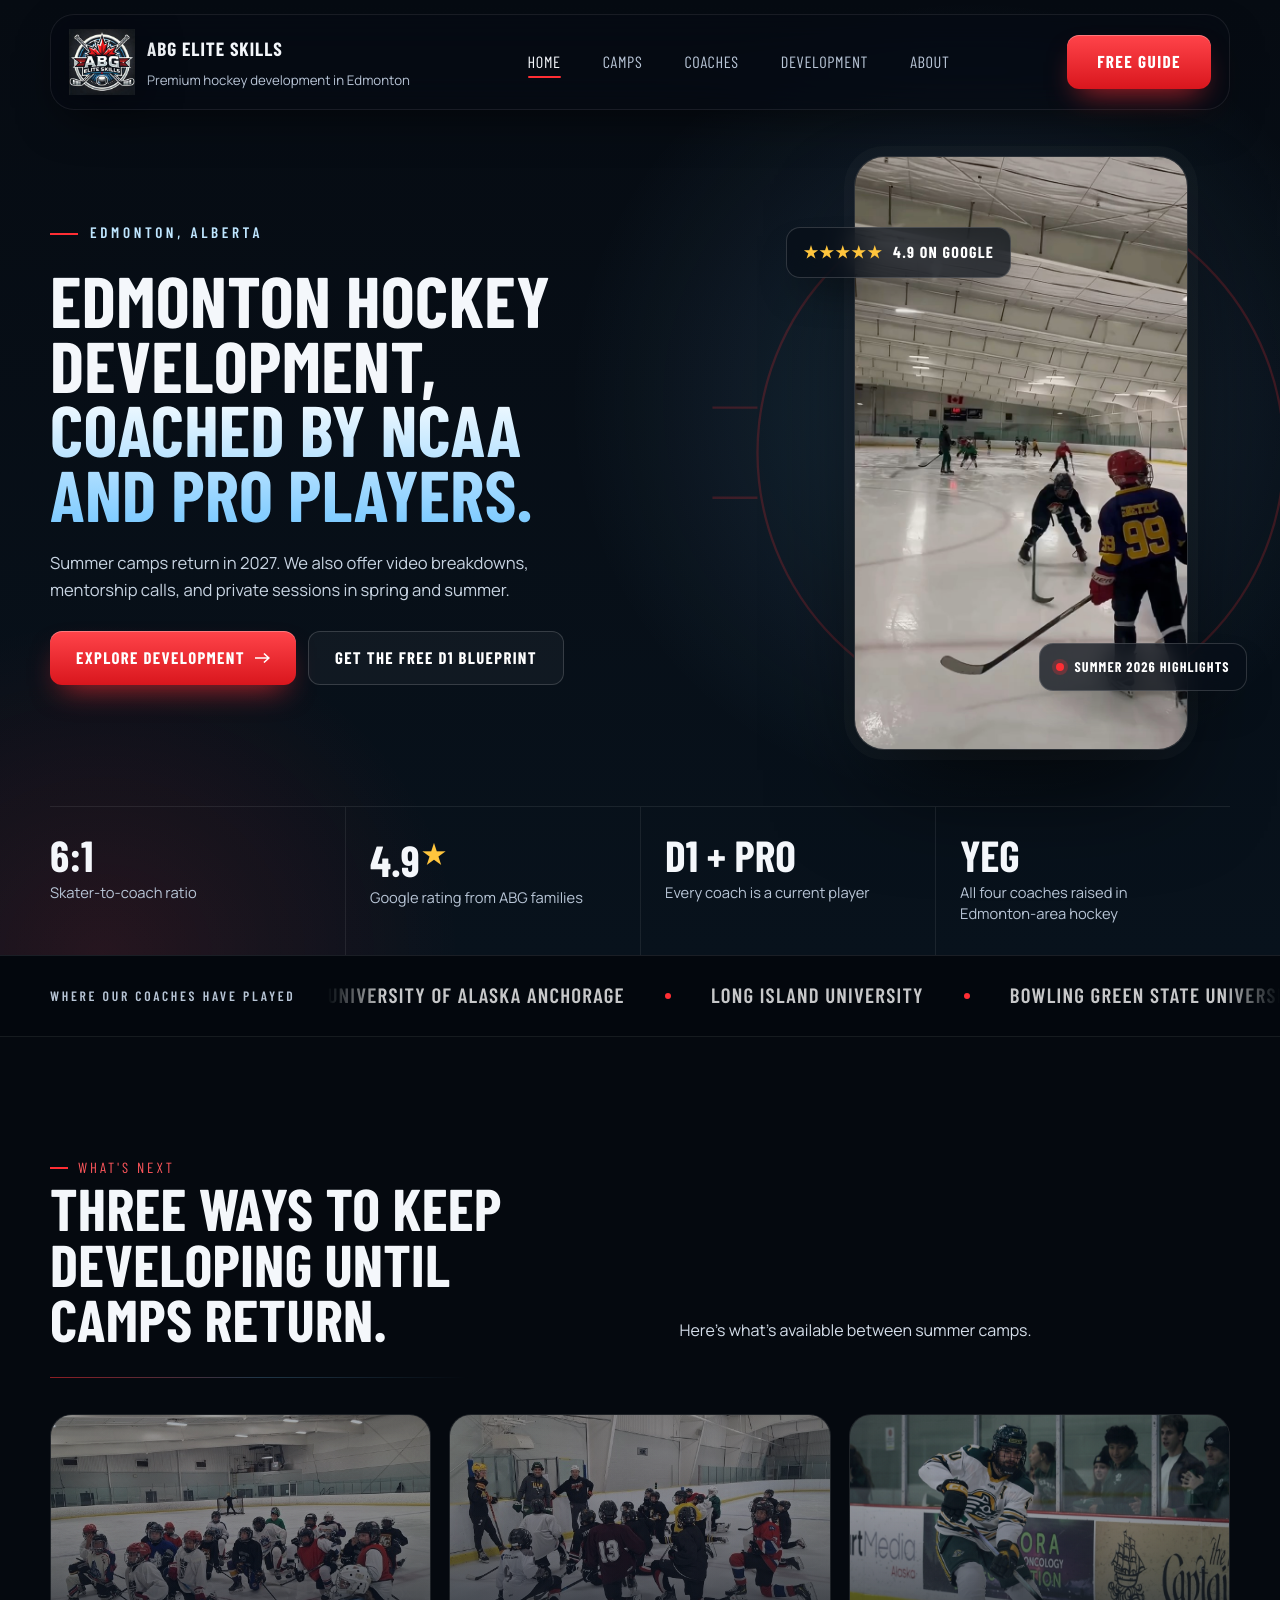
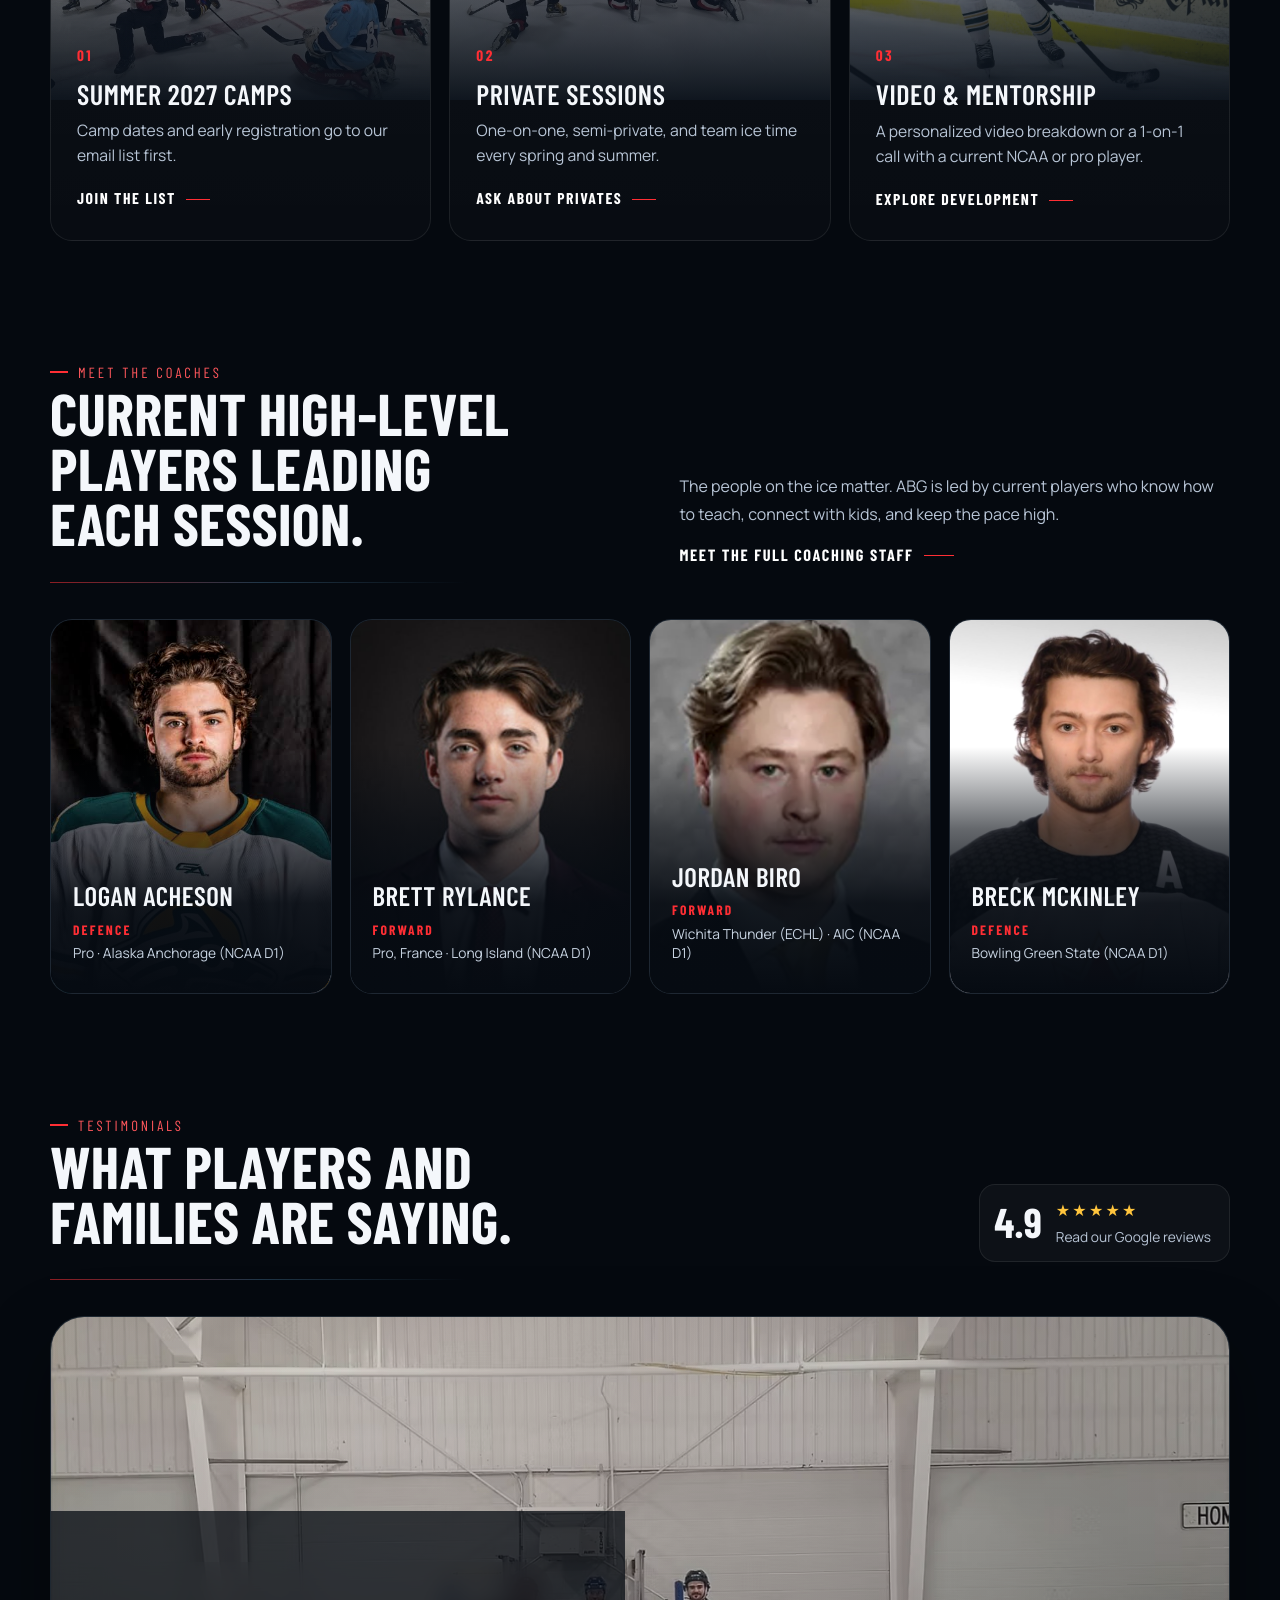
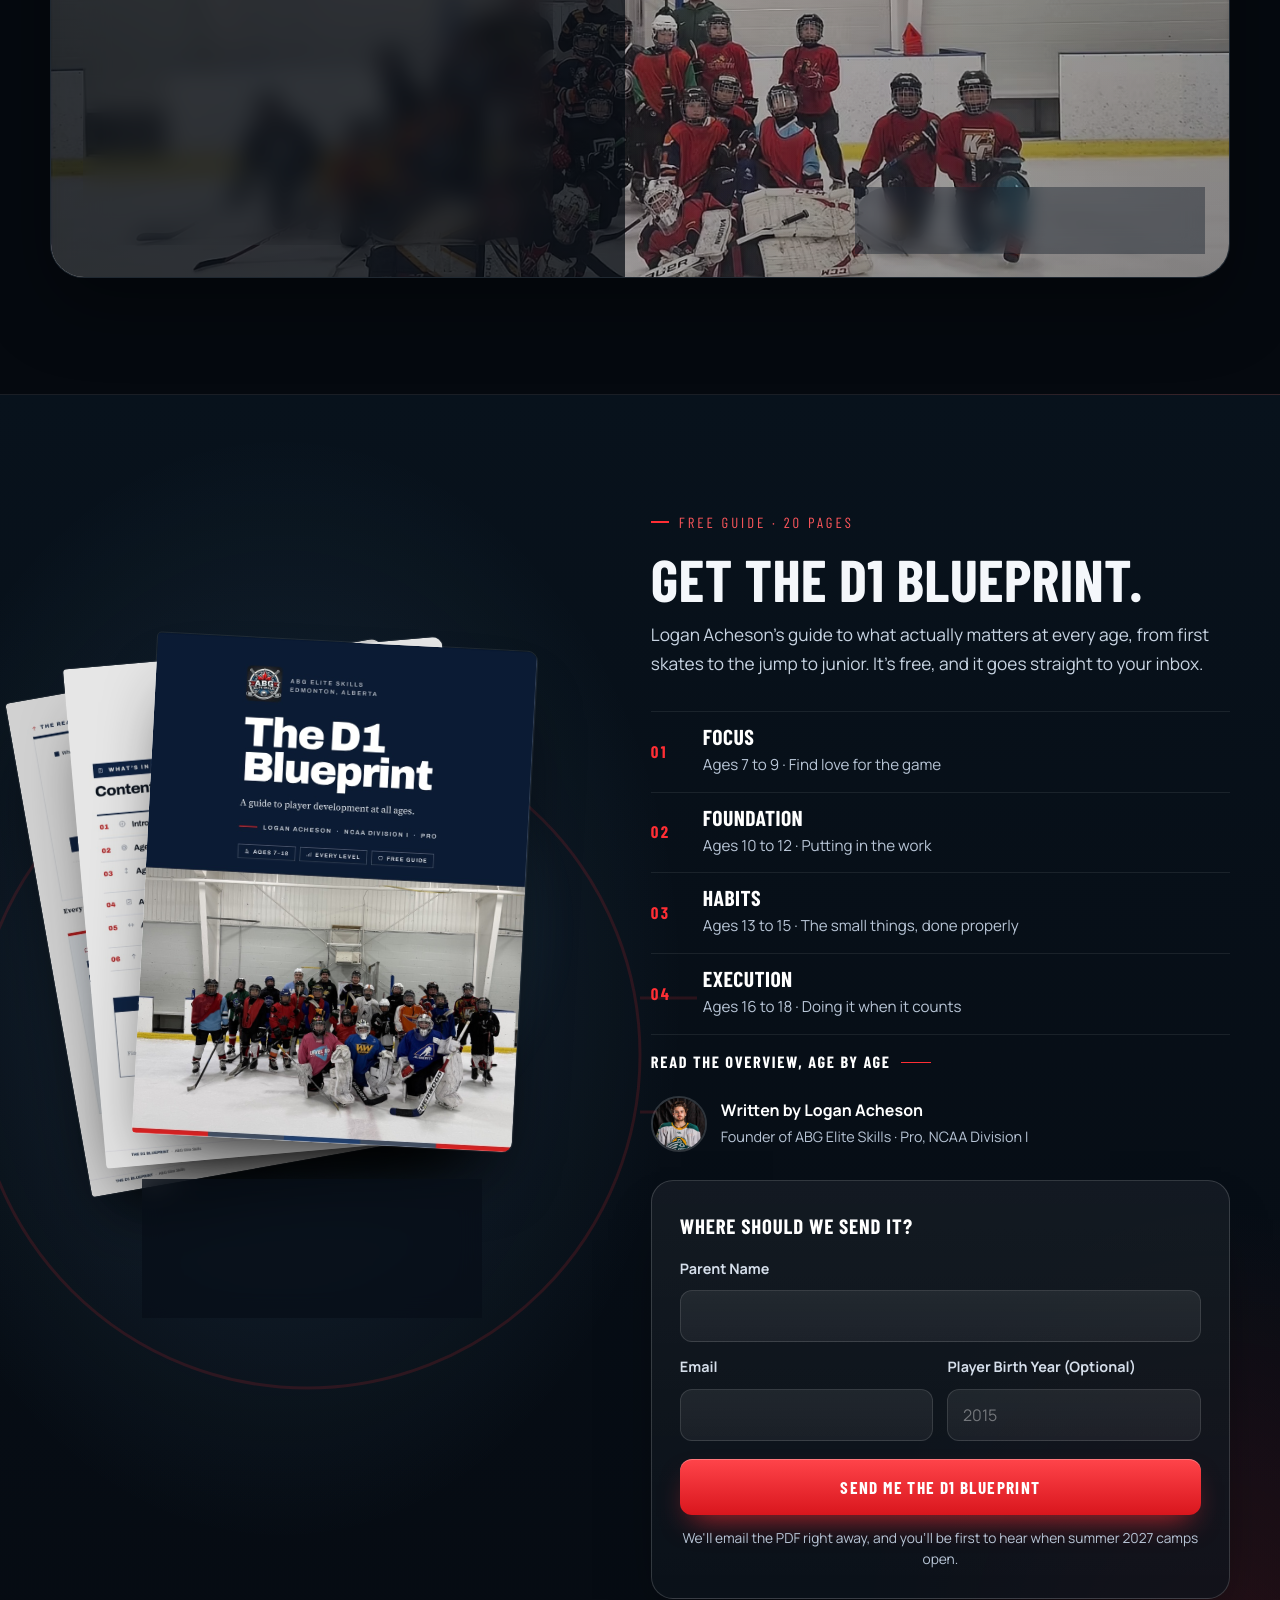
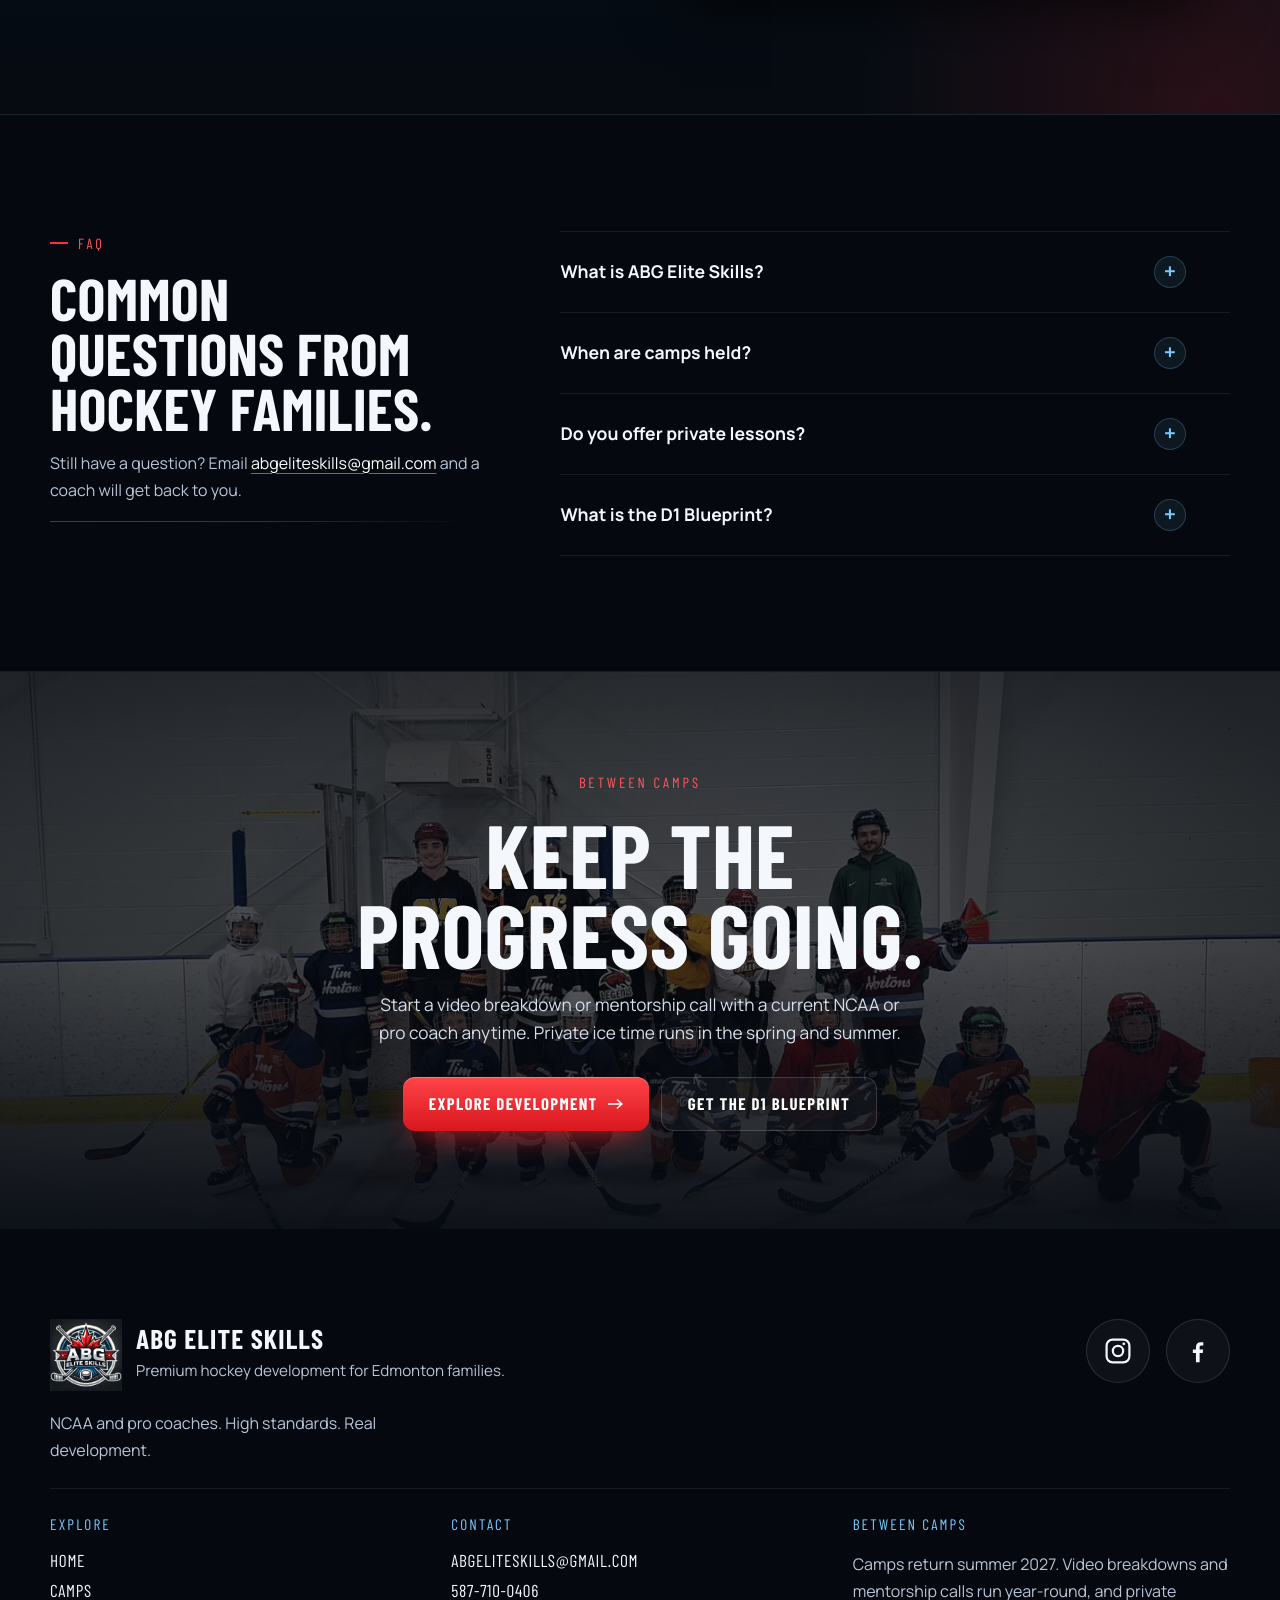
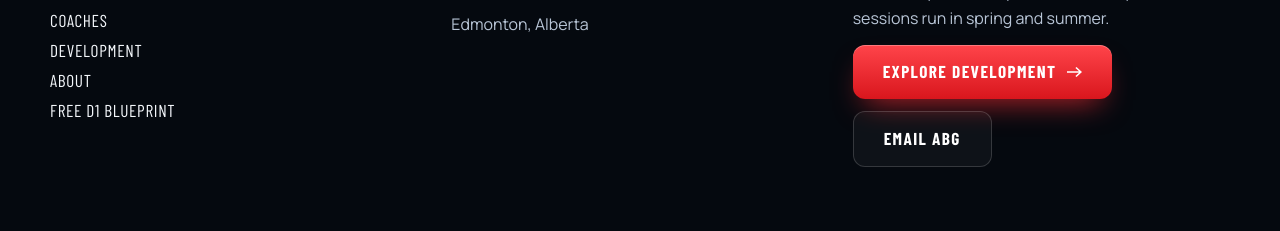
<file: index.html>
<!DOCTYPE html>
<html lang="en">
  <head>
    <meta charset="UTF-8" />
    <meta name="viewport" content="width=device-width, initial-scale=1.0" />
    <title>Edmonton Hockey Camps &amp; Skills Training | ABG Elite Skills</title>
    <meta
      name="description"
      content="Edmonton hockey camps and skills training led by current NCAA Division I and pro players. 6:1 skater-to-coach ratio. Summer 2027 camps are on the way."
    />
    <meta
      name="robots"
      content="index, follow, max-snippet:-1, max-image-preview:large, max-video-preview:-1"
    />
    <link rel="canonical" href="https://abgeliteskills.com/" />
    <meta property="og:type" content="website" />
    <meta property="og:site_name" content="ABG Elite Skills" />
    <meta property="og:title" content="Edmonton Hockey Camps &amp; Skills Training | ABG Elite Skills" />
    <meta
      property="og:description"
      content="Edmonton hockey camps and skills training led by current NCAA Division I and pro players. 6:1 skater-to-coach ratio. Summer 2027 camps are on the way."
    />
    <meta property="og:url" content="https://abgeliteskills.com/" />
    <meta
      property="og:image"
      content="https://abgeliteskills.com/assets/web/og-share.jpg"
    />
    <meta name="twitter:card" content="summary_large_image" />
    <meta name="twitter:title" content="Edmonton Hockey Camps &amp; Skills Training | ABG Elite Skills" />
    <meta
      name="twitter:description"
      content="Edmonton hockey camps and skills training led by current NCAA Division I and pro players. 6:1 skater-to-coach ratio. Summer 2027 camps are on the way."
    />
    <meta
      name="twitter:image"
      content="https://abgeliteskills.com/assets/web/og-share.jpg"
    />
    <script type="application/ld+json">
{
  "@context": "https://schema.org",
  "@graph": [
    {
      "@type": "SportsOrganization",
      "@id": "https://abgeliteskills.com/#organization",
      "name": "ABG Elite Skills",
      "url": "https://abgeliteskills.com/",
      "logo": "https://abgeliteskills.com/assets/abg-elite-skills-logo.webp",
      "telephone": "+1-587-710-0406",
      "description": "ABG Elite Skills is an Edmonton hockey development program run by current NCAA Division I and pro players. It offers summer hockey camps, hockey video breakdowns and mentorship calls, and private sessions in spring and summer, with a 6:1 skater-to-coach ratio.",
      "email": "abgeliteskills@gmail.com",
      "priceRange": "$$",
      "areaServed": {
        "@type": "City",
        "name": "Edmonton"
      },
      "knowsAbout": [
        "Edmonton hockey camps",
        "hockey skills training",
        "hockey video analysis",
        "hockey mentorship",
        "body contact hockey prep",
        "position-specific hockey training",
        "private hockey coaching"
      ],
      "makesOffer": [
        {
          "@type": "Offer",
          "name": "Edmonton summer hockey camps",
          "category": "Hockey camp",
          "areaServed": "Edmonton, Alberta"
        },
        {
          "@type": "Offer",
          "name": "Hockey IQ Video Breakdown",
          "price": "100",
          "priceCurrency": "CAD",
          "url": "https://abgeliteskills.com/development"
        },
        {
          "@type": "Offer",
          "name": "Hockey Mentorship Call",
          "price": "60",
          "priceCurrency": "CAD",
          "url": "https://abgeliteskills.com/development"
        },
        {
          "@type": "Offer",
          "name": "Private hockey sessions",
          "category": "Private coaching",
          "areaServed": "Edmonton, Alberta"
        }
      ],
      "sameAs": [
        "https://www.instagram.com/abg_eliteskills/",
        "https://www.facebook.com/people/ABG-Elite-Skills/61557583743924/",
        "https://maps.google.com/?cid=10128230864756397997"
      ],
      "contactPoint": [
        {
          "@type": "ContactPoint",
          "contactType": "customer support",
          "email": "abgeliteskills@gmail.com",
          "telephone": "+1-587-710-0406",
          "availableLanguage": [
            "en"
          ]
        }
      ],
      "address": {
        "@type": "PostalAddress",
        "addressLocality": "Edmonton",
        "addressRegion": "AB",
        "addressCountry": "CA"
      },
      "location": {
        "@type": "Place",
        "name": "KC Twin Arenas",
        "address": {
          "@type": "PostalAddress",
          "streetAddress": "13160 140 Avenue NW",
          "addressLocality": "Edmonton",
          "addressRegion": "AB",
          "addressCountry": "CA"
        }
      },
      "founder": {
        "@type": "Person",
        "name": "Logan Acheson",
        "url": "https://abgeliteskills.com/coaches"
      }
    },
    {
      "@type": "WebSite",
      "@id": "https://abgeliteskills.com/#website",
      "url": "https://abgeliteskills.com/",
      "name": "ABG Elite Skills",
      "publisher": {
        "@id": "https://abgeliteskills.com/#organization"
      }
    },
    {
      "@type": "WebPage",
      "@id": "https://abgeliteskills.com/#webpage",
      "url": "https://abgeliteskills.com/",
      "name": "Edmonton Hockey Camps & Skills Training | ABG Elite Skills",
      "description": "Edmonton hockey camps and skills training led by current NCAA Division I and pro players. 6:1 skater-to-coach ratio. Summer 2027 camps are on the way.",
      "isPartOf": {
        "@id": "https://abgeliteskills.com/#website"
      },
      "about": {
        "@id": "https://abgeliteskills.com/#organization"
      },
      "primaryImageOfPage": {
        "@type": "ImageObject",
        "url": "https://abgeliteskills.com/assets/web/og-share.jpg"
      }
    },
    {
      "@type": "FAQPage",
      "@id": "https://abgeliteskills.com/#faq",
      "mainEntity": [
        {
          "@type": "Question",
          "name": "What is ABG Elite Skills?",
          "acceptedAnswer": {
            "@type": "Answer",
            "text": "ABG Elite Skills is an Edmonton hockey development program run by current NCAA Division I and professional hockey players. We run summer camps with a 6:1 skater-to-coach ratio, video breakdowns and mentorship calls, and private sessions in spring and summer."
          }
        },
        {
          "@type": "Question",
          "name": "When are camps held?",
          "acceptedAnswer": {
            "@type": "Answer",
            "text": "Camps run in the summer only. Every ABG coach is a current NCAA or pro player, so from fall through winter we're away playing our own seasons. Summer 2027 dates and early registration go to our email list first. Most camps run at KC Twin Arenas, 13160 140 Avenue NW, in north Edmonton."
          }
        },
        {
          "@type": "Question",
          "name": "Do you offer private lessons?",
          "acceptedAnswer": {
            "@type": "Answer",
            "text": "Yes. Private, semi-private, and team sessions run in the spring and summer, when our coaches are home in Edmonton. Email abgeliteskills@gmail.com for rates and availability."
          }
        },
        {
          "@type": "Question",
          "name": "What is the D1 Blueprint?",
          "acceptedAnswer": {
            "@type": "Answer",
            "text": "A free guide by Logan Acheson on what matters for player development at every age from 7 to 18, from building focus early to handling the jump to junior. Enter your email above and we'll send it to you."
          }
        }
      ]
    }
  ]
}
    </script>
    <link rel="preconnect" href="https://fonts.googleapis.com" />
    <link rel="preconnect" href="https://fonts.gstatic.com" crossorigin />
    <link
      href="https://fonts.googleapis.com/css2?family=Barlow+Condensed:wght@500;600;700&family=Manrope:wght@400;500;600;700;800&display=swap"
      rel="stylesheet"
    />
    <link rel="icon" href="./assets/favicon-64.png" type="image/png" />
    <link rel="stylesheet" href="./styles.css?v=20260814-winter-mode-74" />
    <link rel="stylesheet" href="./design.css?v=20260814-winter-mode-74" />
    <script>
      if (/(^|\.)abgeliteskills\.com$/.test(location.hostname)) {
      !function(f,b,e,v,n,t,s){if(f.fbq)return;n=f.fbq=function(){n.callMethod?
      n.callMethod.apply(n,arguments):n.queue.push(arguments)};if(!f._fbq)f._fbq=n;
      n.push=n;n.loaded=!0;n.version='2.0';n.queue=[];t=b.createElement(e);t.async=!0;
      t.src=v;s=b.getElementsByTagName(e)[0];s.parentNode.insertBefore(t,s)}(window,
      document,'script','https://connect.facebook.net/en_US/fbevents.js');
      fbq('init','1987066045263331');fbq('track','PageView');
      }
    </script>
    <noscript><img height="1" width="1" style="display:none" src="https://www.facebook.com/tr?id=1987066045263331&ev=PageView&noscript=1"/></noscript>
  </head>
  <body data-page="home">
    <div class="site-bg"></div>
    <div class="page-shell">
      <header class="site-header">
        <a class="brand" href="./index.html" aria-label="ABG Elite Skills home">
          <img
            class="brand-logo"
            src="./assets/abg-elite-skills-logo-192.jpg"
            alt="ABG Elite Skills logo"
          />
          <span class="brand-text">
            <strong>ABG Elite Skills</strong>
            <small>Premium hockey development in Edmonton</small>
          </span>
        </a>

        <button class="nav-toggle" type="button" aria-expanded="false" aria-label="Open menu">
          <span></span>
          <span></span>
        </button>

        <nav class="site-nav" aria-label="Primary">
          <a class="nav-link active" href="./index.html">Home</a>
          <a class="nav-link" href="./camps.html">Camps</a>
          <a class="nav-link" href="./coaches.html">Coaches</a>
          <a class="nav-link" href="./development.html">Development</a>
          <a class="nav-link" href="./about.html">About</a>
        </nav>

        <a class="button button-small" href="./d1-blueprint.html">Free Guide</a>
      </header>

      <main>
        <section class="home-hero" aria-labelledby="home-hero-title">
          <div class="home-hero-inner">
            <div class="home-hero-copy">
              <p class="home-hero-kicker">Edmonton, Alberta</p>
              <h1 id="home-hero-title">
                Edmonton Hockey Development,
                <span class="home-hero-accent">Coached By NCAA And Pro Players.</span>
              </h1>
              <p class="home-hero-text">
                Summer camps return in 2027. We also offer video breakdowns, mentorship calls, and private sessions in spring and summer.
              </p>
              <div class="home-hero-actions">
                <a
                  class="button"
                  href="./development.html"
                  data-track-event="homepage_development_click"
                  data-track-placement="home_hero"
                >Explore Development</a>
                <a
                  class="button button-secondary"
                  href="#stay-in-touch"
                  data-track-event="homepage_stay_in_touch_click"
                  data-track-placement="home_hero"
                >Get The Free D1 Blueprint</a>
              </div>
            </div>
            <div class="home-hero-visual">
              <svg class="rink-circle home-hero-rink" viewBox="0 0 600 600" aria-hidden="true" focusable="false">
                <circle cx="300" cy="300" r="222" />
                <circle class="rink-dot" cx="300" cy="300" r="10" />
                <path d="M78 262H40M78 338H40M522 262h38M522 338h38M284 288h-26m26 0v-18M316 288h26m-26 0v-18M284 312h-26m26 0v18M316 312h26m-26 0v18" />
              </svg>
              <div class="home-hero-media">
                <video
                  class="home-hero-video"
                  autoplay
                  muted
                  loop
                  playsinline
                  preload="metadata"
                  poster="./assets/hero-video-poster.jpg"
                  aria-label="ABG Elite Skills summer 2026 camp highlights"
                >
                  <source src="./assets/camp-highlights-2026.mp4" type="video/mp4" />
                </video>
              </div>
              <p class="hero-chip hero-chip-rating">
                <span class="hero-chip-stars" aria-hidden="true">&#9733;&#9733;&#9733;&#9733;&#9733;</span>
                <span>4.9 on Google</span>
              </p>
              <p class="hero-chip hero-chip-caption"><span class="hero-chip-dot" aria-hidden="true"></span>Summer 2026 highlights</p>
            </div>
          </div>
          <dl class="home-hero-stats">
            <div class="home-hero-stat">
              <dt>6:1</dt>
              <dd>Skater-to-coach ratio</dd>
            </div>
            <div class="home-hero-stat">
              <dt>4.9<span aria-hidden="true">&#9733;</span></dt>
              <dd>Google rating from ABG families</dd>
            </div>
            <div class="home-hero-stat">
              <dt>D1 + Pro</dt>
              <dd>Every coach is a current player</dd>
            </div>
            <div class="home-hero-stat">
              <dt>YEG</dt>
              <dd>All four coaches raised in Edmonton-area hockey</dd>
            </div>
          </dl>
        </section>

        <section class="credential-strip" aria-label="Where ABG coaches have played">
          <p class="credential-strip-label">Where our coaches have played</p>
          <div class="credential-viewport">
            <div class="credential-track">
              <ul class="credential-list">
                <li>University of Alaska Anchorage</li>
                <li>Long Island University</li>
                <li>Bowling Green State University</li>
                <li>American International College</li>
                <li>Wichita Thunder</li>
                <li>Ligue Magnus</li>
                <li>Greensboro Gargoyles</li>
                <li>Spruce Grove Saints</li>
                <li>Chilliwack Chiefs</li>
              </ul>
              <ul class="credential-list" aria-hidden="true">
                <li>University of Alaska Anchorage</li>
                <li>Long Island University</li>
                <li>Bowling Green State University</li>
                <li>American International College</li>
                <li>Wichita Thunder</li>
                <li>Ligue Magnus</li>
                <li>Greensboro Gargoyles</li>
                <li>Spruce Grove Saints</li>
                <li>Chilliwack Chiefs</li>
              </ul>
            </div>
          </div>
        </section>

        <section class="section reveal" aria-labelledby="whats-next-title">
          <div class="section-heading split-heading">
            <div>
              <p class="eyebrow">What's Next</p>
              <h2 id="whats-next-title">Three ways to keep developing until camps return.</h2>
            </div>
            <p>
              Here's what's available between summer camps.
            </p>
          </div>
          <div class="path-grid">
            <a class="path-card" href="#stay-in-touch">
              <div class="path-card-media">
                <img src="./assets/web/camp-group-kneel-600.jpg" srcset="./assets/web/camp-group-kneel-600.jpg 600w, ./assets/web/camp-group-kneel.jpg 1200w" sizes="(max-width: 860px) 40vw, 380px" alt="Players kneeling on the ice for instruction at an ABG summer camp" loading="lazy" decoding="async" />
              </div>
              <div class="path-card-body">
                <span class="path-card-index">01</span>
                <h3>Summer 2027 Camps</h3>
                <p>Camp dates and early registration go to our email list first.</p>
                <span class="path-card-link">Join the list</span>
              </div>
            </a>
            <a class="path-card" href="mailto:abgeliteskills@gmail.com?subject=Private%20Session%20Inquiry">
              <div class="path-card-media">
                <img src="./assets/web/camp-coaches-teaching-600.jpg" srcset="./assets/web/camp-coaches-teaching-600.jpg 600w, ./assets/web/camp-coaches-teaching.jpg 1200w" sizes="(max-width: 860px) 40vw, 380px" alt="ABG coaches teaching a group of players on the ice" loading="lazy" decoding="async" />
              </div>
              <div class="path-card-body">
                <span class="path-card-index">02</span>
                <h3>Private Sessions</h3>
                <p>One-on-one, semi-private, and team ice time every spring and summer.</p>
                <span class="path-card-link">Ask about privates</span>
              </div>
            </a>
            <a class="path-card" href="./development.html">
              <div class="path-card-media">
                <img src="./assets/web/logan-uaa-game-1000.jpg" srcset="./assets/web/logan-uaa-game-1000.jpg 1000w, ./assets/web/logan-uaa-game.jpg 2000w" sizes="(max-width: 860px) 40vw, 380px" alt="Logan Acheson playing defence for the University of Alaska Anchorage" loading="lazy" decoding="async" />
              </div>
              <div class="path-card-body">
                <span class="path-card-index">03</span>
                <h3>Video &amp; Mentorship</h3>
                <p>A personalized video breakdown or a <span class="nowrap">1-on-1</span> call with a current NCAA or pro player.</p>
                <span class="path-card-link">Explore development</span>
              </div>
            </a>
          </div>
        </section>

        <section class="section reveal coaches-home-section" aria-labelledby="coaches-home-title">
          <div class="section-heading split-heading">
            <div>
              <p class="eyebrow">Meet The Coaches</p>
              <h2 id="coaches-home-title">Current high-level players leading each session.</h2>
            </div>
            <div class="split-heading-aside">
              <p>
                The people on the ice matter. ABG is led by current players who know how to teach,
                connect with kids, and keep the pace high.
              </p>
              <a class="arrow-link" href="./coaches.html">Meet the full coaching staff</a>
            </div>
          </div>
          <div class="coach-preview-grid" data-coach-grid="featured"><!-- prerendered from data.js by tools/prerender.mjs -->
<article class="coach-card">
      <div class="coach-card-media">
        <img
          src="./assets/logan-acheson-headshot.jpeg"
          alt="Logan Acheson headshot"
          loading="lazy"
          decoding="async"
          style="--coach-preview-position: center 20%; --coach-preview-mobile-position: center 15%;"
        />
      </div>
      <div class="coach-card-body">
        <p class="program-month coach-origin">KC<br />Minor Hockey</p>
        <h3 class="coach-name">Logan Acheson</h3>
        <p class="coach-role">
    <span class="coach-position">Defence</span>
    <span class="coach-teamline">Pro · Alaska Anchorage (NCAA D1)</span>
  </p>
        <p class="coach-summary">Logan brings a two-way defenceman’s lens to the ice, with a focus on mobility, habits, and game intelligence.</p>
      </div>
    </article>
  
    <article class="coach-card">
      <div class="coach-card-media">
        <img
          src="./assets/coach-brett-rylance-headshot.jpg"
          alt="Brett Rylance headshot"
          loading="lazy"
          decoding="async"
          style="--coach-preview-position: center 18%; --coach-preview-mobile-position: center 13%;"
        />
      </div>
      <div class="coach-card-body">
        <p class="program-month coach-origin">KC<br />Minor Hockey</p>
        <h3 class="coach-name">Brett Rylance</h3>
        <p class="coach-role">
    <span class="coach-position">Forward</span>
    <span class="coach-teamline">Pro, France · Long Island (NCAA D1)</span>
  </p>
        <p class="coach-summary">Brett emphasizes speed, transition, offensive confidence, and the awareness needed to create at pace.</p>
      </div>
    </article>
  
    <article class="coach-card">
      <div class="coach-card-media">
        <img
          src="./assets/coach-jordan-biro-headshot.jpg"
          alt="Jordan Biro headshot"
          loading="lazy"
          decoding="async"
          style="--coach-preview-position: center 17%; --coach-preview-mobile-position: center 12%;"
        />
      </div>
      <div class="coach-card-body">
        <p class="program-month coach-origin">Sherwood Park<br />Minor Hockey</p>
        <h3 class="coach-name">Jordan Biro</h3>
        <p class="coach-role">
    <span class="coach-position">Forward</span>
    <span class="coach-teamline">Wichita Thunder (ECHL) · AIC (NCAA D1)</span>
  </p>
        <p class="coach-summary">Jordan brings an offensive, deceptive skill lens rooted in creativity, puck control, and small-area play.</p>
      </div>
    </article>
  
    <article class="coach-card">
      <div class="coach-card-media">
        <img
          src="./assets/coach-breck-mckinley-headshot.jpg"
          alt="Breck McKinley headshot"
          loading="lazy"
          decoding="async"
          style="--coach-preview-position: center 15%; --coach-preview-mobile-position: center 10%;"
        />
      </div>
      <div class="coach-card-body">
        <p class="program-month coach-origin">St. Albert<br />Minor Hockey</p>
        <h3 class="coach-name">Breck McKinley</h3>
        <p class="coach-role">
    <span class="coach-position">Defence</span>
    <span class="coach-teamline">Bowling Green State (NCAA D1)</span>
  </p>
        <p class="coach-summary">Breck focuses on puck-moving detail, positioning, mobility, and modern defenceman habits.</p>
      </div>
    </article>
<!-- /prerendered --></div>
        </section>

        <section class="section reveal">
          <div class="section-heading split-heading">
            <div>
              <p class="eyebrow">Testimonials</p>
              <h2>What players and families are saying.</h2>
            </div>
            <a class="rating-badge" href="https://maps.google.com/?cid=10128230864756397997" target="_blank" rel="noreferrer">
              <span class="rating-score">4.9</span>
              <span class="rating-meta">
                <span class="rating-stars" aria-hidden="true">&#9733;&#9733;&#9733;&#9733;&#9733;</span>
                <span class="rating-label">Read our Google reviews</span>
              </span>
            </a>
          </div>
          <div class="testimonial-slider" data-testimonial-slider="featured"><!-- prerendered from data.js by tools/prerender.mjs -->
<div class="testimonial-carousel">
      <div class="testimonial-track" data-testimonial-track>
        
        <article class="testimonial-slide" data-testimonial-slide="0">
          <div class="testimonial-slide-image">
            <img src="./assets/Aug%20Image.avif" alt="Marni W. testimonial background" decoding="async" />
          </div>
          <div class="testimonial-slide-panel">
            <blockquote>I have the highest praise for Logan and his camps and direct coaching sessions! His attention to detail is almost unbelievable.</blockquote>
            <div class="testimonial-attribution">
              <p class="quote-credit">Marni W.</p>
              <p class="testimonial-meta">Parent • Google review</p>
            </div>
          </div>
        </article>
      
        <article class="testimonial-slide" data-testimonial-slide="1">
          <div class="testimonial-slide-image">
            <img src="./assets/July%20Image%20.avif" alt="Adriana E. testimonial background" loading="lazy" decoding="async" />
          </div>
          <div class="testimonial-slide-panel">
            <blockquote>My son loved these development camps. They were challenging, engaging and fun. The leadership and skill levels were fantastic.</blockquote>
            <div class="testimonial-attribution">
              <p class="quote-credit">Adriana E.</p>
              <p class="testimonial-meta">Parent • Google review</p>
            </div>
          </div>
        </article>
      
        <article class="testimonial-slide" data-testimonial-slide="2">
          <div class="testimonial-slide-image">
            <img src="./assets/web/camp-group-kneel.jpg" alt="Cameron Olson testimonial background" loading="lazy" decoding="async" />
          </div>
          <div class="testimonial-slide-panel">
            <blockquote>The games were really fun, the coaches had a good attitude, and they pushed my potential at the camp. It was fun, but we also worked hard. I would do that camp again.</blockquote>
            <div class="testimonial-attribution">
              <p class="quote-credit">Cameron Olson</p>
              <p class="testimonial-meta">Player • KC U11 HADP Cougars</p>
            </div>
          </div>
        </article>
      
        <article class="testimonial-slide" data-testimonial-slide="3">
          <div class="testimonial-slide-image">
            <img src="./assets/Position%20Specific%20Image.avif" alt="Meagan O. testimonial background" loading="lazy" decoding="async" />
          </div>
          <div class="testimonial-slide-panel">
            <blockquote>The kids had an amazing time, and Logan and his team did such a great job making an effort with each player on the ice.</blockquote>
            <div class="testimonial-attribution">
              <p class="quote-credit">Meagan O.</p>
              <p class="testimonial-meta">Parent • Google review</p>
            </div>
          </div>
        </article>
      
        <article class="testimonial-slide" data-testimonial-slide="4">
          <div class="testimonial-slide-image">
            <img src="./assets/web/camp-coaches-teaching.jpg" alt="Ron K. testimonial background" loading="lazy" decoding="async" />
          </div>
          <div class="testimonial-slide-panel">
            <blockquote>My son has always enjoyed these camps. This will be his 3rd year as a returning player.</blockquote>
            <div class="testimonial-attribution">
              <p class="quote-credit">Ron K.</p>
              <p class="testimonial-meta">Parent • Google review</p>
            </div>
          </div>
        </article>
      
        <article class="testimonial-slide" data-testimonial-slide="5">
          <div class="testimonial-slide-image">
            <img src="./assets/web/camp-huddle.jpg" alt="Yic C. testimonial background" loading="lazy" decoding="async" />
          </div>
          <div class="testimonial-slide-panel">
            <blockquote>One of the best camps in Edmonton. Thanks coach Logan and team.</blockquote>
            <div class="testimonial-attribution">
              <p class="quote-credit">Yic C.</p>
              <p class="testimonial-meta">Google review</p>
            </div>
          </div>
        </article>
      
      </div>
      <div class="testimonial-controls">
        <button class="testimonial-arrow" type="button" data-testimonial-arrow="prev" aria-label="Previous testimonial">Prev</button>
        <div class="testimonial-dots">
        <button
          class="testimonial-dot is-active"
          type="button"
          aria-label="Show testimonial 1"
          data-testimonial-dot="0"
        ></button>
      
        <button
          class="testimonial-dot"
          type="button"
          aria-label="Show testimonial 2"
          data-testimonial-dot="1"
        ></button>
      
        <button
          class="testimonial-dot"
          type="button"
          aria-label="Show testimonial 3"
          data-testimonial-dot="2"
        ></button>
      
        <button
          class="testimonial-dot"
          type="button"
          aria-label="Show testimonial 4"
          data-testimonial-dot="3"
        ></button>
      
        <button
          class="testimonial-dot"
          type="button"
          aria-label="Show testimonial 5"
          data-testimonial-dot="4"
        ></button>
      
        <button
          class="testimonial-dot"
          type="button"
          aria-label="Show testimonial 6"
          data-testimonial-dot="5"
        ></button>
      </div>
        <button class="testimonial-arrow" type="button" data-testimonial-arrow="next" aria-label="Next testimonial">Next</button>
      </div>
    </div>
<!-- /prerendered --></div>
        </section>

        <section id="stay-in-touch" class="blueprint-band reveal" aria-labelledby="blueprint-title">
          <svg class="rink-circle blueprint-band-rink" viewBox="0 0 600 600" aria-hidden="true" focusable="false">
            <circle cx="300" cy="300" r="222" />
            <circle class="rink-dot" cx="300" cy="300" r="10" />
            <path d="M78 262H40M78 338H40M522 262h38M522 338h38M284 288h-26m26 0v-18M316 288h26m-26 0v-18M284 312h-26m26 0v18M316 312h26m-26 0v18" />
          </svg>
          <div class="blueprint-inner">
            <div class="blueprint-head">
              <p class="eyebrow">Free Guide &middot; 20 Pages</p>
              <h2 id="blueprint-title">Get The D1 Blueprint.</h2>
              <p class="blueprint-intro">
                Logan Acheson's guide to what actually matters at every age, from first skates to the jump to
                junior. It's free, and it goes straight to your inbox.
              </p>
            </div>

            <div class="blueprint-showcase">
              <div class="blueprint-stack">
                <img
                  class="blueprint-page blueprint-page-back"
                  src="./assets/web/d1-blueprint-page-19.jpg"
                  width="900"
                  height="1165"
                  alt=""
                  loading="lazy"
                  decoding="async"
                />
                <img
                  class="blueprint-page blueprint-page-middle"
                  src="./assets/web/d1-blueprint-page-2.jpg"
                  width="900"
                  height="1165"
                  alt=""
                  loading="lazy"
                  decoding="async"
                />
                <img
                  class="blueprint-page blueprint-page-cover"
                  src="./assets/web/d1-blueprint-cover.jpg"
                  width="900"
                  height="1187"
                  alt="Cover of The D1 Blueprint, a guide to player development at all ages by Logan Acheson"
                  loading="lazy"
                  decoding="async"
                />
              </div>
              <figure class="blueprint-quote">
                <blockquote>None of these require exceptional skill. They're choices.</blockquote>
                <figcaption>From The D1 Blueprint, page 10</figcaption>
              </figure>
            </div>

            <ol class="blueprint-stages" aria-label="What the D1 Blueprint covers">
              <li>
                <span class="blueprint-stage-number">01</span>
                <span class="blueprint-stage-text"><strong>Focus</strong>Ages 7 to 9 &middot; Find love for the game</span>
              </li>
              <li>
                <span class="blueprint-stage-number">02</span>
                <span class="blueprint-stage-text"><strong>Foundation</strong>Ages 10 to 12 &middot; Putting in the work</span>
              </li>
              <li>
                <span class="blueprint-stage-number">03</span>
                <span class="blueprint-stage-text"><strong>Habits</strong>Ages 13 to 15 &middot; The small things, done properly</span>
              </li>
              <li>
                <span class="blueprint-stage-number">04</span>
                <span class="blueprint-stage-text"><strong>Execution</strong>Ages 16 to 18 &middot; Doing it when it counts</span>
              </li>
            </ol>

            <a class="arrow-link blueprint-overview-link" href="./d1-blueprint.html">Read the overview, age by age</a>

            <div class="blueprint-author">
              <img src="./assets/logan-acheson-headshot.jpeg" width="56" height="56" alt="Logan Acheson" loading="lazy" decoding="async" />
              <p><strong>Written by Logan Acheson</strong><span>Founder of ABG Elite Skills &middot; Pro, NCAA Division I</span></p>
            </div>

            <form class="stay-in-touch-form blueprint-form" data-blueprint-form novalidate>
              <p class="blueprint-form-title">Where should we send it?</p>
              <div class="form-grid">
                <label class="form-field form-field-full">
                  <span>Parent Name</span>
                  <input type="text" name="parent-name" autocomplete="name" required />
                </label>
                <label class="form-field">
                  <span>Email</span>
                  <input type="email" name="email" autocomplete="email" required />
                </label>
                <label class="form-field">
                  <span>Player Birth Year (Optional)</span>
                  <input
                    type="number"
                    name="player-birth-year"
                    inputmode="numeric"
                    min="2000"
                    placeholder="2015"
                  />
                </label>
              </div>
              <button
                class="button blueprint-submit"
                type="submit"
                data-track-event="homepage_stay_in_touch_submit_click"
                data-track-placement="stay_in_touch"
              >Send Me The D1 Blueprint</button>
              <p class="blueprint-fineprint">We'll email the PDF right away, and you'll be first to hear when summer 2027 camps open.</p>
              <p class="stay-in-touch-notice" data-blueprint-notice role="status" aria-live="polite" hidden></p>
            </form>
          </div>
        </section>

        <section id="faq" class="section reveal faq-section">
          <div class="section-heading faq-heading">
            <p class="eyebrow">FAQ</p>
            <h2>Common questions from hockey families.</h2>
            <p>Still have a question? Email <a href="mailto:abgeliteskills@gmail.com">abgeliteskills@gmail.com</a> and a coach will get back to you.</p>
          </div>
          <div class="faq-list">
            <details class="camp-more faq-item">
              <summary>What is ABG Elite Skills?</summary>
              <p class="camp-description">ABG Elite Skills is an Edmonton hockey development program run by current NCAA Division I and professional hockey players. We run summer camps with a 6:1 skater-to-coach ratio, video breakdowns and mentorship calls, and private sessions in spring and summer.</p>
            </details>
            <details class="camp-more faq-item">
              <summary>When are camps held?</summary>
              <p class="camp-description">Camps run in the summer only. Every ABG coach is a current NCAA or pro player, so from fall through winter we&#x27;re away playing our own seasons. Summer 2027 dates and early registration go to our email list first. Most camps run at KC Twin Arenas, 13160 140 Avenue NW, in north Edmonton.</p>
            </details>
            <details class="camp-more faq-item">
              <summary>Do you offer private lessons?</summary>
              <p class="camp-description">Yes. Private, semi-private, and team sessions run in the spring and summer, when our coaches are home in Edmonton. Email abgeliteskills@gmail.com for rates and availability.</p>
            </details>
            <details class="camp-more faq-item">
              <summary>What is the D1 Blueprint?</summary>
              <p class="camp-description">A free guide by Logan Acheson on what matters for player development at every age from 7 to 18, from building focus early to handling the jump to junior. Enter your email above and we&#x27;ll send it to you, or <a class="text-link" href="./d1-blueprint.html">read the overview by age</a>.</p>
            </details>
          </div>
        </section>

        <section class="cta-band reveal" aria-labelledby="cta-band-title">
          <img class="cta-band-image" src="./assets/web/camp-team-photo.jpg" alt="" loading="lazy" decoding="async" />
          <div class="cta-band-inner">
            <p class="eyebrow">Between Camps</p>
            <h2 id="cta-band-title">Keep the progress going.</h2>
            <p>Start a video breakdown or mentorship call with a current NCAA or pro coach anytime. Private ice time runs in the spring and summer.</p>
            <div class="cta-band-actions">
              <a class="button" href="./development.html">Explore Development</a>
              <a class="button button-secondary" href="#stay-in-touch">Get The D1 Blueprint</a>
            </div>
          </div>
        </section>
      </main>

      <footer class="site-footer">
        <div class="footer-brand-block">
          <div>
            <a class="footer-brand" href="./index.html" aria-label="ABG Elite Skills home">
              <img
                class="footer-logo"
                src="./assets/abg-elite-skills-logo-192.jpg"
                alt="ABG Elite Skills logo"
              />
              <span>
                <strong>ABG Elite Skills</strong>
                <small>Premium hockey development for Edmonton families.</small>
              </span>
            </a>
            <p class="footer-summary">
              NCAA and pro coaches. High standards. Real development.
            </p>
          </div>
          <div class="footer-socials" aria-label="ABG Elite Skills social links">
            <a
              class="footer-social-link"
              href="https://www.instagram.com/abg_eliteskills/"
              target="_blank"
              rel="noreferrer"
              aria-label="ABG Elite Skills Instagram"
            >
              <svg viewBox="0 0 24 24" aria-hidden="true">
                <path d="M7.75 2h8.5A5.75 5.75 0 0 1 22 7.75v8.5A5.75 5.75 0 0 1 16.25 22h-8.5A5.75 5.75 0 0 1 2 16.25v-8.5A5.75 5.75 0 0 1 7.75 2Zm0 1.75A4 4 0 0 0 3.75 7.75v8.5a4 4 0 0 0 4 4h8.5a4 4 0 0 0 4-4v-8.5a4 4 0 0 0-4-4h-8.5Zm8.88 1.37a1.12 1.12 0 1 1 0 2.25 1.12 1.12 0 0 1 0-2.25ZM12 7a5 5 0 1 1 0 10 5 5 0 0 1 0-10Zm0 1.75A3.25 3.25 0 1 0 12 15.25 3.25 3.25 0 0 0 12 8.75Z"></path>
              </svg>
            </a>
            <a
              class="footer-social-link"
              href="https://www.facebook.com/people/ABG-Elite-Skills/61557583743924/"
              target="_blank"
              rel="noreferrer"
              aria-label="ABG Elite Skills Facebook"
            >
              <svg viewBox="0 0 24 24" aria-hidden="true">
                <path d="M13.3 21v-7.35h2.47l.37-2.86H13.3V8.98c0-.83.23-1.39 1.42-1.39h1.52V5.03c-.26-.04-1.16-.11-2.2-.11-2.18 0-3.68 1.33-3.68 3.78v2.09H7.88v2.86h2.48V21h2.94Z"></path>
              </svg>
            </a>
          </div>
        </div>
        <div class="footer-grid">
          <div class="footer-column">
            <p class="footer-label">Explore</p>
            <div class="footer-links">
              <a href="./index.html">Home</a>
              <a href="./camps.html">Camps</a>
              <a href="./coaches.html">Coaches</a>
              <a href="./development.html">Development</a>
              <a href="./about.html">About</a>
              <a href="./d1-blueprint.html">Free D1 Blueprint</a>
            </div>
          </div>
          <div class="footer-column">
            <p class="footer-label">Contact</p>
            <div class="footer-links">
              <a href="mailto:abgeliteskills@gmail.com">abgeliteskills@gmail.com</a>
              <a href="tel:+15877100406">587-710-0406</a>
              <span class="footer-note">Edmonton, Alberta</span>
            </div>
          </div>
          <div class="footer-column footer-column-cta">
            <p class="footer-label">Between Camps</p>
            <p class="footer-note">Camps return summer 2027. Video breakdowns and mentorship calls run year-round, and private sessions run in spring and summer.</p>
            <div class="footer-actions">
              <a class="button button-small" href="./development.html">Explore Development</a>
              <a class="button button-small button-secondary" href="mailto:abgeliteskills@gmail.com">Email ABG</a>
            </div>
          </div>
        </div>
      </footer>
    </div>

    <nav class="mobile-conversion-bar" aria-label="Quick actions">
      <span>Keep developing</span>
      <a href="#stay-in-touch" data-track-event="mobile_sticky_stay_in_touch_click" data-track-placement="mobile_conversion_bar">Free Guide</a>
      <a class="mobile-conversion-primary" href="./development.html" data-track-event="mobile_sticky_development_click" data-track-placement="mobile_conversion_bar">Development</a>
    </nav>

    <script src="./data.js?v=20260814-winter-mode-74"></script>
    <script src="./render.js?v=20260814-winter-mode-74"></script>
    <script src="./script.js?v=20260814-winter-mode-74"></script>
    <script src="./blueprint-signup.js?v=20260814-winter-mode-74"></script>
  </body>
</html>
</file>
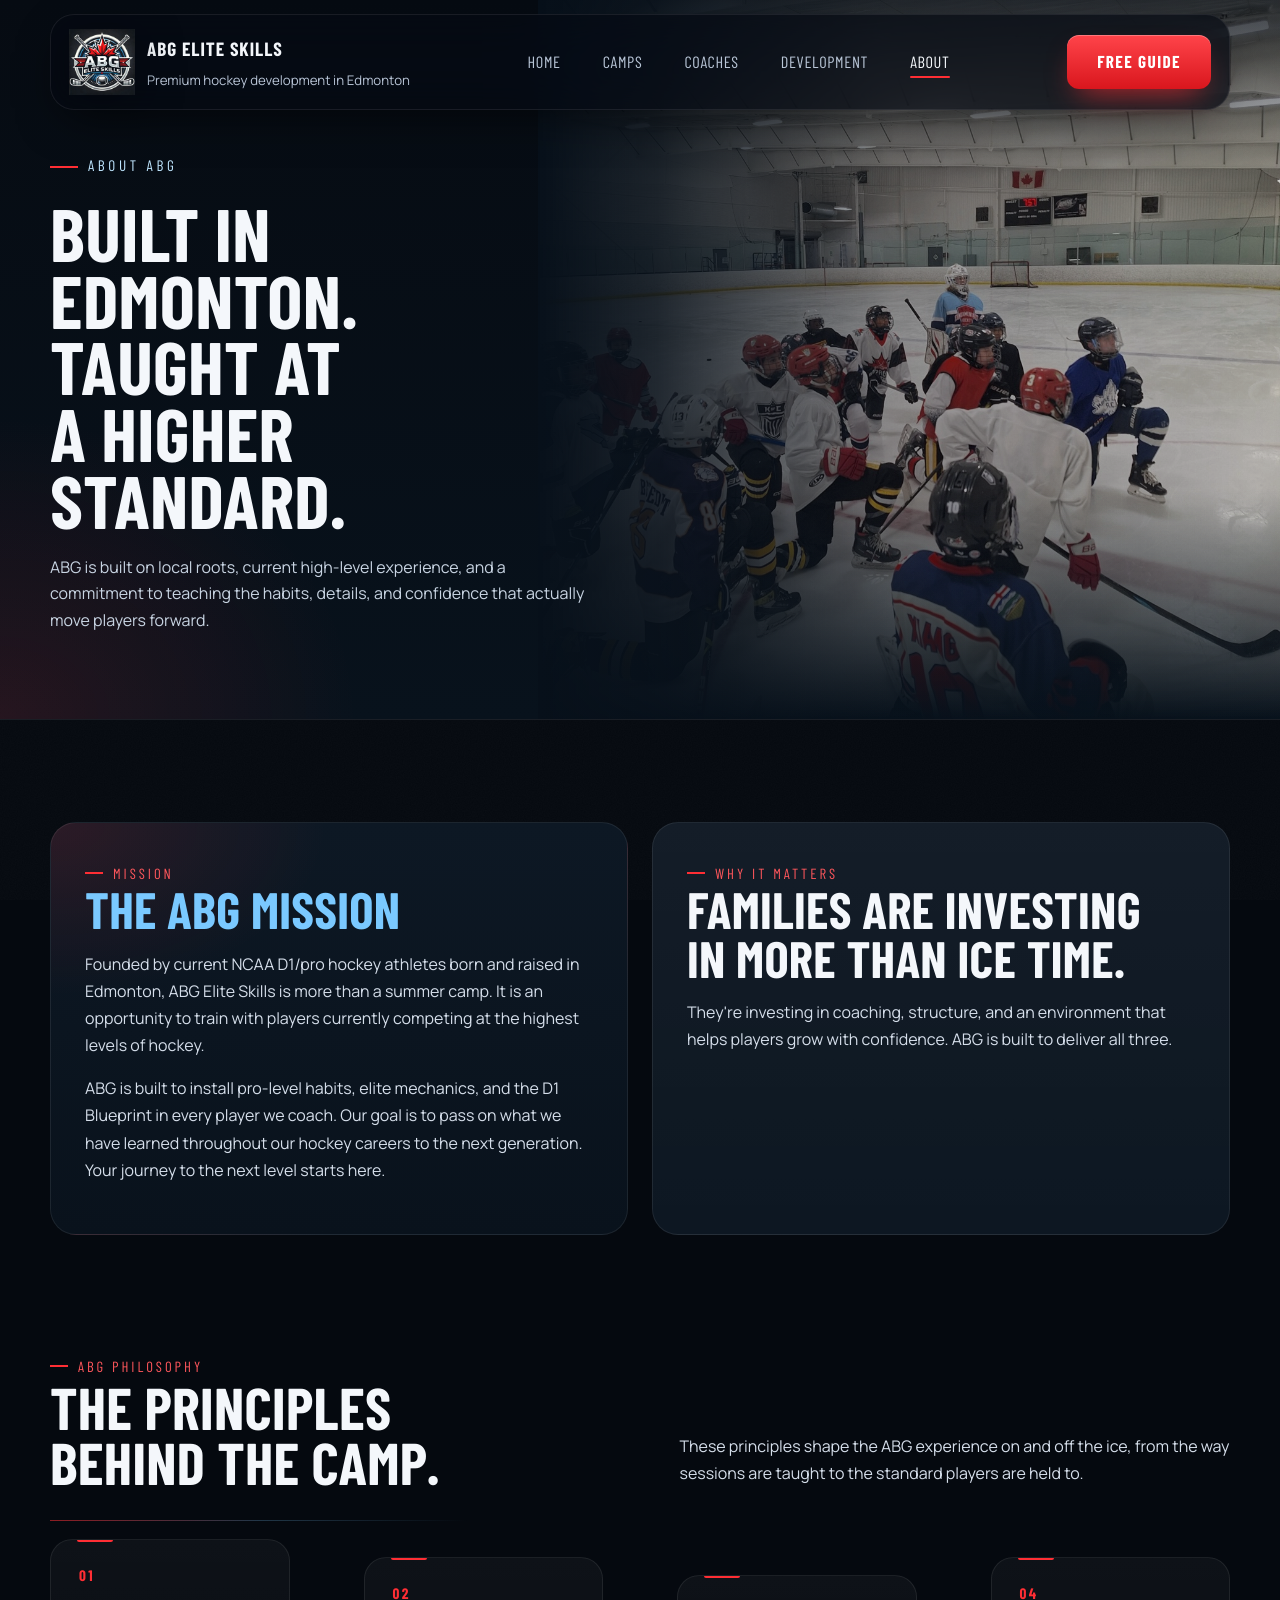
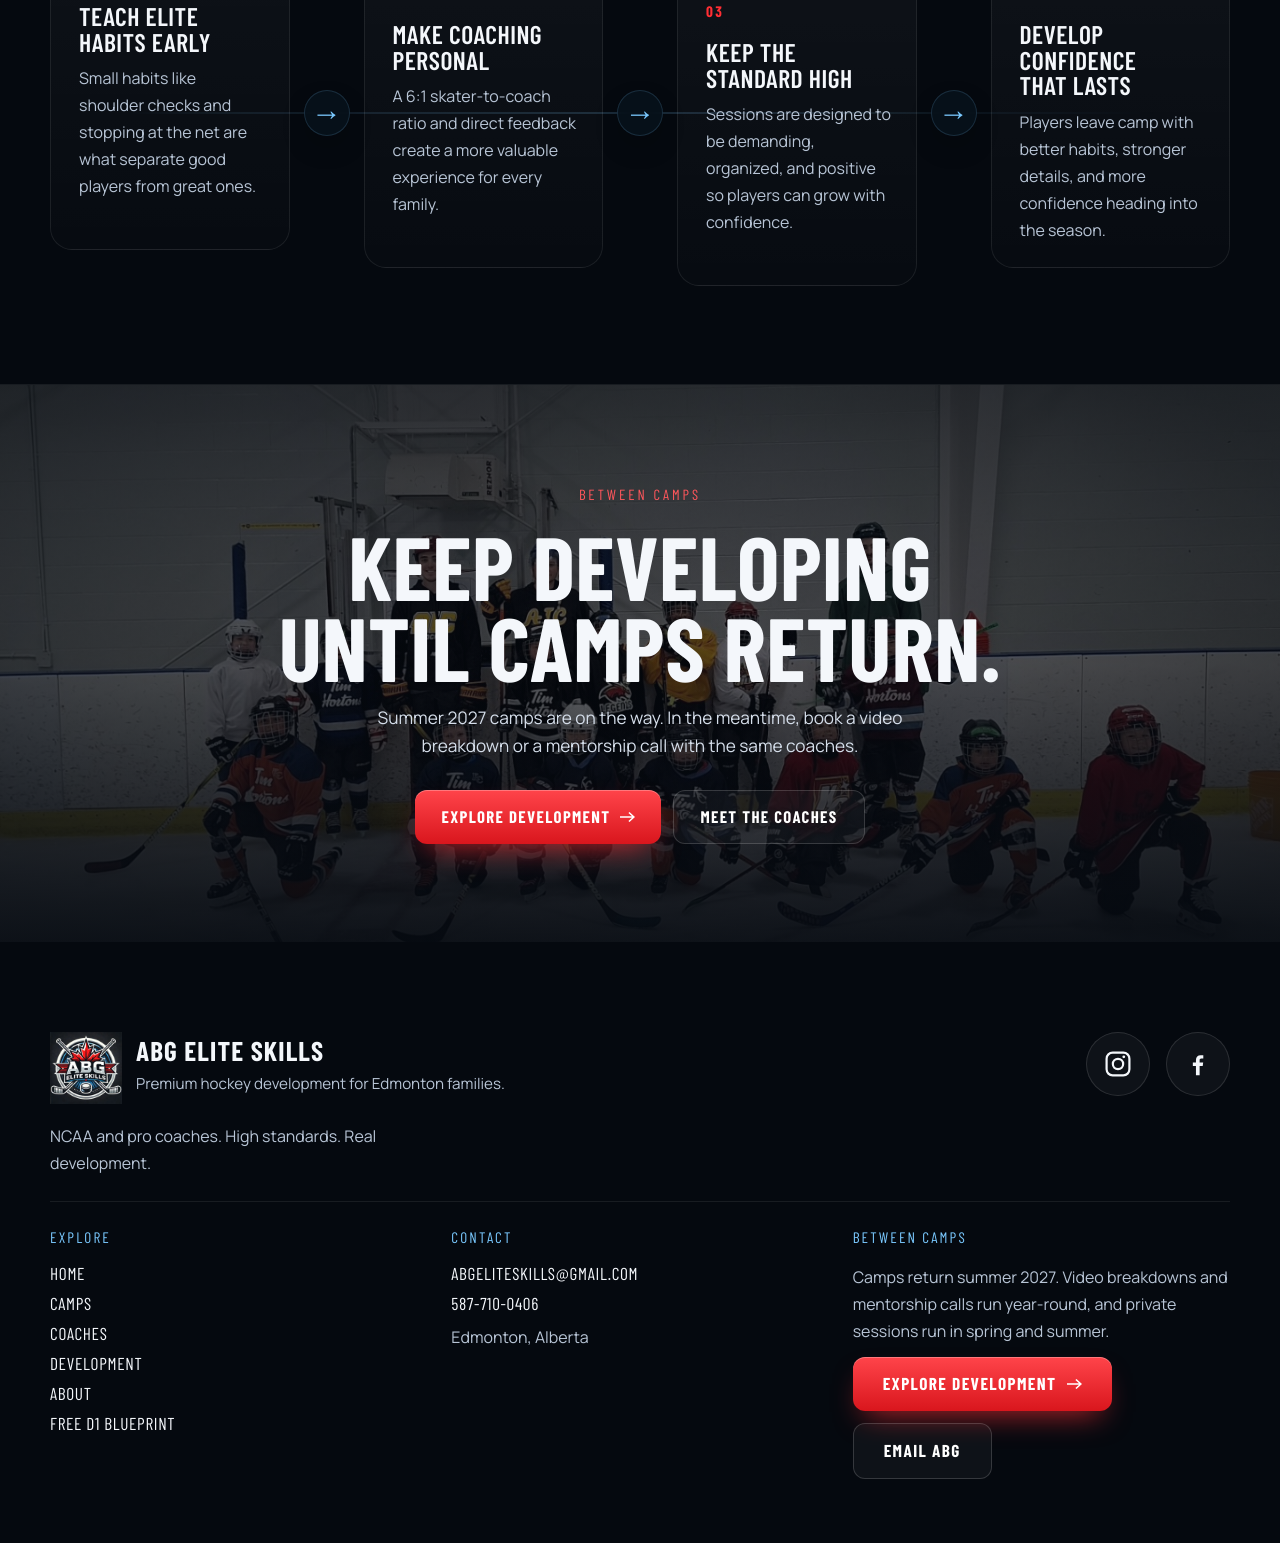
<file: about.html>
<!DOCTYPE html>
<html lang="en">
  <head>
    <meta charset="UTF-8" />
    <meta name="viewport" content="width=device-width, initial-scale=1.0" />
    <title>About ABG Elite Skills | Edmonton Hockey Development</title>
    <meta
      name="description"
      content="ABG Elite Skills is an Edmonton hockey development program built on a 6:1 skater-to-coach ratio, elite habits, and coaching from current NCAA and pro players."
    />
    <meta
      name="robots"
      content="index, follow, max-snippet:-1, max-image-preview:large, max-video-preview:-1"
    />
    <link rel="canonical" href="https://abgeliteskills.com/about" />
    <meta property="og:type" content="website" />
    <meta property="og:site_name" content="ABG Elite Skills" />
    <meta property="og:title" content="About ABG Elite Skills | Edmonton Hockey Development" />
    <meta
      property="og:description"
      content="Learn about the Edmonton roots, mission, and hockey development philosophy behind ABG Elite Skills."
    />
    <meta property="og:url" content="https://abgeliteskills.com/about" />
    <meta
      property="og:image"
      content="https://abgeliteskills.com/assets/web/og-share.jpg"
    />
    <meta name="twitter:card" content="summary_large_image" />
    <meta name="twitter:title" content="About ABG Elite Skills | Edmonton Hockey Development" />
    <meta
      name="twitter:description"
      content="Learn about the Edmonton roots, mission, and hockey development philosophy behind ABG Elite Skills."
    />
    <meta
      name="twitter:image"
      content="https://abgeliteskills.com/assets/web/og-share.jpg"
    />
    <script type="application/ld+json">
      {
        "@context": "https://schema.org",
        "@graph": [
          {
            "@type": "AboutPage",
            "@id": "https://abgeliteskills.com/about#webpage",
            "url": "https://abgeliteskills.com/about",
            "name": "About ABG Elite Skills | Edmonton Hockey Development",
            "description": "ABG Elite Skills is an Edmonton hockey development program built on a 6:1 skater-to-coach ratio, elite habits, and coaching from current NCAA and pro players.",
            "isPartOf": {
              "@id": "https://abgeliteskills.com/#website"
            },
            "about": {
              "@id": "https://abgeliteskills.com/#organization"
            },
            "breadcrumb": {
              "@id": "https://abgeliteskills.com/about#breadcrumb"
            }
          },
          {
            "@type": "BreadcrumbList",
            "@id": "https://abgeliteskills.com/about#breadcrumb",
            "itemListElement": [
              {
                "@type": "ListItem",
                "position": 1,
                "name": "Home",
                "item": "https://abgeliteskills.com/"
              },
              {
                "@type": "ListItem",
                "position": 2,
                "name": "About",
                "item": "https://abgeliteskills.com/about"
              }
            ]
          }
        ]
      }
    </script>
    <link rel="preconnect" href="https://fonts.googleapis.com" />
    <link rel="preconnect" href="https://fonts.gstatic.com" crossorigin />
    <link
      href="https://fonts.googleapis.com/css2?family=Barlow+Condensed:wght@500;600;700&family=Manrope:wght@400;500;600;700;800&display=swap"
      rel="stylesheet"
    />
    <link rel="icon" href="./assets/favicon-64.png" type="image/png" />
    <link rel="stylesheet" href="./styles.css?v=20260814-winter-mode-74" />
    <link rel="stylesheet" href="./design.css?v=20260814-winter-mode-74" />
    <script>
      if (/(^|\.)abgeliteskills\.com$/.test(location.hostname)) {
      !function(f,b,e,v,n,t,s){if(f.fbq)return;n=f.fbq=function(){n.callMethod?
      n.callMethod.apply(n,arguments):n.queue.push(arguments)};if(!f._fbq)f._fbq=n;
      n.push=n;n.loaded=!0;n.version='2.0';n.queue=[];t=b.createElement(e);t.async=!0;
      t.src=v;s=b.getElementsByTagName(e)[0];s.parentNode.insertBefore(t,s)}(window,
      document,'script','https://connect.facebook.net/en_US/fbevents.js');
      fbq('init','1987066045263331');fbq('track','PageView');
      }
    </script>
    <noscript><img height="1" width="1" style="display:none" src="https://www.facebook.com/tr?id=1987066045263331&ev=PageView&noscript=1"/></noscript>
  </head>
  <body data-page="about">
    <div class="site-bg"></div>
    <div class="page-shell">
      <header class="site-header">
        <a class="brand" href="./index.html" aria-label="ABG Elite Skills home">
          <img
            class="brand-logo"
            src="./assets/abg-elite-skills-logo-192.jpg"
            alt="ABG Elite Skills logo"
          />
          <span class="brand-text">
            <strong>ABG Elite Skills</strong>
            <small>Premium hockey development in Edmonton</small>
          </span>
        </a>

        <button class="nav-toggle" type="button" aria-expanded="false" aria-label="Open menu">
          <span></span>
          <span></span>
        </button>

        <nav class="site-nav" aria-label="Primary">
          <a class="nav-link" href="./index.html">Home</a>
          <a class="nav-link" href="./camps.html">Camps</a>
          <a class="nav-link" href="./coaches.html">Coaches</a>
          <a class="nav-link" href="./development.html">Development</a>
          <a class="nav-link active" href="./about.html">About</a>
        </nav>

        <a class="button button-small" href="./d1-blueprint.html">Free Guide</a>
      </header>

      <main>
        <section class="page-hero reveal">
          <div class="page-hero-copy">
            <p class="eyebrow">About ABG</p>
            <h1>Built in Edmonton. Taught at a higher standard.</h1>
            <p>
              ABG is built on local roots, current high-level experience, and a commitment to
              teaching the habits, details, and confidence that actually move players forward.
            </p>
          </div>
          <article class="page-hero-visual">
            <img
              fetchpriority="high"
              src="./assets/web/camp-huddle.jpg"
              alt="ABG Elite Skills players working on skills during summer camp"
            />
          </article>
        </section>

        <section class="section layout-two reveal">
          <div class="content-panel panel-dark">
            <p class="eyebrow">Mission</p>
            <h2>The ABG Mission</h2>
            <p>
              Founded by current NCAA D1/pro hockey athletes born and raised in Edmonton, ABG
              Elite Skills is more than a summer camp. It is an opportunity to train with players
              currently competing at the highest levels of hockey.
            </p>
            <p>
              ABG is built to install pro-level habits, elite mechanics, and the D1 Blueprint in every
              player we coach. Our goal is to pass on what we have learned throughout our hockey
              careers to the next generation. Your journey to the next level starts here.
            </p>
          </div>
          <div class="content-panel">
            <p class="eyebrow">Why It Matters</p>
            <h2>Families are investing in more than ice time.</h2>
            <p>
              They're investing in coaching, structure, and an environment that helps players grow
              with confidence. ABG is built to deliver all three.
            </p>
          </div>
        </section>

        <section class="section reveal about-philosophy-section">
          <div class="section-heading split-heading">
            <div>
              <p class="eyebrow">ABG Philosophy</p>
              <h2>The principles behind the camp.</h2>
            </div>
            <p>
              These principles shape the ABG experience on and off the ice, from the way sessions
              are taught to the standard players are held to.
            </p>
          </div>
          <div class="philosophy-flow">
            <article class="feature-card philosophy-step">
              <span>01</span>
              <h3>Teach elite habits early</h3>
              <p>Small habits like shoulder checks and stopping at the net are what separate good players from great ones.</p>
            </article>
            <div class="philosophy-arrow" aria-hidden="true"></div>
            <article class="feature-card philosophy-step">
              <span>02</span>
              <h3>Make coaching personal</h3>
              <p>A 6:1 skater-to-coach ratio and direct feedback create a more valuable experience for every family.</p>
            </article>
            <div class="philosophy-arrow" aria-hidden="true"></div>
            <article class="feature-card philosophy-step">
              <span>03</span>
              <h3>Keep the standard high</h3>
              <p>Sessions are designed to be demanding, organized, and positive so players can grow with confidence.</p>
            </article>
            <div class="philosophy-arrow" aria-hidden="true"></div>
            <article class="feature-card philosophy-step">
              <span>04</span>
              <h3>Develop confidence that lasts</h3>
              <p>Players leave camp with better habits, stronger details, and more confidence heading into the season.</p>
            </article>
          </div>
        </section>

        <section class="cta-band reveal" aria-labelledby="about-cta-title">
          <img class="cta-band-image" src="./assets/web/camp-team-photo.jpg" alt="" loading="lazy" decoding="async" />
          <div class="cta-band-inner">
            <p class="eyebrow">Between Camps</p>
            <h2 id="about-cta-title">Keep developing until camps return.</h2>
            <p>Summer 2027 camps are on the way. In the meantime, book a video breakdown or a mentorship call with the same coaches.</p>
            <div class="cta-band-actions">
                <a class="button" href="./development.html">Explore Development</a>
                <a class="button button-secondary" href="./coaches.html">Meet The Coaches</a>
            </div>
          </div>
        </section>
      </main>

      <footer class="site-footer">
        <div class="footer-brand-block">
          <div>
            <a class="footer-brand" href="./index.html" aria-label="ABG Elite Skills home">
              <img
                class="footer-logo"
                src="./assets/abg-elite-skills-logo-192.jpg"
                alt="ABG Elite Skills logo"
              />
              <span>
                <strong>ABG Elite Skills</strong>
                <small>Premium hockey development for Edmonton families.</small>
              </span>
            </a>
            <p class="footer-summary">
              NCAA and pro coaches. High standards. Real development.
            </p>
          </div>
          <div class="footer-socials" aria-label="ABG Elite Skills social links">
            <a
              class="footer-social-link"
              href="https://www.instagram.com/abg_eliteskills/"
              target="_blank"
              rel="noreferrer"
              aria-label="ABG Elite Skills Instagram"
            >
              <svg viewBox="0 0 24 24" aria-hidden="true">
                <path d="M7.75 2h8.5A5.75 5.75 0 0 1 22 7.75v8.5A5.75 5.75 0 0 1 16.25 22h-8.5A5.75 5.75 0 0 1 2 16.25v-8.5A5.75 5.75 0 0 1 7.75 2Zm0 1.75A4 4 0 0 0 3.75 7.75v8.5a4 4 0 0 0 4 4h8.5a4 4 0 0 0 4-4v-8.5a4 4 0 0 0-4-4h-8.5Zm8.88 1.37a1.12 1.12 0 1 1 0 2.25 1.12 1.12 0 0 1 0-2.25ZM12 7a5 5 0 1 1 0 10 5 5 0 0 1 0-10Zm0 1.75A3.25 3.25 0 1 0 12 15.25 3.25 3.25 0 0 0 12 8.75Z"></path>
              </svg>
            </a>
            <a
              class="footer-social-link"
              href="https://www.facebook.com/people/ABG-Elite-Skills/61557583743924/"
              target="_blank"
              rel="noreferrer"
              aria-label="ABG Elite Skills Facebook"
            >
              <svg viewBox="0 0 24 24" aria-hidden="true">
                <path d="M13.3 21v-7.35h2.47l.37-2.86H13.3V8.98c0-.83.23-1.39 1.42-1.39h1.52V5.03c-.26-.04-1.16-.11-2.2-.11-2.18 0-3.68 1.33-3.68 3.78v2.09H7.88v2.86h2.48V21h2.94Z"></path>
              </svg>
            </a>
          </div>
        </div>
        <div class="footer-grid">
          <div class="footer-column">
            <p class="footer-label">Explore</p>
            <div class="footer-links">
              <a href="./index.html">Home</a>
              <a href="./camps.html">Camps</a>
              <a href="./coaches.html">Coaches</a>
              <a href="./development.html">Development</a>
              <a href="./about.html">About</a>
              <a href="./d1-blueprint.html">Free D1 Blueprint</a>
            </div>
          </div>
          <div class="footer-column">
            <p class="footer-label">Contact</p>
            <div class="footer-links">
              <a href="mailto:abgeliteskills@gmail.com">abgeliteskills@gmail.com</a>
              <a href="tel:+15877100406">587-710-0406</a>
              <span class="footer-note">Edmonton, Alberta</span>
            </div>
          </div>
          <div class="footer-column footer-column-cta">
            <p class="footer-label">Between Camps</p>
            <p class="footer-note">Camps return summer 2027. Video breakdowns and mentorship calls run year-round, and private sessions run in spring and summer.</p>
            <div class="footer-actions">
              <a class="button button-small" href="./development.html">Explore Development</a>
              <a class="button button-small button-secondary" href="mailto:abgeliteskills@gmail.com">Email ABG</a>
            </div>
          </div>
        </div>
      </footer>
    </div>

    <script src="./data.js?v=20260814-winter-mode-74"></script>
    <script src="./render.js?v=20260814-winter-mode-74"></script>
    <script src="./script.js?v=20260814-winter-mode-74"></script>
  </body>
</html>
</file>
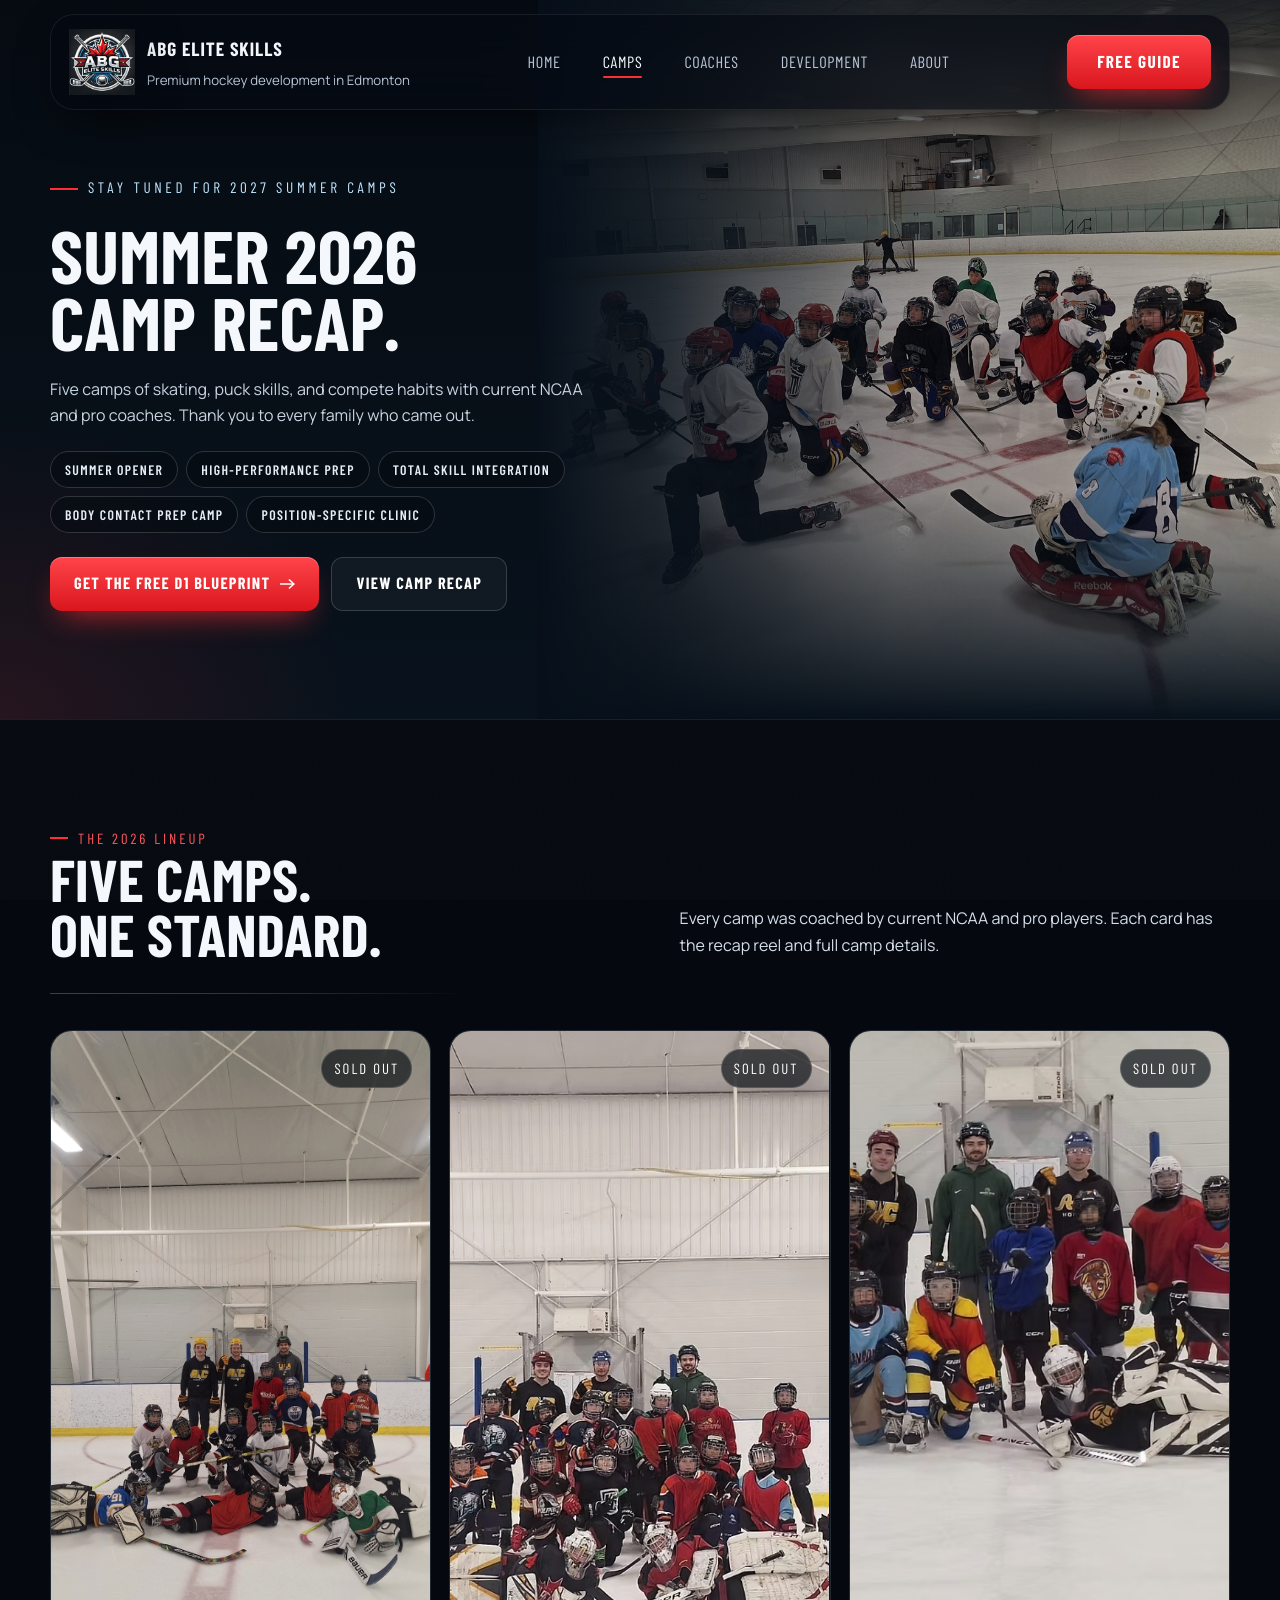
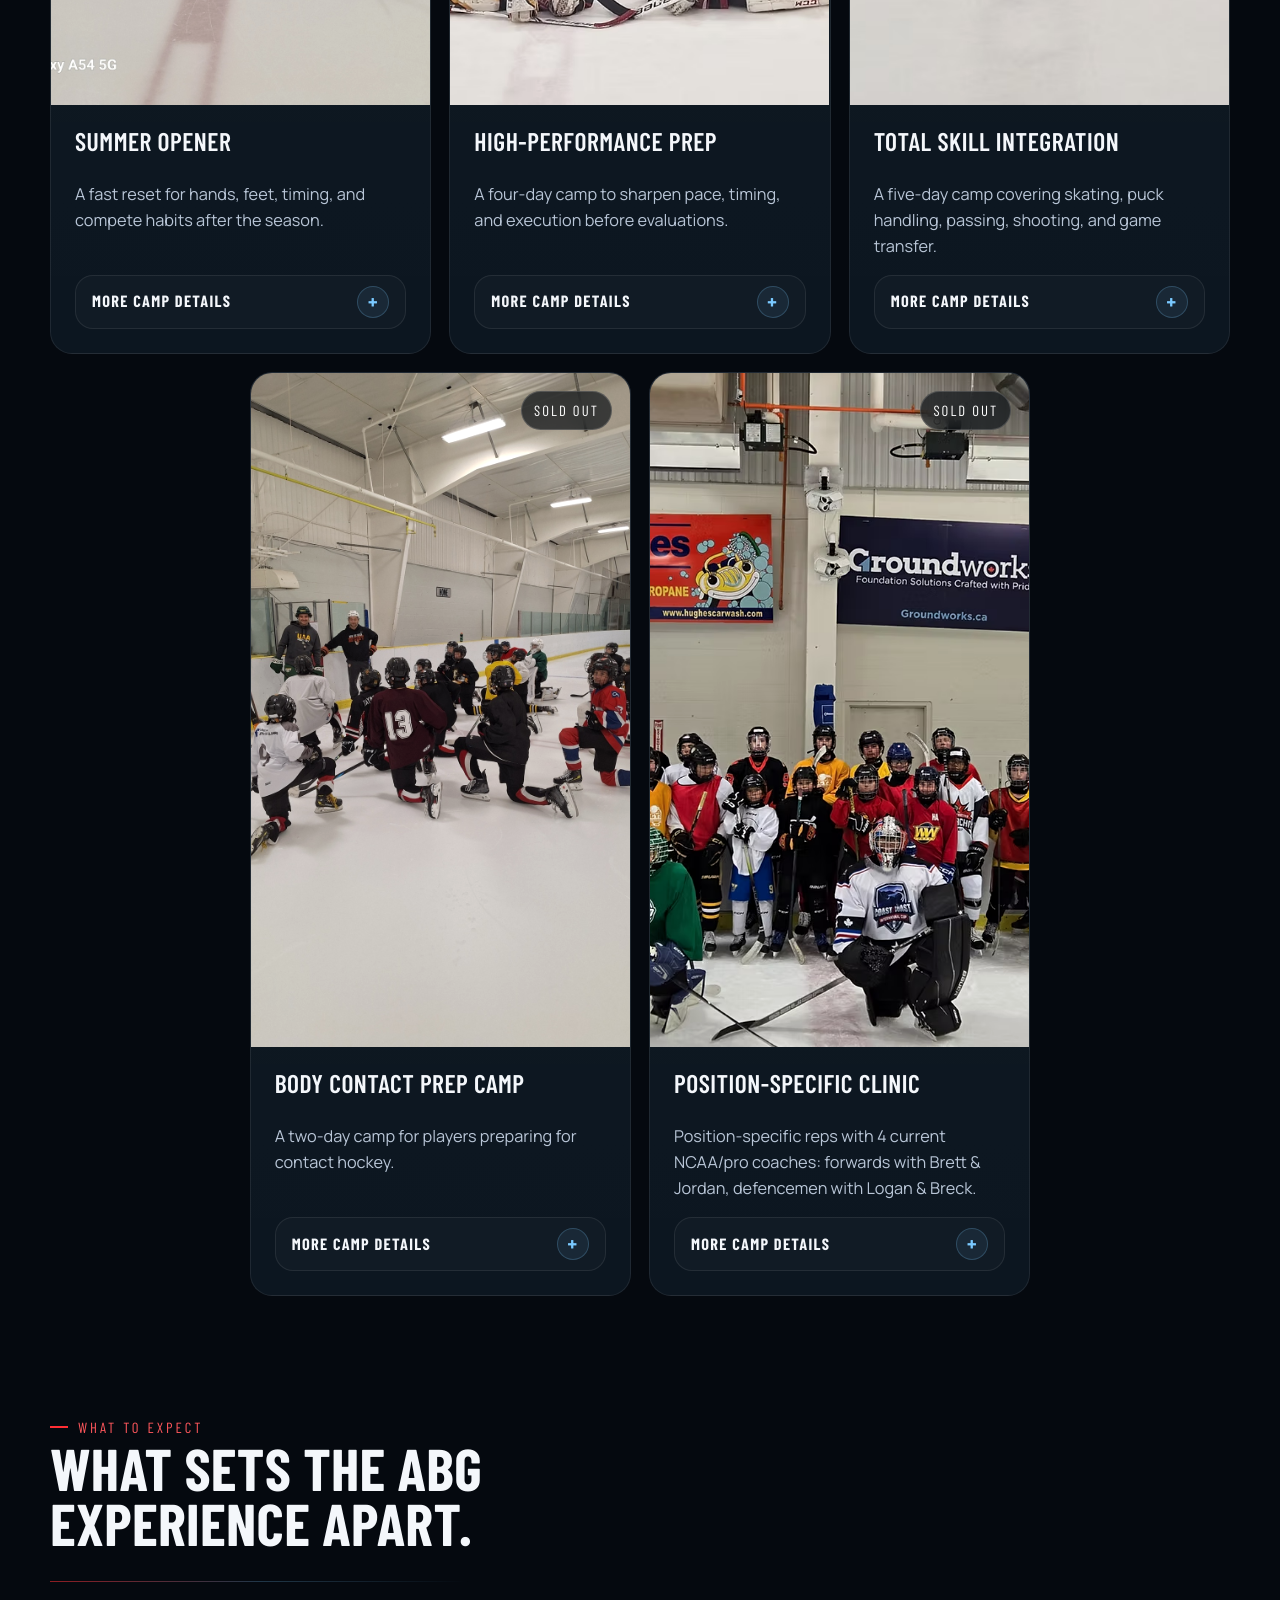
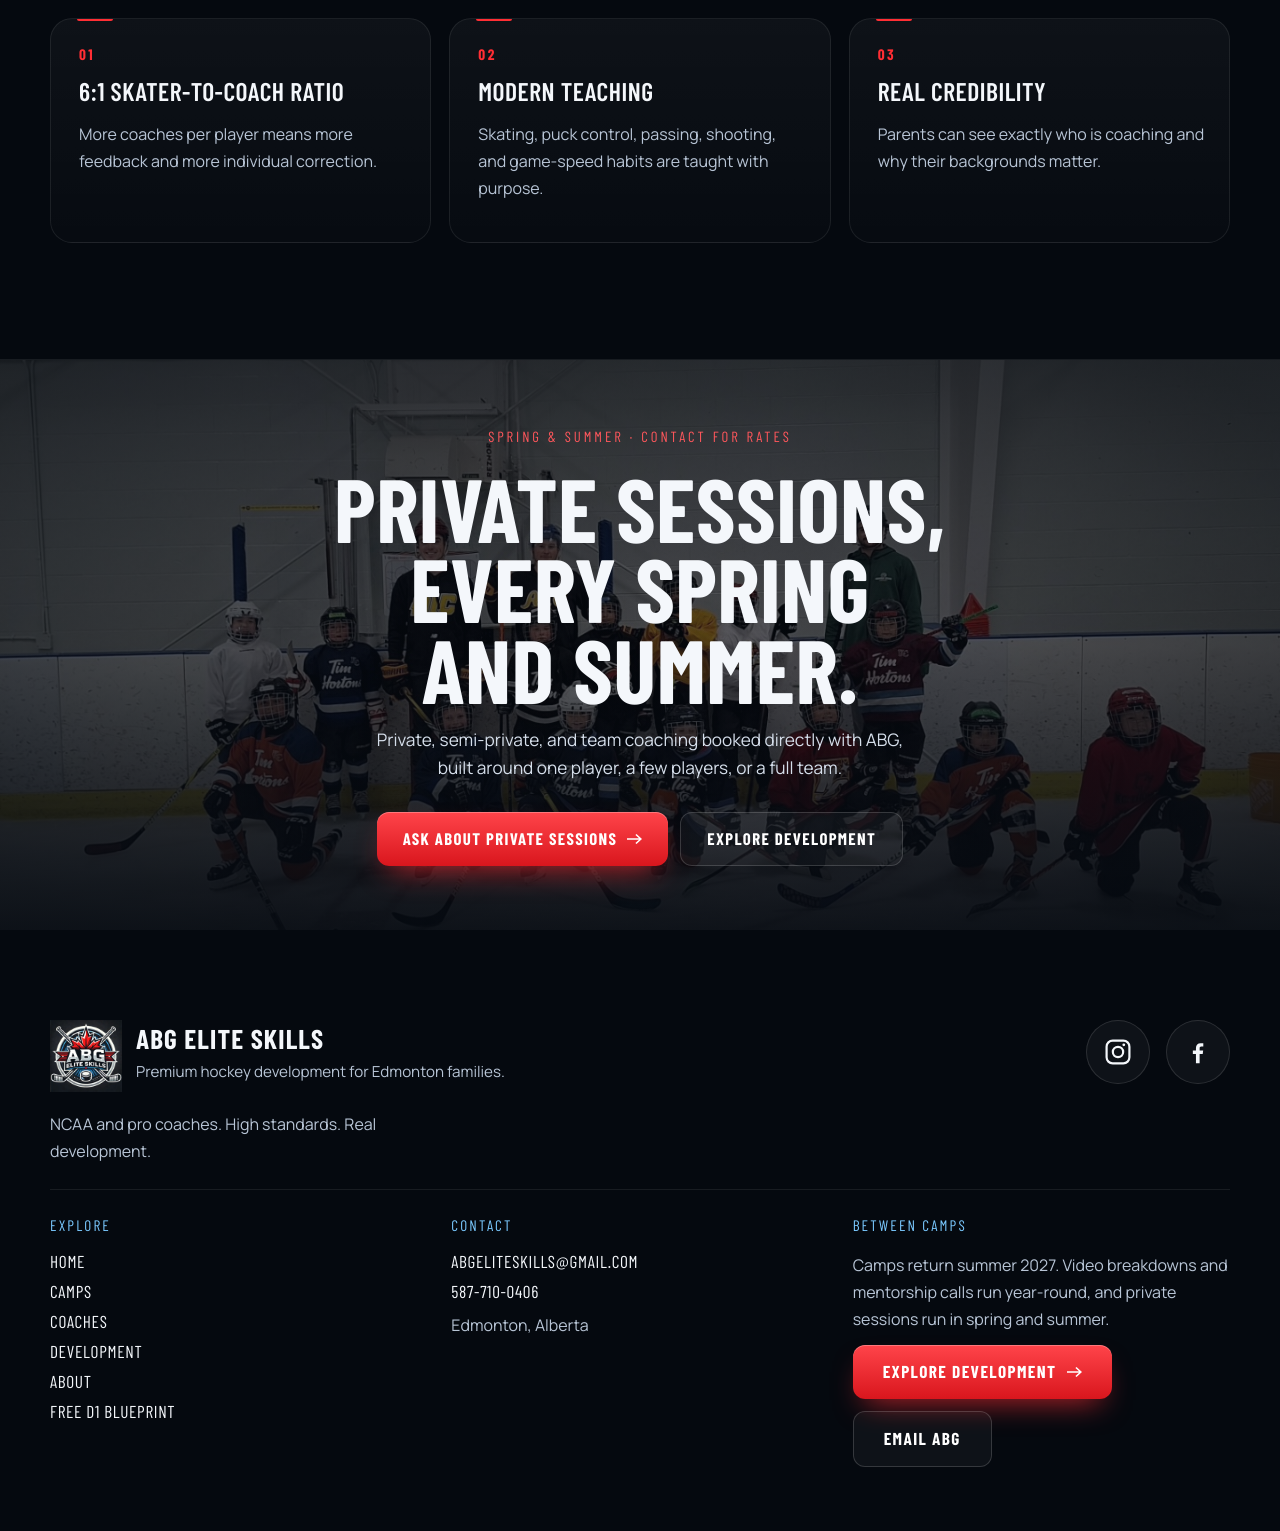
<file: camps.html>
<!DOCTYPE html>
<html lang="en">
  <head>
    <meta charset="UTF-8" />
    <meta name="viewport" content="width=device-width, initial-scale=1.0" />
    <title>Edmonton Summer Hockey Camps | ABG Elite Skills</title>
    <meta
      name="description"
      content="Summer hockey camps in Edmonton for youth players, coached by current NCAA and pro players at KC Twin Arenas. Join the list for summer 2027."
    />
    <meta
      name="robots"
      content="index, follow, max-snippet:-1, max-image-preview:large, max-video-preview:-1"
    />
    <link rel="canonical" href="https://abgeliteskills.com/camps" />
    <meta property="og:type" content="website" />
    <meta property="og:site_name" content="ABG Elite Skills" />
    <meta property="og:title" content="Edmonton Summer Hockey Camps | ABG Elite Skills" />
    <meta
      property="og:description"
      content="Summer hockey camps in Edmonton for youth players, coached by current NCAA and pro players at KC Twin Arenas. Join the list for summer 2027."
    />
    <meta property="og:url" content="https://abgeliteskills.com/camps" />
    <meta
      property="og:image"
      content="https://abgeliteskills.com/assets/web/og-share.jpg"
    />
    <meta name="twitter:card" content="summary_large_image" />
    <meta name="twitter:title" content="Edmonton Summer Hockey Camps | ABG Elite Skills" />
    <meta
      name="twitter:description"
      content="Summer hockey camps in Edmonton for youth players, coached by current NCAA and pro players at KC Twin Arenas. Join the list for summer 2027."
    />
    <meta
      name="twitter:image"
      content="https://abgeliteskills.com/assets/web/og-share.jpg"
    />
    <script type="application/ld+json">
{
  "@context": "https://schema.org",
  "@graph": [
    {
      "@type": "CollectionPage",
      "@id": "https://abgeliteskills.com/camps#webpage",
      "url": "https://abgeliteskills.com/camps",
      "name": "Edmonton Summer Hockey Camps | ABG Elite Skills",
      "description": "Summer hockey camps in Edmonton for youth players, coached by current NCAA and pro players at KC Twin Arenas. Join the list for summer 2027.",
      "isPartOf": {
        "@id": "https://abgeliteskills.com/#website"
      },
      "about": {
        "@id": "https://abgeliteskills.com/#organization"
      },
      "breadcrumb": {
        "@id": "https://abgeliteskills.com/camps#breadcrumb"
      },
      "mainEntity": {
        "@id": "https://abgeliteskills.com/camps#camp-list"
      }
    },
    {
      "@type": "ItemList",
      "@id": "https://abgeliteskills.com/camps#camp-list",
      "name": "ABG Elite Skills Summer 2026 Hockey Camps",
      "itemListElement": [
        {
          "@type": "ListItem",
          "position": 1,
          "name": "Summer Opener",
          "url": "https://abgeliteskills.com/camps#summer-opener"
        },
        {
          "@type": "ListItem",
          "position": 2,
          "name": "Total Skill Integration",
          "url": "https://abgeliteskills.com/camps#total-skill-integration"
        },
        {
          "@type": "ListItem",
          "position": 3,
          "name": "Body Contact Prep Camp",
          "url": "https://abgeliteskills.com/camps#body-contact-prep-camp"
        },
        {
          "@type": "ListItem",
          "position": 4,
          "name": "Position-Specific Clinic",
          "url": "https://abgeliteskills.com/camps#position-specific-clinic"
        },
        {
          "@type": "ListItem",
          "position": 5,
          "name": "High-Performance Prep",
          "url": "https://abgeliteskills.com/camps#high-performance-prep"
        }
      ]
    },
    {
      "@type": "BreadcrumbList",
      "@id": "https://abgeliteskills.com/camps#breadcrumb",
      "itemListElement": [
        {
          "@type": "ListItem",
          "position": 1,
          "name": "Home",
          "item": "https://abgeliteskills.com/"
        },
        {
          "@type": "ListItem",
          "position": 2,
          "name": "Camps",
          "item": "https://abgeliteskills.com/camps"
        }
      ]
    }
  ]
}
    </script>
    <link rel="preconnect" href="https://fonts.googleapis.com" />
    <link rel="preconnect" href="https://fonts.gstatic.com" crossorigin />
    <link
      href="https://fonts.googleapis.com/css2?family=Barlow+Condensed:wght@500;600;700&family=Manrope:wght@400;500;600;700;800&display=swap"
      rel="stylesheet"
    />
    <link rel="icon" href="./assets/favicon-64.png" type="image/png" />
    <link rel="stylesheet" href="./styles.css?v=20260814-winter-mode-74" />
    <link rel="stylesheet" href="./design.css?v=20260814-winter-mode-74" />
    <script>
      if (/(^|\.)abgeliteskills\.com$/.test(location.hostname)) {
      !function(f,b,e,v,n,t,s){if(f.fbq)return;n=f.fbq=function(){n.callMethod?
      n.callMethod.apply(n,arguments):n.queue.push(arguments)};if(!f._fbq)f._fbq=n;
      n.push=n;n.loaded=!0;n.version='2.0';n.queue=[];t=b.createElement(e);t.async=!0;
      t.src=v;s=b.getElementsByTagName(e)[0];s.parentNode.insertBefore(t,s)}(window,
      document,'script','https://connect.facebook.net/en_US/fbevents.js');
      fbq('init','1987066045263331');fbq('track','PageView');
      }
    </script>
    <noscript><img height="1" width="1" style="display:none" src="https://www.facebook.com/tr?id=1987066045263331&ev=PageView&noscript=1"/></noscript>
  </head>
  <body data-page="camps">
    <div class="site-bg"></div>
    <div class="page-shell">
      <header class="site-header">
        <a class="brand" href="./index.html" aria-label="ABG Elite Skills home">
          <img
            class="brand-logo"
            src="./assets/abg-elite-skills-logo-192.jpg"
            alt="ABG Elite Skills logo"
          />
          <span class="brand-text">
            <strong>ABG Elite Skills</strong>
            <small>Premium hockey development in Edmonton</small>
          </span>
        </a>

        <button class="nav-toggle" type="button" aria-expanded="false" aria-label="Open menu">
          <span></span>
          <span></span>
        </button>

        <nav class="site-nav" aria-label="Primary">
          <a class="nav-link" href="./index.html">Home</a>
          <a class="nav-link active" href="./camps.html">Camps</a>
          <a class="nav-link" href="./coaches.html">Coaches</a>
          <a class="nav-link" href="./development.html">Development</a>
          <a class="nav-link" href="./about.html">About</a>
        </nav>

        <a class="button button-small" href="./d1-blueprint.html">Free Guide</a>
      </header>

      <main>
        <section class="page-hero reveal">
          <div class="page-hero-copy">
            <p class="eyebrow">Stay Tuned For 2027 Summer Camps</p>
            <h1>Summer 2026 Camp Recap.</h1>
            <p>Five camps of skating, puck skills, and compete habits with current NCAA and pro coaches. Thank you to every family who came out.</p>
            <div class="hero-dates-strip" aria-label="Camps">
              <a href="#summer-opener" data-track-event="camp_date_chip_click" data-track-camp="summer-opener" data-track-label="Summer Opener">Summer Opener</a>
              <a href="#high-performance-prep" data-track-event="camp_date_chip_click" data-track-camp="high-performance-prep" data-track-label="High-Performance Prep">High-Performance Prep</a>
              <a href="#total-skill-integration" data-track-event="camp_date_chip_click" data-track-camp="total-skill-integration" data-track-label="Total Skill Integration">Total Skill Integration</a>
              <a href="#body-contact-prep-camp" data-track-event="camp_date_chip_click" data-track-camp="body-contact-prep-camp" data-track-label="Body Contact Prep Camp">Body Contact Prep Camp</a>
              <a href="#position-specific-clinic" data-track-event="camp_date_chip_click" data-track-camp="position-specific-clinic" data-track-label="Position-Specific Clinic">Position-Specific Clinic</a>
            </div>
            <div class="hero-actions camps-hero-actions">
              <a class="button" href="./d1-blueprint.html" data-track-event="camps_stay_in_touch_click" data-track-placement="camps_hero">Get The Free D1 Blueprint</a>
              <a class="button button-secondary" href="#camp-grid-anchor" data-track-event="camps_view_schedule_click" data-track-placement="camps_hero">View Camp Recap</a>
            </div>
          </div>
          <article class="page-hero-visual">
            <img
              fetchpriority="high"
              src="./assets/web/camp-group-kneel.jpg"
              alt="ABG Elite Skills players gathered on the ice during summer camp"
            />
          </article>
        </section>

        <section class="section reveal">
          <div class="section-heading split-heading">
            <div>
              <p class="eyebrow">The 2026 Lineup</p>
              <h2>Five camps. One standard.</h2>
            </div>
            <p>Every camp was coached by current NCAA and pro players. Each card has the recap reel and full camp details.</p>
          </div>
          <div id="camp-grid-anchor" class="camp-grid camp-grid-full" data-camp-grid="all"><!-- prerendered from data.js by tools/prerender.mjs -->
<article class="camp-card" id="summer-opener">
      <div class="camp-card-media">
        <video src="./assets/june-summer-opener-reel.mp4" poster="./assets/web/camp-summer-opener.jpg" muted loop playsinline preload="none" class="lazy-video" aria-label="Summer Opener recap video"></video>
        <span class="camp-status">Sold Out</span>
      </div>
      <div class="camp-card-body">
        <h3>Summer Opener</h3>
        <p class="camp-lead">A fast reset for hands, feet, timing, and compete habits after the season.</p>
        <details class="camp-more">
          <summary>More Camp Details</summary>
          <p class="camp-description">Monday focuses on puck touches and technical skill work. Friday shifts into battles and small-area games so players reconnect with pace, timing, and confidence.</p>
        </details>
      </div>
    </article>
  
    <article class="camp-card" id="high-performance-prep">
      <div class="camp-card-media">
        <video src="./assets/camp-highlights-2026.mp4" poster="./assets/Aug%20Image.avif" muted loop playsinline preload="none" class="lazy-video" aria-label="High-Performance Prep recap video"></video>
        <span class="camp-status">Sold Out</span>
      </div>
      <div class="camp-card-body">
        <h3>High-Performance Prep</h3>
        <p class="camp-lead">A four-day camp to sharpen pace, timing, and execution before evaluations.</p>
        <details class="camp-more">
          <summary>More Camp Details</summary>
          <p class="camp-description">This final summer block helps players get back to game speed before the season starts, with a focus on execution, confidence, and compete habits.</p>
        </details>
      </div>
    </article>
  
    <article class="camp-card" id="total-skill-integration">
      <div class="camp-card-media">
        <video src="./assets/camp-reel-total-skill-integration.mp4" poster="./assets/July%20Image%20.avif" muted loop playsinline preload="none" class="lazy-video" aria-label="Total Skill Integration recap video"></video>
        <span class="camp-status">Sold Out</span>
      </div>
      <div class="camp-card-body">
        <h3>Total Skill Integration</h3>
        <p class="camp-lead">A five-day camp covering skating, puck handling, passing, shooting, and game transfer.</p>
        <details class="camp-more">
          <summary>More Camp Details</summary>
          <p class="camp-description">Each day focuses on a core skill area before players connect it in higher-paced drills and competition. This is the best fit for all-around development.</p>
        </details>
      </div>
    </article>
  
    <article class="camp-card" id="body-contact-prep-camp">
      <div class="camp-card-media">
        <video src="./assets/body-contact-prep-reel.mp4" poster="./assets/web/camp-coaches-teaching.jpg" muted loop playsinline preload="none" class="lazy-video" aria-label="Body Contact Prep Camp recap video"></video>
        <span class="camp-status">Sold Out</span>
      </div>
      <div class="camp-card-body">
        <h3>Body Contact Prep Camp</h3>
        <p class="camp-lead">A two-day camp for players preparing for contact hockey.</p>
        <details class="camp-more">
          <summary>More Camp Details</summary>
          <p class="camp-description">Players work on puck protection, body positioning, angling, and battle habits so they can handle contact situations with more confidence.</p>
        </details>
      </div>
    </article>
  
    <article class="camp-card" id="position-specific-clinic">
      <div class="camp-card-media">
        <video src="./assets/fd-clinic-reel-u15.mp4" poster="./assets/Position%20Specific%20Image.avif" muted loop playsinline preload="none" class="lazy-video" aria-label="Position-Specific Clinic recap video"></video>
        <span class="camp-status">Sold Out</span>
      </div>
      <div class="camp-card-body">
        <h3>Position-Specific Clinic</h3>
        <p class="camp-lead">Position-specific reps with 4 current NCAA/pro coaches: forwards with Brett & Jordan, defencemen with Logan & Breck.</p>
        <details class="camp-more">
          <summary>More Camp Details</summary>
          <p class="camp-description">Forwards and defencemen train in dedicated groups with current NCAA and pro players, focusing on habits, reads, and skills that match their position.</p>
        </details>
      </div>
    </article>
<!-- /prerendered --></div>
        </section>

        <section class="section reveal">
          <div class="section-heading split-heading">
            <div>
              <p class="eyebrow">What To Expect</p>
              <h2>What sets the ABG experience apart.</h2>
            </div>
          </div>
          <div class="expectation-grid">
            <article class="feature-card">
              <span>01</span>
              <h3>6:1 skater-to-coach ratio</h3>
              <p>More coaches per player means more feedback and more individual correction.</p>
            </article>
            <article class="feature-card">
              <span>02</span>
              <h3>Modern teaching</h3>
              <p>Skating, puck control, passing, shooting, and game-speed habits are taught with purpose.</p>
            </article>
            <article class="feature-card">
              <span>03</span>
              <h3>Real credibility</h3>
              <p>Parents can see exactly who is coaching and why their backgrounds matter.</p>
            </article>
          </div>
        </section>

        <section id="private-sessions" class="cta-band reveal" aria-labelledby="private-sessions-title">
          <img class="cta-band-image" src="./assets/web/camp-team-photo.jpg" alt="" loading="lazy" decoding="async" />
          <div class="cta-band-inner">
            <p class="eyebrow">Spring &amp; Summer &middot; Contact For Rates</p>
            <h2 id="private-sessions-title">Private sessions, every spring and summer.</h2>
            <p>Private, semi-private, and team coaching booked directly with ABG, built around one player, a few players, or a full team.</p>
            <div class="cta-band-actions">
                <a class="button" href="mailto:abgeliteskills@gmail.com?subject=Private%20Session%20Inquiry">Ask About Private Sessions</a>
                <a class="button button-secondary" href="./development.html">Explore Development</a>
            </div>
          </div>
        </section>
      </main>

      <footer class="site-footer">
        <div class="footer-brand-block">
          <div>
            <a class="footer-brand" href="./index.html" aria-label="ABG Elite Skills home">
              <img
                class="footer-logo"
                src="./assets/abg-elite-skills-logo-192.jpg"
                alt="ABG Elite Skills logo"
              />
              <span>
                <strong>ABG Elite Skills</strong>
                <small>Premium hockey development for Edmonton families.</small>
              </span>
            </a>
            <p class="footer-summary">
              NCAA and pro coaches. High standards. Real development.
            </p>
          </div>
          <div class="footer-socials" aria-label="ABG Elite Skills social links">
            <a
              class="footer-social-link"
              href="https://www.instagram.com/abg_eliteskills/"
              target="_blank"
              rel="noreferrer"
              aria-label="ABG Elite Skills Instagram"
            >
              <svg viewBox="0 0 24 24" aria-hidden="true">
                <path d="M7.75 2h8.5A5.75 5.75 0 0 1 22 7.75v8.5A5.75 5.75 0 0 1 16.25 22h-8.5A5.75 5.75 0 0 1 2 16.25v-8.5A5.75 5.75 0 0 1 7.75 2Zm0 1.75A4 4 0 0 0 3.75 7.75v8.5a4 4 0 0 0 4 4h8.5a4 4 0 0 0 4-4v-8.5a4 4 0 0 0-4-4h-8.5Zm8.88 1.37a1.12 1.12 0 1 1 0 2.25 1.12 1.12 0 0 1 0-2.25ZM12 7a5 5 0 1 1 0 10 5 5 0 0 1 0-10Zm0 1.75A3.25 3.25 0 1 0 12 15.25 3.25 3.25 0 0 0 12 8.75Z"></path>
              </svg>
            </a>
            <a
              class="footer-social-link"
              href="https://www.facebook.com/people/ABG-Elite-Skills/61557583743924/"
              target="_blank"
              rel="noreferrer"
              aria-label="ABG Elite Skills Facebook"
            >
              <svg viewBox="0 0 24 24" aria-hidden="true">
                <path d="M13.3 21v-7.35h2.47l.37-2.86H13.3V8.98c0-.83.23-1.39 1.42-1.39h1.52V5.03c-.26-.04-1.16-.11-2.2-.11-2.18 0-3.68 1.33-3.68 3.78v2.09H7.88v2.86h2.48V21h2.94Z"></path>
              </svg>
            </a>
          </div>
        </div>
        <div class="footer-grid">
          <div class="footer-column">
            <p class="footer-label">Explore</p>
            <div class="footer-links">
              <a href="./index.html">Home</a>
              <a href="./camps.html">Camps</a>
              <a href="./coaches.html">Coaches</a>
              <a href="./development.html">Development</a>
              <a href="./about.html">About</a>
              <a href="./d1-blueprint.html">Free D1 Blueprint</a>
            </div>
          </div>
          <div class="footer-column">
            <p class="footer-label">Contact</p>
            <div class="footer-links">
              <a href="mailto:abgeliteskills@gmail.com">abgeliteskills@gmail.com</a>
              <a href="tel:+15877100406">587-710-0406</a>
              <span class="footer-note">Edmonton, Alberta</span>
            </div>
          </div>
          <div class="footer-column footer-column-cta">
            <p class="footer-label">Between Camps</p>
            <p class="footer-note">Camps return summer 2027. Video breakdowns and mentorship calls run year-round, and private sessions run in spring and summer.</p>
            <div class="footer-actions">
              <a class="button button-small" href="./development.html">Explore Development</a>
              <a class="button button-small button-secondary" href="mailto:abgeliteskills@gmail.com">Email ABG</a>
            </div>
          </div>
        </div>
      </footer>
    </div>

    <script src="./data.js?v=20260814-winter-mode-74"></script>
    <script src="./render.js?v=20260814-winter-mode-74"></script>
    <script src="./script.js?v=20260814-winter-mode-74"></script>
  </body>
</html>
</file>
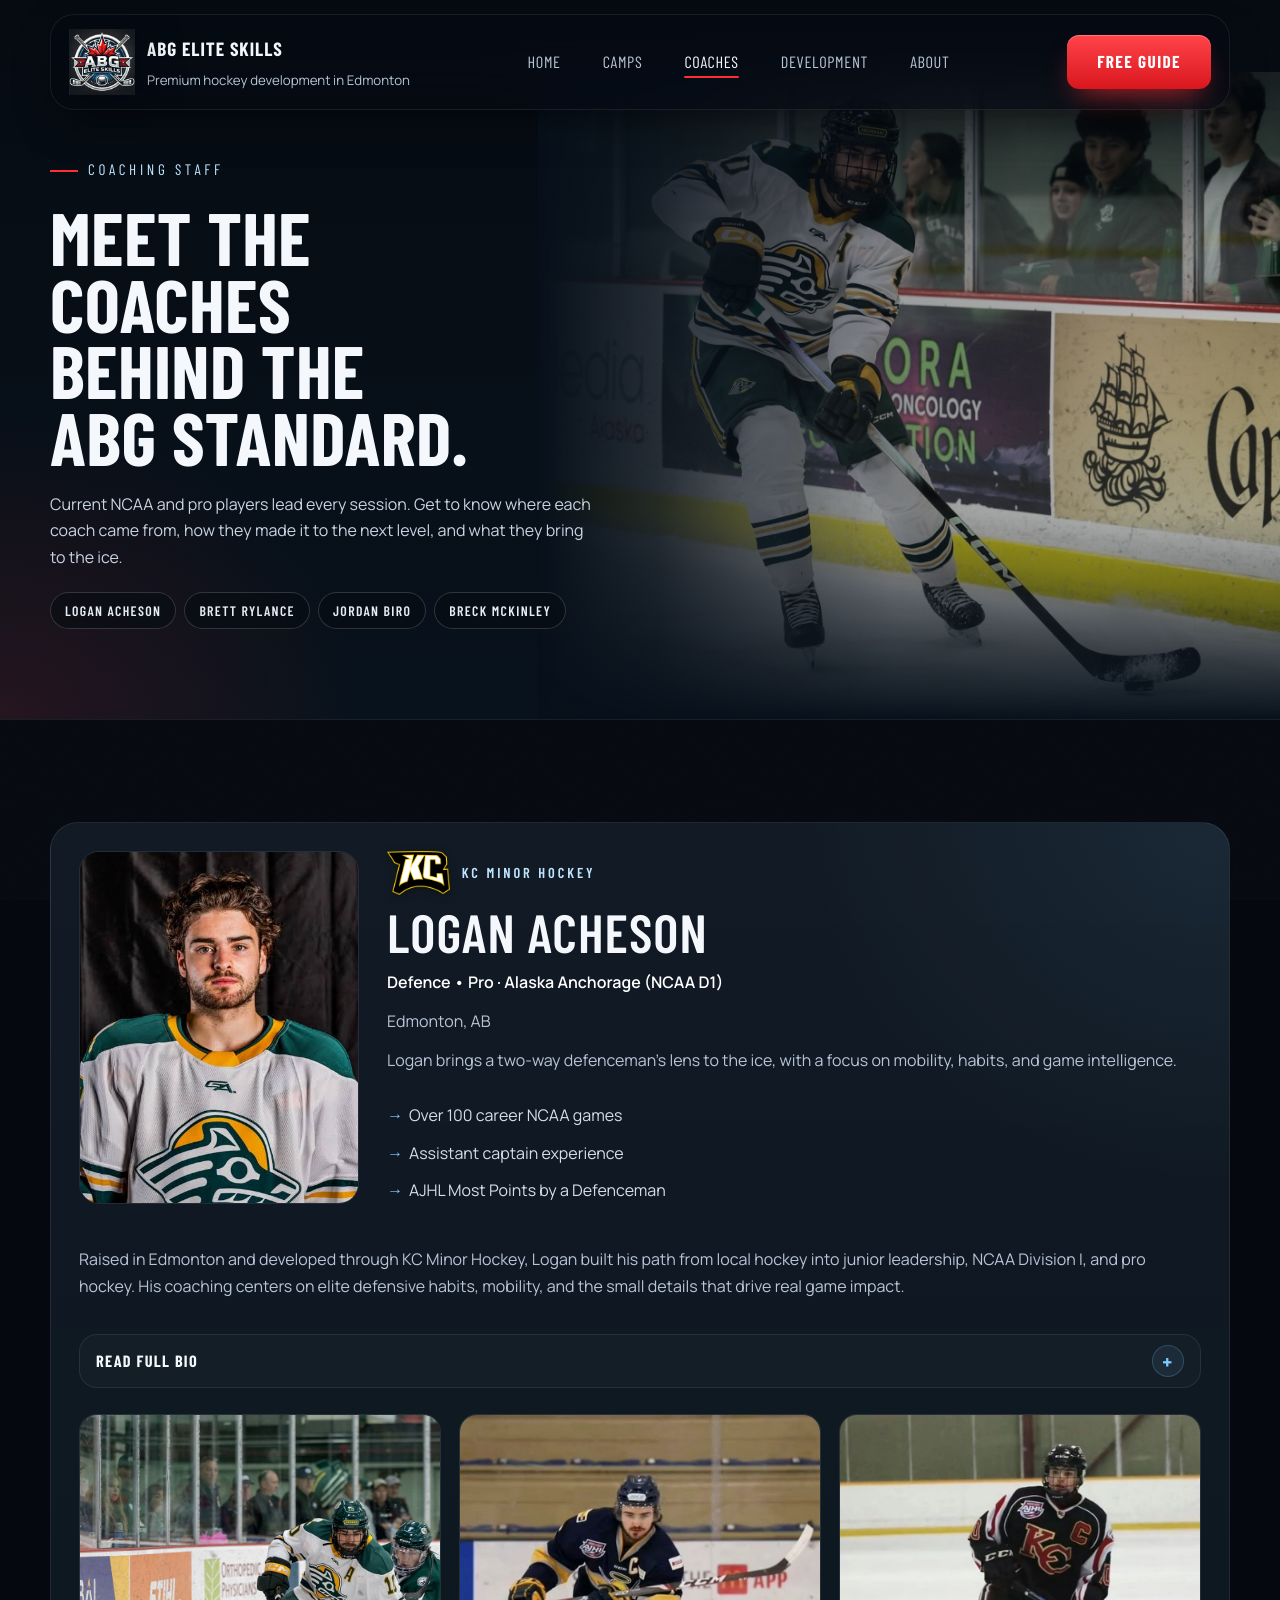
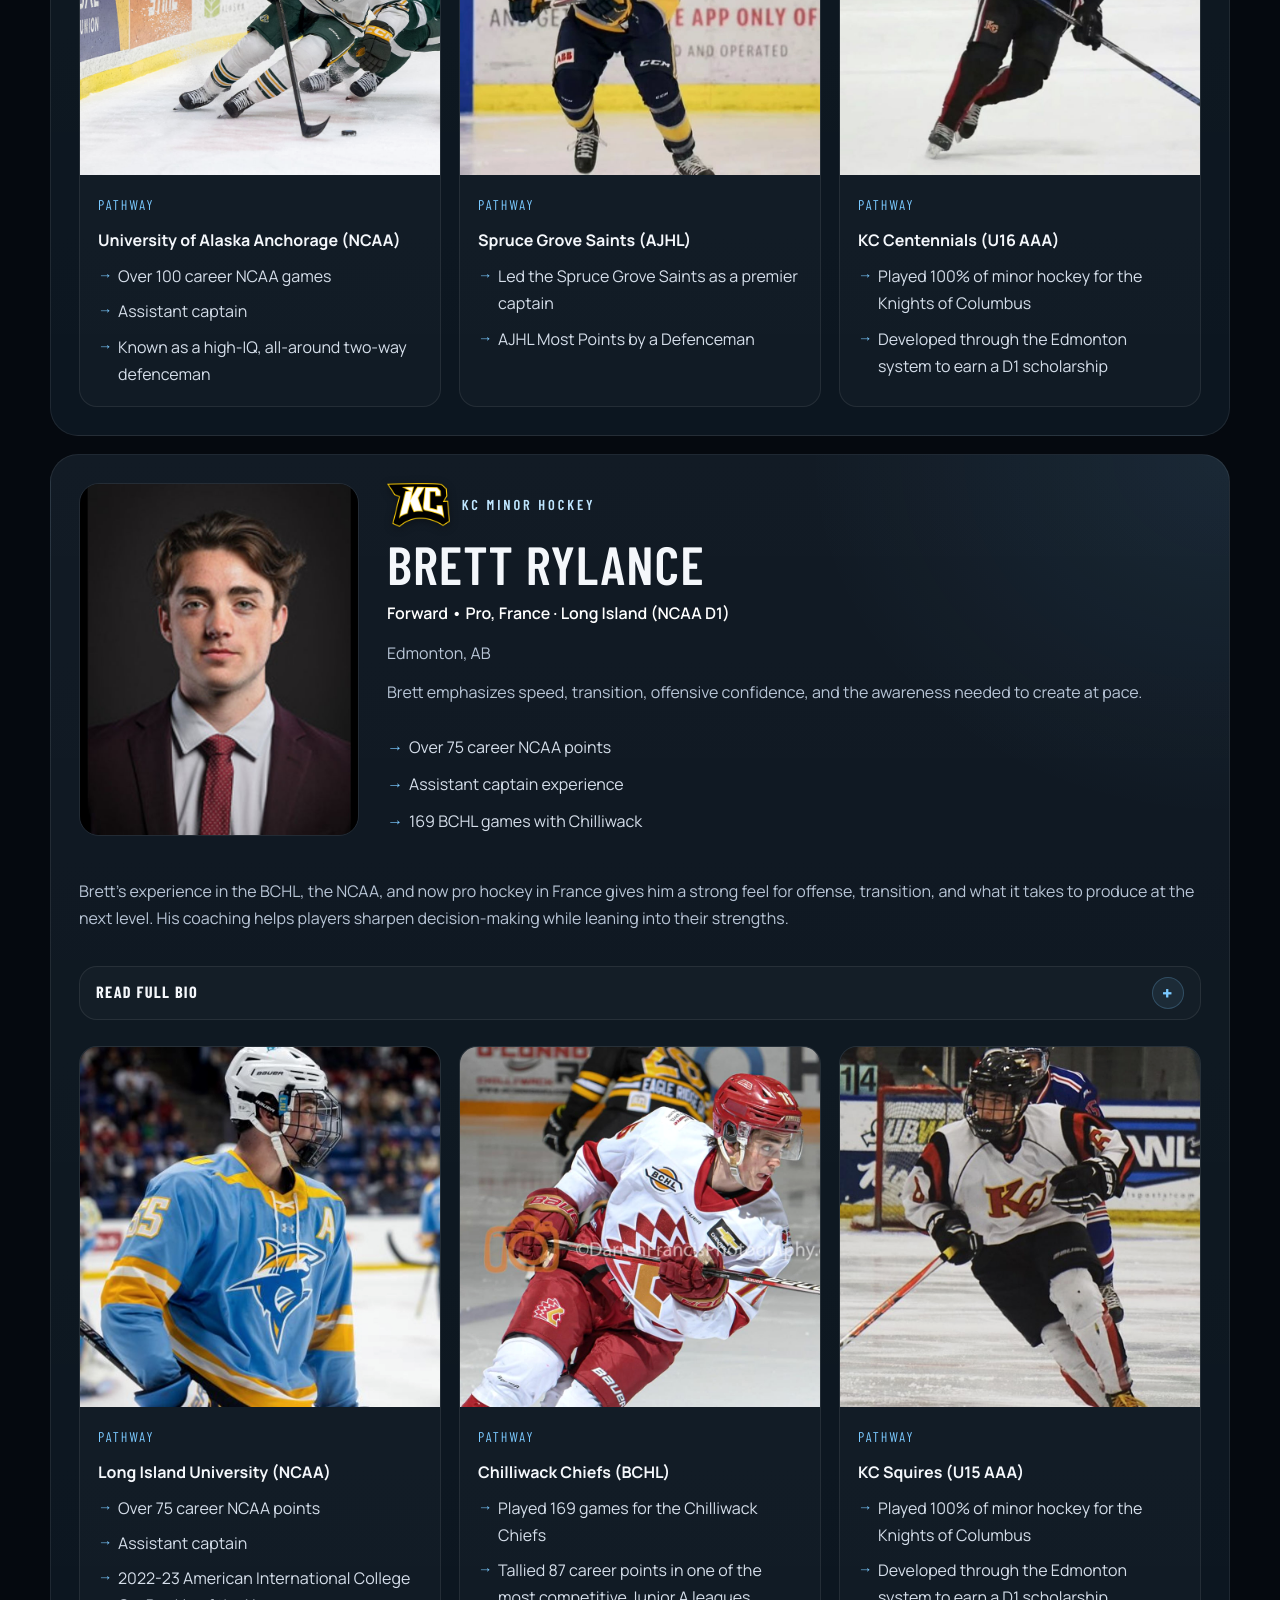
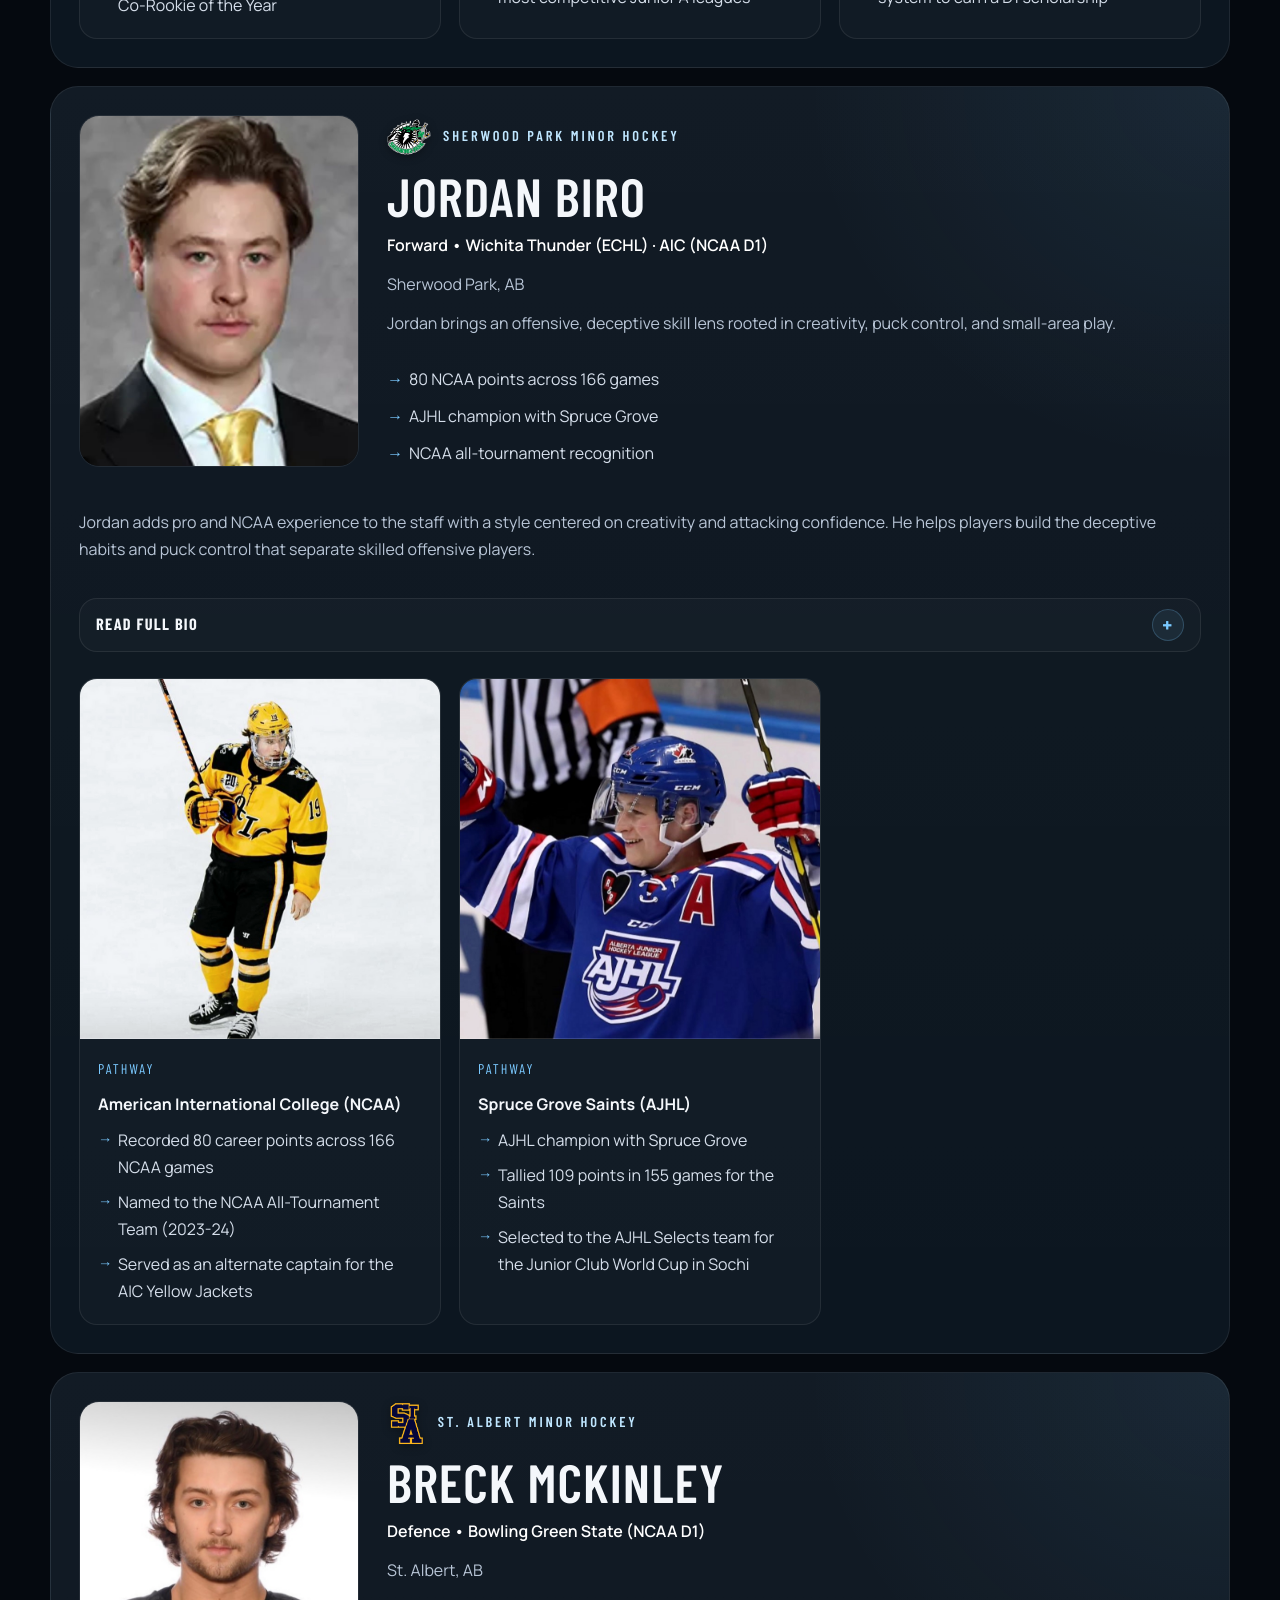
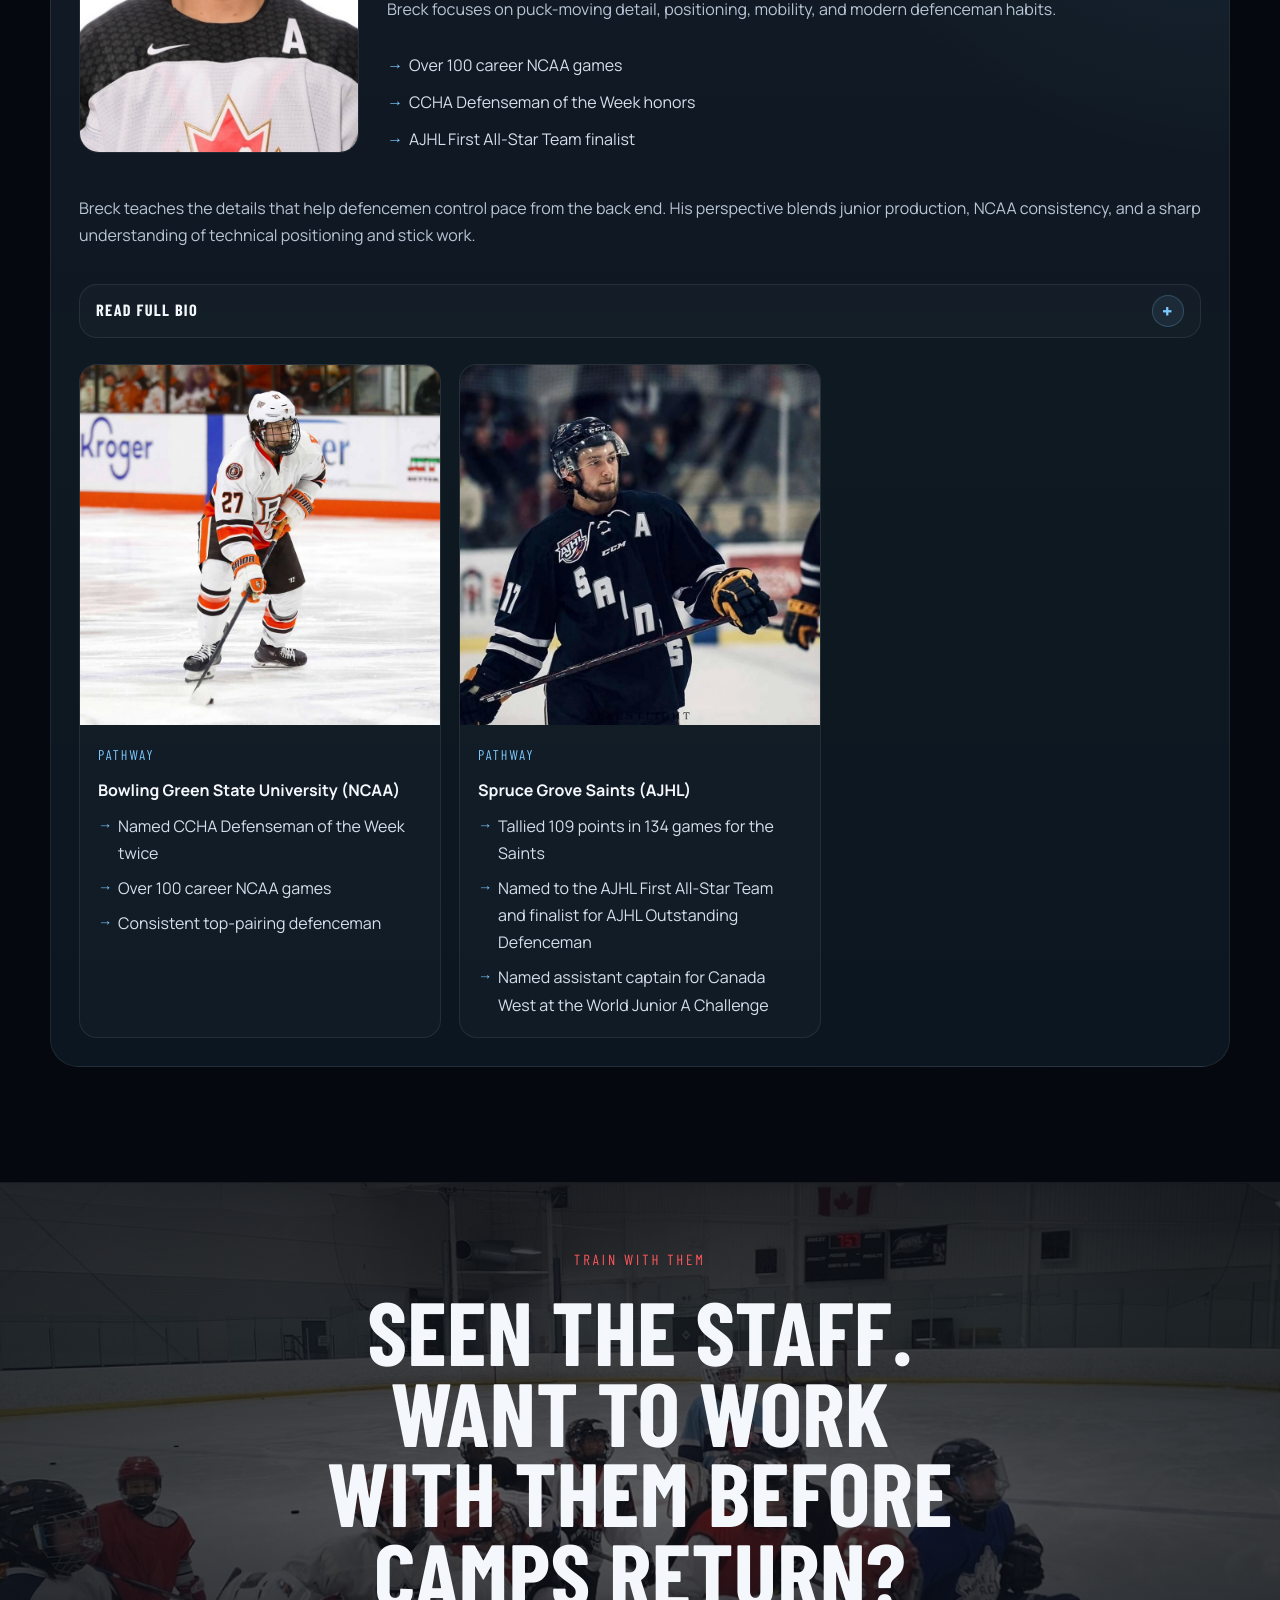
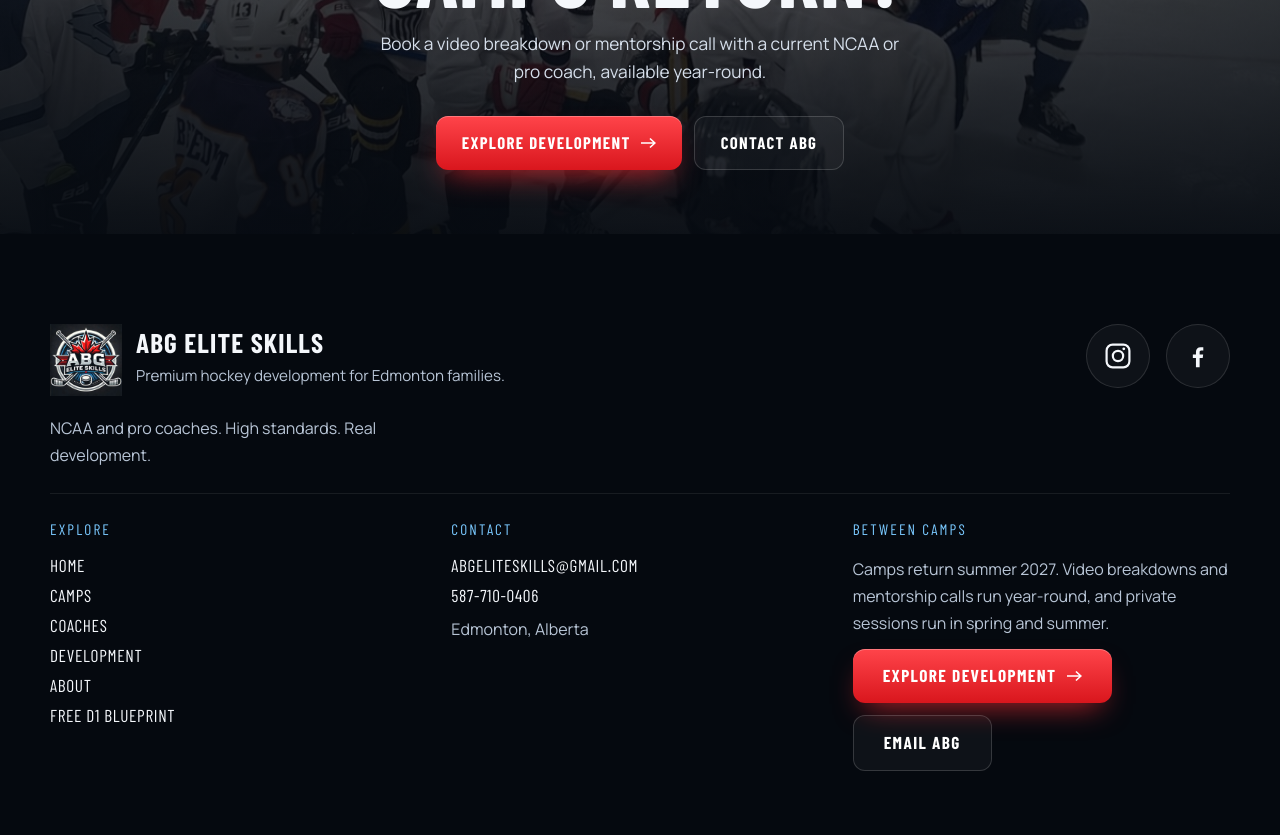
<file: coaches.html>
<!DOCTYPE html>
<html lang="en">
  <head>
    <meta charset="UTF-8" />
    <meta name="viewport" content="width=device-width, initial-scale=1.0" />
    <title>Edmonton Hockey Coaches: NCAA &amp; Pro Players | ABG Elite Skills</title>
    <meta
      name="description"
      content="Meet ABG Elite Skills&#x27; Edmonton hockey coaches: current NCAA Division I and pro players who came up through KC, Sherwood Park, and St. Albert minor hockey."
    />
    <meta
      name="robots"
      content="index, follow, max-snippet:-1, max-image-preview:large, max-video-preview:-1"
    />
    <link rel="canonical" href="https://abgeliteskills.com/coaches" />
    <meta property="og:type" content="website" />
    <meta property="og:site_name" content="ABG Elite Skills" />
    <meta property="og:title" content="Edmonton Hockey Coaches: NCAA &amp; Pro Players | ABG Elite Skills" />
    <meta
      property="og:description"
      content="Meet ABG Elite Skills&#x27; Edmonton hockey coaches: current NCAA Division I and pro players who came up through KC, Sherwood Park, and St. Albert minor hockey."
    />
    <meta property="og:url" content="https://abgeliteskills.com/coaches" />
    <meta
      property="og:image"
      content="https://abgeliteskills.com/assets/web/logan-uaa-game.jpg"
    />
    <meta name="twitter:card" content="summary_large_image" />
    <meta name="twitter:title" content="Edmonton Hockey Coaches: NCAA &amp; Pro Players | ABG Elite Skills" />
    <meta
      name="twitter:description"
      content="Meet ABG Elite Skills&#x27; Edmonton hockey coaches: current NCAA Division I and pro players who came up through KC, Sherwood Park, and St. Albert minor hockey."
    />
    <meta
      name="twitter:image"
      content="https://abgeliteskills.com/assets/web/logan-uaa-game.jpg"
    />
    <script type="application/ld+json">
{
  "@context": "https://schema.org",
  "@graph": [
    {
      "@type": "AboutPage",
      "@id": "https://abgeliteskills.com/coaches#webpage",
      "url": "https://abgeliteskills.com/coaches",
      "name": "Edmonton Hockey Coaches: NCAA & Pro Players | ABG Elite Skills",
      "description": "Meet ABG Elite Skills' Edmonton hockey coaches: current NCAA Division I and pro players who came up through KC, Sherwood Park, and St. Albert minor hockey.",
      "isPartOf": {
        "@id": "https://abgeliteskills.com/#website"
      },
      "about": {
        "@id": "https://abgeliteskills.com/#organization"
      },
      "breadcrumb": {
        "@id": "https://abgeliteskills.com/coaches#breadcrumb"
      }
    },
    {
      "@type": "BreadcrumbList",
      "@id": "https://abgeliteskills.com/coaches#breadcrumb",
      "itemListElement": [
        {
          "@type": "ListItem",
          "position": 1,
          "name": "Home",
          "item": "https://abgeliteskills.com/"
        },
        {
          "@type": "ListItem",
          "position": 2,
          "name": "Coaches",
          "item": "https://abgeliteskills.com/coaches"
        }
      ]
    },
    {
      "@type": "Person",
      "@id": "https://abgeliteskills.com/coaches#logan-acheson",
      "name": "Logan Acheson",
      "jobTitle": "Hockey Coach (Defence)",
      "worksFor": {
        "@id": "https://abgeliteskills.com/#organization"
      },
      "alumniOf": {
        "@type": "CollegeOrUniversity",
        "name": "University of Alaska Anchorage"
      },
      "homeLocation": {
        "@type": "Place",
        "name": "Edmonton, AB"
      },
      "description": "Logan brings a two-way defenceman’s lens to the ice, with a focus on mobility, habits, and game intelligence."
    },
    {
      "@type": "Person",
      "@id": "https://abgeliteskills.com/coaches#brett-rylance",
      "name": "Brett Rylance",
      "jobTitle": "Hockey Coach (Forward)",
      "worksFor": {
        "@id": "https://abgeliteskills.com/#organization"
      },
      "affiliation": {
        "@type": "SportsOrganization",
        "name": "Ligue Magnus"
      },
      "alumniOf": {
        "@type": "CollegeOrUniversity",
        "name": "Long Island University"
      },
      "homeLocation": {
        "@type": "Place",
        "name": "Edmonton, AB"
      },
      "description": "Brett emphasizes speed, transition, offensive confidence, and the awareness needed to create at pace."
    },
    {
      "@type": "Person",
      "@id": "https://abgeliteskills.com/coaches#jordan-biro",
      "name": "Jordan Biro",
      "jobTitle": "Hockey Coach (Forward)",
      "worksFor": {
        "@id": "https://abgeliteskills.com/#organization"
      },
      "affiliation": {
        "@type": "SportsTeam",
        "name": "Wichita Thunder"
      },
      "alumniOf": {
        "@type": "CollegeOrUniversity",
        "name": "American International College"
      },
      "homeLocation": {
        "@type": "Place",
        "name": "Sherwood Park, AB"
      },
      "description": "Jordan brings an offensive, deceptive skill lens rooted in creativity, puck control, and small-area play."
    },
    {
      "@type": "Person",
      "@id": "https://abgeliteskills.com/coaches#breck-mckinley",
      "name": "Breck McKinley",
      "jobTitle": "Hockey Coach (Defence)",
      "worksFor": {
        "@id": "https://abgeliteskills.com/#organization"
      },
      "affiliation": {
        "@type": "SportsTeam",
        "name": "Bowling Green State University"
      },
      "homeLocation": {
        "@type": "Place",
        "name": "St. Albert, AB"
      },
      "description": "Breck focuses on puck-moving detail, positioning, mobility, and modern defenceman habits."
    }
  ]
}
    </script>
    <link rel="preconnect" href="https://fonts.googleapis.com" />
    <link rel="preconnect" href="https://fonts.gstatic.com" crossorigin />
    <link
      href="https://fonts.googleapis.com/css2?family=Barlow+Condensed:wght@500;600;700&family=Manrope:wght@400;500;600;700;800&display=swap"
      rel="stylesheet"
    />
    <link rel="icon" href="./assets/favicon-64.png" type="image/png" />
    <link rel="stylesheet" href="./styles.css?v=20260814-winter-mode-74" />
    <link rel="stylesheet" href="./design.css?v=20260814-winter-mode-74" />
    <script>
      if (/(^|\.)abgeliteskills\.com$/.test(location.hostname)) {
      !function(f,b,e,v,n,t,s){if(f.fbq)return;n=f.fbq=function(){n.callMethod?
      n.callMethod.apply(n,arguments):n.queue.push(arguments)};if(!f._fbq)f._fbq=n;
      n.push=n;n.loaded=!0;n.version='2.0';n.queue=[];t=b.createElement(e);t.async=!0;
      t.src=v;s=b.getElementsByTagName(e)[0];s.parentNode.insertBefore(t,s)}(window,
      document,'script','https://connect.facebook.net/en_US/fbevents.js');
      fbq('init','1987066045263331');fbq('track','PageView');
      }
    </script>
    <noscript><img height="1" width="1" style="display:none" src="https://www.facebook.com/tr?id=1987066045263331&ev=PageView&noscript=1"/></noscript>
  </head>
  <body data-page="coaches">
    <div class="site-bg"></div>
    <div class="page-shell">
      <header class="site-header">
        <a class="brand" href="./index.html" aria-label="ABG Elite Skills home">
          <img
            class="brand-logo"
            src="./assets/abg-elite-skills-logo-192.jpg"
            alt="ABG Elite Skills logo"
          />
          <span class="brand-text">
            <strong>ABG Elite Skills</strong>
            <small>Premium hockey development in Edmonton</small>
          </span>
        </a>

        <button class="nav-toggle" type="button" aria-expanded="false" aria-label="Open menu">
          <span></span>
          <span></span>
        </button>

        <nav class="site-nav" aria-label="Primary">
          <a class="nav-link" href="./index.html">Home</a>
          <a class="nav-link" href="./camps.html">Camps</a>
          <a class="nav-link active" href="./coaches.html">Coaches</a>
          <a class="nav-link" href="./development.html">Development</a>
          <a class="nav-link" href="./about.html">About</a>
        </nav>

        <a class="button button-small" href="./d1-blueprint.html">Free Guide</a>
      </header>

      <main>
        <section class="page-hero reveal">
          <div class="page-hero-copy">
            <p class="eyebrow">Coaching Staff</p>
            <h1>Meet the coaches behind the ABG standard.</h1>
            <p>
              Current NCAA and pro players lead every session. Get to know where each coach came
              from, how they made it to the next level, and what they bring to the ice.
            </p>
            <div class="hero-dates-strip" aria-label="Jump to a coach">
              <a href="#logan-acheson">Logan Acheson</a>
              <a href="#brett-rylance">Brett Rylance</a>
              <a href="#jordan-biro">Jordan Biro</a>
              <a href="#breck-mckinley">Breck McKinley</a>
            </div>
          </div>
          <article class="page-hero-visual">
            <img
              src="./assets/web/logan-uaa-game-1000.jpg"
              srcset="./assets/web/logan-uaa-game-1000.jpg 1000w, ./assets/web/logan-uaa-game.jpg 2000w"
              sizes="(max-width: 860px) 100vw, 58vw"
              fetchpriority="high"
              alt="ABG Elite Skills coach skating with the puck during NCAA play"
            />
          </article>
        </section>

        <section class="section reveal" aria-labelledby="coach-directory-title">
          <h2 id="coach-directory-title" class="visually-hidden">The ABG coaching staff</h2>
          <div class="coach-directory" data-coach-grid="all"><!-- prerendered from data.js by tools/prerender.mjs -->
<article class="coach-profile" id="logan-acheson">
        <div class="coach-profile-top">
          <img
            src="./assets/logan-acheson-headshot.jpeg"
            alt="Logan Acheson headshot"
            loading="lazy"
            decoding="async"
            style="--coach-profile-position: center 15%;"
          />
          <div class="coach-profile-intro">
            <p class="program-month coach-origin-line">
              <img class="coach-minor-logo" src="./assets/minor-hockey/kc-hockey-club.png" alt="" loading="lazy" decoding="async" />
              <span>KC Minor Hockey</span>
            </p>
            <h3>Logan Acheson</h3>
            <p class="coach-role">Defence • Pro · Alaska Anchorage (NCAA D1)</p>
            <p class="coach-location">Edmonton, AB</p>
            <p class="coach-summary">Logan brings a two-way defenceman’s lens to the ice, with a focus on mobility, habits, and game intelligence.</p>
            <ul class="coach-highlights"><li>Over 100 career NCAA games</li><li>Assistant captain experience</li><li>AJHL Most Points by a Defenceman</li></ul>
          </div>
        </div>
        <div class="coach-profile-copy">
          <p>Raised in Edmonton and developed through KC Minor Hockey, Logan built his path from local hockey into junior leadership, NCAA Division I, and pro hockey. His coaching centers on elite defensive habits, mobility, and the small details that drive real game impact.</p>
          <details class="camp-more coach-more">
                  <summary>Read Full Bio</summary>
                  <p class="camp-description">Logan’s versatility as a defenceman makes him an invaluable asset to the ABG coaching team. With a focus on balancing defensive responsibility with offensive contribution, he emphasizes a well-rounded approach to the game. Logan is dedicated to instilling the importance of elite defensive habits and active involvement in the offensive zone. As a true student of the game, he is constantly evolving his craft to ensure his players are learning the most modern, high-level skills in the sport.</p>
                </details>
        </div>
        <div class="coach-pathway-grid">
          
          <article class="coach-pathway-card">
            <div class="coach-pathway-media">
              <img src="./assets/coach-logan-acheson-pathway-1-university-of-alaska-anchorage.jpg" alt="UAA Seawolves defenceman Logan Acheson in action during an NCAA Division 1 hockey game." loading="lazy" decoding="async" />
            </div>
            <div class="coach-pathway-body">
              <p class="program-month">Pathway</p>
              <h4>University of Alaska Anchorage (NCAA)</h4>
              <ul class="coach-pathway-points">
                <li>Over 100 career NCAA games</li><li>Assistant captain</li><li>Known as a high-IQ, all-around two-way defenceman</li>
              </ul>
            </div>
          </article>
        
          <article class="coach-pathway-card">
            <div class="coach-pathway-media">
              <img src="./assets/coach-logan-acheson-pathway-2-spruce-grove-saints-ajhl.jpg" alt="ABG Elite Skills founder Logan Acheson as captain of the Spruce Grove Saints AJHL hockey team." loading="lazy" decoding="async" />
            </div>
            <div class="coach-pathway-body">
              <p class="program-month">Pathway</p>
              <h4>Spruce Grove Saints (AJHL)</h4>
              <ul class="coach-pathway-points">
                <li>Led the Spruce Grove Saints as a premier captain</li><li>AJHL Most Points by a Defenceman</li>
              </ul>
            </div>
          </article>
        
          <article class="coach-pathway-card">
            <div class="coach-pathway-media">
              <img src="./assets/coach-logan-acheson-pathway-3-kc-centennials-u16-aaa.jpg" alt="ABG Elite Skills founder Logan Acheson as a captain for KC Minor Hockey in Edmonton." loading="lazy" decoding="async" />
            </div>
            <div class="coach-pathway-body">
              <p class="program-month">Pathway</p>
              <h4>KC Centennials (U16 AAA)</h4>
              <ul class="coach-pathway-points">
                <li>Played 100% of minor hockey for the Knights of Columbus</li><li>Developed through the Edmonton system to earn a D1 scholarship</li>
              </ul>
            </div>
          </article>
        
        </div>
      </article>
    
      <article class="coach-profile" id="brett-rylance">
        <div class="coach-profile-top">
          <img
            src="./assets/coach-brett-rylance-headshot.jpg"
            alt="Brett Rylance headshot"
            loading="lazy"
            decoding="async"
            style="--coach-profile-position: center 13%;"
          />
          <div class="coach-profile-intro">
            <p class="program-month coach-origin-line">
              <img class="coach-minor-logo" src="./assets/minor-hockey/kc-hockey-club.png" alt="" loading="lazy" decoding="async" />
              <span>KC Minor Hockey</span>
            </p>
            <h3>Brett Rylance</h3>
            <p class="coach-role">Forward • Pro, France · Long Island (NCAA D1)</p>
            <p class="coach-location">Edmonton, AB</p>
            <p class="coach-summary">Brett emphasizes speed, transition, offensive confidence, and the awareness needed to create at pace.</p>
            <ul class="coach-highlights"><li>Over 75 career NCAA points</li><li>Assistant captain experience</li><li>169 BCHL games with Chilliwack</li></ul>
          </div>
        </div>
        <div class="coach-profile-copy">
          <p>Brett’s experience in the BCHL, the NCAA, and now pro hockey in France gives him a strong feel for offense, transition, and what it takes to produce at the next level. His coaching helps players sharpen decision-making while leaning into their strengths.</p>
          <details class="camp-more coach-more">
                  <summary>Read Full Bio</summary>
                  <p class="camp-description">Brett’s experience as a top-tier forward in the BCHL and NCAA has equipped him with a deep understanding of what it takes to produce at the highest levels. His coaching focuses on the pillars of speed, situational awareness, and offensive transition. By encouraging players to embrace their individual strengths, Brett helps them elevate their game and find the confidence needed to compete in all-situation hockey.</p>
                </details>
        </div>
        <div class="coach-pathway-grid">
          
          <article class="coach-pathway-card">
            <div class="coach-pathway-media">
              <img src="./assets/coach-brett-rylance-pathway-1-long-island-university-ncaa.jpg" alt="ABG Elite Skills coach Brett Rylance wearing the A as alternate captain for the LIU Sharks NCAA Division I hockey team." loading="lazy" decoding="async" />
            </div>
            <div class="coach-pathway-body">
              <p class="program-month">Pathway</p>
              <h4>Long Island University (NCAA)</h4>
              <ul class="coach-pathway-points">
                <li>Over 75 career NCAA points</li><li>Assistant captain</li><li>2022-23 American International College Co-Rookie of the Year</li>
              </ul>
            </div>
          </article>
        
          <article class="coach-pathway-card">
            <div class="coach-pathway-media">
              <img src="./assets/coach-brett-rylance-pathway-2-chilliwack-chiefs-bchl.jpg" alt="ABG Elite Skills coach Brett Rylance in action for the Chilliwack Chiefs of the BCHL." loading="lazy" decoding="async" />
            </div>
            <div class="coach-pathway-body">
              <p class="program-month">Pathway</p>
              <h4>Chilliwack Chiefs (BCHL)</h4>
              <ul class="coach-pathway-points">
                <li>Played 169 games for the Chilliwack Chiefs</li><li>Tallied 87 career points in one of the most competitive Junior A leagues</li>
              </ul>
            </div>
          </article>
        
          <article class="coach-pathway-card">
            <div class="coach-pathway-media">
              <img src="./assets/coach-brett-rylance-pathway-3-kc-squires-u15-aaa.jpg" alt="ABG Elite Skills coach Brett Rylance in action as a youth player for KC Minor Hockey in Edmonton." loading="lazy" decoding="async" />
            </div>
            <div class="coach-pathway-body">
              <p class="program-month">Pathway</p>
              <h4>KC Squires (U15 AAA)</h4>
              <ul class="coach-pathway-points">
                <li>Played 100% of minor hockey for the Knights of Columbus</li><li>Developed through the Edmonton system to earn a D1 scholarship</li>
              </ul>
            </div>
          </article>
        
        </div>
      </article>
    
      <article class="coach-profile" id="jordan-biro">
        <div class="coach-profile-top">
          <img
            src="./assets/coach-jordan-biro-headshot.jpg"
            alt="Jordan Biro headshot"
            loading="lazy"
            decoding="async"
            style="--coach-profile-position: center 12%;"
          />
          <div class="coach-profile-intro">
            <p class="program-month coach-origin-line">
              <img class="coach-minor-logo" src="./assets/minor-hockey/sherwood-park-minor-hockey.png" alt="" loading="lazy" decoding="async" />
              <span>Sherwood Park Minor Hockey</span>
            </p>
            <h3>Jordan Biro</h3>
            <p class="coach-role">Forward • Wichita Thunder (ECHL) · AIC (NCAA D1)</p>
            <p class="coach-location">Sherwood Park, AB</p>
            <p class="coach-summary">Jordan brings an offensive, deceptive skill lens rooted in creativity, puck control, and small-area play.</p>
            <ul class="coach-highlights"><li>80 NCAA points across 166 games</li><li>AJHL champion with Spruce Grove</li><li>NCAA all-tournament recognition</li></ul>
          </div>
        </div>
        <div class="coach-profile-copy">
          <p>Jordan adds pro and NCAA experience to the staff with a style centered on creativity and attacking confidence. He helps players build the deceptive habits and puck control that separate skilled offensive players.</p>
          <details class="camp-more coach-more">
                  <summary>Read Full Bio</summary>
                  <p class="camp-description">Jordan brings a high-octane offensive perspective to the staff, rooted in his experience at the NCAA and professional levels. He focuses on the deceptive side of the game, teaching players how to use creativity and elite puck control to break down defenders. Jordan is passionate about player development and believes that mastering small-area skills and offensive IQ is what separates good players from elite players.</p>
                </details>
        </div>
        <div class="coach-pathway-grid">
          
          <article class="coach-pathway-card">
            <div class="coach-pathway-media">
              <img src="./assets/coach-jordan-biro-pathway-1-american-international-college.jpg" alt="ABG Elite Skills instructor Jordan Biro playing NCAA Division I hockey for the AIC YellowJackets." loading="lazy" decoding="async" />
            </div>
            <div class="coach-pathway-body">
              <p class="program-month">Pathway</p>
              <h4>American International College (NCAA)</h4>
              <ul class="coach-pathway-points">
                <li>Recorded 80 career points across 166 NCAA games</li><li>Named to the NCAA All-Tournament Team (2023-24)</li><li>Served as an alternate captain for the AIC Yellow Jackets</li>
              </ul>
            </div>
          </article>
        
          <article class="coach-pathway-card">
            <div class="coach-pathway-media">
              <img src="./assets/coach-jordan-biro-pathway-2-spruce-grove-saints-ajhl.jpg" alt="ABG Elite Skills coach Jordan Biro in action for the Spruce Grove Saints AJHL team." loading="lazy" decoding="async" />
            </div>
            <div class="coach-pathway-body">
              <p class="program-month">Pathway</p>
              <h4>Spruce Grove Saints (AJHL)</h4>
              <ul class="coach-pathway-points">
                <li>AJHL champion with Spruce Grove</li><li>Tallied 109 points in 155 games for the Saints</li><li>Selected to the AJHL Selects team for the Junior Club World Cup in Sochi</li>
              </ul>
            </div>
          </article>
        
        </div>
      </article>
    
      <article class="coach-profile" id="breck-mckinley">
        <div class="coach-profile-top">
          <img
            src="./assets/coach-breck-mckinley-headshot.jpg"
            alt="Breck McKinley headshot"
            loading="lazy"
            decoding="async"
            style="--coach-profile-position: center 10%;"
          />
          <div class="coach-profile-intro">
            <p class="program-month coach-origin-line">
              <img class="coach-minor-logo" src="./assets/minor-hockey/st-albert-minor-hockey.png" alt="" loading="lazy" decoding="async" />
              <span>St. Albert Minor Hockey</span>
            </p>
            <h3>Breck McKinley</h3>
            <p class="coach-role">Defence • Bowling Green State (NCAA D1)</p>
            <p class="coach-location">St. Albert, AB</p>
            <p class="coach-summary">Breck focuses on puck-moving detail, positioning, mobility, and modern defenceman habits.</p>
            <ul class="coach-highlights"><li>Over 100 career NCAA games</li><li>CCHA Defenseman of the Week honors</li><li>AJHL First All-Star Team finalist</li></ul>
          </div>
        </div>
        <div class="coach-profile-copy">
          <p>Breck teaches the details that help defencemen control pace from the back end. His perspective blends junior production, NCAA consistency, and a sharp understanding of technical positioning and stick work.</p>
          <details class="camp-more coach-more">
                  <summary>Read Full Bio</summary>
                  <p class="camp-description">Breck specializes in the technical details of the modern puck-moving defenceman. His approach is centered on mobility, puck distribution, and the professional habits required to move from minor hockey into the junior and college ranks. Breck emphasizes the details: the small, high-level adjustments in positioning and stick work that allow players to control the pace of the game from the back end.</p>
                </details>
        </div>
        <div class="coach-pathway-grid">
          
          <article class="coach-pathway-card">
            <div class="coach-pathway-media">
              <img src="./assets/coach-breck-mckinley-pathway-1-bowling-green-state-university.jpg" alt="Bowling Green defenceman and ABG Elite Skills coach Breck McKinley." loading="lazy" decoding="async" />
            </div>
            <div class="coach-pathway-body">
              <p class="program-month">Pathway</p>
              <h4>Bowling Green State University (NCAA)</h4>
              <ul class="coach-pathway-points">
                <li>Named CCHA Defenseman of the Week twice</li><li>Over 100 career NCAA games</li><li>Consistent top-pairing defenceman</li>
              </ul>
            </div>
          </article>
        
          <article class="coach-pathway-card">
            <div class="coach-pathway-media">
              <img src="./assets/coach-breck-mckinley-pathway-2-spruce-grove-saints-ajhl.jpg" alt="ABG Elite Skills coach Breck McKinley wearing the A as alternate captain for the Spruce Grove Saints." loading="lazy" decoding="async" />
            </div>
            <div class="coach-pathway-body">
              <p class="program-month">Pathway</p>
              <h4>Spruce Grove Saints (AJHL)</h4>
              <ul class="coach-pathway-points">
                <li>Tallied 109 points in 134 games for the Saints</li><li>Named to the AJHL First All-Star Team and finalist for AJHL Outstanding Defenceman</li><li>Named assistant captain for Canada West at the World Junior A Challenge</li>
              </ul>
            </div>
          </article>
        
        </div>
      </article>
<!-- /prerendered --></div>
        </section>

        <section class="cta-band reveal" aria-labelledby="coaches-cta-title">
          <img class="cta-band-image" src="./assets/web/camp-huddle.jpg" alt="" loading="lazy" decoding="async" />
          <div class="cta-band-inner">
            <p class="eyebrow">Train With Them</p>
            <h2 id="coaches-cta-title">Seen the staff. Want to work with them before camps return?</h2>
            <p>Book a video breakdown or mentorship call with a current NCAA or pro coach, available year-round.</p>
            <div class="cta-band-actions">
                <a class="button" href="./development.html">Explore Development</a>
                <a class="button button-secondary" href="mailto:abgeliteskills@gmail.com">Contact ABG</a>
            </div>
          </div>
        </section>
      </main>

      <footer class="site-footer">
        <div class="footer-brand-block">
          <div>
            <a class="footer-brand" href="./index.html" aria-label="ABG Elite Skills home">
              <img
                class="footer-logo"
                src="./assets/abg-elite-skills-logo-192.jpg"
                alt="ABG Elite Skills logo"
              />
              <span>
                <strong>ABG Elite Skills</strong>
                <small>Premium hockey development for Edmonton families.</small>
              </span>
            </a>
            <p class="footer-summary">
              NCAA and pro coaches. High standards. Real development.
            </p>
          </div>
          <div class="footer-socials" aria-label="ABG Elite Skills social links">
            <a
              class="footer-social-link"
              href="https://www.instagram.com/abg_eliteskills/"
              target="_blank"
              rel="noreferrer"
              aria-label="ABG Elite Skills Instagram"
            >
              <svg viewBox="0 0 24 24" aria-hidden="true">
                <path d="M7.75 2h8.5A5.75 5.75 0 0 1 22 7.75v8.5A5.75 5.75 0 0 1 16.25 22h-8.5A5.75 5.75 0 0 1 2 16.25v-8.5A5.75 5.75 0 0 1 7.75 2Zm0 1.75A4 4 0 0 0 3.75 7.75v8.5a4 4 0 0 0 4 4h8.5a4 4 0 0 0 4-4v-8.5a4 4 0 0 0-4-4h-8.5Zm8.88 1.37a1.12 1.12 0 1 1 0 2.25 1.12 1.12 0 0 1 0-2.25ZM12 7a5 5 0 1 1 0 10 5 5 0 0 1 0-10Zm0 1.75A3.25 3.25 0 1 0 12 15.25 3.25 3.25 0 0 0 12 8.75Z"></path>
              </svg>
            </a>
            <a
              class="footer-social-link"
              href="https://www.facebook.com/people/ABG-Elite-Skills/61557583743924/"
              target="_blank"
              rel="noreferrer"
              aria-label="ABG Elite Skills Facebook"
            >
              <svg viewBox="0 0 24 24" aria-hidden="true">
                <path d="M13.3 21v-7.35h2.47l.37-2.86H13.3V8.98c0-.83.23-1.39 1.42-1.39h1.52V5.03c-.26-.04-1.16-.11-2.2-.11-2.18 0-3.68 1.33-3.68 3.78v2.09H7.88v2.86h2.48V21h2.94Z"></path>
              </svg>
            </a>
          </div>
        </div>
        <div class="footer-grid">
          <div class="footer-column">
            <p class="footer-label">Explore</p>
            <div class="footer-links">
              <a href="./index.html">Home</a>
              <a href="./camps.html">Camps</a>
              <a href="./coaches.html">Coaches</a>
              <a href="./development.html">Development</a>
              <a href="./about.html">About</a>
              <a href="./d1-blueprint.html">Free D1 Blueprint</a>
            </div>
          </div>
          <div class="footer-column">
            <p class="footer-label">Contact</p>
            <div class="footer-links">
              <a href="mailto:abgeliteskills@gmail.com">abgeliteskills@gmail.com</a>
              <a href="tel:+15877100406">587-710-0406</a>
              <span class="footer-note">Edmonton, Alberta</span>
            </div>
          </div>
          <div class="footer-column footer-column-cta">
            <p class="footer-label">Between Camps</p>
            <p class="footer-note">Camps return summer 2027. Video breakdowns and mentorship calls run year-round, and private sessions run in spring and summer.</p>
            <div class="footer-actions">
              <a class="button button-small" href="./development.html">Explore Development</a>
              <a class="button button-small button-secondary" href="mailto:abgeliteskills@gmail.com">Email ABG</a>
            </div>
          </div>
        </div>
      </footer>
    </div>

    <script src="./data.js?v=20260814-winter-mode-74"></script>
    <script src="./render.js?v=20260814-winter-mode-74"></script>
    <script src="./script.js?v=20260814-winter-mode-74"></script>
  </body>
</html>
</file>
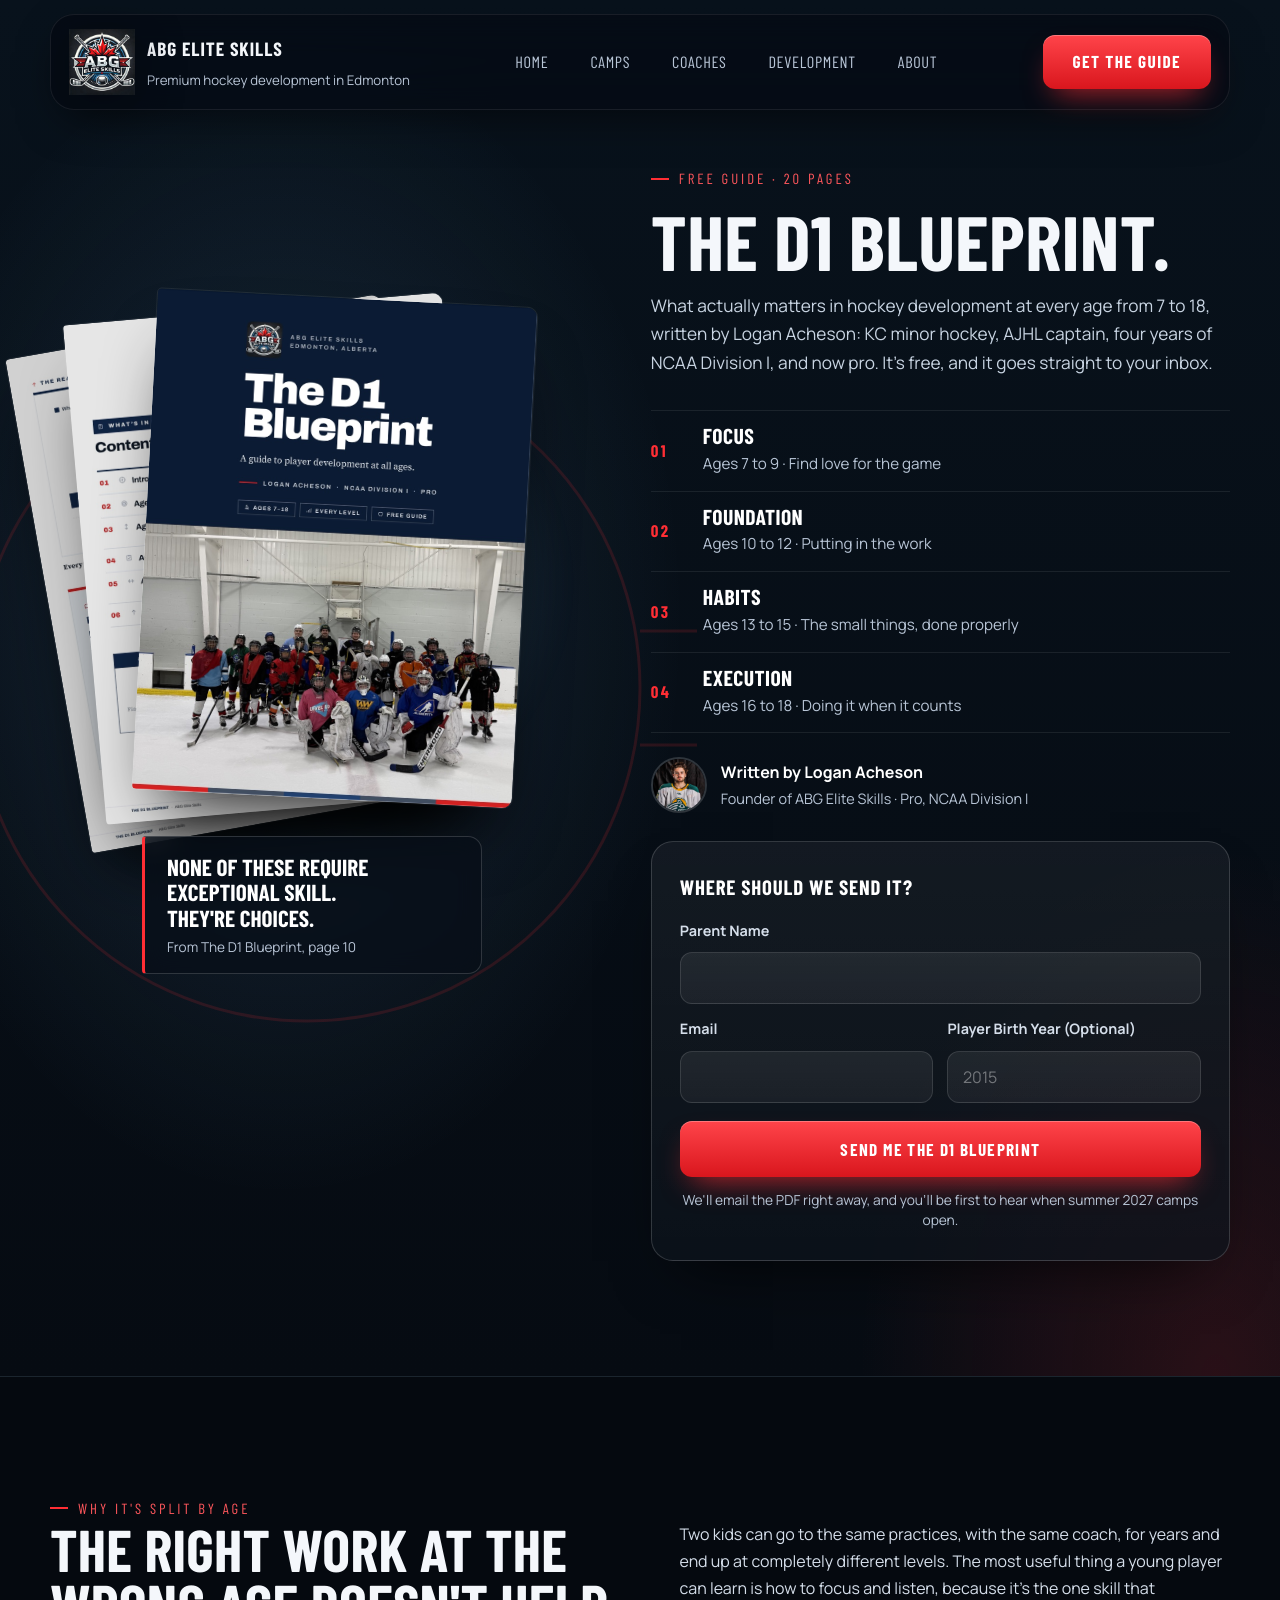
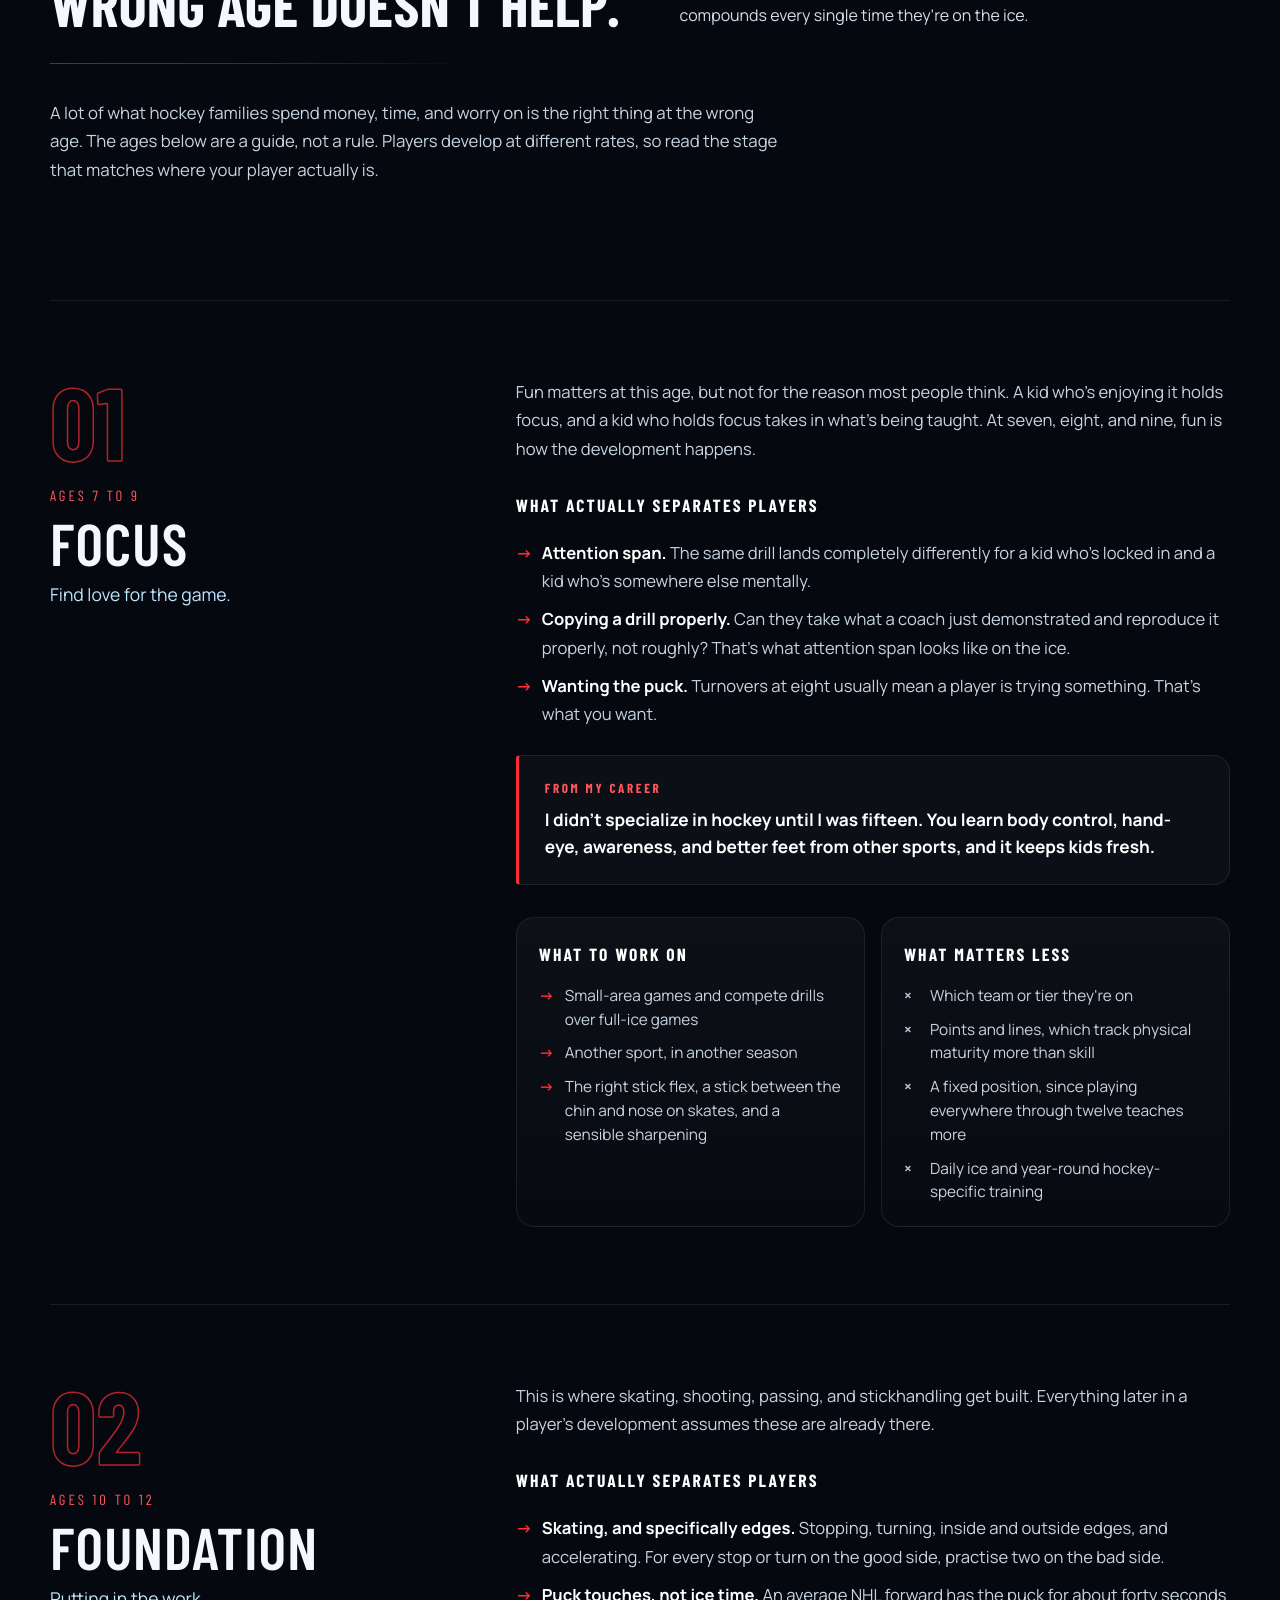
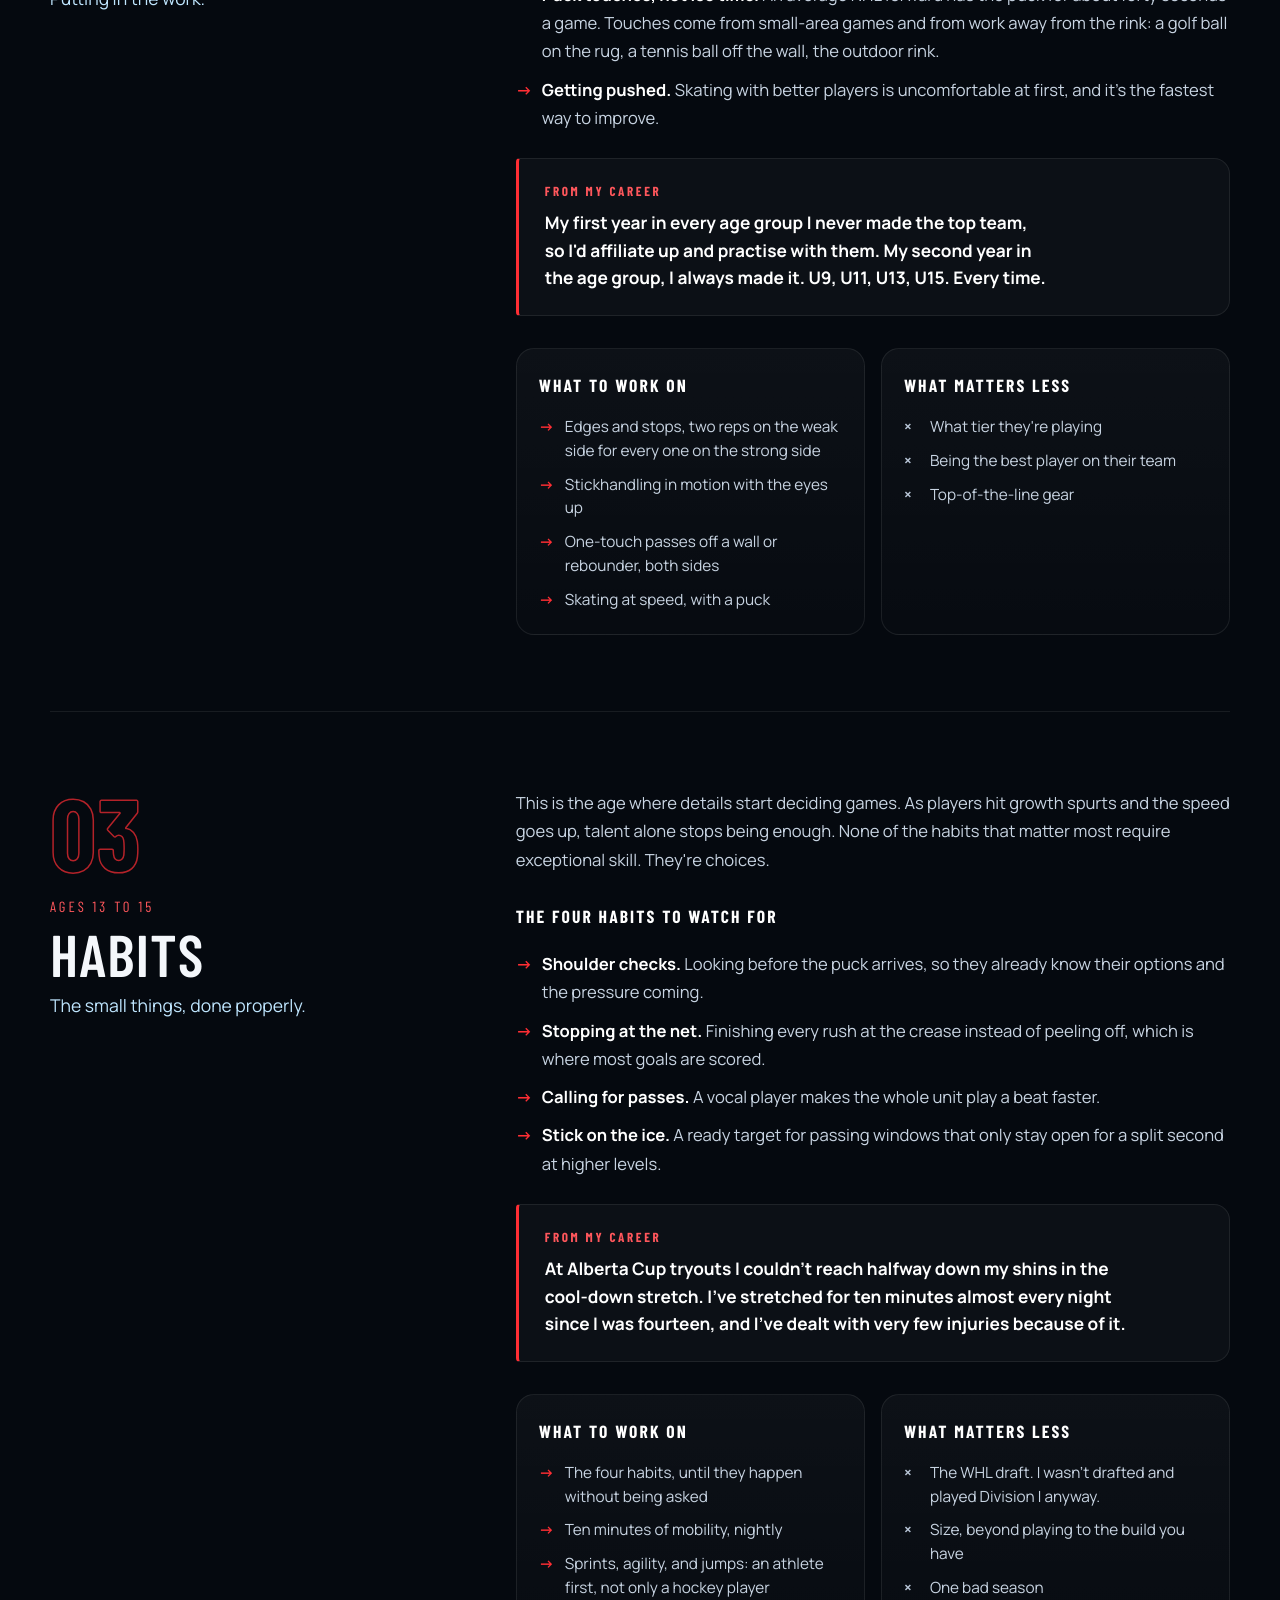
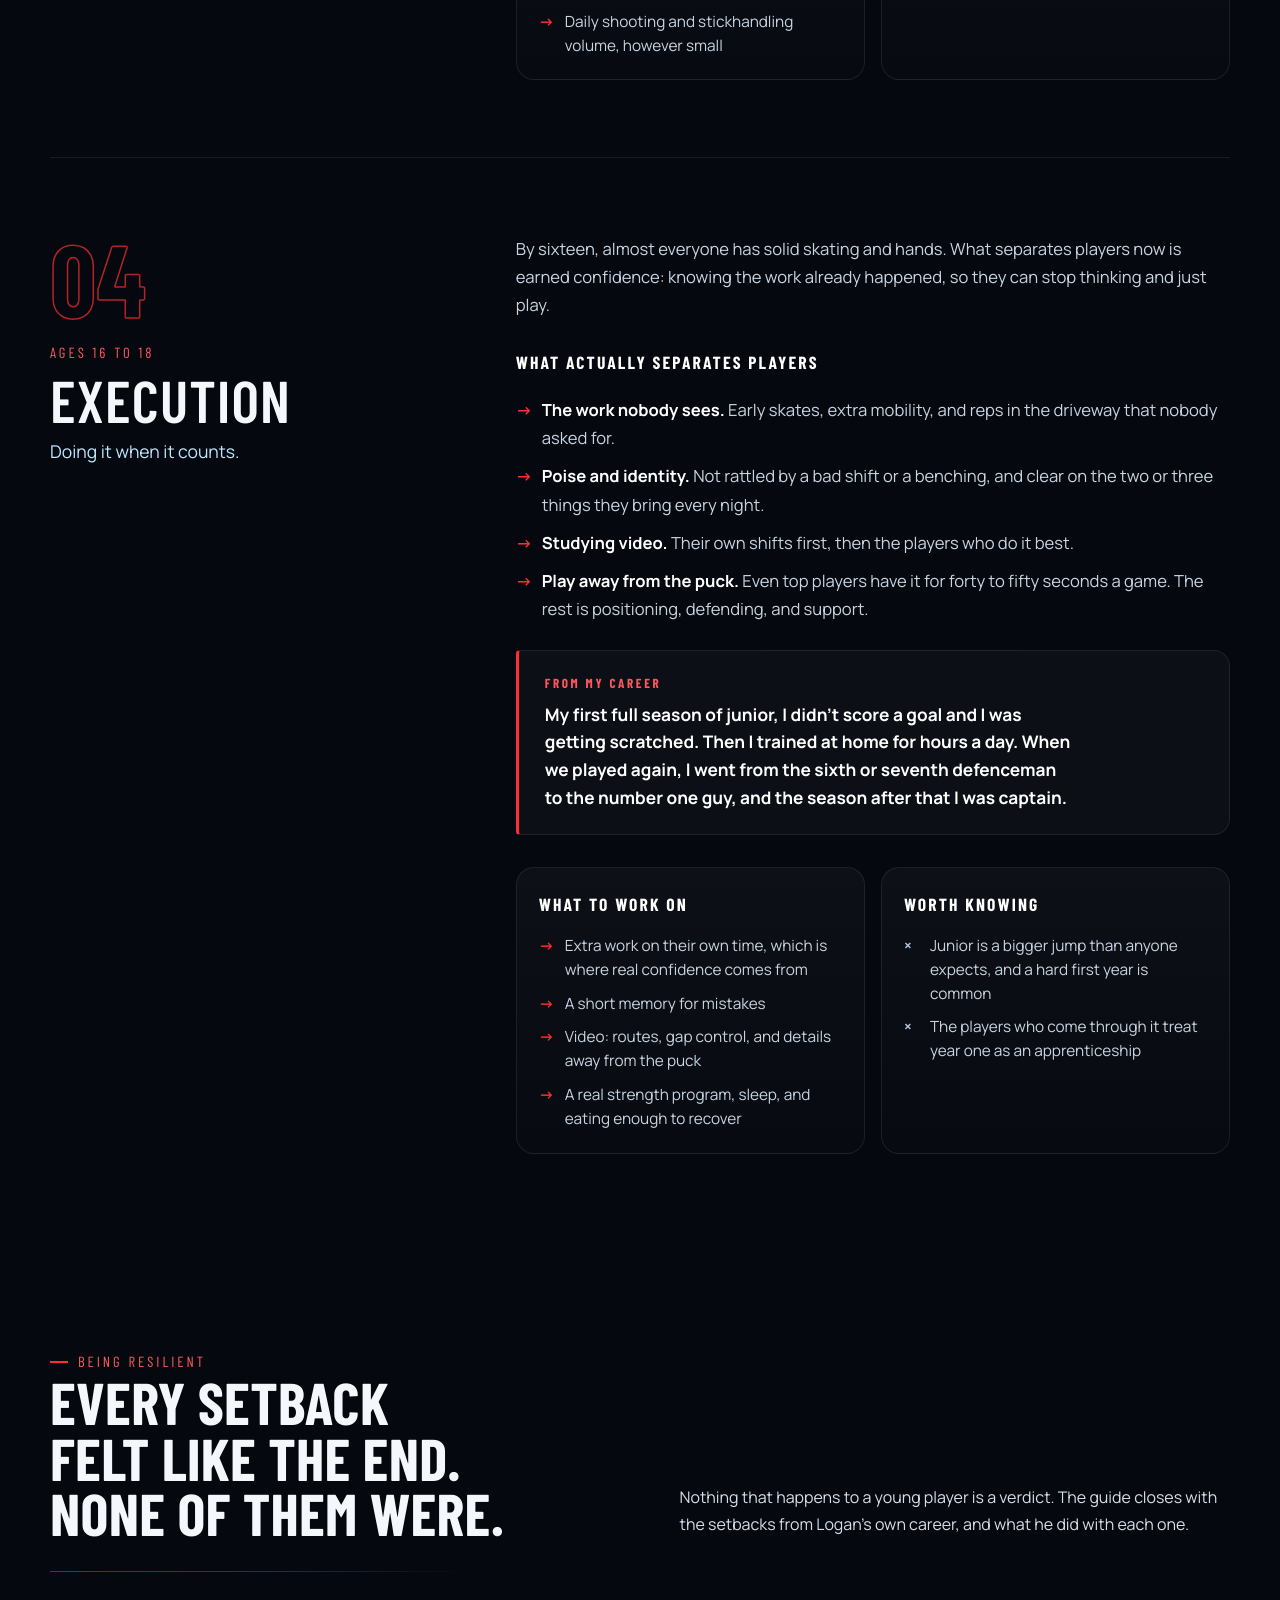
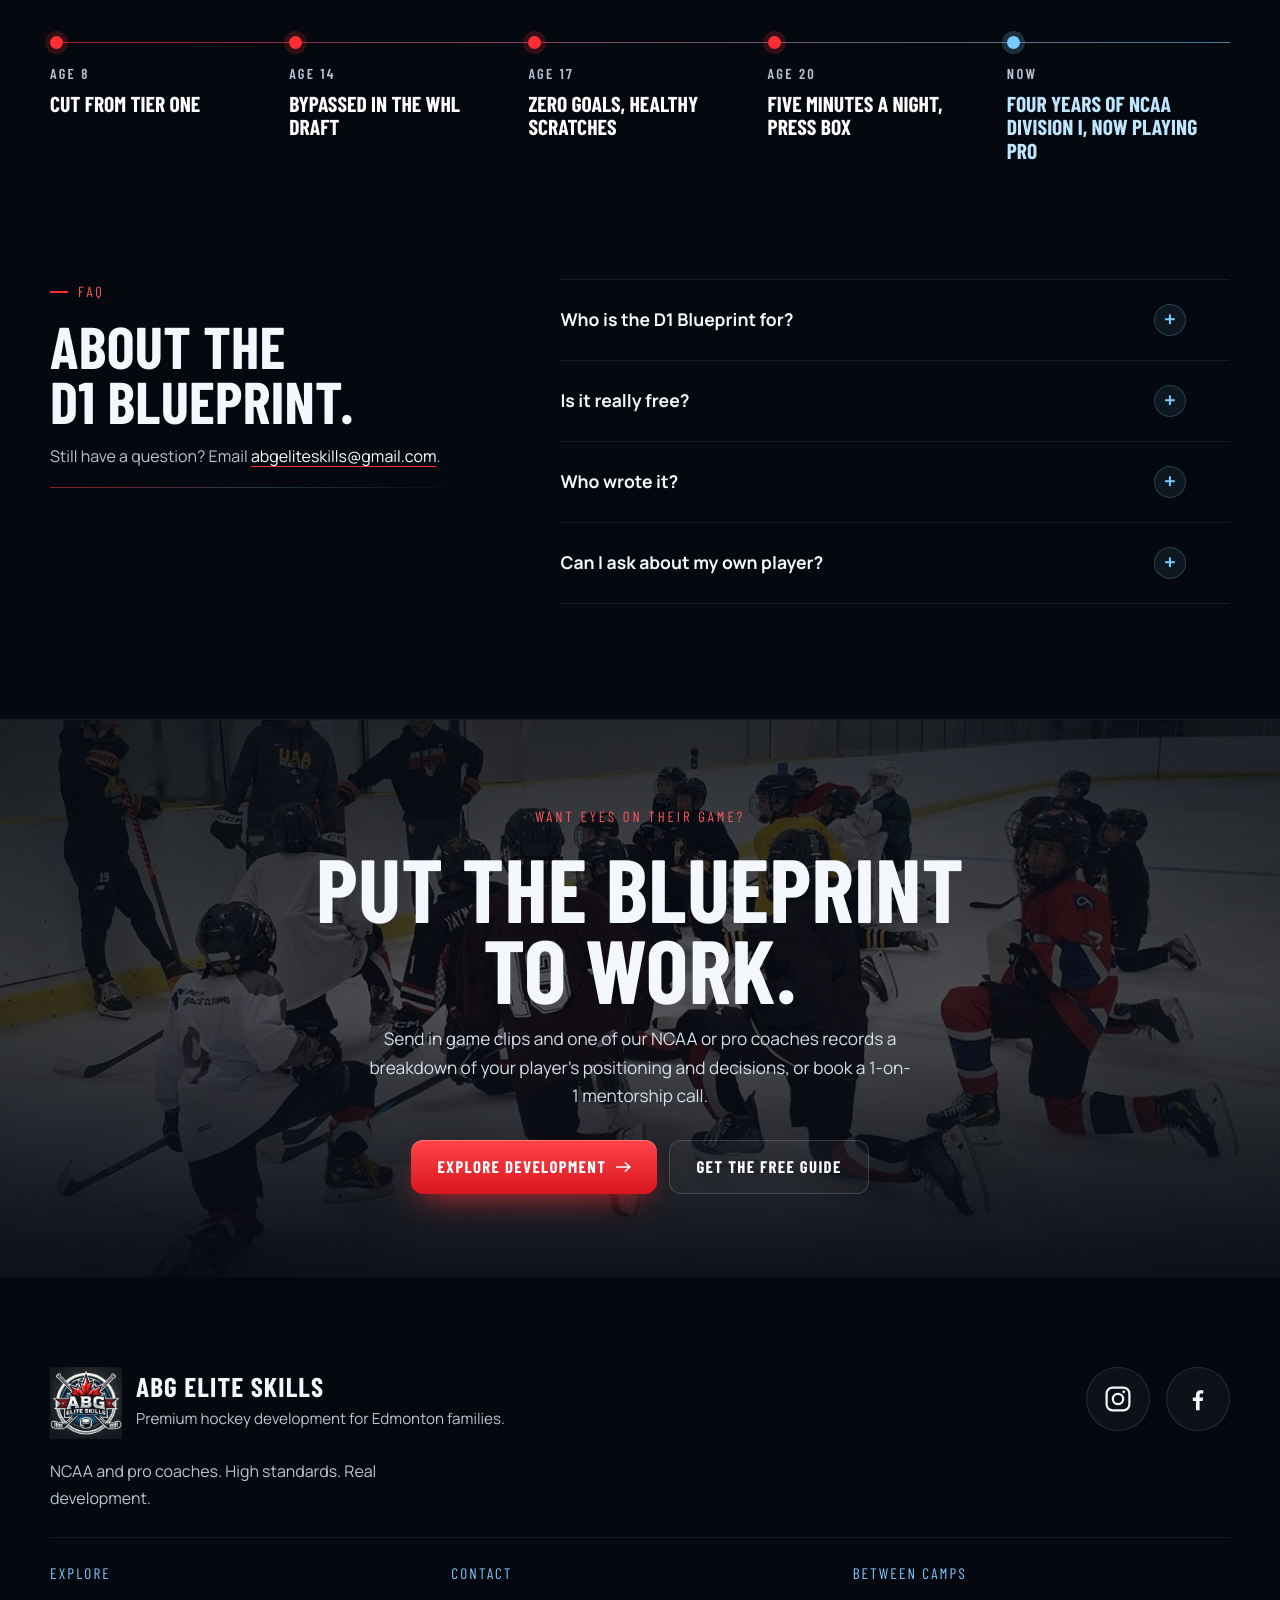
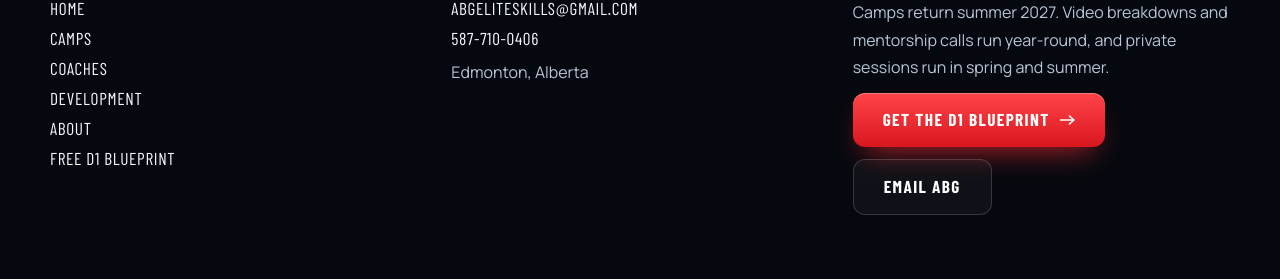
<file: d1-blueprint.html>
<!DOCTYPE html>
<html lang="en">
  <head>
    <meta charset="UTF-8" />
    <meta name="viewport" content="width=device-width, initial-scale=1.0" />
    <title>Hockey Development by Age: The D1 Blueprint | ABG Elite Skills</title>
    <meta
      name="description"
      content="What matters in hockey development at every age from 7 to 18, by NCAA D1 and pro player Logan Acheson. Get the free 20-page D1 Blueprint guide."
    />
    <meta
      name="robots"
      content="index, follow, max-snippet:-1, max-image-preview:large, max-video-preview:-1"
    />
    <link rel="canonical" href="https://abgeliteskills.com/d1-blueprint" />
    <meta property="og:type" content="website" />
    <meta property="og:site_name" content="ABG Elite Skills" />
    <meta property="og:title" content="The D1 Blueprint: Free Hockey Development Guide | ABG Elite Skills" />
    <meta
      property="og:description"
      content="What matters in hockey development at every age from 7 to 18, by NCAA D1 and pro player Logan Acheson. Get the free 20-page D1 Blueprint guide."
    />
    <meta property="og:url" content="https://abgeliteskills.com/d1-blueprint" />
    <meta
      property="og:image"
      content="https://abgeliteskills.com/assets/web/og-share.jpg"
    />
    <meta name="twitter:card" content="summary_large_image" />
    <meta name="twitter:title" content="The D1 Blueprint: Free Hockey Development Guide | ABG Elite Skills" />
    <meta
      name="twitter:description"
      content="What matters in hockey development at every age from 7 to 18, by NCAA D1 and pro player Logan Acheson. Get the free 20-page D1 Blueprint guide."
    />
    <meta
      name="twitter:image"
      content="https://abgeliteskills.com/assets/web/og-share.jpg"
    />
    <script type="application/ld+json">
{
  "@context": "https://schema.org",
  "@graph": [
    {
      "@type": "WebPage",
      "@id": "https://abgeliteskills.com/d1-blueprint#webpage",
      "url": "https://abgeliteskills.com/d1-blueprint",
      "name": "Hockey Development by Age: The D1 Blueprint | ABG Elite Skills",
      "description": "What matters in hockey development at every age from 7 to 18, by NCAA D1 and pro player Logan Acheson. Get the free 20-page D1 Blueprint guide.",
      "isPartOf": { "@id": "https://abgeliteskills.com/#website" },
      "about": { "@id": "https://abgeliteskills.com/d1-blueprint#guide" },
      "breadcrumb": { "@id": "https://abgeliteskills.com/d1-blueprint#breadcrumb" },
      "primaryImageOfPage": { "@type": "ImageObject", "url": "https://abgeliteskills.com/assets/web/d1-blueprint-cover.jpg" }
    },
    {
      "@type": "Book",
      "@id": "https://abgeliteskills.com/d1-blueprint#guide",
      "name": "The D1 Blueprint",
      "alternativeHeadline": "A guide to player development at all ages",
      "description": "A free 20-page guide to hockey player development by age: focus at 7 to 9, foundation at 10 to 12, habits at 13 to 15, and execution at 16 to 18, plus a section on resilience.",
      "bookFormat": "https://schema.org/EBook",
      "numberOfPages": 20,
      "inLanguage": "en-CA",
      "isAccessibleForFree": true,
      "image": "https://abgeliteskills.com/assets/web/d1-blueprint-cover.jpg",
      "url": "https://abgeliteskills.com/d1-blueprint",
      "audience": { "@type": "Audience", "audienceType": "Hockey parents and players ages 7 to 18" },
      "author": {
        "@type": "Person",
        "@id": "https://abgeliteskills.com/coaches#logan-acheson",
        "name": "Logan Acheson"
      },
      "publisher": { "@id": "https://abgeliteskills.com/#organization" },
      "offers": { "@type": "Offer", "price": "0", "priceCurrency": "CAD", "availability": "https://schema.org/InStock", "url": "https://abgeliteskills.com/d1-blueprint" }
    },
    {
      "@type": "BreadcrumbList",
      "@id": "https://abgeliteskills.com/d1-blueprint#breadcrumb",
      "itemListElement": [
        { "@type": "ListItem", "position": 1, "name": "Home", "item": "https://abgeliteskills.com/" },
        { "@type": "ListItem", "position": 2, "name": "The D1 Blueprint", "item": "https://abgeliteskills.com/d1-blueprint" }
      ]
    },
    {
      "@type": "FAQPage",
      "@id": "https://abgeliteskills.com/d1-blueprint#faq",
      "mainEntity": [
        { "@type": "Question", "name": "Who is the D1 Blueprint for?", "acceptedAnswer": { "@type": "Answer", "text": "Hockey parents with players between 7 and 18 who want to know what actually matters at their player's stage, and players who want to read it themselves. It's written for every level, not just elite players." } },
        { "@type": "Question", "name": "Is it really free?", "acceptedAnswer": { "@type": "Answer", "text": "Yes. Enter your email and the 20-page PDF arrives right away. You'll also be first to hear when summer 2027 camps open." } },
        { "@type": "Question", "name": "Who wrote it?", "acceptedAnswer": { "@type": "Answer", "text": "Logan Acheson, founder of ABG Elite Skills. He played all of his minor hockey with KC in Edmonton, captained the Spruce Grove Saints in the AJHL, played four years of NCAA Division I at the University of Alaska Anchorage, and now plays professionally." } },
        { "@type": "Question", "name": "Can I ask about my own player?", "acceptedAnswer": { "@type": "Answer", "text": "Yes. Reply to the email the guide comes in with your player's birth year, position, level, and your biggest question. Logan reads and answers every one himself." } }
      ]
    }
  ]
}
    </script>
    <link rel="preconnect" href="https://fonts.googleapis.com" />
    <link rel="preconnect" href="https://fonts.gstatic.com" crossorigin />
    <link
      href="https://fonts.googleapis.com/css2?family=Barlow+Condensed:wght@500;600;700&family=Manrope:wght@400;500;600;700;800&display=swap"
      rel="stylesheet"
    />
    <link rel="icon" href="./assets/favicon-64.png" type="image/png" />
    <link rel="stylesheet" href="./styles.css?v=20260814-winter-mode-74" />
    <link rel="stylesheet" href="./design.css?v=20260814-winter-mode-74" />
    <script>
      if (/(^|\.)abgeliteskills\.com$/.test(location.hostname)) {
      !function(f,b,e,v,n,t,s){if(f.fbq)return;n=f.fbq=function(){n.callMethod?
      n.callMethod.apply(n,arguments):n.queue.push(arguments)};if(!f._fbq)f._fbq=n;
      n.push=n;n.loaded=!0;n.version='2.0';n.queue=[];t=b.createElement(e);t.async=!0;
      t.src=v;s=b.getElementsByTagName(e)[0];s.parentNode.insertBefore(t,s)}(window,
      document,'script','https://connect.facebook.net/en_US/fbevents.js');
      fbq('init','1987066045263331');fbq('track','PageView');
      }
    </script>
    <noscript><img height="1" width="1" style="display:none" src="https://www.facebook.com/tr?id=1987066045263331&ev=PageView&noscript=1"/></noscript>
  </head>
  <body data-page="blueprint">
    <div class="site-bg"></div>
    <div class="page-shell">
      <header class="site-header">
        <a class="brand" href="./index.html" aria-label="ABG Elite Skills home">
          <img
            class="brand-logo"
            src="./assets/abg-elite-skills-logo-192.jpg"
            alt="ABG Elite Skills logo"
          />
          <span class="brand-text">
            <strong>ABG Elite Skills</strong>
            <small>Premium hockey development in Edmonton</small>
          </span>
        </a>

        <button class="nav-toggle" type="button" aria-expanded="false" aria-label="Open menu">
          <span></span>
          <span></span>
        </button>

        <nav class="site-nav" aria-label="Primary">
          <a class="nav-link" href="./index.html">Home</a>
          <a class="nav-link" href="./camps.html">Camps</a>
          <a class="nav-link" href="./coaches.html">Coaches</a>
          <a class="nav-link" href="./development.html">Development</a>
          <a class="nav-link" href="./about.html">About</a>
        </nav>

        <a class="button button-small" href="#get-the-guide">Get The Guide</a>
      </header>

      <main>
        <section id="get-the-guide" class="blueprint-band blueprint-hero" aria-labelledby="blueprint-title">
          <svg class="rink-circle blueprint-band-rink" viewBox="0 0 600 600" aria-hidden="true" focusable="false">
            <circle cx="300" cy="300" r="222" />
            <circle class="rink-dot" cx="300" cy="300" r="10" />
            <path d="M78 262H40M78 338H40M522 262h38M522 338h38M284 288h-26m26 0v-18M316 288h26m-26 0v-18M284 312h-26m26 0v18M316 312h26m-26 0v18" />
          </svg>
          <div class="blueprint-inner">
            <div class="blueprint-head">
              <p class="eyebrow">Free Guide &middot; 20 Pages</p>
              <h1 id="blueprint-title">The D1 Blueprint.</h1>
              <p class="blueprint-intro">
                What actually matters in hockey development at every age from 7 to 18, written by Logan
                Acheson: KC minor hockey, AJHL captain, four years of NCAA Division I, and now pro. It's
                free, and it goes straight to your inbox.
              </p>
            </div>

            <div class="blueprint-showcase">
              <div class="blueprint-stack">
                <img
                  class="blueprint-page blueprint-page-back"
                  src="./assets/web/d1-blueprint-page-19.jpg"
                  width="900"
                  height="1165"
                  alt=""
                  decoding="async"
                />
                <img
                  class="blueprint-page blueprint-page-middle"
                  src="./assets/web/d1-blueprint-page-2.jpg"
                  width="900"
                  height="1165"
                  alt=""
                  decoding="async"
                />
                <img
                  class="blueprint-page blueprint-page-cover"
                  src="./assets/web/d1-blueprint-cover.jpg"
                  width="900"
                  height="1187"
                  alt="Cover of The D1 Blueprint, a guide to player development at all ages by Logan Acheson"
                  fetchpriority="high"
                  decoding="async"
                />
              </div>
              <figure class="blueprint-quote">
                <blockquote>None of these require exceptional skill. They're choices.</blockquote>
                <figcaption>From The D1 Blueprint, page 10</figcaption>
              </figure>
            </div>

            <ol class="blueprint-stages" aria-label="What the D1 Blueprint covers">
              <li>
                <span class="blueprint-stage-number">01</span>
                <a class="blueprint-stage-text" href="#ages-7-to-9"><strong>Focus</strong>Ages 7 to 9 &middot; Find love for the game</a>
              </li>
              <li>
                <span class="blueprint-stage-number">02</span>
                <a class="blueprint-stage-text" href="#ages-10-to-12"><strong>Foundation</strong>Ages 10 to 12 &middot; Putting in the work</a>
              </li>
              <li>
                <span class="blueprint-stage-number">03</span>
                <a class="blueprint-stage-text" href="#ages-13-to-15"><strong>Habits</strong>Ages 13 to 15 &middot; The small things, done properly</a>
              </li>
              <li>
                <span class="blueprint-stage-number">04</span>
                <a class="blueprint-stage-text" href="#ages-16-to-18"><strong>Execution</strong>Ages 16 to 18 &middot; Doing it when it counts</a>
              </li>
            </ol>

            <div class="blueprint-author">
              <img src="./assets/logan-acheson-headshot.jpeg" width="56" height="56" alt="Logan Acheson" decoding="async" />
              <p><strong>Written by Logan Acheson</strong><span>Founder of ABG Elite Skills &middot; Pro, NCAA Division I</span></p>
            </div>

            <form class="stay-in-touch-form blueprint-form" data-blueprint-form novalidate>
              <p class="blueprint-form-title">Where should we send it?</p>
              <div class="form-grid">
                <label class="form-field form-field-full">
                  <span>Parent Name</span>
                  <input type="text" name="parent-name" autocomplete="name" required />
                </label>
                <label class="form-field">
                  <span>Email</span>
                  <input type="email" name="email" autocomplete="email" required />
                </label>
                <label class="form-field">
                  <span>Player Birth Year (Optional)</span>
                  <input type="number" name="player-birth-year" inputmode="numeric" min="2000" placeholder="2015" />
                </label>
              </div>
              <button
                class="button blueprint-submit"
                type="submit"
                data-track-event="blueprint_page_submit_click"
                data-track-placement="blueprint_page_hero"
              >Send Me The D1 Blueprint</button>
              <p class="blueprint-fineprint">We'll email the PDF right away, and you'll be first to hear when summer 2027 camps open.</p>
              <p class="stay-in-touch-notice" data-blueprint-notice role="status" aria-live="polite" hidden></p>
            </form>
          </div>
        </section>

        <section class="section reveal blueprint-why" aria-labelledby="why-by-age-title">
          <div class="section-heading split-heading">
            <div>
              <p class="eyebrow">Why It's Split By Age</p>
              <h2 id="why-by-age-title">The right work at the wrong age doesn't help.</h2>
            </div>
            <p>
              Two kids can go to the same practices, with the same coach, for years and end up at completely
              different levels. The most useful thing a young player can learn is how to focus and listen,
              because it's the one skill that compounds every single time they're on the ice.
            </p>
          </div>
          <p class="blueprint-why-note">
            A lot of what hockey families spend money, time, and worry on is the right thing at the wrong age.
            The ages below are a guide, not a rule. Players develop at different rates, so read the stage that
            matches where your player actually is.
          </p>
        </section>

        <section class="section reveal blueprint-overview" aria-labelledby="overview-title">
          <h2 id="overview-title" class="visually-hidden">The D1 Blueprint, stage by stage</h2>

          <article id="ages-7-to-9" class="stage-article">
            <header class="stage-article-head">
              <span class="stage-article-number">01</span>
              <p class="eyebrow">Ages 7 to 9</p>
              <h3>Focus</h3>
              <p class="stage-article-tagline">Find love for the game.</p>
            </header>
            <div class="stage-article-body">
              <p>
                Fun matters at this age, but not for the reason most people think. A kid who's enjoying it holds
                focus, and a kid who holds focus takes in what's being taught. At seven, eight, and nine, fun is how
                the development happens.
              </p>
              <h4>What actually separates players</h4>
              <ul>
                <li><strong>Attention span.</strong> The same drill lands completely differently for a kid who's locked in and a kid who's somewhere else mentally.</li>
                <li><strong>Copying a drill properly.</strong> Can they take what a coach just demonstrated and reproduce it properly, not roughly? That's what attention span looks like on the ice.</li>
                <li><strong>Wanting the puck.</strong> Turnovers at eight usually mean a player is trying something. That's what you want.</li>
              </ul>
              <blockquote class="stage-article-quote">
                I didn't specialize in hockey until I was fifteen. You learn body control, hand-eye, awareness, and
                better feet from other sports, and it keeps kids fresh.
              </blockquote>
              <div class="stage-article-lists">
                <div>
                  <h4>What to work on</h4>
                  <ul>
                    <li>Small-area games and compete drills over full-ice games</li>
                    <li>Another sport, in another season</li>
                    <li>The right stick flex, a stick between the chin and nose on skates, and a sensible sharpening</li>
                  </ul>
                </div>
                <div>
                  <h4>What matters less</h4>
                  <ul>
                    <li>Which team or tier they're on</li>
                    <li>Points and lines, which track physical maturity more than skill</li>
                    <li>A fixed position, since playing everywhere through twelve teaches more</li>
                    <li>Daily ice and year-round hockey-specific training</li>
                  </ul>
                </div>
              </div>
            </div>
          </article>

          <article id="ages-10-to-12" class="stage-article">
            <header class="stage-article-head">
              <span class="stage-article-number">02</span>
              <p class="eyebrow">Ages 10 to 12</p>
              <h3>Foundation</h3>
              <p class="stage-article-tagline">Putting in the work.</p>
            </header>
            <div class="stage-article-body">
              <p>
                This is where skating, shooting, passing, and stickhandling get built. Everything later in a
                player's development assumes these are already there.
              </p>
              <h4>What actually separates players</h4>
              <ul>
                <li><strong>Skating, and specifically edges.</strong> Stopping, turning, inside and outside edges, and accelerating. For every stop or turn on the good side, practise two on the bad side.</li>
                <li><strong>Puck touches, not ice time.</strong> An average NHL forward has the puck for about forty seconds a game. Touches come from small-area games and from work away from the rink: a golf ball on the rug, a tennis ball off the wall, the outdoor rink.</li>
                <li><strong>Getting pushed.</strong> Skating with better players is uncomfortable at first, and it's the fastest way to improve.</li>
              </ul>
              <blockquote class="stage-article-quote">
                My first year in every age group I never made the top team, so I'd affiliate up and practise with
                them. My second year in the age group, I always made it. U9, U11, U13, U15. Every time.
              </blockquote>
              <div class="stage-article-lists">
                <div>
                  <h4>What to work on</h4>
                  <ul>
                    <li>Edges and stops, two reps on the weak side for every one on the strong side</li>
                    <li>Stickhandling in motion with the eyes up</li>
                    <li>One-touch passes off a wall or rebounder, both sides</li>
                    <li>Skating at speed, with a puck</li>
                  </ul>
                </div>
                <div>
                  <h4>What matters less</h4>
                  <ul>
                    <li>What tier they're playing</li>
                    <li>Being the best player on their team</li>
                    <li>Top-of-the-line gear</li>
                  </ul>
                </div>
              </div>
            </div>
          </article>

          <article id="ages-13-to-15" class="stage-article">
            <header class="stage-article-head">
              <span class="stage-article-number">03</span>
              <p class="eyebrow">Ages 13 to 15</p>
              <h3>Habits</h3>
              <p class="stage-article-tagline">The small things, done properly.</p>
            </header>
            <div class="stage-article-body">
              <p>
                This is the age where details start deciding games. As players hit growth spurts and the speed goes
                up, talent alone stops being enough. None of the habits that matter most require exceptional skill.
                They're choices.
              </p>
              <h4>The four habits to watch for</h4>
              <ul>
                <li><strong>Shoulder checks.</strong> Looking before the puck arrives, so they already know their options and the pressure coming.</li>
                <li><strong>Stopping at the net.</strong> Finishing every rush at the crease instead of peeling off, which is where most goals are scored.</li>
                <li><strong>Calling for passes.</strong> A vocal player makes the whole unit play a beat faster.</li>
                <li><strong>Stick on the ice.</strong> A ready target for passing windows that only stay open for a split second at higher levels.</li>
              </ul>
              <blockquote class="stage-article-quote">
                At Alberta Cup tryouts I couldn't reach halfway down my shins in the cool-down stretch. I've
                stretched for ten minutes almost every night since I was fourteen, and I've dealt with very few
                injuries because of it.
              </blockquote>
              <div class="stage-article-lists">
                <div>
                  <h4>What to work on</h4>
                  <ul>
                    <li>The four habits, until they happen without being asked</li>
                    <li>Ten minutes of mobility, nightly</li>
                    <li>Sprints, agility, and jumps: an athlete first, not only a hockey player</li>
                    <li>Daily shooting and stickhandling volume, however small</li>
                  </ul>
                </div>
                <div>
                  <h4>What matters less</h4>
                  <ul>
                    <li>The WHL draft. I wasn't drafted and played Division I anyway.</li>
                    <li>Size, beyond playing to the build you have</li>
                    <li>One bad season</li>
                  </ul>
                </div>
              </div>
            </div>
          </article>

          <article id="ages-16-to-18" class="stage-article">
            <header class="stage-article-head">
              <span class="stage-article-number">04</span>
              <p class="eyebrow">Ages 16 to 18</p>
              <h3>Execution</h3>
              <p class="stage-article-tagline">Doing it when it counts.</p>
            </header>
            <div class="stage-article-body">
              <p>
                By sixteen, almost everyone has solid skating and hands. What separates players now is earned
                confidence: knowing the work already happened, so they can stop thinking and just play.
              </p>
              <h4>What actually separates players</h4>
              <ul>
                <li><strong>The work nobody sees.</strong> Early skates, extra mobility, and reps in the driveway that nobody asked for.</li>
                <li><strong>Poise and identity.</strong> Not rattled by a bad shift or a benching, and clear on the two or three things they bring every night.</li>
                <li><strong>Studying video.</strong> Their own shifts first, then the players who do it best.</li>
                <li><strong>Play away from the puck.</strong> Even top players have it for forty to fifty seconds a game. The rest is positioning, defending, and support.</li>
              </ul>
              <blockquote class="stage-article-quote">
                My first full season of junior, I didn't score a goal and I was getting scratched. Then I trained at
                home for hours a day. When we played again, I went from the sixth or seventh defenceman to the
                number one guy, and the season after that I was captain.
              </blockquote>
              <div class="stage-article-lists">
                <div>
                  <h4>What to work on</h4>
                  <ul>
                    <li>Extra work on their own time, which is where real confidence comes from</li>
                    <li>A short memory for mistakes</li>
                    <li>Video: routes, gap control, and details away from the puck</li>
                    <li>A real strength program, sleep, and eating enough to recover</li>
                  </ul>
                </div>
                <div>
                  <h4>Worth knowing</h4>
                  <ul>
                    <li>Junior is a bigger jump than anyone expects, and a hard first year is common</li>
                    <li>The players who come through it treat year one as an apprenticeship</li>
                  </ul>
                </div>
              </div>
            </div>
          </article>
        </section>

        <section class="section reveal blueprint-setbacks" aria-labelledby="setbacks-title">
          <div class="section-heading split-heading">
            <div>
              <p class="eyebrow">Being Resilient</p>
              <h2 id="setbacks-title">Every setback felt like the end. None of them were.</h2>
            </div>
            <p>
              Nothing that happens to a young player is a verdict. The guide closes with the setbacks from Logan's
              own career, and what he did with each one.
            </p>
          </div>
          <ol class="setback-timeline">
            <li><span>Age 8</span><strong>Cut from tier one</strong></li>
            <li><span>Age 14</span><strong>Bypassed in the WHL draft</strong></li>
            <li><span>Age 17</span><strong>Zero goals, healthy scratches</strong></li>
            <li><span>Age 20</span><strong>Five minutes a night, press box</strong></li>
            <li class="is-outcome"><span>Now</span><strong>Four years of NCAA Division I, now playing pro</strong></li>
          </ol>
        </section>

        <section id="faq" class="section reveal faq-section">
          <div class="section-heading faq-heading">
            <p class="eyebrow">FAQ</p>
            <h2>About the D1 Blueprint.</h2>
            <p>Still have a question? Email <a href="mailto:abgeliteskills@gmail.com">abgeliteskills@gmail.com</a>.</p>
          </div>
          <div class="faq-list">
            <details class="camp-more faq-item">
              <summary>Who is the D1 Blueprint for?</summary>
              <p class="camp-description">Hockey parents with players between 7 and 18 who want to know what actually matters at their player's stage, and players who want to read it themselves. It's written for every level, not just elite players.</p>
            </details>
            <details class="camp-more faq-item">
              <summary>Is it really free?</summary>
              <p class="camp-description">Yes. Enter your email and the 20-page PDF arrives right away. You'll also be first to hear when summer 2027 camps open.</p>
            </details>
            <details class="camp-more faq-item">
              <summary>Who wrote it?</summary>
              <p class="camp-description">Logan Acheson, founder of ABG Elite Skills. He played all of his minor hockey with KC in Edmonton, captained the Spruce Grove Saints in the AJHL, played four years of NCAA Division I at the University of Alaska Anchorage, and now plays professionally.</p>
            </details>
            <details class="camp-more faq-item">
              <summary>Can I ask about my own player?</summary>
              <p class="camp-description">Yes. Reply to the email the guide comes in with your player's birth year, position, level, and your biggest question. Logan reads and answers every one himself.</p>
            </details>
          </div>
        </section>

        <section class="cta-band reveal" aria-labelledby="blueprint-cta-title">
          <img class="cta-band-image" src="./assets/web/camp-coaches-teaching.jpg" alt="" loading="lazy" decoding="async" />
          <div class="cta-band-inner">
            <p class="eyebrow">Want Eyes On Their Game?</p>
            <h2 id="blueprint-cta-title">Put the Blueprint to work.</h2>
            <p>Send in game clips and one of our NCAA or pro coaches records a breakdown of your player's positioning and decisions, or book a 1-on-1 mentorship call.</p>
            <div class="cta-band-actions">
              <a class="button" href="./development.html">Explore Development</a>
              <a class="button button-secondary" href="#get-the-guide">Get The Free Guide</a>
            </div>
          </div>
        </section>
      </main>

      <footer class="site-footer">
        <div class="footer-brand-block">
          <div>
            <a class="footer-brand" href="./index.html" aria-label="ABG Elite Skills home">
              <img
                class="footer-logo"
                src="./assets/abg-elite-skills-logo-192.jpg"
                alt="ABG Elite Skills logo"
              />
              <span>
                <strong>ABG Elite Skills</strong>
                <small>Premium hockey development for Edmonton families.</small>
              </span>
            </a>
            <p class="footer-summary">
              NCAA and pro coaches. High standards. Real development.
            </p>
          </div>
          <div class="footer-socials" aria-label="ABG Elite Skills social links">
            <a
              class="footer-social-link"
              href="https://www.instagram.com/abg_eliteskills/"
              target="_blank"
              rel="noreferrer"
              aria-label="ABG Elite Skills Instagram"
            >
              <svg viewBox="0 0 24 24" aria-hidden="true">
                <path d="M7.75 2h8.5A5.75 5.75 0 0 1 22 7.75v8.5A5.75 5.75 0 0 1 16.25 22h-8.5A5.75 5.75 0 0 1 2 16.25v-8.5A5.75 5.75 0 0 1 7.75 2Zm0 1.75A4 4 0 0 0 3.75 7.75v8.5a4 4 0 0 0 4 4h8.5a4 4 0 0 0 4-4v-8.5a4 4 0 0 0-4-4h-8.5Zm8.88 1.37a1.12 1.12 0 1 1 0 2.25 1.12 1.12 0 0 1 0-2.25ZM12 7a5 5 0 1 1 0 10 5 5 0 0 1 0-10Zm0 1.75A3.25 3.25 0 1 0 12 15.25 3.25 3.25 0 0 0 12 8.75Z"></path>
              </svg>
            </a>
            <a
              class="footer-social-link"
              href="https://www.facebook.com/people/ABG-Elite-Skills/61557583743924/"
              target="_blank"
              rel="noreferrer"
              aria-label="ABG Elite Skills Facebook"
            >
              <svg viewBox="0 0 24 24" aria-hidden="true">
                <path d="M13.3 21v-7.35h2.47l.37-2.86H13.3V8.98c0-.83.23-1.39 1.42-1.39h1.52V5.03c-.26-.04-1.16-.11-2.2-.11-2.18 0-3.68 1.33-3.68 3.78v2.09H7.88v2.86h2.48V21h2.94Z"></path>
              </svg>
            </a>
          </div>
        </div>
        <div class="footer-grid">
          <div class="footer-column">
            <p class="footer-label">Explore</p>
            <div class="footer-links">
              <a href="./index.html">Home</a>
              <a href="./camps.html">Camps</a>
              <a href="./coaches.html">Coaches</a>
              <a href="./development.html">Development</a>
              <a href="./about.html">About</a>
              <a href="./d1-blueprint.html">Free D1 Blueprint</a>
            </div>
          </div>
          <div class="footer-column">
            <p class="footer-label">Contact</p>
            <div class="footer-links">
              <a href="mailto:abgeliteskills@gmail.com">abgeliteskills@gmail.com</a>
              <a href="tel:+15877100406">587-710-0406</a>
              <span class="footer-note">Edmonton, Alberta</span>
            </div>
          </div>
          <div class="footer-column footer-column-cta">
            <p class="footer-label">Between Camps</p>
            <p class="footer-note">Camps return summer 2027. Video breakdowns and mentorship calls run year-round, and private sessions run in spring and summer.</p>
            <div class="footer-actions">
              <a class="button button-small" href="./d1-blueprint.html">Get The D1 Blueprint</a>
              <a class="button button-small button-secondary" href="mailto:abgeliteskills@gmail.com">Email ABG</a>
            </div>
          </div>
        </div>
      </footer>
    </div>

    <script src="./data.js?v=20260814-winter-mode-74"></script>
    <script src="./render.js?v=20260814-winter-mode-74"></script>
    <script src="./script.js?v=20260814-winter-mode-74"></script>
    <script src="./blueprint-signup.js?v=20260814-winter-mode-74"></script>
  </body>
</html>
</file>
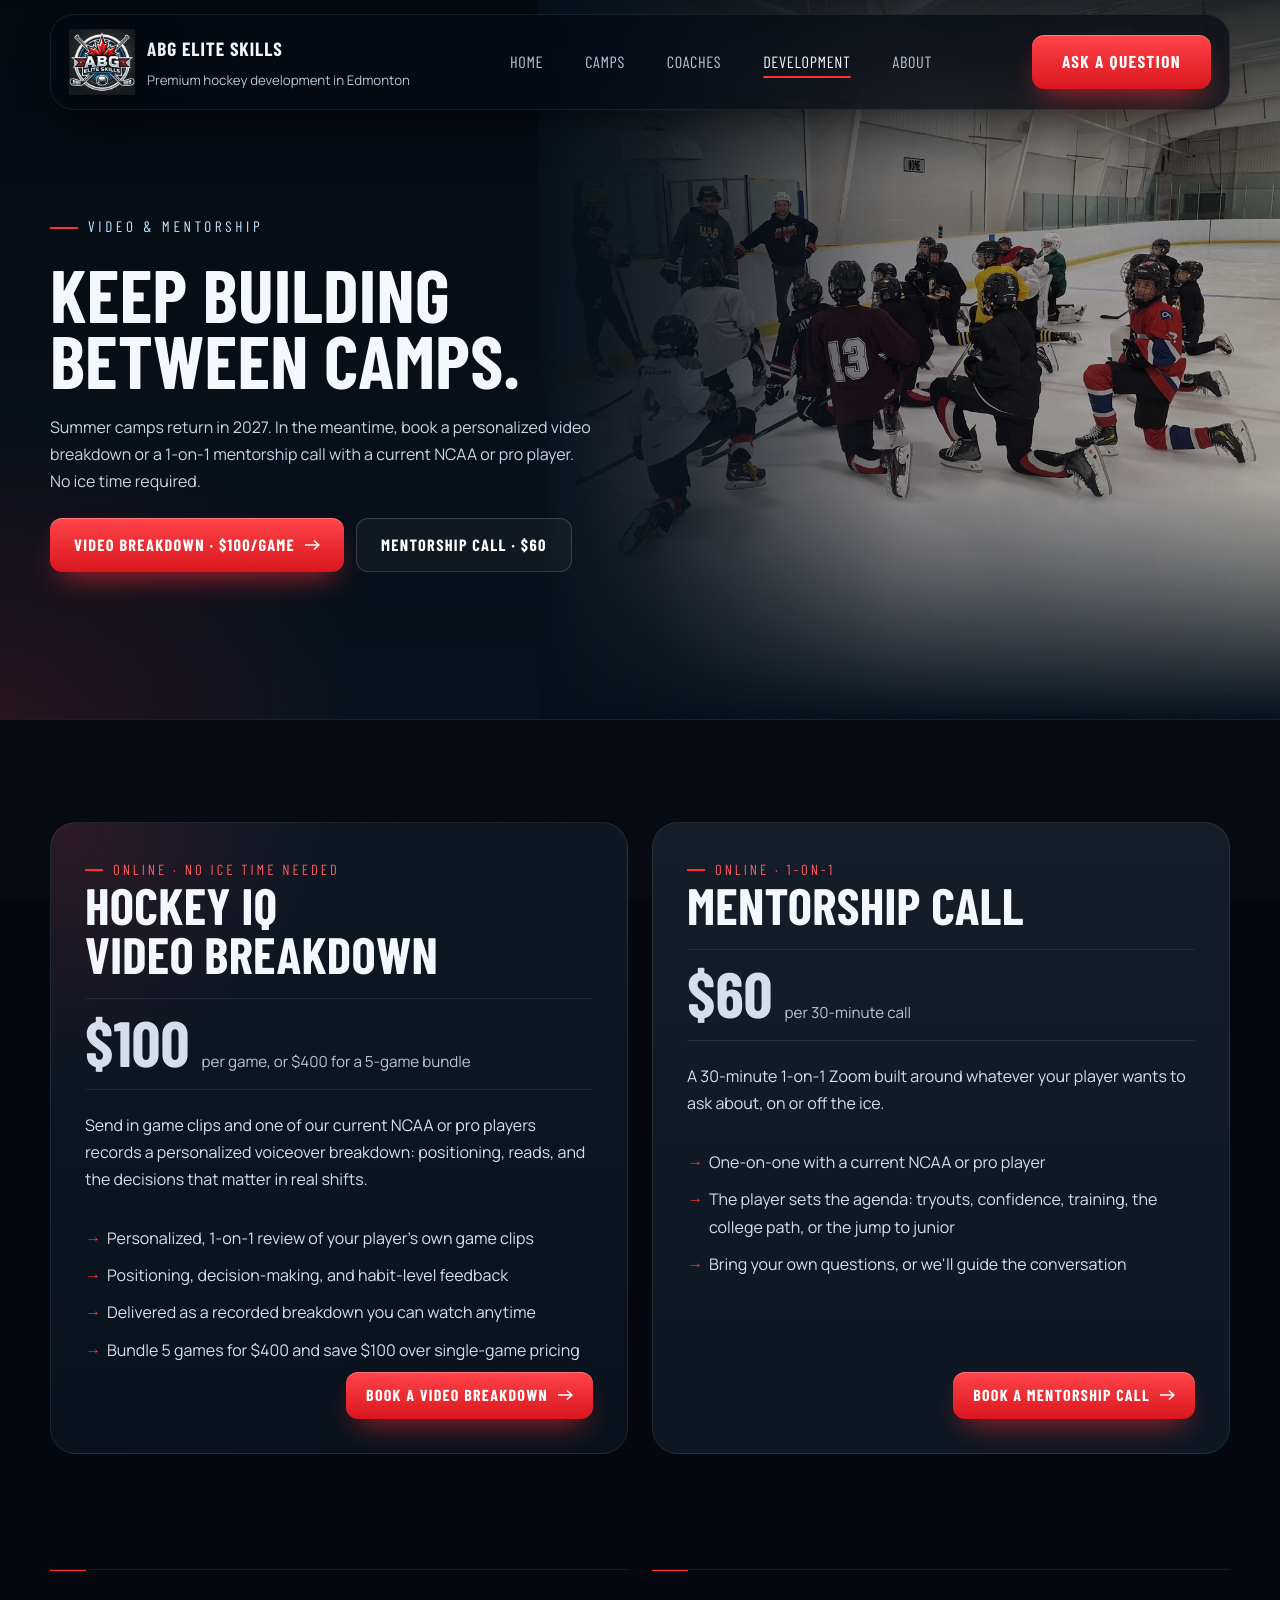
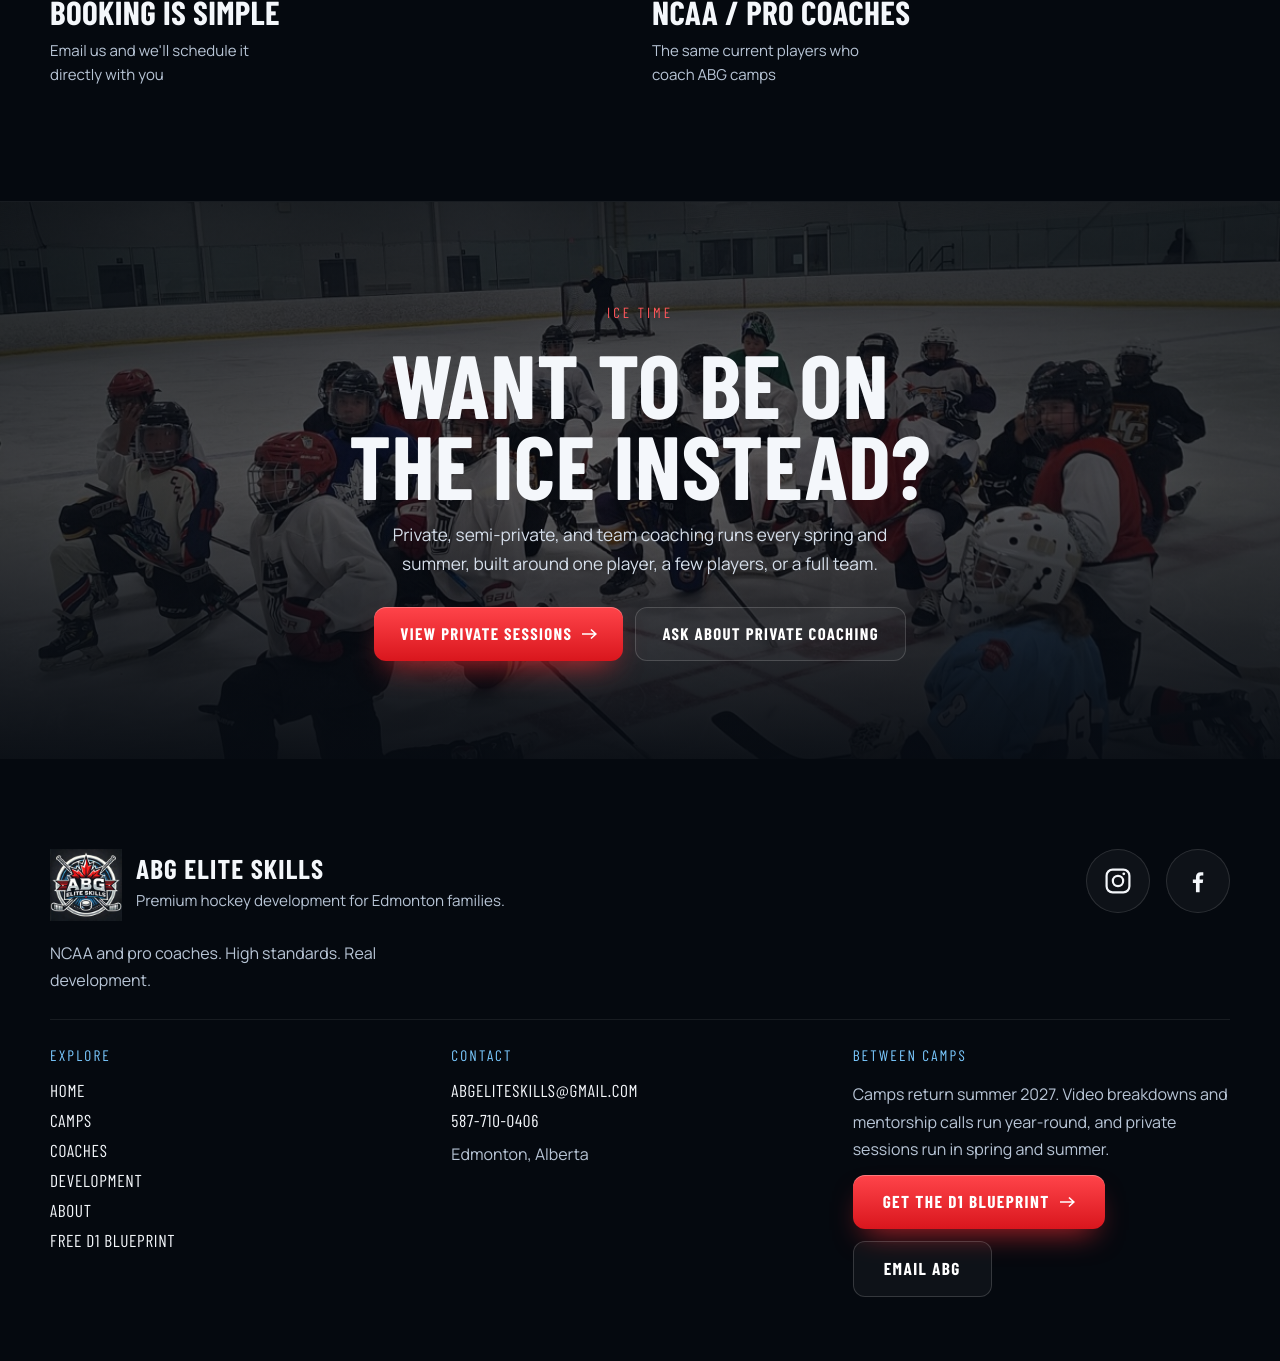
<file: development.html>
<!DOCTYPE html>
<html lang="en">
  <head>
    <meta charset="UTF-8" />
    <meta name="viewport" content="width=device-width, initial-scale=1.0" />
    <title>Hockey Video Analysis &amp; Mentorship | ABG Elite Skills Edmonton</title>
    <meta
      name="description"
      content="Hockey IQ video breakdowns ($100 per game, $400 for 5) and 1-on-1 mentorship calls ($60) with current NCAA and pro players. Online, year-round."
    />
    <meta
      name="robots"
      content="index, follow, max-snippet:-1, max-image-preview:large, max-video-preview:-1"
    />
    <link rel="canonical" href="https://abgeliteskills.com/development" />
    <meta property="og:type" content="website" />
    <meta property="og:site_name" content="ABG Elite Skills" />
    <meta property="og:title" content="Hockey Video Analysis &amp; Mentorship | ABG Elite Skills Edmonton" />
    <meta
      property="og:description"
      content="Hockey IQ video breakdowns ($100 per game, $400 for 5) and 1-on-1 mentorship calls ($60) with current NCAA and pro players. Online, year-round."
    />
    <meta property="og:url" content="https://abgeliteskills.com/development" />
    <meta
      property="og:image"
      content="https://abgeliteskills.com/assets/web/og-share.jpg"
    />
    <meta name="twitter:card" content="summary_large_image" />
    <meta name="twitter:title" content="Hockey Video Analysis &amp; Mentorship | ABG Elite Skills Edmonton" />
    <meta
      name="twitter:description"
      content="Hockey IQ video breakdowns ($100 per game, $400 for 5) and 1-on-1 mentorship calls ($60) with current NCAA and pro players. Online, year-round."
    />
    <meta
      name="twitter:image"
      content="https://abgeliteskills.com/assets/web/og-share.jpg"
    />
    <script type="application/ld+json">
{
  "@context": "https://schema.org",
  "@graph": [
    {
      "@type": "WebPage",
      "@id": "https://abgeliteskills.com/development#webpage",
      "url": "https://abgeliteskills.com/development",
      "name": "Hockey Video Analysis & Mentorship | ABG Elite Skills Edmonton",
      "description": "Hockey IQ video breakdowns ($100 per game, $400 for 5) and 1-on-1 mentorship calls ($60) with current NCAA and pro players. Online, year-round.",
      "isPartOf": {
        "@id": "https://abgeliteskills.com/#website"
      },
      "about": {
        "@id": "https://abgeliteskills.com/#organization"
      },
      "breadcrumb": {
        "@id": "https://abgeliteskills.com/development#breadcrumb"
      }
    },
    {
      "@type": "BreadcrumbList",
      "@id": "https://abgeliteskills.com/development#breadcrumb",
      "itemListElement": [
        {
          "@type": "ListItem",
          "position": 1,
          "name": "Home",
          "item": "https://abgeliteskills.com/"
        },
        {
          "@type": "ListItem",
          "position": 2,
          "name": "Development",
          "item": "https://abgeliteskills.com/development"
        }
      ]
    },
    {
      "@type": "Service",
      "@id": "https://abgeliteskills.com/development#video-breakdown",
      "name": "Hockey IQ Video Breakdown",
      "serviceType": "Hockey video analysis",
      "provider": {
        "@id": "https://abgeliteskills.com/#organization"
      },
      "areaServed": "Online",
      "description": "A current NCAA or pro player records a personalized voiceover breakdown of a player's own game clips, covering positioning, reads, and decision-making.",
      "offers": [
        {
          "@type": "Offer",
          "name": "Single game",
          "price": "100",
          "priceCurrency": "CAD"
        },
        {
          "@type": "Offer",
          "name": "5-game bundle",
          "price": "400",
          "priceCurrency": "CAD"
        }
      ]
    },
    {
      "@type": "Service",
      "@id": "https://abgeliteskills.com/development#mentorship-call",
      "name": "Hockey Mentorship Call",
      "serviceType": "Hockey mentorship",
      "provider": {
        "@id": "https://abgeliteskills.com/#organization"
      },
      "areaServed": "Online",
      "description": "A 30-minute 1-on-1 video call with a current NCAA or pro player about whatever the player wants to talk through: tryouts, confidence, training, the college path, or the jump to junior.",
      "offers": {
        "@type": "Offer",
        "price": "60",
        "priceCurrency": "CAD"
      }
    }
  ]
}
    </script>
    <link rel="preconnect" href="https://fonts.googleapis.com" />
    <link rel="preconnect" href="https://fonts.gstatic.com" crossorigin />
    <link
      href="https://fonts.googleapis.com/css2?family=Barlow+Condensed:wght@500;600;700&family=Manrope:wght@400;500;600;700;800&display=swap"
      rel="stylesheet"
    />
    <link rel="icon" href="./assets/favicon-64.png" type="image/png" />
    <link rel="stylesheet" href="./styles.css?v=20260814-winter-mode-74" />
    <link rel="stylesheet" href="./design.css?v=20260814-winter-mode-74" />
    <script>
      if (/(^|\.)abgeliteskills\.com$/.test(location.hostname)) {
      !function(f,b,e,v,n,t,s){if(f.fbq)return;n=f.fbq=function(){n.callMethod?
      n.callMethod.apply(n,arguments):n.queue.push(arguments)};if(!f._fbq)f._fbq=n;
      n.push=n;n.loaded=!0;n.version='2.0';n.queue=[];t=b.createElement(e);t.async=!0;
      t.src=v;s=b.getElementsByTagName(e)[0];s.parentNode.insertBefore(t,s)}(window,
      document,'script','https://connect.facebook.net/en_US/fbevents.js');
      fbq('init','1987066045263331');fbq('track','PageView');
      }
    </script>
    <noscript><img height="1" width="1" style="display:none" src="https://www.facebook.com/tr?id=1987066045263331&ev=PageView&noscript=1"/></noscript>
  </head>
  <body data-page="development">
    <div class="site-bg"></div>
    <div class="page-shell">
      <header class="site-header">
        <a class="brand" href="./index.html" aria-label="ABG Elite Skills home">
          <img
            class="brand-logo"
            src="./assets/abg-elite-skills-logo-192.jpg"
            alt="ABG Elite Skills logo"
          />
          <span class="brand-text">
            <strong>ABG Elite Skills</strong>
            <small>Premium hockey development in Edmonton</small>
          </span>
        </a>

        <button class="nav-toggle" type="button" aria-expanded="false" aria-label="Open menu">
          <span></span>
          <span></span>
        </button>

        <nav class="site-nav" aria-label="Primary">
          <a class="nav-link" href="./index.html">Home</a>
          <a class="nav-link" href="./camps.html">Camps</a>
          <a class="nav-link" href="./coaches.html">Coaches</a>
          <a class="nav-link active" href="./development.html">Development</a>
          <a class="nav-link" href="./about.html">About</a>
        </nav>

        <a class="button button-small" href="mailto:abgeliteskills@gmail.com?subject=Development%20Question">Ask A Question</a>
      </header>

      <main>
        <section class="page-hero reveal">
          <div class="page-hero-copy">
            <p class="eyebrow">Video &amp; Mentorship</p>
            <h1>Keep Building Between Camps.</h1>
            <p>
              Summer camps return in 2027. In the meantime, book a personalized
              video breakdown or a <span class="nowrap">1-on-1</span> mentorship call with a current NCAA or pro player. No ice
              time required.
            </p>
            <div class="hero-actions">
              <a class="button" href="#video-breakdown">Video Breakdown &middot; $100/Game</a>
              <a class="button button-secondary" href="#mentorship-call">Mentorship Call &middot; $60</a>
            </div>
          </div>
          <article class="page-hero-visual">
            <img
              fetchpriority="high"
              src="./assets/web/camp-coaches-teaching.jpg"
              alt="ABG Elite Skills coach working one-on-one with a player"
            />
          </article>
        </section>

        <section class="section layout-two reveal">
          <div id="video-breakdown" class="content-panel panel-dark offer-panel">
            <p class="eyebrow">Online &middot; No Ice Time Needed</p>
            <h2>Hockey IQ Video Breakdown</h2>
            <p class="offer-price"><strong>$100</strong><span>per game, or $400 for a 5-game bundle</span></p>
            <p>
              Send in game clips and one of our current NCAA or pro players records a personalized voiceover
              breakdown: positioning, reads, and the decisions that matter in real shifts.
            </p>
            <ul class="check-list">
              <li>Personalized, <span class="nowrap">1-on-1</span> review of your player's own game clips</li>
              <li>Positioning, decision-making, and habit-level feedback</li>
              <li>Delivered as a recorded breakdown you can watch anytime</li>
              <li>Bundle 5 games for $400 and save $100 over single-game pricing</li>
            </ul>
            <div class="coach-intro-action">
              <a
                class="button"
                href="mailto:abgeliteskills@gmail.com?subject=Hockey%20IQ%20Video%20Breakdown%20Request&body=Player%20Name%3A%0APosition%3A%0ABirth%20Year%3A%0ANumber%20of%20Games%20(1%20or%205-game%20bundle)%3A%0A"
              >Book A Video Breakdown</a>
            </div>
          </div>
          <div id="mentorship-call" class="content-panel offer-panel">
            <p class="eyebrow">Online &middot; 1-On-1</p>
            <h2>Mentorship Call</h2>
            <p class="offer-price"><strong>$60</strong><span>per 30-minute call</span></p>
            <p>
              A 30-minute <span class="nowrap">1-on-1</span> Zoom built around whatever your player wants to ask about, on or
              off the ice.
            </p>
            <ul class="check-list">
              <li>One-on-one with a current NCAA or pro player</li>
              <li>The player sets the agenda: tryouts, confidence, training, the college path, or the jump to junior</li>
              <li>Bring your own questions, or we'll guide the conversation</li>
            </ul>
            <div class="coach-intro-action">
              <a
                class="button"
                href="mailto:abgeliteskills@gmail.com?subject=Mentorship%20Call%20Request&body=Player%20Name%3A%0APosition%3A%0ABirth%20Year%3A%0A"
              >Book A Mentorship Call</a>
            </div>
          </div>
        </section>

        <section class="section reveal">
          <div class="trust-bar trust-bar-two">
            <div>
              <strong>Booking Is Simple</strong>
              <span>Email us and we'll schedule it directly with you</span>
            </div>
            <div>
              <strong>NCAA / Pro Coaches</strong>
              <span>The same current players who coach ABG camps</span>
            </div>
          </div>
        </section>

        <section class="cta-band reveal" aria-labelledby="development-cta-title">
          <img class="cta-band-image" src="./assets/web/camp-group-kneel.jpg" alt="" loading="lazy" decoding="async" />
          <div class="cta-band-inner">
            <p class="eyebrow">Ice Time</p>
            <h2 id="development-cta-title">Want to be on the ice instead?</h2>
            <p>Private, semi-private, and team coaching runs every spring and summer, built around one player, a few players, or a full team.</p>
            <div class="cta-band-actions">
                <a class="button" href="./camps.html#private-sessions">View Private Sessions</a>
                <a class="button button-secondary" href="mailto:abgeliteskills@gmail.com?subject=Private%20Session%20Inquiry">Ask About Private Coaching</a>
            </div>
          </div>
        </section>
      </main>

      <footer class="site-footer">
        <div class="footer-brand-block">
          <div>
            <a class="footer-brand" href="./index.html" aria-label="ABG Elite Skills home">
              <img
                class="footer-logo"
                src="./assets/abg-elite-skills-logo-192.jpg"
                alt="ABG Elite Skills logo"
              />
              <span>
                <strong>ABG Elite Skills</strong>
                <small>Premium hockey development for Edmonton families.</small>
              </span>
            </a>
            <p class="footer-summary">
              NCAA and pro coaches. High standards. Real development.
            </p>
          </div>
          <div class="footer-socials" aria-label="ABG Elite Skills social links">
            <a
              class="footer-social-link"
              href="https://www.instagram.com/abg_eliteskills/"
              target="_blank"
              rel="noreferrer"
              aria-label="ABG Elite Skills Instagram"
            >
              <svg viewBox="0 0 24 24" aria-hidden="true">
                <path d="M7.75 2h8.5A5.75 5.75 0 0 1 22 7.75v8.5A5.75 5.75 0 0 1 16.25 22h-8.5A5.75 5.75 0 0 1 2 16.25v-8.5A5.75 5.75 0 0 1 7.75 2Zm0 1.75A4 4 0 0 0 3.75 7.75v8.5a4 4 0 0 0 4 4h8.5a4 4 0 0 0 4-4v-8.5a4 4 0 0 0-4-4h-8.5Zm8.88 1.37a1.12 1.12 0 1 1 0 2.25 1.12 1.12 0 0 1 0-2.25ZM12 7a5 5 0 1 1 0 10 5 5 0 0 1 0-10Zm0 1.75A3.25 3.25 0 1 0 12 15.25 3.25 3.25 0 0 0 12 8.75Z"></path>
              </svg>
            </a>
            <a
              class="footer-social-link"
              href="https://www.facebook.com/people/ABG-Elite-Skills/61557583743924/"
              target="_blank"
              rel="noreferrer"
              aria-label="ABG Elite Skills Facebook"
            >
              <svg viewBox="0 0 24 24" aria-hidden="true">
                <path d="M13.3 21v-7.35h2.47l.37-2.86H13.3V8.98c0-.83.23-1.39 1.42-1.39h1.52V5.03c-.26-.04-1.16-.11-2.2-.11-2.18 0-3.68 1.33-3.68 3.78v2.09H7.88v2.86h2.48V21h2.94Z"></path>
              </svg>
            </a>
          </div>
        </div>
        <div class="footer-grid">
          <div class="footer-column">
            <p class="footer-label">Explore</p>
            <div class="footer-links">
              <a href="./index.html">Home</a>
              <a href="./camps.html">Camps</a>
              <a href="./coaches.html">Coaches</a>
              <a href="./development.html">Development</a>
              <a href="./about.html">About</a>
              <a href="./d1-blueprint.html">Free D1 Blueprint</a>
            </div>
          </div>
          <div class="footer-column">
            <p class="footer-label">Contact</p>
            <div class="footer-links">
              <a href="mailto:abgeliteskills@gmail.com">abgeliteskills@gmail.com</a>
              <a href="tel:+15877100406">587-710-0406</a>
              <span class="footer-note">Edmonton, Alberta</span>
            </div>
          </div>
          <div class="footer-column footer-column-cta">
            <p class="footer-label">Between Camps</p>
            <p class="footer-note">Camps return summer 2027. Video breakdowns and mentorship calls run year-round, and private sessions run in spring and summer.</p>
            <div class="footer-actions">
              <a class="button button-small" href="./d1-blueprint.html">Get The D1 Blueprint</a>
              <a class="button button-small button-secondary" href="mailto:abgeliteskills@gmail.com">Email ABG</a>
            </div>
          </div>
        </div>
      </footer>
    </div>

    <script src="./data.js?v=20260814-winter-mode-74"></script>
    <script src="./render.js?v=20260814-winter-mode-74"></script>
    <script src="./script.js?v=20260814-winter-mode-74"></script>
  </body>
</html>
</file>
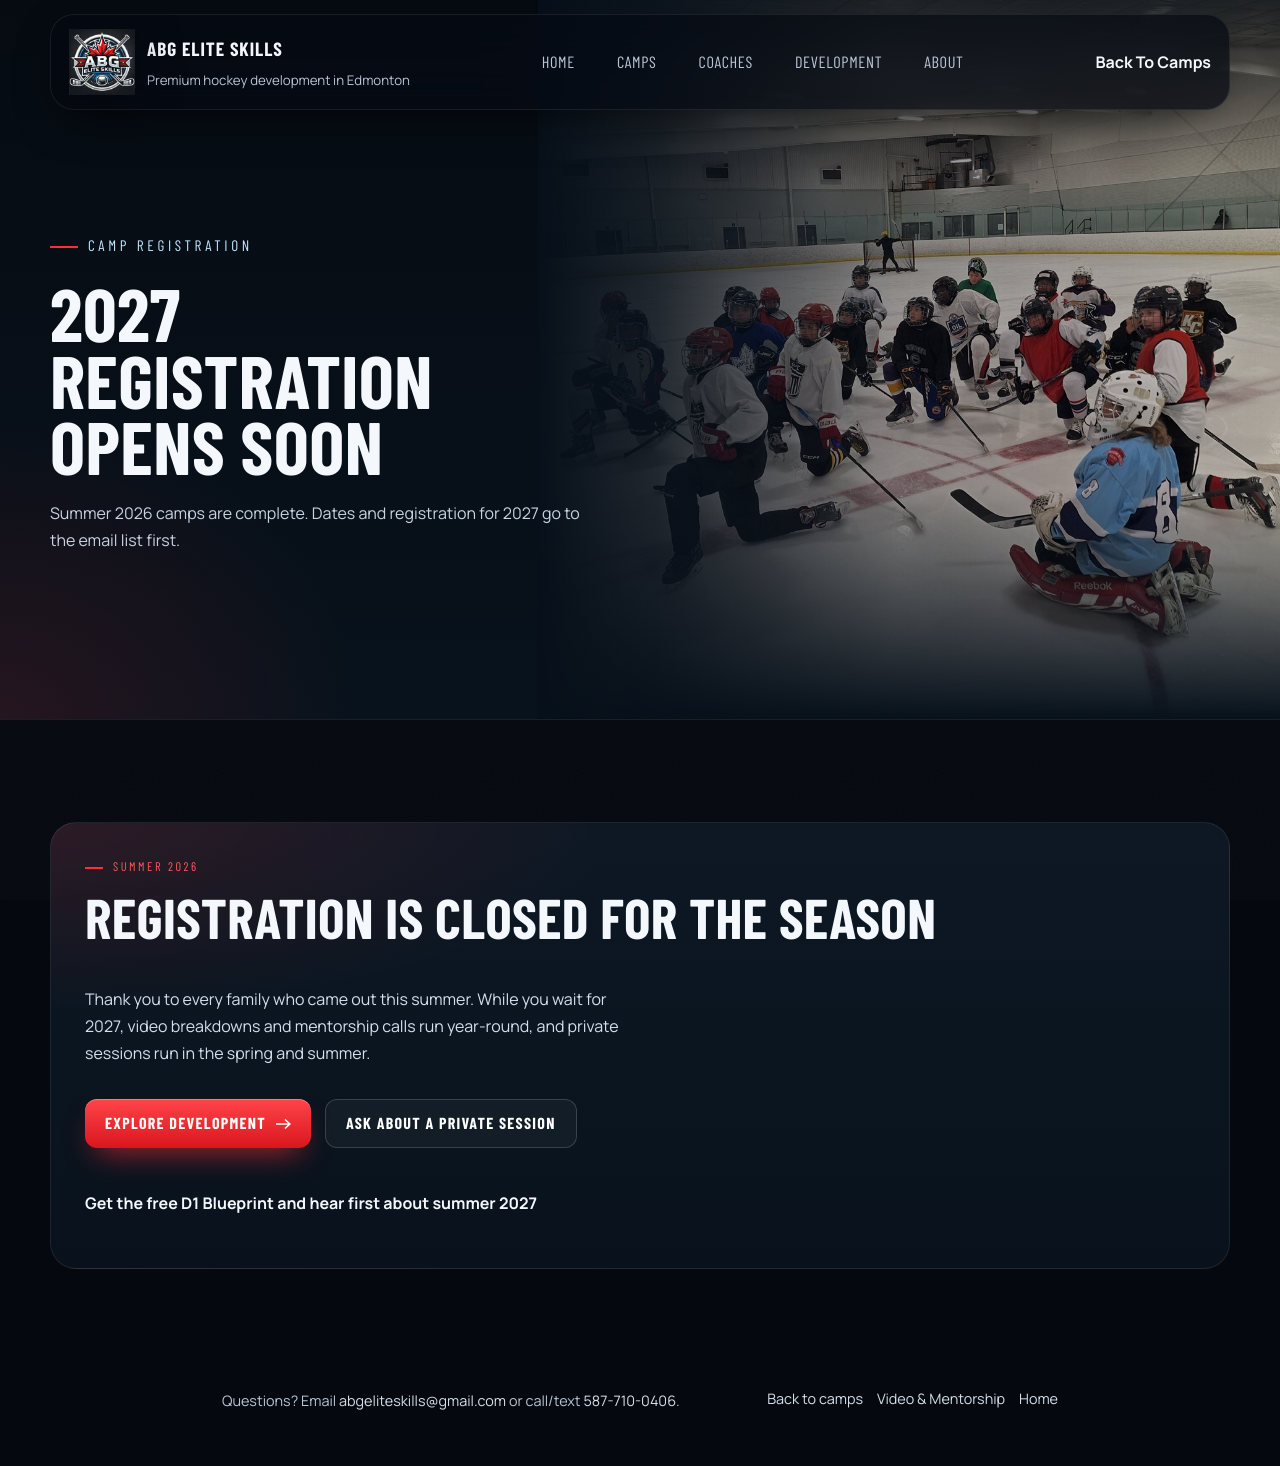
<file: register.html>
<!DOCTYPE html>
<html lang="en">
  <head>
    <meta charset="UTF-8" />
    <meta name="viewport" content="width=device-width, initial-scale=1.0" />
    <title>Camp Registration | ABG Elite Skills</title>
    <meta
      name="description"
      content="Summer 2026 registration for ABG Elite Skills hockey camps in Edmonton is closed. Camps return summer 2027."
    />
    <meta
      name="robots"
      content="index, follow, max-snippet:-1, max-image-preview:large, max-video-preview:-1"
    />
    <link rel="canonical" href="https://abgeliteskills.com/register" />
    <meta property="og:type" content="website" />
    <meta property="og:site_name" content="ABG Elite Skills" />
    <meta property="og:title" content="Camp Registration | ABG Elite Skills" />
    <meta
      property="og:description"
      content="Summer 2026 registration for ABG Elite Skills hockey camps in Edmonton is closed. Camps return summer 2027."
    />
    <meta property="og:url" content="https://abgeliteskills.com/register" />
    <meta
      property="og:image"
      content="https://abgeliteskills.com/assets/web/og-share.jpg"
    />
    <meta name="twitter:card" content="summary_large_image" />
    <meta name="twitter:title" content="Camp Registration | ABG Elite Skills" />
    <meta
      name="twitter:description"
      content="Summer 2026 registration for ABG Elite Skills hockey camps in Edmonton is closed. Camps return summer 2027."
    />
    <meta
      name="twitter:image"
      content="https://abgeliteskills.com/assets/web/og-share.jpg"
    />
    <script type="application/ld+json">
      {
        "@context": "https://schema.org",
        "@graph": [
          {
            "@type": "WebPage",
            "@id": "https://abgeliteskills.com/register#webpage",
            "url": "https://abgeliteskills.com/register",
            "name": "Camp Registration | ABG Elite Skills",
            "description": "Summer 2026 registration for ABG Elite Skills hockey camps in Edmonton is closed. Camps return summer 2027.",
            "isPartOf": {
              "@id": "https://abgeliteskills.com/#website"
            },
            "about": {
              "@id": "https://abgeliteskills.com/#organization"
            },
            "breadcrumb": {
              "@id": "https://abgeliteskills.com/register#breadcrumb"
            }
          },
          {
            "@type": "BreadcrumbList",
            "@id": "https://abgeliteskills.com/register#breadcrumb",
            "itemListElement": [
              {
                "@type": "ListItem",
                "position": 1,
                "name": "Home",
                "item": "https://abgeliteskills.com/"
              },
              {
                "@type": "ListItem",
                "position": 2,
                "name": "Register",
                "item": "https://abgeliteskills.com/register"
              }
            ]
          }
        ]
      }
    </script>
    <link rel="preconnect" href="https://fonts.googleapis.com" />
    <link rel="preconnect" href="https://fonts.gstatic.com" crossorigin />
    <link
      href="https://fonts.googleapis.com/css2?family=Barlow+Condensed:wght@500;600;700&family=Manrope:wght@400;500;600;700;800&display=swap"
      rel="stylesheet"
    />
    <link rel="icon" href="./assets/favicon-64.png" type="image/png" />
    <link rel="stylesheet" href="./styles.css?v=20260814-winter-mode-74" />
    <link rel="stylesheet" href="./design.css?v=20260814-winter-mode-74" />
    <script>
      if (/(^|\.)abgeliteskills\.com$/.test(location.hostname)) {
      !function(f,b,e,v,n,t,s){if(f.fbq)return;n=f.fbq=function(){n.callMethod?
      n.callMethod.apply(n,arguments):n.queue.push(arguments)};if(!f._fbq)f._fbq=n;
      n.push=n;n.loaded=!0;n.version='2.0';n.queue=[];t=b.createElement(e);t.async=!0;
      t.src=v;s=b.getElementsByTagName(e)[0];s.parentNode.insertBefore(t,s)}(window,
      document,'script','https://connect.facebook.net/en_US/fbevents.js');
      fbq('init','1987066045263331');fbq('track','PageView');
      }
    </script>
    <noscript><img height="1" width="1" style="display:none" src="https://www.facebook.com/tr?id=1987066045263331&ev=PageView&noscript=1"/></noscript>
  </head>
  <body data-page="register">
    <div class="site-bg"></div>
    <div class="page-shell">
      <header class="site-header">
        <a class="brand" href="./index.html" aria-label="ABG Elite Skills home">
          <img
            class="brand-logo"
            src="./assets/abg-elite-skills-logo-192.jpg"
            alt="ABG Elite Skills logo"
          />
          <span class="brand-text">
            <strong>ABG Elite Skills</strong>
            <small>Premium hockey development in Edmonton</small>
          </span>
        </a>

        <button class="nav-toggle" type="button" aria-expanded="false" aria-label="Open menu">
          <span></span>
          <span></span>
        </button>

        <nav class="site-nav" aria-label="Primary">
          <a class="nav-link" href="./index.html">Home</a>
          <a class="nav-link" href="./camps.html">Camps</a>
          <a class="nav-link" href="./coaches.html">Coaches</a>
          <a class="nav-link" href="./development.html">Development</a>
          <a class="nav-link" href="./about.html">About</a>
        </nav>

        <a class="text-link header-text-link" href="./camps.html">Back To Camps</a>
      </header>

      <main>
        <section class="page-hero reveal register-hero">
          <div class="page-hero-copy">
            <p class="eyebrow">Camp Registration</p>
            <h1>Register With ABG Elite Skills</h1>
            <p>
              Player details, camp selection, and confirmation by email, all in one place.
            </p>
          </div>
          <article class="page-hero-visual">
            <img
              fetchpriority="high"
              src="./assets/web/camp-group-kneel.jpg"
              alt="ABG Elite Skills players training on the ice during camp"
            />
          </article>
        </section>

        <section class="section reveal" data-registration-closed hidden>
          <div class="content-panel panel-dark registration-closed-panel">
            <p class="eyebrow">Summer 2026</p>
            <h2>Registration Is Closed For The Season</h2>
            <p>
              Thank you to every family who came out this summer. While you wait for 2027, video
              breakdowns and mentorship calls run year-round, and private sessions run in the spring
              and summer.
            </p>
            <div class="hero-actions">
              <a class="button" href="./development.html">Explore Development</a>
              <a class="button button-secondary" href="mailto:abgeliteskills@gmail.com?subject=Private%20Session%20Inquiry">Ask About A Private Session</a>
            </div>
            <p class="footer-note"><a class="text-link" href="./d1-blueprint.html">Get the free D1 Blueprint and hear first about summer 2027</a></p>
          </div>
        </section>

        <section class="section reveal register-layout" data-registration-form-section>
          <form class="registration-form" data-register-form>
            <section class="registration-panel">
              <p class="eyebrow">Step 1</p>
              <h2>Player details</h2>
              <div class="form-grid">
                <label class="form-field form-field-full">
                  <span>Player Full Name</span>
                  <input type="text" name="player-name" autocomplete="name" required />
                </label>
                <label class="form-field">
                  <span>Player Position</span>
                  <select name="player-position" required>
                    <option value="">Select</option>
                    <option>Forward</option>
                    <option>Defenceman</option>
                    <option>Forward/Defenceman</option>
                    <option>Goalie</option>
                  </select>
                </label>
                <label class="form-field form-field-birth-year">
                  <span>Player Birth Year</span>
                  <input
                    id="player-birth-year"
                    type="number"
                    name="player-birth-year"
                    inputmode="numeric"
                    min="2010"
                    max="2019"
                    placeholder="2015"
                    required
                  />
                </label>
                <label class="form-field form-field-full">
                  <span>Current Team and Organization</span>
                  <input type="text" name="current-team" />
                </label>
              </div>
            </section>

            <section class="registration-panel">
              <p class="eyebrow">Step 2</p>
              <h2>Choose camps</h2>
              <div class="registration-error" data-camp-error hidden>
                Select at least one camp before continuing.
              </div>
              <div class="registration-camp-grid" data-registration-camps></div>
            </section>

            <section class="registration-panel">
              <p class="eyebrow">Step 3</p>
              <h2>Parent / guardian</h2>
              <div class="form-grid">
                <label class="form-field">
                  <span>Parent 1 Full Name</span>
                  <input type="text" name="parent-1-name" autocomplete="name" required />
                </label>
                <label class="form-field">
                  <span>Parent 1 Phone Number</span>
                  <input type="tel" name="parent-1-phone" autocomplete="tel" required />
                </label>
                <label class="form-field form-field-full">
                  <span>Parent 1 Email</span>
                  <input type="email" name="parent-1-email" autocomplete="email" required />
                </label>
                <label class="form-field">
                  <span>Parent 2 Full Name (Optional)</span>
                  <input type="text" name="parent-2-name" autocomplete="name" />
                </label>
                <label class="form-field">
                  <span>Parent 2 Phone Number (Optional)</span>
                  <input type="tel" name="parent-2-phone" autocomplete="tel" />
                </label>
                <label class="form-field form-field-full">
                  <span>Parent 2 Email (Optional)</span>
                  <input type="email" name="parent-2-email" autocomplete="email" />
                </label>
              </div>
            </section>

            <section class="registration-panel">
              <p class="eyebrow">Optional</p>
              <h2>A few quick details</h2>
              <div class="form-grid">
                <label class="form-field">
                  <span>How did you hear about ABG? (Optional)</span>
                  <input type="text" name="heard-about" />
                </label>
                <label class="form-field">
                  <span>Who referred you? (Optional)</span>
                  <input type="text" name="referred-by" />
                </label>
                <label class="form-field form-field-full">
                  <span>What is one skill or habit your player wants to level up this summer? (Optional)</span>
                  <textarea name="player-goal" rows="5"></textarea>
                </label>
              </div>
            </section>

            <section class="registration-panel registration-submit-panel">
              <div class="registration-submit-copy">
                <p class="eyebrow">Review</p>
                <h2>Review and submit</h2>
                <ul class="registration-summary-list" data-summary-camps></ul>
                <div class="registration-summary-total">
                  <span>Total Camp Cost</span>
                  <strong data-summary-total>$0</strong>
                </div>
              </div>
              <div class="registration-submit-actions">
                <div class="registration-next-step">
                  <strong>What happens next?</strong>
                  <p>
                    ABG will email confirmation and e-transfer details. No payment is taken on this
                    page.
                  </p>
                </div>
                <button class="button" type="submit">Submit Registration</button>
                <p class="registration-summary-note">
                  Please review the selected camps, ice times, and total before submitting.
                </p>
              </div>
              <div class="registration-notice" data-registration-notice role="status" aria-live="polite">
                <strong>Check your email.</strong>
                <p>
                  Your registration confirmation and e-transfer details will be sent after
                  submission.
                </p>
              </div>
            </section>
          </form>
        </section>
      </main>

      <footer class="register-footer">
        <p>Questions? Email <a href="mailto:abgeliteskills@gmail.com">abgeliteskills@gmail.com</a> or call/text <a href="tel:+15877100406">587-710-0406</a>.</p>
        <div class="register-footer-links">
          <a href="./camps.html">Back to camps</a>
          <a href="./development.html">Video &amp; Mentorship</a>
          <a href="./index.html">Home</a>
        </div>
      </footer>
    </div>

    <script src="./data.js?v=20260814-winter-mode-74"></script>
    <script src="./render.js?v=20260814-winter-mode-74"></script>
    <script src="./script.js?v=20260814-winter-mode-74"></script>
    <script src="./register.js?v=20260814-winter-mode-74"></script>
  </body>
</html>
</file>
<file: styles.css>
/* Legacy styles live in a cascade layer so design.css (unlayered) always wins. */
@layer legacy {
:root {
  --bg: #091019;
  --bg-soft: #111d2a;
  --panel: rgba(11, 22, 34, 0.82);
  --panel-strong: #0c1724;
  --panel-lite: rgba(255, 255, 255, 0.04);
  --line: rgba(255, 255, 255, 0.09);
  --text: #f4f7fb;
  --muted: #b8c5d6;
  --muted-strong: #d5deea;
  --accent: #ff2e34;
  --accent-deep: #c3131a;
  --ice: #7ac9ff;
  --silver: #dfe7f1;
  --shadow: 0 28px 70px rgba(0, 0, 0, 0.35);
  --radius-xl: 34px;
  --radius-lg: 24px;
  --radius-md: 18px;
  --max-width: 1180px;
}

* {
  box-sizing: border-box;
}

html {
  min-height: 100%;
  overflow-y: auto;
  scroll-behavior: smooth;
  -webkit-font-smoothing: antialiased;
  text-rendering: geometricPrecision;
}

body {
  margin: 0;
  min-height: 100vh;
  overflow-x: hidden;
  overflow-y: auto;
  font-family: "Manrope", sans-serif;
  color: var(--text);
  background: linear-gradient(180deg, #071018 0%, #09131d 42%, #0b1621 100%);
  -moz-osx-font-smoothing: grayscale;
  -webkit-overflow-scrolling: touch;
}

img {
  display: block;
  max-width: 100%;
}

a {
  color: inherit;
}

.site-bg {
  position: fixed;
  inset: 0;
  background:
    radial-gradient(circle at top left, rgba(122, 201, 255, 0.15), transparent 25%),
    radial-gradient(circle at right 18%, rgba(255, 46, 52, 0.12), transparent 18%),
    linear-gradient(rgba(255, 255, 255, 0.025) 1px, transparent 1px),
    linear-gradient(90deg, rgba(255, 255, 255, 0.025) 1px, transparent 1px);
  background-size: auto, auto, 34px 34px, 34px 34px;
  mask-image: linear-gradient(180deg, rgba(0, 0, 0, 0.95), rgba(0, 0, 0, 0.75));
  pointer-events: none;
}

.page-shell {
  position: relative;
  width: min(var(--max-width), calc(100% - 28px));
  margin: 0 auto;
  padding: 18px 0 52px;
}

.site-header {
  position: sticky;
  top: 14px;
  z-index: 20;
  display: grid;
  grid-template-columns: auto 1fr auto;
  align-items: center;
  gap: 22px;
  margin-bottom: 30px;
  padding: 14px 18px;
  border: 1px solid var(--line);
  border-radius: 24px;
  background: rgba(7, 14, 22, 0.78);
  backdrop-filter: blur(18px);
  -webkit-backdrop-filter: blur(18px);
  box-shadow: var(--shadow);
  transform: translateZ(0);
}

.brand {
  display: inline-flex;
  align-items: center;
  gap: 12px;
  min-width: 0;
  text-decoration: none;
}

.brand-logo {
  width: 66px;
  height: 66px;
  object-fit: contain;
  filter: drop-shadow(0 8px 24px rgba(0, 0, 0, 0.35));
}

.brand-text {
  display: grid;
  gap: 3px;
}

.brand-text strong,
.eyebrow,
h1,
h2,
h3,
.button,
.nav-link,
.camp-status {
  font-family: "Barlow Condensed", sans-serif;
}

.brand-text strong {
  font-size: 1.2rem;
  letter-spacing: 0.05em;
  text-transform: uppercase;
}

.brand-text small {
  color: var(--muted);
  font-size: 0.83rem;
}

.site-nav {
  display: inline-flex;
  justify-self: center;
  gap: 18px;
}

.nav-link {
  padding: 8px 12px;
  border-radius: 999px;
  color: var(--muted);
  font-size: 1.02rem;
  letter-spacing: 0.04em;
  text-decoration: none;
  text-transform: uppercase;
}

.nav-link:hover,
.nav-link.active {
  color: var(--text);
  background: rgba(255, 255, 255, 0.05);
}

.nav-toggle {
  display: none;
  width: 48px;
  height: 48px;
  align-items: center;
  justify-content: center;
  gap: 5px;
  border: 1px solid var(--line);
  border-radius: 14px;
  background: rgba(255, 255, 255, 0.03);
  cursor: pointer;
}

.nav-toggle span {
  display: block;
  width: 18px;
  height: 2px;
  background: var(--text);
}

.button {
  display: inline-flex;
  align-items: center;
  justify-content: center;
  padding: 14px 20px;
  border: 0;
  border-radius: 999px;
  color: #08111a;
  font-size: 1rem;
  font-weight: 700;
  letter-spacing: 0.04em;
  text-decoration: none;
  text-transform: uppercase;
  background: linear-gradient(135deg, var(--accent), #ff7377);
  box-shadow: 0 18px 30px rgba(255, 46, 52, 0.22);
  transition:
    transform 180ms ease,
    box-shadow 180ms ease;
}

.button:hover {
  transform: translateY(-2px);
}

.button-small {
  padding: 17px 30px;
  font-size: 1.08rem;
}

.button-secondary {
  color: var(--text);
  background: transparent;
  border: 1px solid rgba(255, 255, 255, 0.14);
  box-shadow: none;
}

.button-secondary:hover {
  box-shadow: none;
}

.hero,
.page-hero,
.layout-two,
.site-footer {
  display: grid;
  grid-template-columns: repeat(2, minmax(0, 1fr));
  gap: 24px;
}

.hero-home {
  grid-template-columns: minmax(0, 1fr) minmax(0, 1fr);
  align-items: center;
  gap: 26px;
  margin-bottom: 20px;
}

.hero-home-kicker {
  grid-column: 1 / -1;
  justify-self: center;
  margin-bottom: -2px;
}

.hero-copy,
.page-hero-copy,
.page-hero-visual,
.feature-card,
.camp-card,
.coach-card,
.coach-profile,
.testimonial-card,
.content-panel,
.photo-story,
.final-cta,
.hero-video-panel,
.trust-bar div {
  border: 1px solid var(--line);
  border-radius: var(--radius-xl);
  background: var(--panel);
  box-shadow: var(--shadow);
}

.hero-copy,
.page-hero-copy,
.content-panel {
  padding: 34px;
}

.page-hero-visual,
.photo-story {
  overflow: hidden;
  min-height: 100%;
}

.hero-copy {
  display: grid;
  align-content: center;
  gap: 16px;
  width: 100%;
  text-align: left;
  min-height: 100%;
  background:
    linear-gradient(180deg, rgba(255, 46, 52, 0.06), transparent 34%),
    var(--panel);
}

.hero-home .hero-copy {
  align-content: start;
  padding: 34px 36px;
}

.hero-video-panel {
  display: grid;
  justify-items: center;
  align-content: center;
  gap: 14px;
  width: 100%;
  min-height: 100%;
  padding: 34px 36px;
}

.photo-panel {
  position: relative;
  overflow: hidden;
  min-height: 100%;
}

.photo-panel img,
.page-hero-visual img,
.photo-story img,
.camp-card-media img,
.coach-card img,
.coach-profile-top img {
  width: 100%;
  height: 100%;
  object-fit: cover;
}

.hero-proof-list {
  display: flex;
  flex-wrap: wrap;
  justify-content: flex-start;
  gap: 10px;
  padding: 0;
  margin: 6px 0 0;
  list-style: none;
}

.hero-proof-list li {
  padding: 9px 13px;
  border: 1px solid rgba(255, 255, 255, 0.08);
  border-radius: 999px;
  color: var(--muted-strong);
  background: rgba(255, 255, 255, 0.04);
  font-size: 0.9rem;
  line-height: 1.45;
}

.hero-video-frame {
  width: 100%;
  max-width: 520px;
  padding: 12px;
  overflow: hidden;
  border: 1px solid rgba(255, 255, 255, 0.08);
  border-radius: 40px;
  background:
    linear-gradient(180deg, rgba(255, 255, 255, 0.08), rgba(255, 255, 255, 0.02)),
    #050b12;
  box-shadow:
    0 28px 50px rgba(0, 0, 0, 0.35),
    0 0 0 1px rgba(255, 255, 255, 0.02) inset;
}

.hero-video {
  display: block;
  width: 100%;
  aspect-ratio: 9 / 16;
  object-fit: cover;
  border-radius: 28px;
  background: #050b12;
}

.hero-video-caption {
  width: 100%;
  max-width: 520px;
  margin: 0;
  color: var(--muted);
  font-size: 1rem;
  line-height: 1.55;
  text-align: center;
}

.july-hero-panel {
  align-content: stretch;
  gap: 14px;
  padding: 0;
  border: 0;
  background: transparent;
  box-shadow: none;
}

.july-hero-camp {
  display: grid;
  grid-template-columns: minmax(140px, 0.74fr) minmax(0, 1fr);
  min-height: 0;
  overflow: hidden;
  border: 1px solid var(--line);
  border-radius: var(--radius-xl);
  background:
    linear-gradient(180deg, rgba(122, 201, 255, 0.08), rgba(255, 255, 255, 0.02)),
    rgba(11, 22, 34, 0.9);
  box-shadow: var(--shadow);
}

.july-hero-camp-primary {
  border-color: rgba(255, 46, 52, 0.24);
  background:
    linear-gradient(180deg, rgba(255, 46, 52, 0.13), rgba(255, 255, 255, 0.02)),
    rgba(11, 22, 34, 0.93);
}

.july-hero-camp-media {
  min-height: 100%;
  background: rgba(255, 255, 255, 0.04);
}

.july-hero-camp-media img {
  width: 100%;
  height: 100%;
  min-height: 190px;
  object-fit: cover;
}

.july-hero-camp-primary .july-hero-camp-media img {
  object-position: center 18%;
}

.july-hero-camp-secondary .july-hero-camp-media img {
  object-position: center 70%;
}

.july-hero-camp-contact .july-hero-camp-media img {
  object-position: center 48%;
}

.july-hero-camp-body {
  display: grid;
  align-content: center;
  gap: 10px;
  padding: 20px;
}

.july-hero-camp-body h2 {
  margin: 0;
  font-size: clamp(1.45rem, 2.6vw, 2.1rem);
}

.july-hero-camp-body p {
  margin: 0;
  color: var(--muted-strong);
  font-size: 0.96rem;
  line-height: 1.5;
}

.july-hero-camp-facts {
  display: flex;
  flex-wrap: wrap;
  gap: 8px;
}

.july-hero-camp-facts span {
  display: inline-flex;
  align-items: center;
  padding: 6px 9px;
  border: 1px solid rgba(255, 255, 255, 0.1);
  border-radius: 999px;
  color: var(--ice);
  font-family: "Barlow Condensed", sans-serif;
  font-size: 0.88rem;
  font-weight: 700;
  letter-spacing: 0.07em;
  line-height: 1.25;
  text-transform: uppercase;
  background: rgba(255, 255, 255, 0.045);
}

.july-hero-camp .button {
  width: 100%;
  margin-top: 2px;
  text-align: center;
}

.eyebrow {
  margin: 0;
  color: var(--accent);
  font-size: 0.92rem;
  letter-spacing: 0.16em;
  text-transform: uppercase;
}

h1 {
  margin: 0 0 16px;
  font-size: clamp(3.4rem, 7vw, 6.8rem);
  line-height: 0.92;
  letter-spacing: 0.01em;
  text-transform: uppercase;
}

.hero-home h1 {
  margin-bottom: 0;
  font-size: clamp(2.7rem, 5vw, 5.1rem);
  line-height: 0.88;
  letter-spacing: 0.005em;
  max-width: 100%;
}

.hero-league-strip {
  display: flex;
  flex-wrap: wrap;
  align-items: center;
  gap: 12px 16px;
  margin-top: -2px;
}

.hero-league-label {
  color: var(--muted);
  font-size: 0.82rem;
  font-weight: 700;
  letter-spacing: 0.14em;
  text-transform: uppercase;
}

.hero-league-badges {
  display: flex;
  flex-wrap: wrap;
  gap: 10px;
}

.hero-league-badge {
  display: inline-flex;
  align-items: center;
  justify-content: center;
  min-width: 72px;
  min-height: 52px;
  padding: 8px 12px;
  border: 1px solid rgba(255, 255, 255, 0.1);
  border-radius: 999px;
  background:
    linear-gradient(180deg, rgba(255, 255, 255, 0.06), rgba(255, 255, 255, 0.02)),
    rgba(5, 11, 18, 0.88);
}

.hero-league-badge img {
  display: block;
  width: auto;
  max-width: 84px;
  max-height: 32px;
  object-fit: contain;
}

.hero-league-badge:first-child img,
.hero-league-badge:nth-child(2) img,
.hero-league-badge:nth-child(4) img {
  max-height: 34px;
}

.hero-text {
  max-width: 33ch;
  margin: 0;
  color: var(--muted-strong);
  font-size: 1.06rem;
  line-height: 1.65;
}

h2 {
  margin: 0 0 14px;
  font-size: clamp(2rem, 4.5vw, 3.5rem);
  line-height: 0.96;
  letter-spacing: 0.02em;
  text-transform: uppercase;
}

h3 {
  margin: 0 0 10px;
  font-size: clamp(1.55rem, 3vw, 2.1rem);
  line-height: 1;
  letter-spacing: 0.02em;
  text-transform: uppercase;
}

p,
li,
span {
  line-height: 1.7;
}

.hero-text,
.section-heading p,
.feature-card p,
.camp-card p,
.coach-card p,
.coach-profile p,
.testimonial-meta,
.quote-credit,
.content-panel p,
.brand-text small,
.info-card p,
.final-cta p,
.trust-bar span,
.detail-stack span,
.age-list span,
.site-footer p,
.footer-links a {
  color: var(--muted);
}

.hero-dates-strip {
  display: flex;
  flex-wrap: wrap;
  gap: 6px;
  margin: 8px 0 0;
}

.hero-dates-strip span,
.hero-dates-strip a {
  flex: 0 1 auto;
  padding: 5px 12px;
  background: rgba(255, 255, 255, 0.05);
  border: 1px solid rgba(255, 255, 255, 0.12);
  border-radius: 4px;
  color: var(--text);
  font-family: 'Barlow Condensed', sans-serif;
  font-size: 0.9rem;
  font-weight: 600;
  letter-spacing: 0.07em;
  text-transform: uppercase;
  white-space: normal;
  overflow-wrap: break-word;
  text-decoration: none;
  transition:
    border-color 180ms ease,
    background 180ms ease,
    transform 180ms ease;
}

.hero-dates-strip a:hover {
  border-color: rgba(122, 201, 255, 0.36);
  background: rgba(122, 201, 255, 0.12);
  transform: translateY(-1px);
}

.hero-testimonial {
  margin: 12px 0 0;
  padding: 12px 16px;
  border-left: 2px solid var(--accent);
  border-radius: 0 8px 8px 0;
  background: rgba(255, 46, 52, 0.06);
}

.hero-testimonial p {
  margin: 0 0 4px;
  color: var(--text);
  font-size: 0.95rem;
  font-style: italic;
  line-height: 1.5;
}

.hero-testimonial cite {
  color: var(--muted);
  font-size: 0.78rem;
  font-style: normal;
  letter-spacing: 0.05em;
  text-transform: uppercase;
}

.hero-actions {
  display: flex;
  flex-wrap: wrap;
  gap: 14px;
  margin-top: 4px;
}

.hero-metrics strong,
.trust-bar strong,
.detail-stack strong,
.age-list strong,
.quote-credit {
  display: block;
  color: var(--text);
}

.mini-list,
.check-list,
.coach-highlights {
  display: grid;
  gap: 10px;
  margin: 16px 0 0;
  padding-left: 18px;
  color: var(--muted-strong);
}

.trust-bar {
  display: grid;
  grid-template-columns: repeat(3, minmax(0, 1fr));
  gap: 14px;
  margin-bottom: 44px;
}

.trust-bar div {
  position: relative;
  padding: 24px 26px;
  border-radius: var(--radius-md);
  background:
    linear-gradient(180deg, rgba(122, 201, 255, 0.08), rgba(255, 255, 255, 0.02)),
    rgba(11, 22, 34, 0.82);
  overflow: hidden;
}

.trust-bar div::before {
  content: "";
  position: absolute;
  inset: 0 auto auto 0;
  width: 100%;
  height: 3px;
  background: linear-gradient(90deg, rgba(255, 46, 52, 0.85), rgba(122, 201, 255, 0.5));
}

.trust-bar strong {
  margin-bottom: 6px;
  font-size: 1.34rem;
  letter-spacing: 0.02em;
}

.trust-bar span {
  display: block;
  max-width: 24ch;
}

.camp-chooser-section {
  padding: 28px 30px;
  border: 1px solid rgba(255, 255, 255, 0.1);
  border-radius: var(--radius-xl);
  background:
    linear-gradient(180deg, rgba(122, 201, 255, 0.07), rgba(255, 255, 255, 0.018)),
    rgba(7, 15, 25, 0.86);
  box-shadow: var(--shadow);
}

.camp-chooser-heading {
  margin-bottom: 18px;
}

.camp-chooser-heading p:last-child {
  max-width: 34ch;
}

.camp-chooser-list {
  display: grid;
  gap: 10px;
}

.camp-chooser-row {
  display: grid;
  grid-template-columns: minmax(220px, 1.15fr) minmax(220px, 1fr) auto;
  gap: 18px;
  align-items: center;
  padding: 16px;
  border: 1px solid rgba(255, 255, 255, 0.08);
  border-radius: var(--radius-md);
  background: rgba(255, 255, 255, 0.035);
}

.camp-chooser-row-primary {
  border-color: rgba(255, 46, 52, 0.2);
  background:
    linear-gradient(90deg, rgba(255, 46, 52, 0.1), rgba(255, 255, 255, 0.025)),
    rgba(255, 255, 255, 0.035);
}

.camp-chooser-closed-note {
  margin: 14px 2px 0;
  color: var(--muted);
  font-size: 0.92rem;
}

.camp-chooser-closed-note a {
  color: inherit;
  text-decoration: underline;
}

.camp-chooser-main {
  min-width: 0;
}

.camp-chooser-status {
  display: block;
  margin-bottom: 4px;
  color: var(--accent);
  font-family: "Barlow Condensed", sans-serif;
  font-size: 0.88rem;
  font-weight: 700;
  letter-spacing: 0.12em;
  line-height: 1.3;
  text-transform: uppercase;
}

.camp-chooser-main h3 {
  margin-bottom: 4px;
  font-size: clamp(1.35rem, 2.4vw, 1.85rem);
}

.camp-chooser-main p {
  margin: 0;
  color: var(--muted-strong);
  line-height: 1.45;
}

.camp-chooser-facts {
  display: flex;
  flex-wrap: wrap;
  gap: 7px;
}

.camp-chooser-facts span {
  display: inline-flex;
  align-items: center;
  padding: 6px 9px;
  border-radius: 999px;
  color: var(--ice);
  font-family: "Barlow Condensed", sans-serif;
  font-size: 0.86rem;
  font-weight: 700;
  letter-spacing: 0.06em;
  line-height: 1.25;
  text-transform: uppercase;
  background: rgba(255, 255, 255, 0.055);
}

.availability-badge {
  display: inline-flex;
  align-items: center;
  width: fit-content;
  padding: 5px 9px;
  border: 1px solid rgba(255, 255, 255, 0.14);
  border-radius: 999px;
  color: var(--text);
  font-family: "Barlow Condensed", sans-serif;
  font-size: 0.86rem;
  font-weight: 800;
  letter-spacing: 0.08em;
  line-height: 1;
  text-transform: uppercase;
  white-space: nowrap;
  background: rgba(255, 255, 255, 0.06);
}

.availability-badge-urgent {
  border-color: rgba(255, 46, 52, 0.45);
  color: #ffd9dc;
  background: rgba(255, 46, 52, 0.16);
}

.availability-badge-limited {
  border-color: rgba(255, 214, 102, 0.42);
  color: #ffe9a6;
  background: rgba(255, 214, 102, 0.13);
}

.availability-badge-open {
  border-color: rgba(122, 201, 255, 0.32);
  color: #d6f1ff;
  background: rgba(122, 201, 255, 0.11);
}

.camp-chooser-actions {
  display: flex;
  gap: 8px;
  justify-content: flex-end;
}

.camp-chooser-actions .button {
  min-width: 112px;
  padding: 12px 15px;
  white-space: nowrap;
}

.mobile-conversion-bar {
  display: none;
}

.home-featured-heading p:last-child {
  max-width: 32ch;
  padding: 18px 18px 18px 20px;
  border-left: 3px solid rgba(255, 46, 52, 0.72);
  border-radius: 18px;
  background: rgba(255, 255, 255, 0.045);
  color: var(--text);
}

.home-featured-section {
  position: relative;
  overflow: hidden;
  padding: 32px 30px 34px;
  border: 1px solid rgba(255, 255, 255, 0.1);
  border-radius: calc(var(--radius-xl) + 10px);
  background:
    radial-gradient(circle at top right, rgba(255, 46, 52, 0.2), transparent 24%),
    radial-gradient(circle at bottom left, rgba(122, 201, 255, 0.15), transparent 28%),
    linear-gradient(180deg, rgba(255, 255, 255, 0.04), rgba(255, 255, 255, 0.015)),
    rgba(7, 15, 25, 0.92);
  box-shadow:
    0 34px 70px rgba(0, 0, 0, 0.28),
    inset 0 1px 0 rgba(255, 255, 255, 0.02);
}

.home-featured-rail {
  display: flex;
  flex-wrap: wrap;
  gap: 12px;
  margin-bottom: 18px;
}

.home-featured-rail span {
  display: inline-flex;
  align-items: center;
  justify-content: center;
  padding: 8px 13px;
  border: 1px solid rgba(255, 255, 255, 0.1);
  border-radius: 999px;
  color: var(--text);
  font-family: "Barlow Condensed", sans-serif;
  font-size: 0.95rem;
  letter-spacing: 0.12em;
  text-transform: uppercase;
  background: rgba(255, 255, 255, 0.04);
}

.home-featured-heading {
  position: relative;
  z-index: 1;
  padding-bottom: 8px;
}

.home-featured-grid {
  display: grid;
  grid-template-columns: repeat(3, minmax(0, 1fr));
  gap: 22px;
}

.home-featured-card {
  display: grid;
  gap: 13px;
  padding: 20px;
  border: 1px solid rgba(122, 201, 255, 0.18);
  border-radius: var(--radius-xl);
  background:
    radial-gradient(circle at top right, rgba(122, 201, 255, 0.16), transparent 30%),
    linear-gradient(180deg, rgba(122, 201, 255, 0.1), rgba(255, 255, 255, 0.02)),
    rgba(11, 22, 34, 0.9);
  box-shadow:
    0 22px 44px rgba(0, 0, 0, 0.22),
    inset 0 1px 0 rgba(255, 255, 255, 0.03);
  transform: translateY(0);
}

.home-featured-card-flagship {
  transform: translateY(-8px) scale(1.01);
  border-color: rgba(255, 46, 52, 0.28);
  background:
    radial-gradient(circle at top right, rgba(255, 46, 52, 0.24), transparent 32%),
    linear-gradient(180deg, rgba(255, 46, 52, 0.14), rgba(255, 255, 255, 0.02)),
    rgba(11, 22, 34, 0.92);
  box-shadow:
    0 28px 56px rgba(0, 0, 0, 0.3),
    0 0 0 1px rgba(255, 46, 52, 0.08) inset;
}

.home-featured-status {
  display: inline-flex;
  align-items: center;
  justify-content: center;
  width: fit-content;
  margin: 0;
  padding: 8px 13px;
  border: 1px solid rgba(255, 255, 255, 0.12);
  border-radius: 999px;
  color: var(--text);
  font-family: "Barlow Condensed", sans-serif;
  font-size: 0.95rem;
  font-weight: 700;
  letter-spacing: 0.12em;
  text-transform: uppercase;
  background: rgba(255, 255, 255, 0.06);
}

/* Highlight badge for the featured July camp */
.home-featured-status-urgent {
  border-color: rgba(255, 46, 52, 0.38);
  color: #ffb3b5;
  background: rgba(255, 46, 52, 0.12);
}

.home-featured-top {
  display: flex;
  justify-content: space-between;
  gap: 16px;
  align-items: start;
}

.home-featured-media {
  overflow: hidden;
  border-radius: calc(var(--radius-xl) - 8px);
  aspect-ratio: 16 / 9;
  background: rgba(255, 255, 255, 0.04);
  box-shadow:
    0 18px 28px rgba(0, 0, 0, 0.16),
    inset 0 1px 0 rgba(255, 255, 255, 0.03);
}

.home-featured-media img {
  width: 100%;
  height: 100%;
  object-fit: cover;
  display: block;
  transform: scale(1.02);
}

.home-featured-card:not(.home-featured-card-flagship) .home-featured-media img {
  object-position: center 70%;
}

.home-featured-card-flagship .home-featured-media img {
  object-position: center 18%;
}

.home-featured-top h3 {
  margin: 0;
  font-size: clamp(1.35rem, 2vw, 1.75rem);
  line-height: 0.98;
}

.home-featured-meta,
.home-featured-copy {
  margin: 0;
}

.home-featured-meta {
  color: var(--muted-strong);
  font-size: 0.98rem;
}

.home-featured-copy {
  color: var(--muted);
  line-height: 1.55;
}

.home-featured-urgency {
  margin: -2px 0 0;
  color: var(--accent);
  font-family: "Barlow Condensed", sans-serif;
  font-size: 1.02rem;
  font-weight: 700;
  letter-spacing: 0.1em;
  text-transform: uppercase;
}

.home-featured-divider {
  width: 100%;
  height: 1px;
  background: linear-gradient(
    90deg,
    rgba(255, 255, 255, 0),
    rgba(255, 255, 255, 0.16) 16%,
    rgba(255, 255, 255, 0.08) 84%,
    rgba(255, 255, 255, 0)
  );
}

.home-featured-tags {
  display: flex;
  flex-wrap: wrap;
  gap: 8px;
}

.home-featured-tags span {
  display: inline-flex;
  align-items: center;
  padding: 6px 10px;
  border-radius: 999px;
  color: var(--ice);
  font-family: "Barlow Condensed", sans-serif;
  font-size: 0.86rem;
  letter-spacing: 0.05em;
  text-transform: uppercase;
  background: rgba(255, 255, 255, 0.06);
}

.home-featured-actions {
  margin-top: 2px;
}

.home-featured-actions .button {
  min-width: 168px;
  justify-content: center;
}

.home-specialty-row {
  margin-top: 20px;
}

.home-specialty-label {
  margin-bottom: 14px;
}

.home-specialty-grid {
  display: grid;
  grid-template-columns: repeat(2, minmax(0, 1fr));
  gap: 14px;
}

.home-specialty-card {
  display: flex;
  flex-direction: column;
  gap: 12px;
  padding: 24px 28px;
  border: 1px solid var(--line);
  border-radius: var(--radius-xl);
  background: var(--panel);
  box-shadow: var(--shadow);
}

.home-specialty-card-top {
  display: flex;
  align-items: flex-start;
  justify-content: space-between;
  gap: 12px;
}

.home-specialty-month {
  margin: 0 0 4px;
  color: var(--accent);
  font-size: 0.8rem;
  font-weight: 700;
  letter-spacing: 0.1em;
  text-transform: uppercase;
}

.home-specialty-card h3 {
  margin: 0;
  font-size: clamp(1.1rem, 1.8vw, 1.45rem);
}

.home-specialty-card p {
  margin: 0;
  color: var(--muted);
  font-size: 0.9rem;
  line-height: 1.6;
  flex: 1;
}

.home-specialty-card-actions {
  display: flex;
  gap: 10px;
  margin-top: 4px;
}

.section {
  margin-bottom: 46px;
}

.section-heading {
  margin-bottom: 22px;
}

.split-heading {
  display: grid;
  grid-template-columns: 1.1fr 1fr;
  gap: 24px;
  align-items: end;
}

.feature-grid,
.camp-grid,
.testimonial-grid,
.expectation-grid {
  display: grid;
  grid-template-columns: repeat(3, minmax(0, 1fr));
  gap: 18px;
}

.philosophy-flow {
  display: grid;
  grid-template-columns: minmax(0, 1fr) auto minmax(0, 1fr) auto minmax(0, 1fr) auto minmax(0, 1fr);
  gap: 14px;
  align-items: center;
  position: relative;
}

.about-philosophy-section .philosophy-flow::before {
  content: "";
  position: absolute;
  left: 6%;
  right: 6%;
  top: 50%;
  height: 1px;
  background: linear-gradient(
    90deg,
    rgba(255, 255, 255, 0),
    rgba(122, 201, 255, 0.18) 12%,
    rgba(122, 201, 255, 0.36) 50%,
    rgba(255, 255, 255, 0)
  );
  transform: translateY(-50%);
  pointer-events: none;
}

.feature-card {
  padding: 24px;
}

.philosophy-step {
  position: relative;
  min-height: 100%;
  overflow: hidden;
  border: 1px solid rgba(122, 201, 255, 0.12);
  border-radius: 28px;
  background:
    radial-gradient(circle at top right, rgba(255, 82, 96, 0.14), transparent 34%),
    linear-gradient(180deg, rgba(122, 201, 255, 0.08), rgba(255, 255, 255, 0.02)),
    rgba(11, 22, 34, 0.82);
  box-shadow:
    0 24px 44px rgba(0, 0, 0, 0.22),
    inset 0 1px 0 rgba(255, 255, 255, 0.02);
}

.philosophy-step::before {
  content: "";
  position: absolute;
  inset: 0 auto 0 0;
  width: 4px;
  background: linear-gradient(180deg, var(--accent), rgba(122, 201, 255, 0.36));
}

.philosophy-step:nth-of-type(1),
.philosophy-step:nth-of-type(5) {
  transform: translateY(-18px);
}

.philosophy-step:nth-of-type(3),
.philosophy-step:nth-of-type(7) {
  transform: translateY(18px);
}

.about-philosophy-section .feature-card span {
  display: inline-flex;
  align-items: center;
  justify-content: center;
  min-width: 56px;
  padding: 8px 12px;
  margin-bottom: 14px;
  border: 1px solid rgba(122, 201, 255, 0.18);
  border-radius: 999px;
  color: var(--text);
  font-family: "Barlow Condensed", sans-serif;
  font-size: 1.05rem;
  letter-spacing: 0.12em;
  background: rgba(122, 201, 255, 0.08);
  box-shadow: inset 0 1px 0 rgba(255, 255, 255, 0.03);
}

.about-philosophy-section .feature-card h3 {
  margin-bottom: 10px;
  font-size: clamp(1.45rem, 2vw, 1.9rem);
  line-height: 0.94;
  text-wrap: balance;
}

.about-philosophy-section .feature-card p {
  margin: 0;
  color: var(--muted-strong);
  line-height: 1.68;
}

.philosophy-arrow {
  display: grid;
  place-items: center;
  width: 46px;
  height: 46px;
  border: 1px solid rgba(122, 201, 255, 0.16);
  border-radius: 999px;
  font-family: "Barlow Condensed", sans-serif;
  font-size: 1.9rem;
  line-height: 1;
  background: rgba(8, 18, 28, 0.84);
  box-shadow: 0 12px 24px rgba(0, 0, 0, 0.18);
  backdrop-filter: blur(10px);
}

.philosophy-arrow::before {
  content: "\2192";
  color: var(--ice);
}

.feature-card span,
.program-month,
.coach-role,
.coach-location,
.card-label,
.camp-status {
  color: var(--ice);
}

.feature-card span {
  display: inline-block;
  margin-bottom: 10px;
  font-size: 1.15rem;
  font-weight: 700;
}

.camp-card {
  overflow: hidden;
  display: flex;
  flex-direction: column;
  height: 100%;
  background:
    linear-gradient(180deg, rgba(122, 201, 255, 0.08), rgba(255, 255, 255, 0.02)),
    rgba(11, 22, 34, 0.82);
}

.camp-card-media {
  position: relative;
  aspect-ratio: 9 / 16;
  height: auto;
}

.camp-status {
  position: absolute;
  top: 18px;
  right: 18px;
  padding: 6px 12px;
  border-radius: 999px;
  background: rgba(7, 15, 22, 0.82);
  font-size: 0.92rem;
  letter-spacing: 0.08em;
  text-transform: uppercase;
}

.camp-card-body {
  display: flex;
  flex-direction: column;
  gap: 16px;
  flex: 1;
  padding: 24px;
}

.age-list {
  display: grid;
  gap: 10px;
  margin: 0;
  padding: 0;
  list-style: none;
}

.age-list li {
  display: grid;
  grid-template-columns: minmax(0, auto) 1fr;
  gap: 16px;
  align-items: center;
  padding: 10px 0;
  border-top: 1px solid rgba(255, 255, 255, 0.08);
}

.camp-card-top {
  display: flex;
  justify-content: space-between;
  gap: 16px;
  align-items: start;
}

.camp-card-date-line {
  display: flex;
  flex-wrap: wrap;
  gap: 10px;
  align-items: center;
  margin-bottom: 8px;
}

.camp-card-dates {
  color: var(--muted-strong);
  font-size: 1.02rem;
  letter-spacing: 0.08em;
}

.camp-card-top h3 {
  margin-bottom: 0;
  font-size: clamp(1.38rem, 2.3vw, 1.9rem);
  line-height: 0.96;
  text-wrap: balance;
  overflow-wrap: anywhere;
  min-height: 3.9rem;
}

.camp-price-pill {
  margin: 2px 0 0;
  padding: 8px 12px;
  border: 1px solid rgba(122, 201, 255, 0.2);
  border-radius: 999px;
  color: var(--text);
  font-family: "Barlow Condensed", sans-serif;
  font-size: 1.18rem;
  letter-spacing: 0.04em;
  white-space: nowrap;
  background: rgba(122, 201, 255, 0.08);
}

.camp-lead {
  margin: 0;
  color: var(--muted-strong);
  font-size: 1.02rem;
  line-height: 1.6;
  min-height: 4.25rem;
}

.camp-meta-row {
  display: flex;
  flex-wrap: wrap;
  gap: 10px;
}

.camp-meta-row span,
.camp-schedule-label,
.camp-slot-group {
  font-family: "Barlow Condensed", sans-serif;
  letter-spacing: 0.05em;
  text-transform: uppercase;
}

.camp-meta-row span {
  display: inline-flex;
  align-items: center;
  padding: 7px 11px;
  border-radius: 999px;
  color: var(--ice);
  font-size: 0.95rem;
  background: rgba(255, 255, 255, 0.04);
}

.camp-location {
  margin: -4px 0 0;
  color: var(--muted);
  line-height: 1.6;
  min-height: 3rem;
}

.camp-location a {
  color: inherit;
  text-decoration: underline;
  text-decoration-color: rgba(122, 201, 255, 0.35);
  text-underline-offset: 0.18em;
}

.camp-location a:hover {
  color: var(--muted-strong);
  text-decoration-color: rgba(122, 201, 255, 0.75);
}

.camp-description {
  margin: 0;
  color: var(--muted);
  line-height: 1.7;
}

.camp-more {
  overflow: hidden;
  border: 1px solid rgba(122, 201, 255, 0.14);
  border-radius: 18px;
  background:
    linear-gradient(180deg, rgba(122, 201, 255, 0.06), rgba(255, 255, 255, 0.015)),
    rgba(5, 13, 22, 0.54);
}

.camp-more summary {
  display: flex;
  align-items: center;
  justify-content: space-between;
  gap: 12px;
  min-height: 52px;
  padding: 0 16px;
  color: var(--text);
  font-family: "Barlow Condensed", sans-serif;
  font-size: 1.02rem;
  font-weight: 700;
  letter-spacing: 0.08em;
  text-transform: uppercase;
  cursor: pointer;
  list-style: none;
  transition:
    color 180ms ease,
    background 180ms ease;
}

.camp-more summary:hover {
  color: #ffffff;
  background: rgba(122, 201, 255, 0.06);
}

.camp-more summary:focus-visible {
  outline: 2px solid rgba(122, 201, 255, 0.7);
  outline-offset: -4px;
  background: rgba(122, 201, 255, 0.08);
}

.camp-more summary::-webkit-details-marker {
  display: none;
}

.camp-more summary::after {
  content: "+";
  display: inline-grid;
  place-items: center;
  width: 30px;
  height: 30px;
  border: 1px solid rgba(122, 201, 255, 0.22);
  border-radius: 999px;
  color: var(--ice);
  font-size: 1.35rem;
  line-height: 1;
  background: rgba(122, 201, 255, 0.08);
}

.camp-more[open] summary::after {
  content: "–";
}

.camp-more .camp-description {
  margin: 0;
  padding: 0 16px 16px;
  border-top: 1px solid rgba(255, 255, 255, 0.06);
  padding-top: 14px;
}

.camp-schedule-block {
  min-height: 190px;
  margin-top: auto;
  padding: 16px 18px 14px;
  border: 1px solid rgba(255, 255, 255, 0.08);
  border-radius: 22px;
  background: rgba(255, 255, 255, 0.03);
}

.camp-schedule-label {
  margin: 0 0 8px;
  color: var(--ice);
  font-size: 0.95rem;
}

.camp-slot-group {
  color: var(--text);
  font-size: 1rem;
}

.camp-slot-time {
  color: var(--muted-strong);
  justify-self: end;
  text-align: right;
}

.section-cta {
  display: flex;
  justify-content: center;
  margin-top: 28px;
}

.coaches-home-section {
  display: grid;
  gap: 22px;
}

.coach-preview-grid,
.coach-directory {
  display: grid;
  gap: 18px;
}

.coach-preview-grid {
  grid-template-columns: repeat(4, minmax(0, 1fr));
}

.coach-card {
  display: grid;
  gap: 0;
  overflow: hidden;
  padding: 0;
  background:
    linear-gradient(180deg, rgba(122, 201, 255, 0.08), rgba(255, 255, 255, 0.03)),
    rgba(11, 22, 34, 0.82);
}

.coach-card-media {
  position: relative;
  aspect-ratio: 4 / 4.35;
  overflow: hidden;
}

.coach-card-media::after {
  content: "";
  position: absolute;
  inset: auto 0 0 0;
  height: 42%;
  background: linear-gradient(180deg, transparent, rgba(7, 12, 20, 0.2));
  pointer-events: none;
}

.coach-card img,
.coach-profile-top img {
  border-radius: 20px;
}

.coach-card img {
  width: 100%;
  height: 100%;
  object-fit: cover;
  object-position: var(--coach-preview-position, center top);
  border-radius: 0;
}

.coach-profile-top img {
  object-position: var(--coach-profile-position, center 16%);
}

.coach-card-body {
  display: grid;
  grid-template-rows: auto auto auto 1fr;
  gap: 10px;
  padding: 22px;
  align-content: start;
}

.coach-card .program-month,
.coach-origin {
  display: flex;
  align-items: center;
  margin: 0;
  font-size: 0.95rem;
  line-height: 1.35;
  text-wrap: balance;
}

.coach-origin {
  min-height: 0;
}

.coach-card .coach-name {
  display: flex;
  align-items: flex-start;
  margin: 0;
}

.coach-card .coach-role {
  display: grid;
  align-items: flex-start;
  gap: 4px;
  margin: 0;
  font-size: 0.95rem;
  line-height: 1.45;
}

.coach-card .coach-position,
.coach-card .coach-teamline {
  display: block;
}

.coach-card .coach-position {
  color: var(--muted-strong);
}

.coach-card .coach-summary {
  margin: 0;
  line-height: 1.7;
}

.coach-card h3,
.coach-card p:last-child {
  margin: 0;
}

.coach-profile {
  display: grid;
  gap: 26px;
  padding: 28px;
  border: 1px solid rgba(125, 204, 255, 0.12);
  background:
    radial-gradient(circle at top right, rgba(255, 82, 96, 0.12), transparent 26%),
    linear-gradient(180deg, rgba(122, 201, 255, 0.08), rgba(255, 255, 255, 0.03)),
    rgba(11, 22, 34, 0.88);
}

.coach-profile-top {
  display: grid;
  grid-template-columns: minmax(220px, 280px) 1fr;
  gap: 28px;
  align-items: stretch;
  margin-bottom: 0;
}

.coach-profile-intro {
  display: grid;
  align-content: start;
  gap: 12px;
}

.coach-profile-intro h3,
.coach-profile-intro p {
  margin: 0;
}

.coach-profile-copy {
  display: grid;
  gap: 14px;
}

.coach-pathway-grid {
  display: grid;
  grid-template-columns: repeat(3, minmax(0, 1fr));
  gap: 18px;
}

.coach-pathway-card {
  overflow: hidden;
  border: 1px solid rgba(125, 204, 255, 0.12);
  border-radius: 24px;
  background: rgba(5, 14, 24, 0.72);
}

.coach-pathway-media {
  aspect-ratio: 1 / 1;
  overflow: hidden;
}

.coach-pathway-media img {
  width: 100%;
  height: 100%;
  object-fit: cover;
}

.coach-pathway-body {
  display: grid;
  gap: 12px;
  padding: 18px;
}

.coach-pathway-body h4,
.coach-pathway-points {
  margin: 0;
}

.coach-pathway-points {
  display: grid;
  gap: 8px;
  padding-left: 18px;
  color: var(--muted-strong);
}

.coach-location,
.testimonial-meta {
  margin: 0;
}

.testimonial-slider {
  width: 100%;
}

.testimonial-carousel {
  position: relative;
  overflow: hidden;
  border: 1px solid var(--line);
  border-radius: var(--radius-xl);
  background: #09131d;
  box-shadow: var(--shadow);
}

.testimonial-track {
  display: flex;
  transition: transform 320ms ease;
  will-change: transform;
}

.testimonial-slide {
  position: relative;
  flex: 0 0 100%;
  min-height: 560px;
  overflow: hidden;
  isolation: isolate;
  background: #09131d;
}

.testimonial-slide-image {
  position: absolute;
  inset: 0;
}

.testimonial-slide-image::after {
  content: "";
  position: absolute;
  inset: 0;
  background:
    linear-gradient(90deg, rgba(7, 14, 22, 0.06) 0%, rgba(7, 14, 22, 0.02) 36%, rgba(7, 14, 22, 0.2) 100%),
    linear-gradient(180deg, rgba(255, 255, 255, 0.02), rgba(7, 14, 22, 0.18));
}

.testimonial-slide-image img {
  width: 100%;
  height: 100%;
  object-fit: cover;
}

.testimonial-slide-panel {
  position: absolute;
  left: 32px;
  right: auto;
  bottom: 32px;
  z-index: 1;
  display: grid;
  gap: 16px;
  width: min(470px, calc(100% - 64px));
  padding: 26px 26px 22px;
  border: 1px solid rgba(255, 255, 255, 0.34);
  border-radius: calc(var(--radius-xl) - 4px);
  background:
    linear-gradient(180deg, rgba(255, 255, 255, 0.08), rgba(255, 255, 255, 0.03)),
    rgba(10, 18, 28, 0.56);
  backdrop-filter: blur(12px);
  box-shadow: 0 22px 48px rgba(0, 0, 0, 0.14);
}

.testimonial-slide-panel::before {
  content: none;
  position: absolute;
  top: 12px;
  left: 18px;
  color: rgba(255, 255, 255, 0.28);
  font-family: "Barlow Condensed", sans-serif;
  font-size: 4.4rem;
  line-height: 1;
  pointer-events: none;
}

blockquote {
  position: relative;
  z-index: 1;
  margin: 0;
  font-size: clamp(1.3rem, 1.7vw, 1.9rem);
  line-height: 1.38;
  font-weight: 700;
  text-wrap: balance;
}

.testimonial-attribution {
  display: grid;
  gap: 4px;
}

.quote-credit {
  margin: 0;
  color: var(--text);
  font-family: "Barlow Condensed", sans-serif;
  font-size: 1.28rem;
  letter-spacing: 0.08em;
  text-transform: uppercase;
}

.testimonial-meta {
  margin: 0;
  color: rgba(235, 242, 248, 0.94);
  font-size: 0.92rem;
}

.testimonial-controls {
  position: absolute;
  right: 24px;
  bottom: 24px;
  z-index: 2;
  display: flex;
  align-items: center;
  gap: 16px;
  padding: 12px 14px;
  border: 1px solid rgba(255, 255, 255, 0.2);
  border-radius: 999px;
  background: rgba(19, 29, 41, 0.42);
  backdrop-filter: blur(10px);
}

.testimonial-arrow {
  display: inline-flex;
  align-items: center;
  justify-content: center;
  min-width: 72px;
  padding: 10px 14px;
  border: 1px solid rgba(255, 255, 255, 0.18);
  border-radius: 999px;
  color: var(--text);
  font-family: "Barlow Condensed", sans-serif;
  font-size: 0.96rem;
  letter-spacing: 0.08em;
  text-transform: uppercase;
  background: rgba(255, 255, 255, 0.12);
  cursor: pointer;
}

.testimonial-dots {
  display: flex;
  align-items: center;
  justify-content: center;
  gap: 10px;
}

.testimonial-dot {
  width: 12px;
  height: 12px;
  padding: 0;
  border: 0;
  border-radius: 999px;
  background: rgba(255, 255, 255, 0.38);
  cursor: pointer;
}

.testimonial-dot.is-active {
  width: 34px;
  background: #ff666b;
}

.panel-dark {
  background:
    linear-gradient(180deg, rgba(255, 46, 52, 0.12), transparent 46%),
    rgba(11, 22, 34, 0.82);
}

.text-link {
  display: inline-block;
  margin-top: 14px;
  color: var(--text);
  font-weight: 700;
  text-decoration: none;
}

.header-text-link {
  margin-top: 0;
}

.card-label {
  display: inline-flex;
  margin-bottom: 14px;
  padding: 6px 12px;
  border-radius: 999px;
  background: rgba(122, 201, 255, 0.14);
  font-size: 0.8rem;
  letter-spacing: 0.12em;
  text-transform: uppercase;
}

.final-cta {
  display: grid;
  grid-template-columns: 1.1fr auto;
  gap: 18px;
  align-items: center;
  padding: 26px 28px;
  background:
    linear-gradient(180deg, rgba(255, 46, 52, 0.07), transparent 38%),
    rgba(11, 22, 34, 0.82);
}

.stay-in-touch-panel p:last-of-type {
  max-width: 56ch;
}

.recap-gallery {
  display: grid;
  grid-template-columns: repeat(auto-fit, minmax(200px, 1fr));
  gap: 12px;
}

.recap-gallery img,
.recap-gallery video {
  width: 100%;
  aspect-ratio: 3 / 4;
  height: auto;
  border-radius: var(--radius-md);
  object-fit: cover;
  object-position: center 30%;
  border: 1px solid var(--line);
}

.registration-closed-panel {
  display: grid;
  gap: 12px;
  padding: 34px;
}

.registration-closed-panel p {
  max-width: 56ch;
  color: var(--muted-strong);
}

.camp-card-media video {
  width: 100%;
  height: 100%;
  object-fit: cover;
}

.register-layout {
  align-items: start;
  grid-template-columns: minmax(0, 1fr);
  max-width: 840px;
  margin: 0 auto;
}

.registration-form {
  display: grid;
  gap: 18px;
}

.registration-panel,
.registration-camp-option-card,
.registration-notice {
  border: 1px solid var(--line);
  border-radius: var(--radius-xl);
  background: var(--panel);
  box-shadow: var(--shadow);
}

.registration-panel {
  position: relative;
  display: grid;
  gap: 14px;
  overflow: hidden;
  padding: 24px 28px;
  border-radius: 22px;
}

.registration-panel::after {
  content: "";
  position: absolute;
  inset: 0 auto 0 0;
  width: 3px;
  background: linear-gradient(180deg, rgba(255, 46, 52, 0.72), rgba(122, 201, 255, 0.28));
  opacity: 0.62;
}

.registration-panel > * {
  position: relative;
  z-index: 1;
}

.registration-panel h2 {
  margin: -4px 0 0;
}

.registration-camp-grid {
  display: grid;
  grid-template-columns: 1fr;
  gap: 10px;
  margin-top: 0;
}

/* Register hero reset — image-led hero, matches the camps page treatment */
body[data-page="register"] .page-hero {
  position: relative;
  isolation: isolate;
  display: grid;
  grid-template-columns: minmax(0, 0.6fr) minmax(0, 0.4fr);
  min-height: clamp(320px, 34vw, 420px);
  overflow: hidden;
  border: 1px solid rgba(255, 255, 255, 0.11);
  border-radius: var(--radius-xl);
  background: #071019;
  box-shadow: var(--shadow);
  max-width: none;
  margin: 0 0 16px;
  gap: 0;
}

body[data-page="register"] .page-hero::after {
  content: "";
  position: absolute;
  inset: 0;
  z-index: -1;
  background:
    linear-gradient(90deg, rgba(7, 14, 22, 0.94) 0%, rgba(7, 14, 22, 0.78) 42%, rgba(7, 14, 22, 0.18) 72%),
    linear-gradient(180deg, rgba(7, 14, 22, 0.1) 0%, rgba(7, 14, 22, 0.5) 100%);
}

body[data-page="register"] .page-hero-copy {
  z-index: 1;
  align-content: center;
  min-height: 0;
  max-width: 560px;
  padding: clamp(30px, 5vw, 52px);
  gap: 10px;
  border: 0;
  border-radius: 0;
  background: transparent;
  box-shadow: none;
}

body[data-page="register"] .page-hero-visual {
  position: absolute;
  inset: 0;
  z-index: -2;
  min-height: 100%;
}

body[data-page="register"] .page-hero-visual img {
  width: 100%;
  height: 100%;
  object-fit: cover;
  object-position: center 78%;
}

body[data-page="register"] .camp-schedule-block {
  min-height: 0;
  margin-top: 4px;
}

body[data-page="register"] .registration-panel h2 {
  letter-spacing: 0;
  text-transform: none;
}

body[data-page="register"] .page-hero-copy h1 {
  max-width: 17ch;
  margin-bottom: 2px;
  font-size: clamp(2.9rem, 5.2vw, 4rem);
  line-height: 0.96;
}

body[data-page="register"] .page-hero-copy p {
  max-width: 48ch;
  color: var(--muted-strong);
  font-size: 1rem;
}

.spots-meter-list {
  display: grid;
  gap: 16px;
  margin-top: 4px;
}

.spots-meter-top {
  display: flex;
  align-items: baseline;
  justify-content: space-between;
  gap: 10px;
  margin-bottom: 7px;
}

.spots-meter-group {
  color: var(--text);
  font-family: "Barlow Condensed", sans-serif;
  font-size: 1rem;
  font-weight: 700;
  letter-spacing: 0.04em;
  text-transform: uppercase;
}

.spots-meter-count {
  color: var(--muted-strong);
  font-size: 0.92rem;
  white-space: nowrap;
}

.spots-meter-goalie {
  color: var(--muted);
}

.spots-meter-track {
  position: relative;
  height: 8px;
  border-radius: 999px;
  background: rgba(255, 255, 255, 0.08);
  overflow: hidden;
}

.spots-meter-fill {
  position: relative;
  height: 100%;
  width: var(--fill, 60%);
  border-radius: 999px;
  background: linear-gradient(90deg, rgba(255, 214, 102, 0.85), rgba(255, 46, 52, 0.9));
  box-shadow: 0 0 12px rgba(255, 46, 52, 0.35);
  animation: spots-meter-pulse 2.4s ease-in-out infinite;
}

@keyframes spots-meter-pulse {
  0%,
  100% {
    opacity: 0.86;
  }
  50% {
    opacity: 1;
  }
}

@media (prefers-reduced-motion: reduce) {
  .spots-meter-fill {
    animation: none;
  }
}

.spots-meter-closed .spots-meter-fill {
  background: rgba(255, 255, 255, 0.14);
  box-shadow: none;
  animation: none;
}

.spots-meter-closed .spots-meter-count {
  color: var(--muted);
  font-family: "Barlow Condensed", sans-serif;
  font-weight: 700;
  letter-spacing: 0.06em;
  text-transform: uppercase;
}

.register-hero-lead {
  justify-self: start;
  padding-bottom: 0;
  margin: 0;
  color: var(--muted-strong);
  font-family: "Barlow Condensed", sans-serif;
  font-size: 1.05rem;
  font-weight: 700;
  letter-spacing: 0.08em;
  line-height: 1.25;
  text-transform: uppercase;
}

.register-hero-secondary {
  margin: 2px 0 0;
  color: var(--muted);
  font-size: 0.88rem;
}

.register-hero-contact {
  display: flex;
  flex-wrap: wrap;
  gap: 10px 16px;
  align-items: center;
  width: fit-content;
  margin-top: 4px;
  padding-top: 10px;
  border-top: 1px solid rgba(255, 255, 255, 0.08);
  color: var(--muted);
  font-size: 0.95rem;
}

.register-hero-contact a {
  color: var(--muted-strong);
  text-decoration: none;
}

.register-hero-contact a:hover {
  color: var(--text);
}

body[data-page="register"] .registration-panel h2 {
  font-size: clamp(1.55rem, 2.4vw, 2rem);
  line-height: 1.08;
}

body[data-page="register"] .form-field-birth-year {
  padding: 11px;
  border: 1px solid rgba(122, 201, 255, 0.28);
  border-radius: var(--radius-md);
  background:
    linear-gradient(180deg, rgba(122, 201, 255, 0.08), rgba(255, 255, 255, 0.02)),
    rgba(122, 201, 255, 0.035);
}

body[data-page="register"] .eyebrow {
  font-size: 0.78rem;
  letter-spacing: 0.14em;
}

.registration-error {
  display: grid;
  gap: 4px;
  margin-top: 10px;
  padding: 12px 14px;
  border-radius: 18px;
}

.registration-error {
  margin-top: 0;
  margin-bottom: 18px;
  border: 1px solid rgba(255, 46, 52, 0.32);
  color: #ffd2d4;
  background: rgba(255, 46, 52, 0.12);
}

.registration-camp-option {
  display: block;
  cursor: pointer;
}

.registration-camp-option input {
  position: absolute;
  opacity: 0;
  pointer-events: none;
}

.registration-camp-option-card {
  display: grid;
  grid-template-columns: auto minmax(0, 1fr);
  gap: 13px;
  align-items: center;
  min-height: 100%;
  padding: 14px 16px;
  border-radius: 18px;
  transition:
    border-color 180ms ease,
    transform 180ms ease,
    background 180ms ease;
}

.registration-camp-option:hover .registration-camp-option-card,
.registration-camp-option.is-selected .registration-camp-option-card {
  transform: translateY(-2px);
}

.registration-camp-option.is-selected .registration-camp-option-card {
  border-color: rgba(255, 46, 52, 0.45);
  background:
    linear-gradient(180deg, rgba(255, 46, 52, 0.14), rgba(122, 201, 255, 0.04)),
    rgba(12, 23, 36, 0.94);
  box-shadow:
    0 18px 42px rgba(0, 0, 0, 0.28),
    0 0 0 1px rgba(255, 46, 52, 0.08) inset;
}

.registration-camp-option.is-disabled {
  cursor: not-allowed;
}

.registration-camp-option.is-disabled .registration-camp-option-card {
  opacity: 0.68;
  border-color: rgba(255, 255, 255, 0.06);
  background:
    linear-gradient(180deg, rgba(255, 255, 255, 0.025), rgba(255, 255, 255, 0.01)),
    rgba(255, 255, 255, 0.02);
  transform: none;
}

.registration-camp-option.is-disabled .registration-camp-option-selector {
  border-color: rgba(255, 255, 255, 0.18);
}

.registration-camp-option-selector {
  width: 20px;
  height: 20px;
  border: 2px solid rgba(255, 255, 255, 0.38);
  border-radius: 999px;
  background: transparent;
  transition:
    border-color 180ms ease,
    box-shadow 180ms ease,
    background 180ms ease;
}

.registration-camp-option.is-selected .registration-camp-option-selector {
  border-color: rgba(255, 46, 52, 0.72);
  box-shadow: inset 0 0 0 4px rgba(255, 46, 52, 0.9);
  background: rgba(255, 46, 52, 0.1);
}

.registration-camp-option-main {
  display: grid;
  gap: 4px;
  min-width: 0;
}

.registration-camp-option-top {
  display: grid;
  grid-template-columns: 1fr auto;
  gap: 12px;
  align-items: start;
}

.registration-camp-option-title,
.registration-camp-option-price {
  font-family: "Barlow Condensed", sans-serif;
  letter-spacing: 0.04em;
  text-transform: uppercase;
}

.registration-camp-option-title {
  font-size: 1.12rem;
  line-height: 1.05;
}

.registration-camp-option-price {
  padding: 4px 8px;
  border-radius: 999px;
  color: var(--silver);
  font-size: 0.94rem;
  line-height: 1;
  background: rgba(255, 255, 255, 0.055);
}

.registration-camp-option-meta,
.registration-summary-note,
.registration-summary-total span {
  color: var(--muted);
}

.registration-camp-option-meta {
  font-size: 0.88rem;
  line-height: 1.45;
}

.registration-camp-option-time,
.registration-section-note {
  color: var(--muted-strong);
  font-size: 0.88rem;
  line-height: 1.45;
}

.registration-camp-option-time.is-unavailable {
  color: #ffb7bb;
}

.registration-camp-option-time.is-unavailable::before {
  content: "Unavailable: ";
  font-weight: 800;
}

.registration-section-note {
  margin: 0 0 8px;
}

.form-grid {
  display: grid;
  grid-template-columns: repeat(2, minmax(0, 1fr));
  gap: 14px;
}

.form-field {
  display: grid;
  align-content: start;
  gap: 8px;
}

.form-field-full {
  grid-column: 1 / -1;
}

.form-field span {
  color: var(--muted-strong);
  font-size: 0.9rem;
  font-weight: 700;
}

.form-field small {
  color: var(--muted);
  font-size: 0.85rem;
  line-height: 1.5;
}

.form-field input,
.form-field select,
.form-field textarea {
  width: 100%;
  min-height: 52px;
  padding: 14px 15px;
  border: 1px solid rgba(255, 255, 255, 0.12);
  border-radius: 14px;
  color: var(--text);
  font: inherit;
  background:
    linear-gradient(180deg, rgba(255, 255, 255, 0.045), rgba(255, 255, 255, 0.02)),
    rgba(255, 255, 255, 0.03);
  transition:
    border-color 180ms ease,
    background 180ms ease,
    box-shadow 180ms ease;
}

.form-field input::placeholder,
.form-field textarea::placeholder {
  color: rgba(255, 255, 255, 0.38);
}

.form-field select option {
  color: #091019;
}

.form-field input:focus,
.form-field select:focus,
.form-field textarea:focus {
  border-color: rgba(122, 201, 255, 0.46);
  outline: none;
  background: rgba(122, 201, 255, 0.055);
  box-shadow: 0 0 0 3px rgba(122, 201, 255, 0.12);
}

.registration-summary-list {
  display: grid;
  gap: 10px;
  margin: 0;
  padding: 0;
  list-style: none;
}

.registration-summary-list li {
  display: grid;
  gap: 3px;
  padding: 10px 0;
  border-bottom: 1px solid rgba(255, 255, 255, 0.08);
}

.registration-summary-list li:last-child {
  border-bottom: 0;
}

.registration-summary-list strong {
  font-size: 0.95rem;
}

.registration-summary-list span {
  color: var(--muted);
  font-size: 0.88rem;
}

.registration-summary-total {
  display: flex;
  justify-content: space-between;
  align-items: baseline;
  margin-top: 10px;
  padding: 16px 0 0;
  border-top: 1px solid rgba(255, 255, 255, 0.08);
}

.registration-summary-total strong {
  font-family: "Barlow Condensed", sans-serif;
  font-size: 1.6rem;
  letter-spacing: 0.04em;
}

.registration-submit-panel {
  display: grid;
  grid-template-columns: minmax(0, 1fr) minmax(260px, 0.72fr);
  gap: 24px;
  align-items: start;
}

.registration-submit-copy {
  display: grid;
  gap: 8px;
  min-width: 0;
}

.registration-submit-actions {
  display: flex;
  flex-direction: column;
  align-items: stretch;
  gap: 12px;
}

.registration-next-step {
  max-width: none;
  padding: 0 0 12px;
  border: 0;
  border-bottom: 1px solid rgba(255, 255, 255, 0.08);
  border-radius: 0;
  background: transparent;
}

.registration-next-step strong {
  display: block;
  margin-bottom: 4px;
  color: var(--text);
  font-size: 0.92rem;
}

.registration-next-step p {
  margin: 0;
  color: var(--muted-strong);
  font-size: 0.92rem;
  line-height: 1.5;
}

.registration-submit-actions .button {
  width: 100%;
  margin-top: 0;
}

.registration-submit-actions .button.is-loading {
  position: relative;
  padding-left: 52px;
  opacity: 0.86;
}

.registration-submit-actions .button.is-loading::before {
  content: "";
  position: absolute;
  left: 23px;
  top: 50%;
  width: 16px;
  height: 16px;
  margin-top: -8px;
  border: 2px solid rgba(255, 255, 255, 0.35);
  border-top-color: rgba(255, 255, 255, 0.95);
  border-radius: 50%;
  animation: abg-spin 0.8s linear infinite;
}

.registration-submit-actions .registration-summary-note {
  margin: 0;
  max-width: 46ch;
  font-size: 0.92rem;
}

.registration-notice {
  display: none;
  position: relative;
  gap: 10px;
  margin-top: 0;
  padding: 28px 30px 28px 88px;
  border-color: rgba(70, 210, 142, 0.36);
  background:
    linear-gradient(135deg, rgba(70, 210, 142, 0.18), rgba(122, 201, 255, 0.08)),
    rgba(10, 26, 31, 0.94);
  box-shadow:
    0 24px 60px rgba(0, 0, 0, 0.3),
    0 0 0 1px rgba(70, 210, 142, 0.08),
    inset 0 1px 0 rgba(255, 255, 255, 0.08);
}

.registration-notice::before {
  content: "✓";
  position: absolute;
  left: 28px;
  top: 31px;
  display: grid;
  place-items: center;
  width: 42px;
  height: 42px;
  border-radius: 50%;
  color: #082015;
  background: #46d28e;
  font-family: "Manrope", sans-serif;
  font-size: 1.45rem;
  font-weight: 900;
  box-shadow: 0 12px 30px rgba(70, 210, 142, 0.24);
}

.registration-notice.is-visible {
  display: grid;
  position: fixed;
  z-index: 100;
  top: 50%;
  left: 50%;
  width: min(620px, calc(100vw - 32px));
  transform: translate(-50%, -50%);
  animation: notice-pop 0.28s ease-out both;
  box-shadow:
    0 0 0 9999px rgba(2, 8, 14, 0.74),
    0 30px 90px rgba(0, 0, 0, 0.55),
    0 0 0 1px rgba(70, 210, 142, 0.15),
    inset 0 1px 0 rgba(255, 255, 255, 0.1);
}

.registration-notice.is-error {
  border-color: rgba(151, 22, 22, 0.28);
  background:
    linear-gradient(135deg, rgba(255, 46, 52, 0.16), rgba(151, 22, 22, 0.1)),
    rgba(28, 13, 18, 0.94);
}

.registration-notice.is-error::before {
  content: "!";
  color: #fff;
  background: var(--accent);
  box-shadow: 0 12px 30px rgba(255, 46, 52, 0.24);
}

.registration-notice strong {
  font-family: "Barlow Condensed", sans-serif;
  font-size: clamp(2.2rem, 6vw, 3.4rem);
  line-height: 0.95;
  letter-spacing: 0.04em;
  text-transform: uppercase;
}

.registration-notice-kicker {
  color: #46d28e;
  font-family: "Barlow Condensed", sans-serif;
  font-size: 0.92rem;
  font-weight: 800;
  letter-spacing: 0.14em;
  text-transform: uppercase;
}

.registration-notice p {
  margin: 0;
  color: var(--muted-strong);
  font-size: 1.05rem;
  line-height: 1.5;
}

.registration-notice b {
  color: var(--text);
  font-weight: 800;
}

.registration-notice-actions {
  display: flex;
  flex-wrap: wrap;
  gap: 10px;
  align-items: center;
}

.registration-notice-next,
.registration-notice-actions a {
  display: inline-flex;
  align-items: center;
  justify-content: center;
  width: fit-content;
  max-width: 100%;
  padding: 10px 13px;
  border: 1px solid rgba(255, 255, 255, 0.12);
  border-radius: 999px;
  color: var(--text);
  background: rgba(255, 255, 255, 0.07);
  font-size: 0.95rem;
  font-weight: 800;
  line-height: 1.2;
  text-decoration: none;
}

.registration-notice-actions a {
  color: var(--text);
  background: rgba(255, 255, 255, 0.07);
}

.registration-notice-actions a:first-of-type {
  color: #082015;
  border-color: transparent;
  background: #46d28e;
}

@keyframes notice-pop {
  from {
    opacity: 0;
    transform: translate(-50%, calc(-50% + 16px)) scale(0.96);
  }

  to {
    opacity: 1;
    transform: translate(-50%, -50%) scale(1);
  }
}

@keyframes abg-spin {
  to {
    transform: rotate(360deg);
  }
}

.register-footer {
  display: flex;
  flex-wrap: wrap;
  justify-content: space-between;
  gap: 10px 18px;
  max-width: 840px;
  margin: 24px auto 0;
  padding: 8px 4px 0;
  color: var(--muted);
  font-size: 0.9rem;
}

.register-footer p {
  margin: 0;
}

.register-footer-links {
  display: flex;
  gap: 14px;
  flex-wrap: wrap;
}

.register-footer a {
  color: var(--muted-strong);
  text-decoration: none;
}

.register-footer a:hover {
  color: var(--text);
}

.coach-intro-panel {
  align-content: start;
}

.coach-home-intro {
  max-width: none;
}

.coach-intro-action {
  display: flex;
  justify-content: flex-end;
  margin-top: 22px;
}

.coach-intro-action .button {
  margin-top: 0;
}

.final-cta-tags {
  display: flex;
  flex-wrap: wrap;
  gap: 10px;
  margin-top: 18px;
}

.final-cta-tags span {
  display: inline-flex;
  align-items: center;
  padding: 8px 13px;
  border: 1px solid rgba(255, 255, 255, 0.1);
  border-radius: 999px;
  color: var(--muted-strong);
  font-size: 0.94rem;
  background: rgba(255, 255, 255, 0.04);
}

footer.site-footer {
  display: block;
  gap: 28px;
  margin-top: 34px;
  padding: 30px;
  border: 1px solid rgba(255, 255, 255, 0.12);
  border-top: 3px solid rgba(122, 201, 255, 0.45);
  border-radius: var(--radius-xl);
  background:
    linear-gradient(180deg, rgba(122, 201, 255, 0.1), transparent 22%),
    linear-gradient(135deg, rgba(255, 46, 52, 0.08), rgba(255, 255, 255, 0.025));
  box-shadow: var(--shadow);
}

footer.site-footer .footer-brand-block {
  display: flex;
  align-items: flex-start;
  justify-content: space-between;
  gap: 24px;
  width: 100%;
  padding-bottom: 24px;
  border-bottom: 1px solid rgba(255, 255, 255, 0.08);
}

footer.site-footer .footer-brand {
  display: inline-flex;
  align-items: center;
  gap: 14px;
  text-decoration: none;
}

footer.site-footer .footer-logo {
  width: 72px;
  height: 72px;
  min-width: 72px;
  max-width: 72px;
  object-fit: contain;
}

footer.site-footer .footer-brand strong {
  display: block;
  margin-bottom: 4px;
  font-family: "Barlow Condensed", sans-serif;
  font-size: 1.7rem;
  line-height: 1;
  letter-spacing: 0.04em;
  text-transform: uppercase;
}

footer.site-footer .footer-brand small {
  color: var(--muted);
  font-size: 0.95rem;
}

footer.site-footer .footer-summary {
  max-width: 42ch;
  margin: 14px 0 0;
}

footer.site-footer .footer-socials {
  display: flex;
  align-items: center;
  justify-content: flex-end;
  gap: 16px;
  flex-shrink: 0;
}

footer.site-footer .footer-social-link {
  display: inline-flex;
  align-items: center;
  justify-content: center;
  width: 64px;
  height: 64px;
  border: 1px solid rgba(255, 255, 255, 0.12);
  border-radius: 999px;
  color: var(--text);
  background: rgba(255, 255, 255, 0.04);
  text-decoration: none;
  transition:
    transform 180ms ease,
    border-color 180ms ease,
    background 180ms ease;
}

footer.site-footer .footer-social-link:hover {
  transform: translateY(-2px);
  border-color: rgba(255, 255, 255, 0.22);
  background: rgba(255, 255, 255, 0.08);
}

footer.site-footer .footer-social-link svg {
  width: 30px;
  height: 30px;
  fill: currentColor;
}

footer.site-footer .footer-grid {
  display: grid;
  grid-template-columns: repeat(3, minmax(0, 1fr));
  gap: 24px;
  align-items: start;
  width: 100%;
  margin-top: 24px;
}

footer.site-footer .footer-column {
  display: grid;
  align-content: start;
  gap: 12px;
  min-width: 0;
}

footer.site-footer .footer-label {
  margin: 0;
  color: var(--ice);
  font-family: "Barlow Condensed", sans-serif;
  font-size: 0.95rem;
  letter-spacing: 0.14em;
  text-transform: uppercase;
}

footer.site-footer .footer-links {
  display: grid;
  gap: 10px;
}

footer.site-footer .footer-links a {
  color: var(--text);
  font-family: "Barlow Condensed", sans-serif;
  font-size: 1.08rem;
  letter-spacing: 0.04em;
  text-transform: uppercase;
  text-decoration: none;
}

footer.site-footer .footer-links a:hover,
footer.site-footer .footer-brand:hover strong {
  color: var(--ice);
}

footer.site-footer .footer-note {
  margin: 0;
  color: var(--muted);
}

footer.site-footer .footer-actions {
  display: flex;
  flex-wrap: wrap;
  gap: 12px;
}

footer.site-footer .footer-column-cta {
  padding: 0;
  border: 0;
  border-radius: 0;
  background: transparent;
}

.page-hero {
  align-items: stretch;
  margin-bottom: 26px;
}

.page-hero-visual {
  min-height: 420px;
}

body[data-page="coaches"] .page-hero-copy {
  display: grid;
  align-content: center;
  min-height: 100%;
  background:
    linear-gradient(180deg, rgba(255, 46, 52, 0.08), transparent 28%),
    linear-gradient(180deg, rgba(122, 201, 255, 0.04), transparent 100%),
    var(--panel);
}

body[data-page="coaches"] .page-hero-visual {
  min-height: 100%;
}

body[data-page="coaches"] .page-hero-copy h1 {
  max-width: 12ch;
}

body[data-page="coaches"] .page-hero-visual img {
  object-position: 50% 28%;
}

body[data-page="about"] .page-hero-visual img {
  object-position: 52% 24%;
}

.reveal.is-pending {
  opacity: 0;
  transform: translateY(24px);
  transition:
    opacity 500ms ease,
    transform 500ms ease;
}

.reveal,
.reveal.is-visible {
  opacity: 1;
  transform: translateY(0);
}

@media (max-width: 1080px) {
  .hero,
  .page-hero,
  .layout-two,
  .split-heading,
  .final-cta,
  .site-footer,
  .register-layout,
  .feature-grid,
  .camp-grid,
  .expectation-grid,
  .trust-bar {
    grid-template-columns: 1fr;
  }

  .camp-chooser-row {
    grid-template-columns: 1fr;
    align-items: stretch;
  }

  .camp-chooser-actions {
    justify-content: stretch;
  }

  .camp-chooser-actions .button {
    flex: 1 1 0;
  }

  .hero-home {
    justify-items: center;
    gap: 20px;
  }

  .hero-copy {
    text-align: center;
  }

  .hero-home h1,
  .hero-text {
    justify-self: center;
  }

  /* Remove the 11ch cap so the headline fills the column instead of wrapping every word */
  .hero-home h1 {
    max-width: 100%;
  }

  .hero-league-strip,
  .hero-league-badges {
    justify-content: center;
  }

  .hero-league-strip {
    flex-direction: column;
    gap: 10px;
  }

  .hero-league-badges {
    display: flex;
    flex-wrap: nowrap;
    gap: 6px;
    width: 100%;
  }

  .hero-league-badge {
    flex: 1 1 0;
    min-width: 0;
    min-height: 40px;
    padding: 6px 4px;
    justify-content: center;
  }

  .hero-league-badge img {
    max-width: 44px;
    max-height: 20px;
  }

  .hero-actions {
    flex-direction: column;
    align-items: stretch;
  }

  .hero-actions .button-secondary {
    border: none;
    background: none;
    box-shadow: none;
    color: var(--muted);
    font-size: 0.9rem;
    padding: 10px 0;
    text-align: center;
    text-decoration: underline;
    text-underline-offset: 3px;
  }

  .hero-actions .button-secondary:hover {
    color: var(--text);
    background: none;
  }

  .hero-proof-list {
    display: block;
    text-align: center;
    margin-top: 14px;
    padding-top: 12px;
    border-top: 1px solid rgba(255, 255, 255, 0.07);
  }

  .hero-proof-list li {
    display: inline;
    padding: 0;
    border: none;
    border-radius: 0;
    background: none;
    color: var(--muted);
    font-size: 0.85rem;
  }

  .hero-proof-list li::after {
    content: " · ";
    color: rgba(255, 255, 255, 0.28);
  }

  .hero-proof-list li:last-child::after {
    content: "";
  }

  .hero-home-july .hero-proof-list {
    display: none;
  }

  .hero-video-panel {
    justify-items: center;
  }

  .hero-video-caption {
    width: min(100%, 500px);
    text-align: center;
  }

  .july-hero-panel {
    width: 100%;
  }

  .july-hero-camp {
    grid-template-columns: 1fr;
  }

  .july-hero-camp-media img {
    min-height: 210px;
    aspect-ratio: 16 / 10;
  }

  .july-hero-camp-body {
    padding: 22px;
  }

  .july-hero-camp-body h2,
  .july-hero-camp-body p {
    text-align: left;
  }

  .hero-dates-strip {
    justify-content: center;
  }

  .philosophy-flow {
    grid-template-columns: 1fr;
  }

  .about-philosophy-section .philosophy-flow::before {
    left: 50%;
    right: auto;
    top: 8%;
    bottom: 8%;
    width: 1px;
    height: auto;
    transform: translateX(-50%);
    background: linear-gradient(
      180deg,
      rgba(255, 255, 255, 0),
      rgba(122, 201, 255, 0.2) 12%,
      rgba(122, 201, 255, 0.34) 50%,
      rgba(255, 255, 255, 0)
    );
  }

  .philosophy-step:nth-of-type(1),
  .philosophy-step:nth-of-type(3),
  .philosophy-step:nth-of-type(5),
  .philosophy-step:nth-of-type(7) {
    transform: none;
  }

  .philosophy-arrow {
    width: 54px;
    height: 54px;
    margin: 2px auto;
    justify-self: center;
    font-size: 0;
    line-height: 0;
    color: transparent;
    transform: none;
    position: relative;
    border-color: rgba(122, 201, 255, 0.22);
    background: rgba(8, 18, 28, 0.92);
  }

  .philosophy-arrow::before {
    content: "\2193";
    display: grid;
    place-items: center;
    width: 100%;
    height: 100%;
    color: var(--ice);
    font-size: 1.65rem;
    line-height: 1;
  }

  .testimonial-track,
  .testimonial-slide {
    min-height: 480px;
  }

  .coach-preview-grid {
    grid-template-columns: 1fr;
  }

  .camp-card-top {
    flex-direction: column;
  }

  .camp-price-pill {
    margin-top: 0;
  }

  .form-grid,
  .registration-camp-grid,
  .registration-submit-panel {
    grid-template-columns: 1fr;
    flex-direction: column;
    align-items: stretch;
  }

  .registration-next-step {
    max-width: none;
  }

  .registration-camp-option-top,
  .registration-summary-total {
    flex-direction: column;
    align-items: flex-start;
  }

  .coach-intro-action {
    justify-content: center;
  }

  .site-footer {
    gap: 18px;
  }

  .footer-brand-block,
  .footer-grid {
    grid-template-columns: 1fr;
  }

  footer.site-footer .footer-brand-block {
    flex-direction: column;
  }

  footer.site-footer .footer-socials {
    justify-content: flex-start;
  }

  .hero-video-panel {
    max-width: none;
  }

  .home-featured-grid {
    grid-template-columns: 1fr;
  }

  .home-featured-card-flagship {
    transform: none;
  }

  .home-featured-top {
    flex-direction: column;
  }
}

@media (max-width: 860px) {
  body[data-page="home"] {
    padding-bottom: 68px;
  }

  .site-header {
    grid-template-columns: 1fr auto;
    gap: 12px;
    padding: 10px;
    border-radius: 20px;
  }

  .brand-logo {
    width: 52px;
    height: 52px;
  }

  .brand-text strong {
    font-size: 1.02rem;
  }

  .brand-text small {
    font-size: 0.78rem;
  }

  .nav-toggle {
    width: 42px;
    height: 42px;
  }

  .nav-toggle {
    display: inline-flex;
    flex-direction: column;
  }

  .site-nav {
    display: none;
    grid-column: 1 / -1;
    justify-self: stretch;
    flex-direction: column;
    gap: 8px;
    padding-top: 8px;
  }

  .hero-home-kicker {
    display: none;
  }

  .site-nav.is-open {
    display: flex;
    border-top: 1px solid rgba(255, 255, 255, 0.06);
    padding-top: 12px;
    margin-top: 6px;
    position: relative;
  }

  .site-nav.is-open::before {
    content: "";
    position: absolute;
    top: -1px;
    left: 0;
    right: 0;
    height: 2px;
    background: linear-gradient(90deg, var(--accent), rgba(122, 201, 255, 0.5) 60%, transparent);
  }

  /* Active nav link — red left border accent on mobile */
  .site-nav .nav-link.active {
    border-left: 3px solid var(--accent);
    border-radius: 0 999px 999px 0;
    padding-left: 14px;
    color: var(--text);
    background: rgba(255, 46, 52, 0.07);
  }

  .site-header > .button {
    display: none;
  }

  /* Show Register button at the bottom of the open nav */
  .site-nav.is-open ~ .button {
    display: flex;
    grid-column: 1 / -1;
    justify-content: center;
    margin-top: 4px;
    width: 100%;
  }

  .age-list li {
    grid-template-columns: 1fr;
    gap: 4px;
  }

  .camp-slot-time {
    justify-self: start;
    text-align: left;
  }

  .home-featured-section {
    padding: 24px 20px 26px;
  }

  .home-featured-heading p:last-child {
    max-width: none;
  }

  .home-featured-actions {
    flex-direction: column;
    align-items: stretch;
  }

  .home-featured-actions .button {
    width: 100%;
    min-width: 0;
  }

  .mobile-conversion-bar {
    position: fixed;
    left: 10px;
    right: 10px;
    bottom: 8px;
    z-index: 30;
    display: grid;
    grid-template-columns: minmax(84px, 0.8fr) 1fr 1fr;
    gap: 6px;
    align-items: center;
    padding: 7px;
    border: 1px solid rgba(255, 255, 255, 0.12);
    border-radius: 18px;
    background: rgba(7, 14, 22, 0.9);
    box-shadow: 0 18px 44px rgba(0, 0, 0, 0.42);
    backdrop-filter: blur(18px);
    -webkit-backdrop-filter: blur(18px);
    opacity: 0;
    pointer-events: none;
    transform: translateY(calc(100% + 18px));
    transition:
      opacity 180ms ease,
      transform 180ms ease;
  }

  body.is-mobile-cta-visible .mobile-conversion-bar {
    opacity: 1;
    pointer-events: auto;
    transform: translateY(0);
  }

  .mobile-conversion-bar span,
  .mobile-conversion-bar a {
    font-family: "Barlow Condensed", sans-serif;
    font-size: 0.78rem;
    font-weight: 700;
    letter-spacing: 0.08em;
    line-height: 1.15;
    text-transform: uppercase;
  }

  .mobile-conversion-bar span {
    color: var(--muted-strong);
  }

  .mobile-conversion-bar a {
    display: inline-flex;
    min-height: 36px;
    align-items: center;
    justify-content: center;
    padding: 8px 10px;
    border: 1px solid rgba(255, 255, 255, 0.12);
    border-radius: 999px;
    color: var(--text);
    text-decoration: none;
    background: rgba(255, 255, 255, 0.055);
  }

  .mobile-conversion-bar .mobile-conversion-primary {
    color: #08111a;
    border-color: transparent;
    background: linear-gradient(135deg, var(--accent), #ff7377);
  }

  footer.site-footer {
    padding: 24px;
  }

  footer.site-footer .footer-brand-block {
    display: grid;
    grid-template-columns: 1fr;
    gap: 16px;
    align-items: start;
    padding-bottom: 20px;
  }

  footer.site-footer .footer-socials {
    justify-content: flex-start;
    gap: 12px;
  }

  footer.site-footer .footer-grid {
    display: flex;
    flex-direction: column;
    gap: 14px;
    margin-top: 18px;
  }

  footer.site-footer .footer-column,
  footer.site-footer .footer-column-cta {
    display: grid;
    gap: 12px;
    width: 100%;
    min-width: 0;
    padding: 16px;
    border: 1px solid rgba(255, 255, 255, 0.08);
    border-radius: 20px;
    background: rgba(255, 255, 255, 0.025);
  }

  footer.site-footer .footer-column-cta {
    order: -1;
    background:
      linear-gradient(180deg, rgba(255, 46, 52, 0.06), transparent 44%),
      rgba(255, 255, 255, 0.025);
  }

  footer.site-footer .footer-note,
  footer.site-footer .footer-links a {
    overflow-wrap: anywhere;
  }

  footer.site-footer .footer-actions {
    display: grid;
    grid-template-columns: minmax(0, 1fr);
    gap: 10px;
    width: 100%;
  }

  footer.site-footer .footer-actions .button {
    width: 100%;
    min-width: 0;
    justify-content: center;
  }

  .coach-profile-top,
  .detail-stack div,
  .age-list li {
    grid-template-columns: 1fr;
  }

  .coach-pathway-grid {
    grid-template-columns: 1fr;
  }

  .coach-card img {
    width: 100%;
  }

  .coach-profile-top img {
    width: 100%;
    height: auto;
    max-height: none;
    object-fit: contain;
    object-position: var(--coach-profile-position, center 16%);
  }

  body[data-page="coaches"] .page-hero {
    gap: 18px;
  }

  body[data-page="coaches"] .page-hero-visual {
    min-height: 320px;
  }

  body[data-page="coaches"] .coach-profile {
    gap: 20px;
  }
}

/* ============================================================
   COACHES PAGE — specific overrides
   ============================================================ */

/* Coach highlights — ice arrows instead of default bullets */
.coach-highlights {
  list-style: none;
  padding-left: 0;
}

.coach-highlights li {
  position: relative;
  padding-left: 22px;
}

.coach-highlights li::before {
  content: "→";
  position: absolute;
  left: 0;
  top: 0;
  color: var(--ice);
  font-family: "Barlow Condensed", sans-serif;
  font-weight: 700;
  line-height: inherit;
}

/* Pathway card bullet points — ice arrows */
.coach-pathway-points {
  list-style: none;
  padding-left: 0;
}

.coach-pathway-points li {
  position: relative;
  padding-left: 20px;
}

.coach-pathway-points li::before {
  content: "→";
  position: absolute;
  left: 0;
  top: 0;
  color: var(--ice);
  font-family: "Barlow Condensed", sans-serif;
  font-weight: 700;
  font-size: 0.9em;
  line-height: inherit;
}

/* Pathway card label — ice condensed uppercase */
.coach-pathway-body > p {
  margin: 0;
  color: var(--ice);
  font-family: "Barlow Condensed", sans-serif;
  font-size: 0.88rem;
  letter-spacing: 0.14em;
  text-transform: uppercase;
}

/* ============================================================
   REGISTER PAGE — specific overrides
   ============================================================ */

/* Form inputs — ice border so fields are clearly visible against dark panels */
body[data-page="register"] .form-field input,
body[data-page="register"] .form-field select,
body[data-page="register"] .form-field textarea {
  border-color: rgba(122, 201, 255, 0.18);
  background: rgba(122, 201, 255, 0.03);
}

body[data-page="register"] .form-field input:focus,
body[data-page="register"] .form-field select:focus,
body[data-page="register"] .form-field textarea:focus {
  border-color: rgba(122, 201, 255, 0.42);
  outline: none;
  background: rgba(122, 201, 255, 0.06);
}

/* Registration panel eyebrows — add red line decoration (consistent with rest of site) */
.registration-panel .eyebrow {
  display: inline-flex;
  align-items: center;
  gap: 10px;
}

.registration-panel .eyebrow::before {
  content: "";
  display: block;
  width: 18px;
  height: 2px;
  background: var(--accent);
  flex-shrink: 0;
}

.registration-submit-panel {
  border-color: rgba(122, 201, 255, 0.14);
  background:
    radial-gradient(circle at top right, rgba(122, 201, 255, 0.07), transparent 34%),
    linear-gradient(180deg, rgba(255, 255, 255, 0.025), transparent 42%),
    var(--panel);
}

/* Total cost — make the price hit harder */
.registration-summary-total strong {
  font-size: 2.2rem;
  color: var(--text);
}

/* ============================================================
   ABOUT PAGE — specific overrides
   ============================================================ */

/* Hero copy — ice wash (trust/story page, not urgency) */
body[data-page="about"] .page-hero-copy {
  background:
    linear-gradient(180deg, rgba(122, 201, 255, 0.06), transparent 32%),
    var(--panel);
}

/* "The ABG Mission" h2 — ice color on the red panel-dark for premium contrast */
body[data-page="about"] .panel-dark h2 {
  color: var(--ice);
}

/* "Why It Matters" panel — ice top border to contrast with red panel-dark */
body[data-page="about"] .layout-two .content-panel:not(.panel-dark) {
  background:
    linear-gradient(180deg, rgba(122, 201, 255, 0.07), transparent 38%),
    rgba(11, 22, 34, 0.82);
  border-color: rgba(122, 201, 255, 0.18);
}

/* ============================================================
   CAMPS PAGE — specific overrides
   ============================================================ */

.camps-hero-actions {
  margin-top: 8px;
}

body[data-page="camps"] .page-hero {
  grid-template-columns: minmax(0, 0.96fr) minmax(320px, 0.74fr);
}

body[data-page="camps"] .hero-dates-strip {
  margin-top: 4px;
}

body[data-page="camps"] .page-hero-copy h1 {
  max-width: 11ch;
}

body[data-page="camps"] .page-hero-copy {
  background:
    linear-gradient(180deg, rgba(122, 201, 255, 0.07), transparent 34%),
    var(--panel);
}

body[data-page="camps"] .page-hero-visual {
  min-height: 100%;
}

body[data-page="camps"] .page-hero-visual img {
  object-position: center 14%;
}

@media (max-width: 860px) {
  body[data-page="camps"] .page-hero {
    display: block;
    margin-bottom: 12px;
  }

  body[data-page="camps"] .page-hero-copy {
    min-height: 0;
    gap: 10px;
    padding: 18px;
    background:
      linear-gradient(180deg, rgba(7, 15, 25, 0.92), rgba(7, 15, 25, 0.9)),
      linear-gradient(180deg, rgba(122, 201, 255, 0.07), transparent 34%),
      var(--panel);
  }

  body[data-page="camps"] .page-hero-visual {
    display: none;
  }

  body[data-page="camps"] .page-hero-copy h1 {
    max-width: 100%;
    margin-bottom: 0;
    font-size: clamp(2.08rem, 10vw, 2.7rem);
    line-height: 0.9;
  }

  body[data-page="camps"] .page-hero-copy > p:not(.eyebrow) {
    font-size: 0.98rem;
    line-height: 1.55;
  }

  body[data-page="camps"] .hero-dates-strip {
    display: flex;
    flex-wrap: wrap;
    justify-content: center;
    gap: 6px;
    width: 100%;
    margin-inline: 0;
    overflow: visible;
    padding-bottom: 0;
  }

  body[data-page="camps"] .hero-dates-strip span,
  body[data-page="camps"] .hero-dates-strip a {
    flex: 0 1 auto;
    min-width: 0;
    padding: 6px 8px;
    font-size: 0.78rem;
    text-align: center;
    white-space: normal;
  }

  body[data-page="camps"] .hero-dates-strip::-webkit-scrollbar {
    display: none;
  }

  body[data-page="camps"] .camps-hero-actions {
    display: grid;
    grid-template-columns: 1fr 1fr;
    gap: 8px;
    margin-top: 0;
  }

  body[data-page="camps"] .camps-hero-actions .button {
    min-height: 44px;
    padding: 11px 10px;
    font-size: 0.74rem;
  }

  body[data-page="camps"] .camp-grid {
    gap: 18px;
  }

  body[data-page="camps"] .camp-lead,
  body[data-page="camps"] .camp-location,
  body[data-page="camps"] .camp-card-top h3 {
    min-height: 0;
  }

  body[data-page="camps"] .camp-schedule-block {
    min-height: 0;
    margin-top: 0;
  }

}

/* ============================================================
   TASTE REDESIGN PASS — premium athletic feel
   ============================================================ */

/* Hero kicker fix — .eyebrow at line 361 overrides the clamp rule at line 229
   since both are single-class; re-assert here where it wins by source order */
.hero-home-kicker {
  font-size: clamp(1.7rem, 3vw, 2.5rem);
}

/* 1 — Explicit heading weights */
h1, h2 { font-weight: 700; }
h3 { font-weight: 600; }

/* 2 — Eyebrow line-prefix decoration for section-level contexts */
.section-heading .eyebrow,
.content-panel .eyebrow,
.final-cta .eyebrow,
.home-featured-heading .eyebrow,
.page-hero-copy .eyebrow {
  display: inline-flex;
  align-items: center;
  gap: 10px;
}

.section-heading .eyebrow::before,
.content-panel .eyebrow::before,
.final-cta .eyebrow::before,
.home-featured-heading .eyebrow::before,
.page-hero-copy .eyebrow::before {
  content: "";
  display: block;
  width: 18px;
  height: 2px;
  background: var(--accent);
  flex-shrink: 0;
}

/* 3 — Trust bar — stat-scale headlines */
.trust-bar div {
  padding: 28px 28px 24px;
}

.trust-bar strong {
  font-size: 2rem;
  font-weight: 700;
  line-height: 1;
  letter-spacing: 0.01em;
  margin-bottom: 10px;
}

.trust-bar span {
  font-size: 0.94rem;
  line-height: 1.55;
}

/* 4 — Feature card left accent border (kept per DESIGN.md, was missing) */
.feature-card {
  position: relative;
  overflow: hidden;
}

.feature-card::before {
  content: "";
  position: absolute;
  inset: 0 auto 0 0;
  width: 3px;
  background: linear-gradient(180deg, var(--accent) 0%, rgba(122, 201, 255, 0.35) 100%);
  pointer-events: none;
}

/* 5 — Section heading sizes — differentiate split headings */
.split-heading > div > h2 {
  font-size: clamp(2.2rem, 4.8vw, 4rem);
  line-height: 0.92;
}

/* 6 — Coaches section intro — stronger headline */
.coaches-home-section .content-panel h2 {
  font-size: clamp(2.2rem, 4.2vw, 3.8rem);
  line-height: 0.93;
  max-width: 18ch;
}

/* 7 — Final CTA — dramatically scaled, radial accent */
.final-cta {
  padding: 34px 34px;
  background:
    radial-gradient(circle at top right, rgba(255, 46, 52, 0.14), transparent 32%),
    linear-gradient(180deg, rgba(255, 46, 52, 0.07), transparent 38%),
    rgba(11, 22, 34, 0.82);
}

.final-cta h2 {
  font-size: clamp(2.6rem, 5.4vw, 5rem);
  line-height: 0.92;
  margin-bottom: 10px;
}

.final-cta > div > p:not(.eyebrow) {
  max-width: 38ch;
  font-size: 1.06rem;
}

/* 8 — Check list — accent arrow bullets */
.check-list {
  list-style: none;
  padding-left: 0;
}

.check-list li {
  position: relative;
  padding-left: 22px;
}

.check-list li::before {
  content: "→";
  position: absolute;
  left: 0;
  top: 0;
  color: var(--accent);
  font-family: "Barlow Condensed", sans-serif;
  font-weight: 700;
  line-height: inherit;
}

/* 10 — Page hero h1 — bigger, punchier on interior pages */
.page-hero-copy h1 {
  max-width: 12.5ch;
  font-size: clamp(2.9rem, 5.8vw, 5.05rem);
  line-height: 0.9;
  text-wrap: balance;
}

/* 11 — Section rhythm — slightly more breathing room */
.section {
  margin-bottom: 52px;
}

/* 12 — About mission panels — size up the headings */
.layout-two .content-panel h2 {
  font-size: clamp(2rem, 4vw, 3.4rem);
  line-height: 0.93;
}

/* 13 — Feature card padding adjustment for left border */
.feature-card {
  padding-left: 28px;
}

/* 14 — Final polish pass — sharpened surfaces, laptop hero rhythm, richer lower sections */
.page-hero-copy,
.hero-copy,
.content-panel,
.registration-panel,
.camp-card,
.coach-profile,
.final-cta,
.feature-card {
  box-shadow:
    0 24px 58px rgba(0, 0, 0, 0.28),
    inset 0 1px 0 rgba(255, 255, 255, 0.025);
}

.page-hero-copy,
.hero-copy {
  align-content: center;
}

.page-hero-visual {
  min-height: clamp(340px, 42vw, 500px);
}

.page-hero-copy > p:not(.eyebrow),
.section-heading > p,
.content-panel > p,
.final-cta > div > p:not(.eyebrow) {
  color: var(--muted-strong);
}

.section-heading {
  position: relative;
  padding-bottom: 18px;
}

.section-heading::after {
  content: "";
  position: absolute;
  left: 0;
  bottom: 0;
  width: min(420px, 100%);
  height: 1px;
  background: linear-gradient(90deg, rgba(255, 46, 52, 0.55), rgba(122, 201, 255, 0.24), transparent);
}

.feature-card,
.content-panel,
.registration-panel {
  background:
    radial-gradient(circle at top right, rgba(122, 201, 255, 0.08), transparent 34%),
    linear-gradient(180deg, rgba(255, 255, 255, 0.025), transparent 42%),
    var(--panel);
}

.register-footer {
  max-width: 840px;
  padding: 6px 2px 0;
  border: 0;
  border-radius: 0;
  background: transparent;
  box-shadow: none;
}

@media (min-width: 861px) and (max-width: 1000px) {
  .brand-text small {
    display: none;
  }

  .site-header {
    gap: 10px;
  }

  .site-nav {
    gap: 4px;
  }

  .nav-link {
    padding: 8px 8px;
    font-size: 0.9rem;
  }

  .button-small {
    padding-left: 16px;
    padding-right: 16px;
    font-size: 0.85rem;
  }
}

@media (min-width: 1081px) {
  body[data-page="home"] .site-header {
    margin-bottom: 20px;
  }

  body[data-page="home"] .hero-home {
    gap: 18px 24px;
    margin-bottom: 18px;
  }

  body[data-page="home"] .hero-home-kicker {
    margin-bottom: -8px;
    font-size: clamp(1.15rem, 1.8vw, 1.55rem);
    line-height: 1.05;
  }

  body[data-page="home"] .hero-copy,
  body[data-page="home"] .hero-video-panel {
    padding: 26px 30px;
  }

  body[data-page="home"] .hero-copy {
    gap: 12px;
  }

  body[data-page="home"] .hero-home h1 {
    font-size: clamp(2.55rem, 3.85vw, 3.85rem);
  }

  body[data-page="home"] .hero-text {
    font-size: 1rem;
    line-height: 1.52;
  }

  body[data-page="home"] .hero-proof-list {
    gap: 8px;
    margin-top: 2px;
  }

  body[data-page="home"] .hero-proof-list li {
    padding: 7px 10px;
    font-size: 0.82rem;
    line-height: 1.25;
  }

  body[data-page="home"] .hero-video-panel {
    gap: 10px;
  }

  .hero-video-frame {
    max-width: 420px;
    max-height: 460px;
    padding: 10px;
    border-radius: 32px;
  }

  .hero-video {
    aspect-ratio: unset;
    height: min(47vh, 420px);
    object-fit: cover;
    border-radius: 22px;
  }

  .hero-testimonial {
    border-left: none;
    background: none;
    border-radius: 0;
    padding: 0 0 0 36px;
    position: relative;
    margin-top: 14px;
  }

  .hero-testimonial::before {
    content: '\201C';
    position: absolute;
    left: 0;
    top: -6px;
    font-family: 'Barlow Condensed', sans-serif;
    font-size: 3.2rem;
    font-weight: 700;
    color: var(--accent);
    line-height: 1;
  }

  .hero-testimonial p {
    font-size: 1rem;
    font-style: italic;
    color: rgba(255, 255, 255, 0.85);
    line-height: 1.55;
  }

  .hero-testimonial cite {
    display: flex;
    align-items: center;
    gap: 8px;
    margin-top: 8px;
    font-size: 0.75rem;
    letter-spacing: 0.07em;
    color: var(--muted);
  }

  .hero-testimonial cite::before {
    content: '';
    display: block;
    width: 20px;
    height: 1px;
    background: var(--accent);
    flex-shrink: 0;
  }
}

@media (min-width: 1081px) and (max-width: 1240px) {
  .page-shell {
    width: min(var(--max-width), calc(100% - 36px));
  }

  .site-header {
    margin-bottom: 24px;
  }

  .hero-home {
    gap: 22px;
  }

  .hero-home-kicker {
    font-size: clamp(1.45rem, 2.45vw, 2.05rem);
  }

  .hero-home h1 {
    max-width: 100%;
    font-size: clamp(2.3rem, 3.55vw, 3.6rem);
  }

  .hero-copy,
  .hero-home .hero-copy,
  .hero-video-panel,
  .page-hero-copy {
    padding: 28px;
  }

  .hero-text,
  .page-hero-copy > p:not(.eyebrow) {
    font-size: 1rem;
    line-height: 1.58;
  }

  .hero-video-frame {
    max-width: 470px;
  }

  .page-hero-copy h1 {
    font-size: clamp(2.75rem, 5vw, 4.55rem);
  }

  .page-hero-visual {
    min-height: 380px;
  }
}

@media (max-width: 640px) {
  .page-shell {
    width: min(var(--max-width), calc(100% - 18px));
  }

  .hero-copy,
  .page-hero-copy,
  .content-panel,
  .final-cta,
  .registration-panel,
  .feature-card,
  .camp-card-body,
  .coach-profile {
    padding: 22px;
  }

  body[data-page="home"] .hero-copy {
    gap: 13px;
    padding: 24px 22px;
  }

  body[data-page="home"] .hero-home h1 {
    font-size: clamp(2.35rem, 12vw, 3.25rem);
  }

  body[data-page="home"] .hero-text {
    max-width: 29ch;
    font-size: 0.98rem;
    line-height: 1.55;
  }

  body[data-page="home"] .hero-actions {
    gap: 8px;
  }

  body[data-page="home"] .hero-actions .button {
    padding: 13px 18px;
  }

  body[data-page="home"] .hero-actions .button-secondary {
    padding: 7px 0;
  }

  body[data-page="home"] .camp-chooser-section {
    padding: 20px;
  }

  body[data-page="home"] .camp-chooser-heading {
    margin-bottom: 12px;
  }

  body[data-page="home"] .camp-chooser-heading h2 {
    font-size: clamp(1.8rem, 9vw, 2.45rem);
  }

  body[data-page="home"] .camp-chooser-heading p:last-child {
    font-size: 0.95rem;
    line-height: 1.55;
  }

  body[data-page="home"] .camp-chooser-row {
    gap: 12px;
    padding: 14px;
  }

  body[data-page="home"] .camp-chooser-main h3 {
    font-size: clamp(1.34rem, 7vw, 1.75rem);
  }

  .coach-pathway-body {
    padding: 16px;
  }

  .camp-chooser-section {
    padding: 22px;
  }

  .camp-chooser-actions {
    display: grid;
    grid-template-columns: 1fr 1fr;
  }

  .camp-chooser-actions .button {
    min-width: 0;
    padding-inline: 10px;
  }

  .mobile-conversion-bar {
    grid-template-columns: minmax(76px, 0.78fr) 1fr 1fr;
  }

  .mobile-conversion-bar span {
    text-align: center;
  }

  .site-header {
    top: 8px;
    padding: 12px;
    margin-bottom: 18px;
  }

  body[data-page="coaches"] .site-header {
    margin-bottom: 14px;
  }

  .footer-brand {
    align-items: flex-start;
  }

  .footer-logo {
    width: 58px;
    height: 58px;
  }

  footer.site-footer {
    padding: 18px;
    border-top-width: 2px;
  }

  footer.site-footer .footer-brand-block {
    gap: 16px;
    padding-bottom: 18px;
  }

  footer.site-footer .footer-brand {
    display: grid;
    grid-template-columns: auto 1fr;
    gap: 12px;
    align-items: center;
  }

  footer.site-footer .footer-brand strong {
    font-size: 1.45rem;
  }

  footer.site-footer .footer-brand small,
  footer.site-footer .footer-summary,
  footer.site-footer .footer-note,
  footer.site-footer .footer-links a {
    font-size: 0.96rem;
    line-height: 1.55;
  }

  footer.site-footer .footer-summary {
    max-width: none;
    margin-top: 12px;
  }

  footer.site-footer .footer-socials {
    justify-content: flex-start;
    gap: 12px;
  }

  footer.site-footer .footer-social-link {
    width: 52px;
    height: 52px;
  }

  footer.site-footer .footer-social-link svg {
    width: 24px;
    height: 24px;
  }

  footer.site-footer .footer-grid {
    gap: 14px;
    margin-top: 18px;
  }

  footer.site-footer .footer-column {
    gap: 10px;
  }

  footer.site-footer .footer-label {
    font-size: 0.88rem;
    letter-spacing: 0.16em;
  }

  footer.site-footer .footer-links {
    gap: 8px;
  }

  footer.site-footer .footer-column-cta {
    padding: 18px 16px;
  }

  footer.site-footer .footer-actions {
    display: grid;
    grid-template-columns: 1fr;
    gap: 10px;
  }

  footer.site-footer .footer-actions .button {
    width: 100%;
    justify-content: center;
  }

  .brand-logo {
    width: 54px;
    height: 54px;
  }

  .coach-card-media {
    aspect-ratio: 4 / 4.55;
  }

  .coach-card img {
    object-position: var(--coach-preview-mobile-position, var(--coach-preview-position, center top));
  }

  h1 {
    font-size: clamp(2.8rem, 14vw, 4.4rem);
  }

  /* Smaller, more compact hero headline on phones so it doesn't wrap into 7 lines */
  .hero-home h1 {
    font-size: clamp(2.1rem, 9.5vw, 3.4rem);
    text-wrap: balance;
  }

  .hero-league-badges {
    display: flex;
    flex-wrap: nowrap;
    gap: 6px;
    width: 100%;
  }

  .hero-league-badge {
    flex: 1 1 0;
    min-width: 0;
  }

  h2 {
    font-size: clamp(1.8rem, 9vw, 2.6rem);
  }

  body[data-page="coaches"] .page-hero-copy,
  body[data-page="coaches"] .coach-profile,
  body[data-page="coaches"] .final-cta {
    padding: 18px;
  }

  body[data-page="coaches"] .page-hero-copy {
    gap: 14px;
  }

  body[data-page="coaches"] .page-hero-copy h1 {
    max-width: none;
    font-size: clamp(2.35rem, 10.6vw, 3.3rem);
    line-height: 0.94;
    letter-spacing: -0.03em;
  }

  body[data-page="coaches"] .page-hero-copy p:last-child {
    font-size: 1rem;
    line-height: 1.65;
  }

  body[data-page="coaches"] .page-hero-visual {
    min-height: 230px;
  }

  body[data-page="coaches"] .page-hero-visual img {
    object-position: 56% 30%;
  }

  body[data-page="about"] .page-hero-visual {
    min-height: 300px;
  }

  body[data-page="about"] .page-hero-visual img {
    object-position: 54% 18%;
  }

  body[data-page="coaches"] .section {
    gap: 16px;
  }

  body[data-page="coaches"] .section-heading {
    gap: 10px;
  }

  body[data-page="coaches"] .section-heading h2 {
    font-size: clamp(1.65rem, 8.4vw, 2.2rem);
    line-height: 0.98;
  }

  body[data-page="coaches"] .coach-profile {
    gap: 18px;
    padding: 18px;
  }

  body[data-page="coaches"] .coach-profile-top {
    gap: 16px;
  }

  body[data-page="coaches"] .coach-profile-top img {
    height: auto;
    max-height: none;
    object-fit: contain;
    object-position: var(--coach-profile-position, center 16%);
  }

  body[data-page="coaches"] .coach-profile-intro {
    gap: 10px;
  }

  body[data-page="coaches"] .coach-profile-copy {
    gap: 12px;
  }

  body[data-page="coaches"] .coach-highlights,
  body[data-page="coaches"] .coach-pathway-points {
    gap: 6px;
  }

  .testimonial-slide {
    min-height: 0;
    padding: 228px 0 92px;
  }

  .testimonial-slide-panel {
    position: relative;
    left: auto;
    right: auto;
    bottom: auto;
    width: auto;
    margin: 0 16px;
    padding: 22px 18px 20px;
    gap: 12px;
  }

  .testimonial-controls {
    left: 16px;
    right: 16px;
    bottom: 16px;
    justify-content: space-between;
    gap: 12px;
    padding: 10px 12px;
  }

  .testimonial-arrow {
    min-width: 68px;
    padding: 10px 12px;
  }

  .testimonial-slide-image {
    inset: 0 0 auto 0;
    height: 280px;
  }

  .testimonial-slide-image::after {
    background:
      linear-gradient(180deg, rgba(8, 16, 25, 0.04) 0%, rgba(8, 16, 25, 0.08) 42%, rgba(8, 16, 25, 0.78) 100%),
      linear-gradient(180deg, rgba(255, 255, 255, 0.02), rgba(7, 14, 22, 0.18));
  }

  .testimonial-slide blockquote {
    font-size: 1.12rem;
    line-height: 1.44;
  }

  .quote-credit {
    font-size: 1.14rem;
    letter-spacing: 0.07em;
  }

  .testimonial-meta {
    font-size: 0.84rem;
  }

  .testimonial-dots {
    gap: 8px;
  }

  .testimonial-dot {
    width: 10px;
    height: 10px;
  }

  .testimonial-dot.is-active {
    width: 28px;
  }

  .hero-video {
    max-height: 70vh;
  }
}

@media (max-width: 860px) {
  body[data-page="camps"] .site-header {
    margin-bottom: 14px;
  }

  body[data-page="camps"] .page-hero {
    margin-bottom: 10px;
  }

  body[data-page="camps"] .page-hero-copy {
    gap: 9px;
    padding: 16px;
  }

  body[data-page="camps"] .page-hero-copy .eyebrow {
    font-size: 0.73rem;
    line-height: 1.2;
  }

  body[data-page="camps"] .page-hero-copy h1 {
    font-size: clamp(2rem, 9vw, 2.45rem);
    line-height: 0.88;
  }

  body[data-page="camps"] .hero-dates-strip {
    display: flex;
    flex-wrap: wrap;
    justify-content: center;
    gap: 5px;
  }

  body[data-page="camps"] .hero-dates-strip span,
  body[data-page="camps"] .hero-dates-strip a {
    flex: 0 1 auto;
    padding: 6px 8px;
    font-size: 0.7rem;
    line-height: 1.15;
    letter-spacing: 0.04em;
    white-space: normal;
  }

  body[data-page="camps"] .camps-hero-actions {
    display: grid;
    grid-template-columns: 1fr 1fr;
    align-items: stretch;
    gap: 7px;
  }

  body[data-page="camps"] .camps-hero-actions .button {
    min-height: 42px;
    padding: 10px 8px;
    font-size: 0.7rem;
    line-height: 1.1;
    text-decoration: none;
  }

  body[data-page="camps"] .section:first-of-type {
    margin-bottom: 34px;
  }

  body[data-page="camps"] .section-heading {
    padding-bottom: 11px;
  }

  body[data-page="camps"] .section-heading h2 {
    font-size: clamp(1.75rem, 8vw, 2.2rem);
  }

  body[data-page="camps"] .section-heading .eyebrow {
    margin-bottom: 5px;
    font-size: 0.73rem;
  }
}

/* Camps hero reset — image-led hero, compact schedule handoff */
body[data-page="camps"] .page-hero {
  position: relative;
  isolation: isolate;
  display: grid;
  grid-template-columns: minmax(0, 0.6fr) minmax(0, 0.4fr);
  min-height: clamp(360px, 38vw, 460px);
  overflow: hidden;
  border: 1px solid rgba(255, 255, 255, 0.11);
  border-radius: var(--radius-xl);
  background: #071019;
  box-shadow: var(--shadow);
}

body[data-page="camps"] .page-hero::after {
  content: "";
  position: absolute;
  inset: 0;
  z-index: -1;
  background:
    linear-gradient(90deg, rgba(7, 14, 22, 0.94) 0%, rgba(7, 14, 22, 0.78) 42%, rgba(7, 14, 22, 0.18) 72%),
    linear-gradient(180deg, rgba(7, 14, 22, 0.1) 0%, rgba(7, 14, 22, 0.5) 100%);
}

body[data-page="camps"] .page-hero-copy {
  z-index: 1;
  align-content: center;
  min-height: 0;
  max-width: 620px;
  padding: clamp(34px, 5vw, 58px);
  border: 0;
  border-radius: 0;
  background: transparent;
  box-shadow: none;
}

body[data-page="camps"] .page-hero-copy h1 {
  max-width: 8ch;
  margin-bottom: 2px;
  font-size: clamp(3.55rem, 7vw, 6.2rem);
  line-height: 0.84;
}

body[data-page="camps"] .page-hero-visual {
  position: absolute;
  inset: 0;
  z-index: -2;
  min-height: 100%;
}

body[data-page="camps"] .page-hero-visual img {
  width: 100%;
  height: 100%;
  object-fit: cover;
  object-position: center 61%;
}

body[data-page="camps"] .hero-dates-strip {
  width: min(100%, 430px);
  margin-top: 6px;
}

body[data-page="camps"] .camps-hero-actions {
  margin-top: 10px;
}

body[data-page="camps"] .camps-hero-actions .button-secondary {
  background: rgba(255, 255, 255, 0.06);
}

/* Development hero — same image-led treatment as camps */
body[data-page="development"] .page-hero {
  position: relative;
  isolation: isolate;
  display: grid;
  grid-template-columns: minmax(0, 0.6fr) minmax(0, 0.4fr);
  min-height: clamp(360px, 38vw, 460px);
  overflow: hidden;
  border: 1px solid rgba(255, 255, 255, 0.11);
  border-radius: var(--radius-xl);
  background: #071019;
  box-shadow: var(--shadow);
}

body[data-page="development"] .page-hero::after {
  content: "";
  position: absolute;
  inset: 0;
  z-index: -1;
  background:
    linear-gradient(90deg, rgba(7, 14, 22, 0.94) 0%, rgba(7, 14, 22, 0.78) 42%, rgba(7, 14, 22, 0.18) 72%),
    linear-gradient(180deg, rgba(7, 14, 22, 0.1) 0%, rgba(7, 14, 22, 0.5) 100%);
}

body[data-page="development"] .page-hero-copy {
  z-index: 1;
  align-content: center;
  min-height: 0;
  max-width: 620px;
  padding: clamp(34px, 5vw, 58px);
  border: 0;
  border-radius: 0;
  background: transparent;
  box-shadow: none;
}

body[data-page="development"] .page-hero-copy h1 {
  max-width: 11ch;
  margin-bottom: 2px;
  font-size: clamp(3.1rem, 6vw, 5rem);
  line-height: 0.88;
}

body[data-page="development"] .page-hero-visual {
  position: absolute;
  inset: 0;
  z-index: -2;
  min-height: 100%;
}

body[data-page="development"] .page-hero-visual img {
  width: 100%;
  height: 100%;
  object-fit: cover;
  object-position: center 56%;
}

@media (max-width: 860px) {
  body[data-page="register"] .page-hero {
    display: block;
    min-height: 280px;
    margin-bottom: 12px;
  }

  body[data-page="register"] .page-hero::after {
    background:
      linear-gradient(180deg, rgba(7, 14, 22, 0.7) 0%, rgba(7, 14, 22, 0.94) 74%),
      linear-gradient(90deg, rgba(7, 14, 22, 0.5), rgba(7, 14, 22, 0.15));
  }

  body[data-page="register"] .page-hero-copy {
    display: grid;
    align-content: end;
    gap: 8px;
    min-height: 280px;
    max-width: none;
    padding: 18px;
  }

  body[data-page="register"] .page-hero-copy .eyebrow {
    font-size: 0.72rem;
    line-height: 1.2;
  }

  body[data-page="register"] .page-hero-copy h1 {
    max-width: 100%;
    font-size: clamp(2.3rem, 11vw, 3rem);
    line-height: 0.86;
  }

  body[data-page="register"] .page-hero-copy p {
    font-size: 0.98rem;
    line-height: 1.55;
  }

  body[data-page="register"] .page-hero-visual {
    display: block;
  }

  body[data-page="register"] .page-hero-visual img {
    object-position: center 90%;
  }

  body[data-page="camps"] .site-header {
    margin-bottom: 12px;
  }

  body[data-page="camps"] .page-hero {
    display: block;
    min-height: 286px;
    margin-bottom: 12px;
  }

  body[data-page="camps"] .page-hero::after {
    background:
      linear-gradient(180deg, rgba(7, 14, 22, 0.72) 0%, rgba(7, 14, 22, 0.94) 74%),
      linear-gradient(90deg, rgba(7, 14, 22, 0.55), rgba(7, 14, 22, 0.18));
  }

  body[data-page="camps"] .page-hero-copy {
    display: grid;
    align-content: end;
    gap: 9px;
    min-height: 286px;
    max-width: none;
    padding: 18px;
  }

  body[data-page="camps"] .page-hero-copy .eyebrow {
    font-size: 0.72rem;
    line-height: 1.2;
  }

  body[data-page="camps"] .page-hero-copy h1 {
    max-width: 100%;
    font-size: clamp(2.45rem, 12vw, 3.28rem);
    line-height: 0.84;
  }

  body[data-page="camps"] .page-hero-visual {
    display: block;
  }

  body[data-page="camps"] .page-hero-visual img {
    object-position: center 96%;
  }

  body[data-page="camps"] .hero-dates-strip {
    display: flex;
    flex-wrap: wrap;
    justify-content: center;
    width: 100%;
    gap: 5px;
    margin-top: 0;
  }

  body[data-page="camps"] .hero-dates-strip span,
  body[data-page="camps"] .hero-dates-strip a {
    flex: 0 1 auto;
    padding: 6px 8px;
    font-size: 0.7rem;
    line-height: 1.15;
    letter-spacing: 0.04em;
    text-align: center;
    white-space: normal;
  }

  body[data-page="camps"] .camps-hero-actions {
    display: grid;
    grid-template-columns: 1fr 1fr;
    gap: 7px;
    margin-top: 0;
  }

  body[data-page="camps"] .camps-hero-actions .button {
    min-height: 42px;
    padding: 10px 8px;
    font-size: 0.7rem;
    line-height: 1.1;
    text-decoration: none;
  }

  body[data-page="development"] .page-hero {
    display: block;
    min-height: 286px;
    margin-bottom: 12px;
  }

  body[data-page="development"] .page-hero::after {
    background:
      linear-gradient(180deg, rgba(7, 14, 22, 0.72) 0%, rgba(7, 14, 22, 0.94) 74%),
      linear-gradient(90deg, rgba(7, 14, 22, 0.55), rgba(7, 14, 22, 0.18));
  }

  body[data-page="development"] .page-hero-copy {
    display: grid;
    align-content: end;
    gap: 9px;
    min-height: 286px;
    max-width: none;
    padding: 18px;
  }

  body[data-page="development"] .page-hero-copy .eyebrow {
    font-size: 0.72rem;
    line-height: 1.2;
  }

  body[data-page="development"] .page-hero-copy h1 {
    max-width: 100%;
    font-size: clamp(2.3rem, 11vw, 3rem);
    line-height: 0.86;
  }

  body[data-page="development"] .page-hero-visual {
    display: block;
  }

  body[data-page="development"] .page-hero-visual img {
    object-position: center 40%;
  }
}

/* Final mobile QA pass: keep small conversion controls thumb-friendly. */
@media (max-width: 640px) {
  body[data-page="home"] .hero-actions .button-secondary,
  body[data-page="home"] .camp-chooser-actions .button-secondary,
  body[data-page="home"] .final-cta .button-secondary,
  body[data-page="camps"] .final-cta .button-secondary {
    min-height: 42px;
    align-items: center;
    justify-content: center;
  }

  body[data-page="camps"] .hero-dates-strip span,
  body[data-page="camps"] .hero-dates-strip a {
    min-height: 40px;
    align-items: center;
    justify-content: center;
  }

  body[data-page="register"] .header-text-link {
    justify-self: start;
    width: fit-content;
    min-height: 40px;
    padding: 8px 12px;
    border: 1px solid rgba(255, 255, 255, 0.12);
    border-radius: 999px;
    align-items: center;
    color: var(--muted-strong);
    background: rgba(255, 255, 255, 0.045);
    text-decoration: none;
  }

  .testimonial-dot {
    min-width: 40px;
    min-height: 40px;
  }
}

/* ============================================================
   IMAGE-LED HERO SYSTEM - camps / development / register
   Source photos are portrait (3:4); the layout adapts per device
   so they are never forced into a wide crop.
     >=861px  two-column, photo beside copy, uncropped
     641-860  stacked, copy panel then photo
     <=640px  full-bleed portrait with scrim
   ============================================================ */

@media (min-width: 641px) {
  body[data-page="camps"] .page-hero,
  body[data-page="development"] .page-hero,
  body[data-page="register"] .page-hero {
    position: static;
    display: grid;
    grid-template-columns: minmax(0, 1fr) minmax(260px, 0.66fr);
    align-items: stretch;
    gap: 18px;
    min-height: 0;
    overflow: visible;
    border: 0;
    border-radius: 0;
    background: transparent;
    box-shadow: none;
  }

  body[data-page="camps"] .page-hero::after,
  body[data-page="development"] .page-hero::after,
  body[data-page="register"] .page-hero::after {
    display: none;
  }

  body[data-page="camps"] .page-hero-copy,
  body[data-page="development"] .page-hero-copy,
  body[data-page="register"] .page-hero-copy {
    z-index: auto;
    align-content: center;
    max-width: none;
    padding: clamp(26px, 3vw, 40px);
    border: 1px solid var(--line);
    border-radius: var(--radius-xl);
    background:
      linear-gradient(180deg, rgba(122, 201, 255, 0.07), transparent 34%),
      var(--panel);
    box-shadow: var(--shadow);
  }

  body[data-page="camps"] .page-hero-copy h1,
  body[data-page="development"] .page-hero-copy h1,
  body[data-page="register"] .page-hero-copy h1 {
    font-size: clamp(2.4rem, 4.2vw, 3.8rem);
    line-height: 0.9;
  }

  body[data-page="camps"] .page-hero-copy h1 {
    max-width: 12ch;
  }

  body[data-page="development"] .page-hero-copy h1,
  body[data-page="register"] .page-hero-copy h1 {
    max-width: none;
  }

  body[data-page="camps"] .page-hero-visual,
  body[data-page="development"] .page-hero-visual,
  body[data-page="register"] .page-hero-visual {
    display: block;
    position: static;
    inset: auto;
    z-index: auto;
    align-self: center;
    aspect-ratio: 3 / 4;
    min-height: 0;
  }

  body[data-page="camps"] .page-hero-visual img,
  body[data-page="development"] .page-hero-visual img,
  body[data-page="register"] .page-hero-visual img {
    width: 100%;
    height: 100%;
    object-fit: cover;
    object-position: center 45%;
  }

  body[data-page="camps"] .hero-dates-strip {
    width: 100%;
  }
}

@media (max-width: 640px) {
  body[data-page="camps"] .page-hero,
  body[data-page="development"] .page-hero,
  body[data-page="register"] .page-hero {
    position: relative;
    isolation: isolate;
    display: flex;
    flex-direction: column;
    justify-content: flex-end;
    min-height: min(158vw, 780px);
    overflow: hidden;
    border: 1px solid rgba(255, 255, 255, 0.11);
    border-radius: var(--radius-xl);
    background: #071019;
    box-shadow: var(--shadow);
  }

  body[data-page="camps"] .page-hero-visual,
  body[data-page="development"] .page-hero-visual,
  body[data-page="register"] .page-hero-visual {
    display: block;
    position: absolute;
    inset: 0;
    z-index: -2;
    min-height: 0;
    border: 0;
    border-radius: 0;
  }

  body[data-page="camps"] .page-hero-visual img,
  body[data-page="development"] .page-hero-visual img,
  body[data-page="register"] .page-hero-visual img {
    width: 100%;
    height: 100%;
    object-fit: cover;
    object-position: center 40%;
  }

  body[data-page="camps"] .page-hero::after,
  body[data-page="development"] .page-hero::after,
  body[data-page="register"] .page-hero::after {
    display: block;
    content: "";
    position: absolute;
    inset: 0;
    z-index: -1;
    background: linear-gradient(
      180deg,
      rgba(7, 14, 22, 0.12) 0%,
      rgba(7, 14, 22, 0.22) 28%,
      rgba(7, 14, 22, 0.6) 50%,
      rgba(7, 14, 22, 0.92) 74%,
      rgba(7, 14, 22, 0.98) 100%
    );
  }

  body[data-page="camps"] .page-hero-copy,
  body[data-page="development"] .page-hero-copy,
  body[data-page="register"] .page-hero-copy {
    min-height: 0;
    padding: 18px;
    border: 0;
    border-radius: 0;
    background: transparent;
    box-shadow: none;
  }

  body[data-page="camps"] .page-hero-copy h1,
  body[data-page="development"] .page-hero-copy h1,
  body[data-page="register"] .page-hero-copy h1 {
    max-width: none;
    font-size: clamp(2.1rem, 8.6vw, 2.6rem);
    line-height: 0.9;
    text-shadow: 0 2px 18px rgba(0, 0, 0, 0.5);
  }

  body[data-page="camps"] .page-hero-copy p,
  body[data-page="development"] .page-hero-copy p,
  body[data-page="register"] .page-hero-copy p {
    text-shadow: 0 1px 12px rgba(0, 0, 0, 0.55);
  }
}

/* Coach preview grid steps down progressively. Going straight from 4 columns
   to 1 at 1080px blew each card up past the source resolution (554-720px),
   which upscaled the headshots and made them soft. */
@media (min-width: 861px) and (max-width: 1080px) {
  .coach-preview-grid {
    grid-template-columns: repeat(3, minmax(0, 1fr));
  }
}

@media (min-width: 641px) and (max-width: 860px) {
  .coach-preview-grid {
    grid-template-columns: repeat(2, minmax(0, 1fr));
  }
}

/* Portrait recap tiles would stack into a very long single column on a phone,
   so pair them up instead. */
@media (max-width: 640px) {
  .recap-gallery {
    grid-template-columns: repeat(2, minmax(0, 1fr));
    gap: 10px;
  }
}

/* D1 Blueprint signup form (homepage Stay In Touch panel) */
.stay-in-touch-panel p:last-of-type {
  max-width: 56ch;
}

.stay-in-touch-form {
  display: grid;
  gap: 18px;
  margin-top: 18px;
}

.stay-in-touch-form .form-grid {
  max-width: 640px;
}

.stay-in-touch-notice {
  margin: 0;
  padding: 12px 16px;
  border: 1px solid rgba(70, 210, 142, 0.36);
  border-radius: var(--radius-md);
  background: rgba(70, 210, 142, 0.1);
  color: var(--text);
  font-size: 0.92rem;
}

.stay-in-touch-notice.is-error {
  border-color: rgba(255, 46, 52, 0.32);
  background: rgba(255, 46, 52, 0.1);
}

@media (min-width: 1081px) {
  .trust-bar-two {
    grid-template-columns: repeat(2, minmax(0, 1fr));
  }
}

/* Homepage FAQ, built on the camp-more accordion */
.faq-list {
  display: grid;
  gap: 10px;
  max-width: 860px;
}

.faq-item summary {
  font-family: "Manrope", sans-serif;
  font-size: 1rem;
  letter-spacing: 0;
  text-transform: none;
  padding-block: 12px;
}

.faq-item .camp-description {
  max-width: 70ch;
}

/* ============================================================
   MOBILE HERO CARD (<=640px)
   Media runs edge to edge across the top of the card and fades into the
   dark panel where the copy sits. Phone photos put the players in the lower
   half and empty ceiling up top, so the band is aimed at the action and
   text never sits on a busy background.
   ============================================================ */
@media (max-width: 640px) {
  .brand-text small {
    display: none;
  }

  body[data-page="register"] .header-text-link {
    display: none;
  }

  /* Inner pages: camps, development, register, coaches, about */
  /* Own compositing layer: without it Chrome can draw a hairline seam
     through the overlay where raster tiles meet. */
  body[data-page] .page-hero,
  body[data-page="home"] .hero-home {
    transform: translateZ(0);
    will-change: transform;
  }

  body[data-page] .page-hero {
    position: relative;
    isolation: isolate;
    display: flex;
    flex-direction: column;
    gap: 0;
    min-height: 0;
    padding: 0;
    overflow: hidden;
    border: 1px solid rgba(255, 255, 255, 0.11);
    border-radius: var(--radius-xl);
    background: #071019;
    box-shadow: var(--shadow);
  }

  body[data-page] .page-hero::after {
    display: none;
  }

  body[data-page] .page-hero-visual {
    order: -1;
    position: relative;
    inset: auto;
    z-index: auto;
    display: block;
    width: 100%;
    height: clamp(250px, 72vw, 330px);
    min-height: 0;
    aspect-ratio: auto;
    margin: 0;
    border: 0;
    border-radius: 0;
    background: #071019;
    box-shadow: none;
  }

  body[data-page] .page-hero-visual::after {
    content: "";
    position: absolute;
    inset: 0 0 -2px;
    pointer-events: none;
    background: linear-gradient(
      180deg,
      rgba(7, 16, 25, 0) 42%,
      rgba(7, 16, 25, 0.8) 80%,
      #071019 94%
    );
  }

  body[data-page] .page-hero-visual img {
    width: 100%;
    height: 100%;
    border-radius: 0;
    object-fit: cover;
    object-position: center var(--hero-focus-y, 70%);
  }

  body[data-page] .page-hero-copy {
    position: relative;
    z-index: 1;
    display: grid;
    gap: 12px;
    min-height: 0;
    max-width: none;
    margin-top: -44px;
    padding: 0 20px 24px;
    border: 0;
    border-radius: 0;
    background: transparent;
    box-shadow: none;
    text-align: left;
  }

  body[data-page] .page-hero-copy h1 {
    max-width: none;
    margin: 0;
    font-size: clamp(2.15rem, 10.4vw, 2.75rem);
    line-height: 0.92;
    text-shadow: none;
  }

  body[data-page] .page-hero-copy p {
    text-shadow: none;
  }

  body[data-page="camps"] .page-hero-visual img,
  body[data-page="register"] .page-hero-visual img {
    --hero-focus-y: 78%;
  }

  body[data-page="development"] .page-hero-visual img {
    --hero-focus-y: 74%;
  }

  body[data-page="about"] .page-hero-visual img {
    --hero-focus-y: 88%;
  }

  body[data-page="coaches"] .page-hero-visual img {
    --hero-focus-y: 40%;
  }

  /* Camp chips become one swipeable row instead of three stacked rows */
  body[data-page="camps"] .hero-dates-strip {
    flex-wrap: nowrap;
    justify-content: flex-start;
    width: calc(100% + 40px);
    margin-inline: -20px;
    padding: 2px 20px 4px;
    overflow-x: auto;
    scrollbar-width: none;
    -webkit-overflow-scrolling: touch;
  }

  body[data-page="camps"] .hero-dates-strip::-webkit-scrollbar {
    display: none;
  }

  body[data-page="camps"] .hero-dates-strip a {
    flex: 0 0 auto;
    white-space: nowrap;
    min-height: 36px;
  }

  /* Homepage: highlight video across the top of the hero card */
  body[data-page="home"] .hero-home {
    display: flex;
    flex-direction: column;
    gap: 0;
    padding: 0;
    overflow: hidden;
    border: 1px solid rgba(255, 255, 255, 0.11);
    border-radius: var(--radius-xl);
    background: #071019;
    box-shadow: var(--shadow);
  }

  body[data-page="home"] .hero-video-panel {
    order: -1;
    position: relative;
    display: block;
    min-height: 0;
    margin: 0;
    padding: 0;
    border: 0;
    border-radius: 0;
    background: none;
    box-shadow: none;
  }

  body[data-page="home"] .hero-video-panel::after {
    content: "";
    position: absolute;
    inset: 0 0 -2px;
    pointer-events: none;
    background: linear-gradient(
      180deg,
      rgba(7, 16, 25, 0) 46%,
      rgba(7, 16, 25, 0.82) 80%,
      #071019 94%
    );
  }

  body[data-page="home"] .hero-video-frame {
    max-width: none;
    max-height: none;
    padding: 0;
    border: 0;
    border-radius: 0;
    background: none;
    box-shadow: none;
  }

  body[data-page="home"] .hero-video {
    width: 100%;
    height: clamp(300px, 92vw, 390px);
    max-height: none;
    aspect-ratio: auto;
    border-radius: 0;
    object-fit: cover;
    object-position: center 72%;
  }

  body[data-page="home"] .hero-video-caption {
    display: none;
  }

  body[data-page="home"] .hero-copy {
    position: relative;
    z-index: 1;
    justify-items: start;
    gap: 14px;
    min-height: 0;
    margin-top: -48px;
    padding: 0 20px 24px;
    border: 0;
    border-radius: 0;
    background: transparent;
    box-shadow: none;
    text-align: left;
  }

  body[data-page="home"] .hero-home h1 {
    justify-self: start;
    max-width: none;
    font-size: clamp(2.2rem, 10.6vw, 2.8rem);
    line-height: 0.92;
    text-align: left;
  }

  body[data-page="home"] .hero-text {
    justify-self: start;
    max-width: none;
    text-align: left;
  }

  body[data-page="home"] .hero-actions {
    width: 100%;
  }
}

/* ============================================================
   MOBILE POLISH (<=640px): tighter rhythm, fewer screens of scroll
   ============================================================ */
@media (max-width: 640px) {
  .split-heading {
    gap: 10px;
  }

  .section-heading {
    margin-bottom: 18px;
    padding-bottom: 14px;
  }

  /* Inline links inside card copy shouldn't push their line apart */
  .feature-card p .text-link {
    display: inline;
    margin-top: 0;
  }

  /* Trust bar: one grouped card instead of three full-width tiles */
  .trust-bar {
    gap: 0;
    overflow: hidden;
    border: 1px solid var(--line);
    border-radius: var(--radius-xl);
    background: var(--panel);
    box-shadow: var(--shadow);
  }

  .trust-bar div {
    padding: 16px 18px;
    border: 0;
    border-radius: 0;
    background: transparent;
    box-shadow: none;
  }

  .trust-bar div + div {
    border-top: 1px solid var(--line);
  }

  .trust-bar div:not(:first-child)::before {
    display: none;
  }

  .trust-bar strong {
    margin-bottom: 4px;
    font-size: 1.35rem;
  }

  .trust-bar span {
    max-width: none;
    font-size: 0.9rem;
  }

  /* Homepage coaches: 2x2 grid so all four faces show at once */
  .coach-preview-grid {
    grid-template-columns: repeat(2, minmax(0, 1fr));
    gap: 12px;
  }

  .coach-preview-grid .coach-card-media {
    aspect-ratio: 4 / 4.7;
  }

  .coach-preview-grid .coach-card-body {
    grid-template-rows: none;
    gap: 4px;
    padding: 12px 12px 14px;
  }

  .coach-preview-grid .coach-origin,
  .coach-preview-grid .coach-summary {
    display: none;
  }

  .coach-preview-grid .coach-name {
    font-size: 1.1rem;
  }

  .coach-preview-grid .coach-role {
    font-size: 0.78rem;
    line-height: 1.35;
  }
}

/* ============================================================
   MOBILE SWIPE ROWS (<=640px)
   Stacked full-width cards made the camps and coaches pages 6-16
   screens long. Vertical reels and pathway cards swipe sideways
   instead, with the next card peeking in as the swipe cue.
   ============================================================ */
@media (max-width: 640px) {
  body[data-page="camps"] .camp-grid {
    display: flex;
    gap: 12px;
    margin-inline: calc((100% - 100vw) / 2);
    padding: 4px calc((100vw - 100%) / 2) 10px;
    overflow-x: auto;
    scroll-snap-type: x mandatory;
    scroll-padding-inline: calc((100vw - 100%) / 2);
    scrollbar-width: none;
    -webkit-overflow-scrolling: touch;
  }

  body[data-page="camps"] .camp-grid::-webkit-scrollbar {
    display: none;
  }

  body[data-page="camps"] .camp-grid .camp-card {
    flex: 0 0 82%;
    min-width: 0;
    scroll-snap-align: start;
  }

  .coach-pathway-grid {
    display: flex;
    gap: 12px;
    margin-inline: -18px;
    padding: 2px 18px 8px;
    overflow-x: auto;
    scroll-snap-type: x mandatory;
    scroll-padding-inline: 18px;
    scrollbar-width: none;
    -webkit-overflow-scrolling: touch;
  }

  .coach-pathway-grid::-webkit-scrollbar {
    display: none;
  }

  .coach-pathway-card {
    flex: 0 0 80%;
    min-width: 0;
    scroll-snap-align: start;
  }
}

/* Collapsible long bio on coach profiles */
.coach-more {
  margin-top: 4px;
}

.coach-more .camp-description {
  margin: 0;
}
}
</file>
<file: design.css>
/* ============================================================
   ABG Elite Skills: design layer
   styles.css is wrapped in @layer legacy, so every rule in this
   file wins over it without specificity fights. Keep layout
   properties (display, padding, width) out of the shared
   component rules below unless this file owns that component.
   ============================================================ */

:root {
  --ink: #05090f;
  --navy: #08111b;
  --surface: rgba(255, 255, 255, 0.035);
  --surface-strong: #0d1824;
  --hairline: rgba(255, 255, 255, 0.08);
  --hairline-strong: rgba(255, 255, 255, 0.16);
  --red: #ff2e34;
  --red-deep: #d9161d;
  --ice: #7ac9ff;
  --ice-soft: #bfe6ff;
  --shell: min(1180px, calc(100% - 28px));
  --ease: cubic-bezier(0.22, 1, 0.36, 1);
  --display: "Barlow Condensed", sans-serif;
}

@media (min-width: 1081px) and (max-width: 1240px) {
  :root {
    --shell: min(1180px, calc(100% - 36px));
  }
}

/* ---------- Canvas ---------- */

body {
  background: var(--ink);
}

.site-bg {
  background:
    radial-gradient(90% 60% at 50% -10%, rgba(122, 201, 255, 0.1), transparent 60%),
    radial-gradient(50% 40% at 100% 40%, rgba(255, 46, 52, 0.06), transparent 70%),
    linear-gradient(180deg, var(--navy) 0%, var(--ink) 60%);
  mask-image: none;
}

.site-bg::after {
  content: "";
  position: absolute;
  inset: 0;
  opacity: 0.5;
  background-image: url("data:image/svg+xml,%3Csvg xmlns='http://www.w3.org/2000/svg' width='180' height='180'%3E%3Cfilter id='n'%3E%3CfeTurbulence type='fractalNoise' baseFrequency='.85' numOctaves='2' stitchTiles='stitch'/%3E%3CfeColorMatrix values='0 0 0 0 1 0 0 0 0 1 0 0 0 0 1 0 0 0 .045 0'/%3E%3C/filter%3E%3Crect width='100%25' height='100%25' filter='url(%23n)'/%3E%3C/svg%3E");
}

/* The header floats, so in-page jumps (#stay-in-touch, #faq, camp chips) need to clear it. */
[id] {
  scroll-margin-top: 110px;
}

.nowrap {
  white-space: nowrap;
}

/* Present for screen readers and search engines, hidden visually. */
.visually-hidden {
  position: absolute;
  width: 1px;
  height: 1px;
  margin: -1px;
  padding: 0;
  overflow: hidden;
  clip: rect(0 0 0 0);
  white-space: nowrap;
  border: 0;
}

/* Keyboard focus: a visible ice-blue ring on links, buttons, and form controls. */
a:focus-visible,
button:focus-visible,
summary:focus-visible,
input:focus-visible,
select:focus-visible,
textarea:focus-visible {
  outline: 2px solid var(--ice);
  outline-offset: 3px;
}

::selection {
  color: #fff;
  background: rgba(255, 46, 52, 0.55);
}

/* ---------- Header ---------- */

.site-header {
  border-color: var(--hairline);
  background: rgba(6, 11, 18, 0.72);
  box-shadow: 0 18px 50px -20px rgba(0, 0, 0, 0.7);
  backdrop-filter: blur(20px) saturate(140%);
  -webkit-backdrop-filter: blur(20px) saturate(140%);
}

.nav-link {
  position: relative;
  background: transparent;
  transition: color 180ms ease;
}

.nav-link:hover,
.nav-link.active {
  background: transparent;
}

@media (min-width: 861px) {
  .nav-link::after {
    content: "";
    position: absolute;
    left: 12px;
    right: 12px;
    bottom: 2px;
    height: 2px;
    border-radius: 2px;
    background: var(--red);
    transform: scaleX(0);
    transform-origin: left;
    transition: transform 260ms var(--ease);
  }

  .nav-link:hover::after,
  .nav-link.active::after {
    transform: scaleX(1);
  }
}

/* ---------- Type ---------- */

h1,
h2 {
  letter-spacing: 0.005em;
  text-wrap: balance;
}

.eyebrow {
  color: #ff575c;
  letter-spacing: 0.2em;
}

.section-heading p,
.split-heading > p {
  text-wrap: pretty;
}

/* ---------- Buttons ---------- */

.button {
  gap: 10px;
  border-radius: 12px;
  color: #fff;
  letter-spacing: 0.08em;
  background: linear-gradient(180deg, #ff444a 0%, var(--red-deep) 100%);
  box-shadow:
    inset 0 1px 0 rgba(255, 255, 255, 0.28),
    0 14px 30px -12px rgba(255, 46, 52, 0.75);
  transition:
    transform 220ms var(--ease),
    box-shadow 220ms var(--ease),
    background-color 220ms ease,
    border-color 220ms ease;
}

.button:hover {
  transform: translateY(-2px);
  box-shadow:
    inset 0 1px 0 rgba(255, 255, 255, 0.3),
    0 20px 40px -14px rgba(255, 46, 52, 0.9);
}

a.button:not(.button-secondary)::after {
  content: "";
  flex: none;
  width: 15px;
  height: 10px;
  background: currentColor;
  -webkit-mask: url("data:image/svg+xml,%3Csvg xmlns='http://www.w3.org/2000/svg' viewBox='0 0 15 10'%3E%3Cpath d='M9.5 0 15 5l-5.5 5-1.1-1.1L12 5.8H0V4.2h12L8.4 1.1z'/%3E%3C/svg%3E") center / contain no-repeat;
  mask: url("data:image/svg+xml,%3Csvg xmlns='http://www.w3.org/2000/svg' viewBox='0 0 15 10'%3E%3Cpath d='M9.5 0 15 5l-5.5 5-1.1-1.1L12 5.8H0V4.2h12L8.4 1.1z'/%3E%3C/svg%3E") center / contain no-repeat;
  transition: transform 220ms var(--ease);
}

a.button:not(.button-secondary):hover::after {
  transform: translateX(3px);
}

.button-secondary {
  color: #fff;
  border: 1px solid var(--hairline-strong);
  background: rgba(255, 255, 255, 0.04);
  box-shadow: none;
  text-decoration: none;
}

.button-secondary:hover {
  border-color: rgba(255, 255, 255, 0.4);
  background: rgba(255, 255, 255, 0.08);
  box-shadow: none;
}

.site-header > .button::after {
  display: none;
}

/* Legacy mobile rules turned hero secondary buttons into bare text links;
   give them a real, thumb-sized ghost button instead. */
@media (max-width: 1080px) {
  .hero-actions .button-secondary {
    min-height: 48px;
    padding: 12px 20px;
    border: 1px solid var(--hairline-strong);
    color: #fff;
    font-size: 0.95rem;
    text-decoration: none;
    background: rgba(255, 255, 255, 0.04);
  }
}

.arrow-link {
  display: inline-flex;
  align-items: center;
  gap: 10px;
  color: #fff;
  font-family: var(--display);
  font-size: 1.02rem;
  font-weight: 700;
  letter-spacing: 0.1em;
  text-decoration: none;
  text-transform: uppercase;
}

.arrow-link::after {
  content: "";
  width: 30px;
  height: 1px;
  background: var(--red);
  transition: width 260ms var(--ease);
}

.arrow-link:hover::after {
  width: 44px;
}

/* ---------- Rink art (shared) ---------- */

.rink-circle {
  fill: none;
  stroke: currentColor;
  stroke-width: 2;
  color: rgba(255, 46, 52, 0.22);
}

.rink-circle .rink-dot {
  fill: currentColor;
  stroke: none;
}

/* ============================================================
   HOMEPAGE
   ============================================================ */

/* The header floats over each page's full-bleed hero instead of pushing it down. */
.site-header {
  position: fixed;
  left: 0;
  right: 0;
  width: var(--shell);
  margin: 0 auto;
}

.home-hero {
  position: relative;
  isolation: isolate;
  display: flex;
  flex-direction: column;
  width: 100vw;
  min-height: min(100svh, 1000px);
  margin: -18px calc(50% - 50vw) 0;
  padding-top: 132px;
  overflow: hidden;
  border-bottom: 1px solid var(--hairline);
  background:
    radial-gradient(45% 60% at 76% 42%, rgba(122, 201, 255, 0.16), transparent 70%),
    radial-gradient(40% 50% at 8% 100%, rgba(255, 46, 52, 0.12), transparent 70%),
    linear-gradient(180deg, #060b12 0%, #08121c 100%);
}

.home-hero-inner {
  display: grid;
  flex: 1;
  grid-template-columns: minmax(0, 1.25fr) minmax(0, 0.75fr);
  align-items: center;
  gap: clamp(32px, 5vw, 80px);
  width: var(--shell);
  margin: 0 auto;
  padding: 24px 0 56px;
}

.home-hero-copy {
  position: relative;
  z-index: 2;
  display: grid;
  justify-items: start;
  gap: 22px;
}

.home-hero-kicker {
  display: inline-flex;
  align-items: center;
  gap: 12px;
  margin: 0;
  color: var(--ice-soft);
  font-family: var(--display);
  font-size: 0.95rem;
  font-weight: 600;
  letter-spacing: 0.24em;
  text-transform: uppercase;
}

.home-hero-kicker::before {
  content: "";
  width: 28px;
  height: 2px;
  background: var(--red);
}

.home-hero h1 {
  margin: 0;
  font-size: clamp(3.2rem, 5.6vw, 5.8rem);
  font-weight: 700;
  line-height: 0.9;
  text-transform: uppercase;
}

.home-hero-accent {
  display: block;
  line-height: inherit;
  color: transparent;
  background: linear-gradient(180deg, #e8f6ff 10%, var(--ice) 100%);
  -webkit-background-clip: text;
  background-clip: text;
}

.home-hero-text {
  max-width: 34rem;
  margin: 0;
  color: #c8d4e2;
  font-size: clamp(1.02rem, 1.3vw, 1.18rem);
  line-height: 1.65;
}

.home-hero-actions {
  display: flex;
  flex-wrap: wrap;
  gap: 12px;
  margin-top: 6px;
}

.home-hero-actions .button {
  min-height: 54px;
  padding: 15px 26px;
  font-size: 1.05rem;
}

.home-hero-visual {
  position: relative;
  display: grid;
  place-items: center;
}

.home-hero-rink {
  position: absolute;
  z-index: -1;
  width: 170%;
  max-width: 820px;
  aspect-ratio: 1;
  color: rgba(255, 46, 52, 0.2);
}

.home-hero-media {
  position: relative;
  height: min(66vh, 660px);
  aspect-ratio: 9 / 16;
  overflow: hidden;
  border: 1px solid var(--hairline-strong);
  border-radius: 30px;
  background: #050b12;
  box-shadow:
    0 0 0 10px rgba(255, 255, 255, 0.025),
    0 50px 110px -30px rgba(0, 0, 0, 0.85);
}

.home-hero-video {
  display: block;
  width: 100%;
  height: 100%;
  object-fit: cover;
}

.hero-chip {
  position: absolute;
  z-index: 3;
  display: inline-flex;
  align-items: center;
  gap: 10px;
  margin: 0;
  padding: 11px 16px;
  border: 1px solid var(--hairline-strong);
  border-radius: 14px;
  color: #fff;
  font-family: var(--display);
  font-size: 1rem;
  font-weight: 700;
  letter-spacing: 0.08em;
  text-transform: uppercase;
  background: rgba(8, 15, 24, 0.72);
  backdrop-filter: blur(14px);
  -webkit-backdrop-filter: blur(14px);
  box-shadow: 0 20px 40px -18px rgba(0, 0, 0, 0.8);
}

.hero-chip-rating {
  top: 12%;
  left: -6%;
}

.hero-chip-stars {
  color: #ffc53d;
  letter-spacing: 0.1em;
}

.hero-chip-caption {
  right: -4%;
  bottom: 10%;
  font-size: 0.88rem;
}

.hero-chip-dot {
  width: 8px;
  height: 8px;
  border-radius: 50%;
  background: var(--red);
  box-shadow: 0 0 0 4px rgba(255, 46, 52, 0.25);
  animation: abg-pulse 2.2s ease-in-out infinite;
}

@keyframes abg-pulse {
  50% {
    box-shadow: 0 0 0 8px rgba(255, 46, 52, 0);
  }
}

.home-hero-stats {
  position: relative;
  z-index: 2;
  display: grid;
  grid-template-columns: repeat(4, minmax(0, 1fr));
  width: var(--shell);
  margin: 0 auto;
  border-top: 1px solid var(--hairline);
}

.home-hero-stat {
  display: grid;
  align-content: start;
  gap: 6px;
  padding: 26px 24px 30px;
  border-left: 1px solid var(--hairline);
}

.home-hero-stat:first-child {
  padding-left: 0;
  border-left: 0;
}

.home-hero-stat dt {
  font-family: var(--display);
  font-size: clamp(2.2rem, 3.4vw, 3.1rem);
  font-weight: 700;
  line-height: 1;
  text-transform: uppercase;
}

.home-hero-stat dt span {
  margin-left: 2px;
  color: #ffc53d;
  font-size: 0.6em;
  vertical-align: 0.5em;
}

.home-hero-stat dd {
  margin: 0;
  color: var(--muted);
  font-size: 0.92rem;
  line-height: 1.45;
}

/* ---------- Credential marquee ---------- */

.credential-strip {
  display: flex;
  align-items: center;
  gap: 32px;
  width: 100vw;
  margin: 0 calc(50% - 50vw) clamp(72px, 9vw, 120px);
  padding: 22px 0;
  overflow: hidden;
  border-bottom: 1px solid var(--hairline);
  background: rgba(3, 7, 12, 0.6);
}

.credential-strip-label {
  flex: none;
  margin: 0;
  padding-left: max(14px, calc((100vw - 1180px) / 2));
  color: var(--muted);
  font-family: var(--display);
  font-size: 0.85rem;
  font-weight: 600;
  letter-spacing: 0.2em;
  text-transform: uppercase;
}

.credential-viewport {
  flex: 1;
  min-width: 0;
  overflow: hidden;
  -webkit-mask-image: linear-gradient(90deg, transparent, #000 6%, #000 94%, transparent);
  mask-image: linear-gradient(90deg, transparent, #000 6%, #000 94%, transparent);
}

.credential-track {
  display: flex;
  width: max-content;
  animation: abg-marquee 48s linear infinite;
}

.credential-list {
  display: flex;
  margin: 0;
  padding: 0;
  list-style: none;
}

.credential-list li {
  display: inline-flex;
  align-items: center;
  gap: 40px;
  padding-right: 40px;
  color: rgba(255, 255, 255, 0.78);
  font-family: var(--display);
  font-size: 1.3rem;
  font-weight: 600;
  letter-spacing: 0.06em;
  text-transform: uppercase;
  white-space: nowrap;
}

.credential-list li::after {
  content: "";
  width: 6px;
  height: 6px;
  border-radius: 50%;
  background: var(--red);
}

@keyframes abg-marquee {
  to {
    transform: translateX(-50%);
  }
}

/* ---------- Section rhythm ---------- */

main > .section {
  margin-bottom: clamp(80px, 9vw, 128px);
}

.split-heading {
  align-items: end;
  margin-bottom: 36px;
}

.split-heading h2,
.faq-heading h2,
.blueprint-head h2,
.blueprint-head h1 {
  font-size: clamp(2.4rem, 4.6vw, 4.2rem);
  line-height: 0.94;
}

.split-heading-aside {
  display: grid;
  justify-items: start;
  gap: 18px;
}

.split-heading-aside p {
  margin: 0;
}

/* ---------- Path cards ---------- */

.path-grid {
  display: grid;
  grid-template-columns: repeat(3, minmax(0, 1fr));
  gap: 18px;
}

.path-card {
  position: relative;
  display: flex;
  flex-direction: column;
  overflow: hidden;
  border: 1px solid var(--hairline);
  border-radius: 22px;
  color: inherit;
  text-decoration: none;
  background: linear-gradient(180deg, rgba(255, 255, 255, 0.04), rgba(255, 255, 255, 0.015));
  transition:
    transform 320ms var(--ease),
    border-color 320ms ease;
}

.path-card:hover {
  border-color: rgba(122, 201, 255, 0.35);
  transform: translateY(-4px);
}

.path-card-media {
  position: relative;
  aspect-ratio: 4 / 3;
  overflow: hidden;
}

.path-card-media::after {
  content: "";
  position: absolute;
  inset: 0;
  background:
    linear-gradient(180deg, rgba(6, 11, 18, 0.1) 30%, rgba(8, 15, 24, 0.95) 100%),
    linear-gradient(180deg, rgba(20, 40, 70, 0.25), rgba(20, 40, 70, 0.25));
}

.path-card-media img {
  width: 100%;
  height: 100%;
  object-fit: cover;
  object-position: center 58%;
  filter: saturate(0.85) contrast(1.06) brightness(0.92);
  transition: transform 700ms var(--ease);
}

.path-card:nth-child(3) .path-card-media img {
  object-position: 30% 40%;
}

.path-card:hover .path-card-media img {
  transform: scale(1.05);
}

.path-card-body {
  position: relative;
  display: grid;
  flex: 1;
  align-content: start;
  gap: 10px;
  margin-top: -56px;
  padding: 0 26px 26px;
}

.path-card-index {
  color: var(--red);
  font-family: var(--display);
  font-size: 0.95rem;
  font-weight: 700;
  letter-spacing: 0.16em;
}

.path-card h3 {
  margin: 0;
  font-size: clamp(1.6rem, 2.2vw, 2rem);
  line-height: 1;
  text-transform: uppercase;
}

.path-card p {
  margin: 0;
  color: var(--muted);
  font-size: 0.98rem;
  line-height: 1.6;
}

.path-card-link {
  display: inline-flex;
  align-items: center;
  gap: 10px;
  margin-top: 8px;
  color: #fff;
  font-family: var(--display);
  font-size: 0.98rem;
  font-weight: 700;
  letter-spacing: 0.1em;
  text-transform: uppercase;
}

.path-card-link::after {
  content: "";
  width: 24px;
  height: 1px;
  background: var(--red);
  transition: width 260ms var(--ease);
}

.path-card:hover .path-card-link::after {
  width: 40px;
}

/* ---------- Coach player cards (homepage preview) ---------- */

.coaches-home-section {
  display: block;
}

.coaches-home-section .coach-preview-grid {
  display: grid;
  grid-template-columns: repeat(4, minmax(0, 1fr));
  gap: 18px;
  margin: 0;
}

.coaches-home-section .coach-card {
  position: relative;
  display: block;
  aspect-ratio: 3 / 4;
  height: auto;
  min-height: 0;
  padding: 0;
  overflow: hidden;
  border: 1px solid var(--hairline);
  border-radius: 22px;
  background: #0b1520;
  box-shadow: none;
  transition:
    transform 320ms var(--ease),
    border-color 320ms ease;
}

.coaches-home-section .coach-card:hover {
  border-color: rgba(122, 201, 255, 0.35);
  transform: translateY(-4px);
}

.coaches-home-section .coach-card-media {
  position: absolute;
  inset: 0;
  height: auto;
  min-height: 0;
  margin: 0;
  border-radius: 0;
  aspect-ratio: auto;
}

.coaches-home-section .coach-card-media img {
  width: 100%;
  height: 100%;
  max-height: none;
  aspect-ratio: auto;
  border-radius: 0;
  object-fit: cover;
  object-position: var(--coach-preview-position, center top);
  filter: saturate(0.9) contrast(1.04);
  transition: transform 700ms var(--ease);
}

.coaches-home-section .coach-card:hover .coach-card-media img {
  transform: scale(1.04);
}

.coaches-home-section .coach-card-media::after {
  content: "";
  position: absolute;
  inset: 0;
  height: auto;
  background: linear-gradient(180deg, rgba(6, 11, 18, 0) 34%, rgba(6, 11, 18, 0.62) 56%, rgba(6, 11, 18, 0.94) 76%, #060b12 100%);
}

.coaches-home-section .coach-card-body {
  position: absolute;
  left: 0;
  right: 0;
  bottom: 0;
  display: grid;
  gap: 4px;
  padding: 22px;
  background: none;
}

.coaches-home-section .coach-origin,
.coaches-home-section .coach-summary {
  display: none;
}

.coaches-home-section .coach-name {
  margin: 0;
  font-size: clamp(1.5rem, 2.1vw, 1.95rem);
  line-height: 1;
}

.coaches-home-section .coach-role {
  display: grid;
  gap: 3px;
  margin: 4px 0 0;
}

.coaches-home-section .coach-position {
  color: var(--red);
  font-family: var(--display);
  font-size: 0.85rem;
  font-weight: 700;
  letter-spacing: 0.16em;
  text-transform: uppercase;
}

.coaches-home-section .coach-teamline {
  color: #c8d4e2;
  font-size: 0.86rem;
  line-height: 1.4;
}

/* ---------- Testimonials ---------- */

.rating-badge {
  display: inline-flex;
  align-items: center;
  justify-self: end;
  gap: 14px;
  padding: 12px 18px 12px 14px;
  border: 1px solid var(--hairline);
  border-radius: 16px;
  color: inherit;
  text-decoration: none;
  background: var(--surface);
  transition: border-color 220ms ease;
}

.rating-badge:hover {
  border-color: var(--hairline-strong);
}

.rating-score {
  font-family: var(--display);
  font-size: 2.6rem;
  font-weight: 700;
  line-height: 1;
}

.rating-meta {
  display: grid;
  gap: 2px;
}

.rating-stars {
  color: #ffc53d;
  font-size: 1rem;
  letter-spacing: 0.14em;
}

.rating-label {
  color: var(--muted);
  font-size: 0.86rem;
}

body[data-page="home"] .testimonial-slide-panel {
  border-color: var(--hairline-strong);
  background: rgba(6, 11, 18, 0.74);
}

body[data-page="home"] .testimonial-slide-panel blockquote {
  position: relative;
}

body[data-page="home"] .testimonial-slide-panel blockquote::before {
  content: "\201C";
  display: block;
  height: 0.5em;
  margin-bottom: 6px;
  color: var(--red);
  font-family: Georgia, serif;
  font-size: 3.4rem;
  line-height: 1;
}

body[data-page="home"] .testimonial-slide-image img {
  filter: saturate(0.9) brightness(0.9);
}

/* ---------- D1 Blueprint ---------- */

/* ---------- FAQ ---------- */

.faq-section {
  display: grid;
  grid-template-columns: minmax(0, 0.8fr) minmax(0, 1.2fr);
  align-items: start;
  gap: clamp(28px, 5vw, 80px);
}

.faq-heading {
  position: sticky;
  top: 130px;
  display: grid;
  gap: 14px;
  margin: 0;
}

.faq-heading h2 {
  margin: 0;
}

.faq-heading p:not(.eyebrow) {
  margin: 0;
  color: var(--muted);
}

.faq-heading a {
  color: #fff;
  text-decoration-color: var(--red);
  text-underline-offset: 4px;
}

.faq-section .faq-list {
  max-width: none;
  gap: 0;
  border-top: 1px solid var(--hairline);
}

.faq-section .faq-item {
  margin: 0;
  padding: 0;
  border: 0;
  border-bottom: 1px solid var(--hairline);
  border-radius: 0;
  background: transparent;
  box-shadow: none;
}

.faq-section .faq-item summary {
  padding: 24px 44px 24px 0;
  font-size: 1.1rem;
  font-weight: 700;
}

.faq-section .faq-item[open] summary {
  color: #fff;
}

.faq-section .faq-item .camp-description {
  margin: 0;
  padding: 0 44px 26px 0;
  color: #c8d4e2;
  line-height: 1.7;
}

/* ---------- Closing photo band ---------- */

.cta-band {
  position: relative;
  isolation: isolate;
  display: grid;
  place-items: center;
  width: 100vw;
  min-height: clamp(460px, 62vh, 640px);
  margin: 0 calc(50% - 50vw);
  overflow: hidden;
  border-top: 1px solid var(--hairline);
}

.cta-band-image {
  position: absolute;
  inset: 0;
  z-index: -2;
  width: 100%;
  height: 100%;
  object-fit: cover;
  object-position: center 55%;
  filter: saturate(0.85) contrast(1.05);
}

.cta-band::before {
  content: "";
  position: absolute;
  inset: 0;
  z-index: -1;
  background:
    radial-gradient(60% 70% at 50% 50%, rgba(6, 11, 18, 0.5), rgba(6, 11, 18, 0.72)),
    linear-gradient(180deg, rgba(6, 11, 18, 0.45), rgba(6, 11, 18, 0.2) 50%, rgba(5, 9, 15, 0.88));
}

.cta-band-inner {
  display: grid;
  justify-items: center;
  gap: 18px;
  width: min(760px, calc(100% - 40px));
  padding: 64px 0;
  text-align: center;
}

.cta-band-inner .eyebrow {
  margin: 0;
}

.cta-band-inner .eyebrow::before {
  display: none;
}

.cta-band-inner h2 {
  margin: 0;
  font-size: clamp(3rem, 7vw, 6rem);
  line-height: 0.9;
  text-transform: uppercase;
}

.cta-band-inner p:not(.eyebrow) {
  max-width: 34rem;
  margin: 0;
  color: #d5deea;
  font-size: 1.08rem;
  line-height: 1.65;
}

.cta-band-actions {
  display: flex;
  flex-wrap: wrap;
  justify-content: center;
  gap: 12px;
  margin-top: 10px;
}

.cta-band-actions .button {
  min-height: 54px;
  padding: 15px 26px;
  font-size: 1.05rem;
}

/* ============================================================
   FOOTER (all pages)
   ============================================================ */

footer.site-footer {
  border: 0;
  border-top: 1px solid var(--hairline);
}

/* The closing photo band already draws the edge above the footer. */
main:has(> .cta-band:last-child) + footer.site-footer {
  border-top: 0;
}

footer.site-footer {
  border-radius: 0;
  background: transparent;
  box-shadow: none;
  backdrop-filter: none;
  -webkit-backdrop-filter: none;
}

@media (min-width: 861px) {
  footer.site-footer {
    padding: 56px 0 12px;
  }
}

/* ============================================================
   RESPONSIVE: homepage
   ============================================================ */

@media (max-width: 1080px) {
  .coaches-home-section .coach-preview-grid {
    grid-template-columns: repeat(2, minmax(0, 1fr));
  }

  .home-hero-stat {
    padding-inline: 18px;
  }
}

@media (max-width: 960px) {
  .faq-section {
    grid-template-columns: 1fr;
  }

  .faq-heading {
    position: static;
  }
}

/* Phones and small tablets: the vertical camp video becomes the hero backdrop. */
@media (max-width: 860px) {
  .home-hero {
    min-height: 0;
    padding-top: 0;
    border-bottom: 0;
    background: #060b12;
  }

  .home-hero-inner {
    display: block;
    position: relative;
    width: 100%;
    padding: 0;
  }

  .home-hero-visual {
    position: absolute;
    inset: 0;
    display: block;
  }

  .home-hero-rink,
  .hero-chip {
    display: none;
  }

  .home-hero-media {
    position: absolute;
    inset: 0;
    width: 100%;
    height: 100%;
    border: 0;
    border-radius: 0;
    box-shadow: none;
  }

  .home-hero-media::after {
    content: "";
    position: absolute;
    inset: 0;
    background:
      linear-gradient(180deg, rgba(6, 11, 18, 0.6) 0%, rgba(6, 11, 18, 0) 20%, rgba(6, 11, 18, 0.3) 40%, rgba(6, 11, 18, 0.86) 64%, #060b12 100%);
  }

  .home-hero-video {
    object-position: center 62%;
  }

  .home-hero-copy {
    min-height: min(90svh, 820px);
    align-content: end;
    gap: 16px;
    width: var(--shell);
    margin: 0 auto;
    padding: 140px 6px 30px;
  }

  .home-hero h1 {
    font-size: clamp(2.6rem, 11vw, 4.4rem);
  }

  .home-hero-text {
    color: #dbe4ee;
  }

  .home-hero-stats {
    grid-template-columns: repeat(2, minmax(0, 1fr));
    border-top: 1px solid var(--hairline);
  }

  .home-hero-stat,
  .home-hero-stat:first-child {
    padding: 18px 16px 20px;
    border-left: 0;
    border-bottom: 1px solid var(--hairline);
  }

  .home-hero-stat:nth-child(odd) {
    padding-left: 6px;
  }

  .home-hero-stat:nth-child(even) {
    border-left: 1px solid var(--hairline);
  }

  .home-hero-stat dt {
    font-size: 2.1rem;
  }

  .home-hero-stat dd {
    font-size: 0.84rem;
  }

  .credential-strip {
    flex-direction: column;
    align-items: stretch;
    gap: 14px;
    padding: 20px 0;
  }

  .credential-strip-label {
    padding-left: 20px;
    font-size: 0.78rem;
  }

  .credential-list li {
    gap: 28px;
    padding-right: 28px;
    font-size: 1.1rem;
  }

  .path-grid {
    grid-template-columns: 1fr;
  }

  .path-card {
    flex-direction: row;
    align-items: stretch;
  }

  .path-card-media {
    flex: 0 0 38%;
    aspect-ratio: auto;
    min-height: 168px;
  }

  .path-card-media::after {
    background: linear-gradient(90deg, rgba(8, 15, 24, 0) 40%, rgba(8, 15, 24, 0.9) 100%);
  }

  .path-card-body {
    align-content: center;
    gap: 6px;
    margin-top: 0;
    padding: 18px 18px 18px 16px;
  }

  .path-card h3 {
    font-size: 1.45rem;
  }

  .path-card p {
    font-size: 0.9rem;
    line-height: 1.5;
  }

  .path-card-link {
    margin-top: 4px;
    font-size: 0.86rem;
    letter-spacing: 0.08em;
    white-space: nowrap;
  }

  .path-card-link::after {
    display: none;
  }

  .rating-badge {
    justify-self: start;
  }
}

@media (max-width: 640px) {
  main > .section {
    margin-bottom: 64px;
  }

  .split-heading {
    margin-bottom: 22px;
  }

  .split-heading h2,
  .faq-heading h2,
  .blueprint-head h2,
  .blueprint-head h1 {
    font-size: clamp(2.1rem, 9.5vw, 2.8rem);
  }

  .home-hero-actions {
    display: grid;
    width: 100%;
  }

  .home-hero-actions .button {
    width: 100%;
    min-height: 52px;
  }

  .coaches-home-section .coach-preview-grid {
    gap: 10px;
  }

  .coaches-home-section .coach-card {
    border-radius: 16px;
  }

  .coaches-home-section .coach-card-body {
    padding: 14px;
  }

  .coaches-home-section .coach-name {
    font-size: 1.28rem;
  }

  .coaches-home-section .coach-position {
    font-size: 0.72rem;
  }

  .coaches-home-section .coach-teamline {
    font-size: 0.74rem;
  }

  .faq-section .faq-item summary {
    padding: 20px 40px 20px 0;
    font-size: 1rem;
  }

  .faq-section .faq-item .camp-description {
    padding-right: 8px;
  }

  .cta-band {
    min-height: 480px;
  }

  .cta-band-actions {
    display: grid;
    width: 100%;
  }

  .cta-band-actions .button {
    width: 100%;
    min-height: 52px;
  }
}

/* Camps hero: stack the two actions so neither label has to wrap. */
@media (max-width: 640px) {
  body[data-page="camps"] .camps-hero-actions {
    grid-template-columns: 1fr;
    gap: 10px;
  }

  body[data-page="camps"] .camps-hero-actions .button {
    min-height: 50px;
    padding: 13px 18px;
    font-size: 0.95rem;
  }
}

/* Testimonial dots: keep a comfortable tap area without pushing the controls off-screen. */
@media (max-width: 640px) {
  .testimonial-dots {
    gap: 0;
  }

  .testimonial-dot,
  .testimonial-dot.is-active {
    position: relative;
    width: 20px;
    min-width: 0;
    height: 44px;
    min-height: 0;
    background: transparent;
  }

  .testimonial-dot::before {
    content: "";
    position: absolute;
    top: 50%;
    left: 50%;
    width: 8px;
    height: 8px;
    border-radius: 999px;
    background: rgba(255, 255, 255, 0.4);
    transform: translate(-50%, -50%);
    transition: width 220ms var(--ease), background-color 220ms ease;
  }

  .testimonial-dot.is-active {
    width: 34px;
  }

  .testimonial-dot.is-active::before {
    width: 24px;
    background: #ff666b;
  }
}

/* Phones: icon-only arrow buttons so the controls always fit the card. */
@media (max-width: 640px) {
  .testimonial-controls {
    left: 12px;
    right: 12px;
    gap: 6px;
    padding: 6px;
  }

  .testimonial-arrow {
    position: relative;
    flex: none;
    width: 44px;
    min-width: 44px;
    height: 44px;
    padding: 0;
    font-size: 0;
    letter-spacing: 0;
  }

  .testimonial-arrow::before {
    content: "";
    position: absolute;
    inset: 0;
    margin: auto;
    width: 16px;
    height: 11px;
    background: #fff;
    -webkit-mask: url("data:image/svg+xml,%3Csvg xmlns='http://www.w3.org/2000/svg' viewBox='0 0 15 10'%3E%3Cpath d='M9.5 0 15 5l-5.5 5-1.1-1.1L12 5.8H0V4.2h12L8.4 1.1z'/%3E%3C/svg%3E") center / contain no-repeat;
    mask: url("data:image/svg+xml,%3Csvg xmlns='http://www.w3.org/2000/svg' viewBox='0 0 15 10'%3E%3Cpath d='M9.5 0 15 5l-5.5 5-1.1-1.1L12 5.8H0V4.2h12L8.4 1.1z'/%3E%3C/svg%3E") center / contain no-repeat;
  }

  .testimonial-arrow[data-testimonial-arrow="prev"]::before {
    transform: rotate(180deg);
  }
}

@media (prefers-reduced-motion: reduce) {
  .credential-track,
  .hero-chip-dot {
    animation: none;
  }

  .blueprint-page,
  .path-card,
  .path-card-media img,
  .coaches-home-section .coach-card,
  .coaches-home-section .coach-card-media img {
    transition: none;
  }
}

/* ============================================================
   INTERIOR PAGES
   Camps, Coaches, Development, About, Register share one
   full-bleed photo hero, the same card language as the homepage,
   and the closing photo band.
   ============================================================ */

/* ---------- Page hero ---------- */

body[data-page] .page-hero {
  position: relative;
  isolation: isolate;
  display: grid;
  grid-template-columns: minmax(0, 1fr);
  align-items: center;
  width: 100vw;
  max-width: none;
  min-height: clamp(580px, 80vh, 780px);
  margin: -18px calc(50% - 50vw) clamp(72px, 8vw, 112px);
  padding: 140px max(14px, calc((100vw - 1180px) / 2)) 72px;
  overflow: hidden;
  gap: 0;
  border: 0;
  border-bottom: 1px solid var(--hairline);
  border-radius: 0;
  background:
    radial-gradient(40% 60% at 0% 100%, rgba(255, 46, 52, 0.12), transparent 70%),
    linear-gradient(180deg, #060b12 0%, #08121c 100%);
  box-shadow: none;
  transform: none;
}

body[data-page] .page-hero::before,
body[data-page] .page-hero::after {
  content: none;
}

body[data-page] .page-hero-visual {
  position: absolute;
  inset: 0 0 0 auto;
  z-index: -1;
  display: block;
  order: 0;
  width: 58%;
  height: 100%;
  min-height: 0;
  max-height: none;
  margin: 0;
  aspect-ratio: auto;
  overflow: hidden;
  border: 0;
  border-radius: 0;
  background: #060b12;
  box-shadow: none;
}

body[data-page] .page-hero-visual img {
  width: 100%;
  height: 100%;
  max-height: none;
  border-radius: 0;
  object-fit: cover;
  object-position: var(--hero-x, center) var(--hero-y, 55%);
  filter: saturate(0.85) contrast(1.06) brightness(0.9);
  transform: none;
}

body[data-page] .page-hero-visual::after {
  content: "";
  position: absolute;
  inset: 0;
  height: auto;
  background:
    linear-gradient(90deg, #07101a 0%, rgba(7, 16, 26, 0.86) 16%, rgba(7, 16, 26, 0.3) 48%, rgba(7, 16, 26, 0.08) 100%),
    linear-gradient(0deg, #07111b 0%, rgba(7, 17, 27, 0) 32%),
    linear-gradient(180deg, rgba(6, 11, 18, 0.75) 0%, rgba(6, 11, 18, 0) 26%);
}

body[data-page] .page-hero-copy {
  position: relative;
  z-index: 1;
  display: grid;
  align-content: center;
  justify-items: start;
  gap: 20px;
  width: 100%;
  max-width: 640px;
  min-height: 0;
  margin: 0;
  padding: 0;
  border: 0;
  border-radius: 0;
  background: none;
  box-shadow: none;
  backdrop-filter: none;
  -webkit-backdrop-filter: none;
}

body[data-page] .page-hero-copy .eyebrow {
  margin: 0;
  color: var(--ice-soft);
  font-size: 0.95rem;
  letter-spacing: 0.24em;
}

body[data-page] .page-hero-copy .eyebrow::before {
  width: 28px;
  background: var(--red);
}

body[data-page] .page-hero-copy h1 {
  max-width: 14ch;
  margin: 0;
  font-size: clamp(3.1rem, 5.8vw, 5.8rem);
  font-weight: 700;
  line-height: 0.9;
  text-transform: uppercase;
}

body[data-page] .page-hero-copy > p:not(.eyebrow) {
  max-width: 34rem;
  margin: 0;
  color: #c8d4e2;
  font-size: clamp(1rem, 1.25vw, 1.15rem);
  line-height: 1.65;
}

body[data-page] .page-hero-copy .hero-actions {
  display: flex;
  flex-direction: row;
  flex-wrap: wrap;
  gap: 12px;
  margin-top: 4px;
}

body[data-page] .page-hero-copy .hero-actions .button {
  min-height: 54px;
  padding: 15px 24px;
  font-size: 1.02rem;
}

/* Per-page photo framing */
body[data-page="camps"] .page-hero-visual,
body[data-page="register"] .page-hero-visual {
  --hero-y: 64%;
}

body[data-page="development"] .page-hero-visual {
  --hero-y: 58%;
}

body[data-page="about"] .page-hero-visual {
  --hero-y: 62%;
}

body[data-page="coaches"] .page-hero-visual {
  --hero-x: 34%;
  --hero-y: 20%;
  inset: 72px 0 0 auto;
  height: auto;
}

/* Camps lineup: every card the same height, with a short last row centred.
   Rows share one height until a family opens "More camp details". */
@media (min-width: 641px) {
  body[data-page="camps"] .camp-grid-full {
    display: grid;
    grid-template-columns: repeat(6, minmax(0, 1fr));
    grid-auto-rows: 1fr;
    gap: 18px;
  }

  body[data-page="camps"] .camp-grid-full:has(.camp-more[open]) {
    grid-auto-rows: auto;
    align-items: start;
  }

  body[data-page="camps"] .camp-grid-full .camp-card {
    grid-column: span 2;
    min-width: 0;
    height: auto;
  }

  body[data-page="camps"] .camp-grid-full .camp-card:nth-child(3n + 1):nth-last-child(2) {
    grid-column: 2 / span 2;
  }

  body[data-page="camps"] .camp-grid-full .camp-card:nth-child(3n + 1):last-child {
    grid-column: 3 / span 2;
  }
}

@media (min-width: 641px) and (max-width: 860px) {
  body[data-page="camps"] .camp-grid-full {
    grid-template-columns: repeat(4, minmax(0, 1fr));
  }

  body[data-page="camps"] .camp-grid-full .camp-card:nth-child(3n + 1):nth-last-child(2),
  body[data-page="camps"] .camp-grid-full .camp-card:nth-child(3n + 1):last-child {
    grid-column: span 2;
  }

  body[data-page="camps"] .camp-grid-full .camp-card:nth-child(2n + 1):last-child {
    grid-column: 2 / span 2;
  }
}

/* Hero jump chips (camps, coaches) */
body[data-page] .page-hero .hero-dates-strip {
  gap: 8px;
  margin: 2px 0 0;
}

body[data-page] .page-hero .hero-dates-strip a,
body[data-page] .page-hero .hero-dates-strip span {
  padding: 9px 14px;
  border: 1px solid var(--hairline-strong);
  border-radius: 999px;
  color: #e6edf5;
  font-family: var(--display);
  font-size: 0.86rem;
  font-weight: 600;
  letter-spacing: 0.1em;
  text-decoration: none;
  text-transform: uppercase;
  background: rgba(6, 11, 18, 0.55);
  backdrop-filter: blur(10px);
  -webkit-backdrop-filter: blur(10px);
  transition: border-color 200ms ease, background-color 200ms ease;
}

body[data-page] .page-hero .hero-dates-strip a:hover {
  border-color: rgba(255, 255, 255, 0.4);
  background: rgba(255, 255, 255, 0.08);
}

/* Pages without a hero still need room under the floating header. */
body[data-page="not-found"] main {
  padding-top: 120px;
}

/* ---------- Panels and cards ---------- */

.content-panel {
  border-color: var(--hairline);
  border-radius: 26px;
  background:
    linear-gradient(180deg, rgba(255, 255, 255, 0.04), rgba(255, 255, 255, 0.012)),
    #0a141f;
  box-shadow: none;
}

.panel-dark {
  background:
    radial-gradient(80% 70% at 0% 0%, rgba(255, 46, 52, 0.13), transparent 60%),
    linear-gradient(180deg, #0d1824, #09121c);
}

.content-panel h2 {
  line-height: 0.95;
}

.feature-card {
  position: relative;
  border-color: var(--hairline);
  border-radius: 22px;
  background: linear-gradient(180deg, rgba(255, 255, 255, 0.04), rgba(255, 255, 255, 0.012));
  box-shadow: none;
  transition: border-color 260ms ease, transform 320ms var(--ease);
}

.feature-card:hover {
  border-color: rgba(122, 201, 255, 0.3);
}

.feature-card::before {
  content: "";
  position: absolute;
  inset: 0 auto auto 26px;
  width: 36px;
  height: 2px;
  border-radius: 0 0 2px 2px;
  background: var(--red);
}

.feature-card > span:first-child {
  display: inline-block;
  width: auto;
  height: auto;
  min-width: 0;
  padding: 0;
  border: 0;
  border-radius: 0;
  color: var(--red);
  font-family: var(--display);
  font-size: 0.95rem;
  font-weight: 700;
  letter-spacing: 0.16em;
  background: none;
  box-shadow: none;
}

.feature-card h3 {
  font-size: clamp(1.45rem, 2vw, 1.8rem);
  line-height: 1;
  text-transform: uppercase;
}

.feature-card p {
  color: var(--muted);
}

/* Trust bar: editorial stat columns instead of boxes */
.trust-bar div {
  position: relative;
  padding: 26px 0 0;
  border: 0;
  border-top: 1px solid var(--hairline);
  border-radius: 0;
  background: none;
  box-shadow: none;
}

.trust-bar div::before {
  content: "";
  position: absolute;
  inset: -1px auto auto 0;
  width: 36px;
  height: 2px;
  background: var(--red);
}

.trust-bar strong {
  font-family: var(--display);
  font-size: clamp(1.7rem, 2.6vw, 2.4rem);
  font-weight: 700;
  line-height: 1;
  letter-spacing: 0.01em;
  text-transform: uppercase;
}

.trust-bar span {
  color: var(--muted);
}

/* ---------- Camps ---------- */

.camp-card {
  border-color: var(--hairline);
  border-radius: 22px;
  background: linear-gradient(180deg, rgba(255, 255, 255, 0.035), rgba(255, 255, 255, 0.01)), #09131d;
  box-shadow: none;
  transition: border-color 260ms ease;
}

.camp-card:hover {
  border-color: rgba(122, 201, 255, 0.3);
}

.camp-card-media img,
.camp-card-media video {
  filter: saturate(0.88) contrast(1.05);
}

.camp-card h3 {
  font-size: clamp(1.5rem, 2vw, 1.85rem);
  line-height: 1;
  text-transform: uppercase;
}

.camp-status {
  border: 1px solid var(--hairline-strong);
  color: #fff;
  letter-spacing: 0.14em;
  background: rgba(6, 11, 18, 0.66);
  backdrop-filter: blur(10px);
  -webkit-backdrop-filter: blur(10px);
}

.camp-card-body .camp-more {
  margin-top: auto;
}

.camp-more,
.coach-more {
  border-color: var(--hairline);
  background: rgba(255, 255, 255, 0.025);
}

/* ---------- Coaches ---------- */

.coach-profile {
  border-color: var(--hairline);
  border-radius: 28px;
  background:
    radial-gradient(60% 50% at 100% 0%, rgba(122, 201, 255, 0.08), transparent 60%),
    linear-gradient(180deg, rgba(255, 255, 255, 0.035), rgba(255, 255, 255, 0.01)),
    #09131d;
  box-shadow: none;
}

.coach-profile-top > img {
  border: 1px solid var(--hairline);
  border-radius: 20px;
}

.coach-profile-intro h3 {
  font-size: clamp(2.4rem, 4.2vw, 3.8rem);
  line-height: 0.92;
}

.coach-profile-intro .program-month {
  color: var(--ice-soft);
  font-family: var(--display);
  font-size: 0.9rem;
  font-weight: 600;
  letter-spacing: 0.2em;
  text-transform: uppercase;
}

.coach-profile-intro .coach-role {
  color: #fff;
  font-weight: 600;
}

.coach-pathway-card {
  border-color: var(--hairline);
  border-radius: 18px;
  background: rgba(255, 255, 255, 0.025);
  box-shadow: none;
}

.coach-pathway-media img {
  filter: saturate(0.9) contrast(1.04);
}

/* ---------- Development offers ---------- */

.offer-panel {
  display: flex;
  flex-direction: column;
}

.offer-panel .coach-intro-action {
  margin-top: auto;
  padding-top: 8px;
}

.offer-price {
  display: flex;
  align-items: baseline;
  flex-wrap: wrap;
  gap: 4px 12px;
  margin: 4px 0 6px;
  padding: 14px 0;
  border-block: 1px solid var(--hairline);
}

.offer-price strong {
  font-family: var(--display);
  font-size: clamp(3rem, 5vw, 4rem);
  font-weight: 700;
  line-height: 0.9;
}

.offer-price span {
  color: var(--muted);
  font-size: 0.95rem;
}

/* ---------- Interior responsive ---------- */

@media (max-width: 1080px) {
  body[data-page] .page-hero-visual {
    width: 58%;
  }

  body[data-page] .page-hero-copy {
    max-width: 540px;
  }

  body[data-page] .page-hero .hero-dates-strip {
    justify-content: flex-start;
  }
}

/* Small laptops and landscape tablets keep two-up layouts instead of stacking. */
@media (min-width: 861px) and (max-width: 1080px) {
  .layout-two {
    grid-template-columns: repeat(2, minmax(0, 1fr));
  }
}

@media (min-width: 641px) {
  .trust-bar-two {
    grid-template-columns: repeat(2, minmax(0, 1fr));
    gap: 24px;
  }
}

@media (max-width: 860px) {
  body[data-page] .page-hero {
    display: flex;
    flex-direction: column;
    min-height: 0;
    margin-bottom: 64px;
    padding: 0 0 40px;
    border-bottom: 1px solid var(--hairline);
    background: #07111b;
  }

  body[data-page] .page-hero-visual {
    position: relative;
    inset: auto;
    z-index: 0;
    order: -1;
    width: 100%;
    height: clamp(390px, 108vw, 580px);
  }

  body[data-page] .page-hero-visual::after {
    background:
      linear-gradient(180deg, rgba(6, 11, 18, 0.7) 0%, rgba(6, 11, 18, 0) 28%, rgba(7, 17, 27, 0) 52%, rgba(7, 17, 27, 0.86) 84%, #07111b 100%);
  }

  body[data-page] .page-hero-copy {
    gap: 16px;
    width: var(--shell);
    max-width: none;
    margin: -110px auto 0;
    padding: 0 6px;
  }

  body[data-page] .page-hero-copy h1 {
    max-width: none;
    font-size: clamp(2.5rem, 10.5vw, 4.2rem);
  }

  /* Logan's head sits at the very top of this photo, so start it below the floating header. */
  body[data-page="coaches"] .page-hero-visual {
    --hero-x: 30%;
    --hero-y: 0%;
    box-sizing: border-box;
    inset: auto;
    height: clamp(390px, 108vw, 580px);
    padding-top: 76px;
  }

  body[data-page="camps"] .page-hero-visual,
  body[data-page="register"] .page-hero-visual {
    --hero-y: 70%;
  }
}

@media (max-width: 640px) {
  body[data-page] .page-hero-copy .hero-actions {
    display: grid;
    grid-template-columns: 1fr;
    width: 100%;
    gap: 10px;
  }

  body[data-page] .page-hero-copy .hero-actions .button {
    width: 100%;
    min-height: 52px;
    padding: 13px 18px;
    font-size: 0.98rem;
  }

  body[data-page] .page-hero-copy .eyebrow {
    font-size: 0.8rem;
    letter-spacing: 0.2em;
  }

  .offer-price strong {
    font-size: 3rem;
  }

  .offer-panel .coach-intro-action {
    display: grid;
    justify-content: stretch;
  }

  /* Trust bar: plain stacked stats, not a boxed card. */
  .trust-bar {
    gap: 26px;
    padding: 0;
    border: 0;
    border-radius: 0;
    background: none;
    box-shadow: none;
  }

  .trust-bar div {
    padding-top: 20px;
  }

  .trust-bar div::before {
    display: block;
  }

  .offer-panel .coach-intro-action .button {
    width: 100%;
    min-height: 52px;
  }
}

/* ============================================================
   MOBILE PASS
   Most visitors are on phones. Everything below only applies at
   phone and small-tablet widths.
   ============================================================ */

/* Touch devices: no sticky hover lifts after a tap, and a quick press response instead. */
@media (hover: none) {
  .path-card:hover,
  .feature-card:hover,
  .coaches-home-section .coach-card:hover,
  .button:hover {
    transform: none;
  }

  .path-card:hover .path-card-media img,
  .coaches-home-section .coach-card:hover .coach-card-media img {
    transform: none;
  }
}

a,
button,
summary {
  -webkit-tap-highlight-color: transparent;
}

.button:active,
.path-card:active,
.mobile-conversion-bar a:active,
.hero-dates-strip a:active {
  transform: scale(0.98);
  transition-duration: 80ms;
}

@media (max-width: 860px) {
  /* Slimmer floating header: more of every hero photo stays visible. */
  .site-header {
    top: 10px;
    gap: 10px;
    padding: 7px 7px 7px 9px;
    border-radius: 18px;
  }

  .brand-logo {
    width: 42px;
    height: 42px;
  }

  .brand-text strong {
    font-size: 1.02rem;
    letter-spacing: 0.08em;
  }

  .nav-toggle {
    width: 42px;
    height: 42px;
    border-color: var(--hairline);
    border-radius: 12px;
  }

  .site-nav.is-open {
    padding-bottom: 4px;
  }

  .site-nav .nav-link {
    display: flex;
    align-items: center;
    min-height: 46px;
    font-size: 1.12rem;
  }

  body[data-page="coaches"] .page-hero-visual {
    padding-top: 68px;
  }

  /* Sticky action bar (homepage): two equal thumb-sized buttons. */
  .mobile-conversion-bar {
    left: 12px;
    right: 12px;
    bottom: 12px;
    grid-template-columns: 1fr 1fr;
    gap: 8px;
    padding: 8px;
    border-color: var(--hairline-strong);
    border-radius: 18px;
    background: rgba(6, 11, 18, 0.84);
    box-shadow: 0 20px 50px -10px rgba(0, 0, 0, 0.8);
  }

  .mobile-conversion-bar span {
    display: none;
  }

  .mobile-conversion-bar a {
    min-height: 48px;
    border-color: var(--hairline-strong);
    border-radius: 12px;
    font-size: 0.95rem;
    letter-spacing: 0.1em;
    background: rgba(255, 255, 255, 0.05);
  }

  .mobile-conversion-bar .mobile-conversion-primary {
    color: #fff;
    border-color: transparent;
    background: linear-gradient(180deg, #ff444a 0%, var(--red-deep) 100%);
    box-shadow: inset 0 1px 0 rgba(255, 255, 255, 0.28);
  }

  /* Footer: one clean column separated by hairlines instead of stacked boxes. */
  footer.site-footer {
    padding: 44px 0 24px;
  }

  footer.site-footer .footer-brand-block {
    padding-bottom: 8px;
    border: 0;
  }

  footer.site-footer .footer-grid {
    gap: 0;
    margin-top: 12px;
  }

  footer.site-footer .footer-column,
  footer.site-footer .footer-column-cta {
    gap: 12px;
    padding: 24px 0;
    border: 0;
    border-top: 1px solid var(--hairline);
    border-radius: 0;
    background: none;
  }

  footer.site-footer .footer-grid > .footer-column:first-child .footer-links {
    display: grid;
    grid-template-columns: repeat(2, minmax(0, 1fr));
    column-gap: 16px;
  }

  footer.site-footer .footer-links {
    gap: 0;
  }

  footer.site-footer .footer-links a,
  footer.site-footer .footer-links .footer-note {
    display: flex;
    align-items: center;
    min-height: 42px;
    font-size: 1rem;
  }

  footer.site-footer .footer-actions {
    grid-template-columns: 1fr;
  }

  footer.site-footer .footer-actions .button {
    min-height: 50px;
    font-size: 0.95rem;
  }
}

@media (max-width: 640px) {
  /* 20px side margins everywhere; full-bleed sections still run edge to edge. */
  :root {
    --shell: calc(100% - 40px);
  }

  .page-shell {
    width: calc(100% - 40px);
  }

  .home-hero-copy,
  body[data-page] .page-hero-copy {
    padding-inline: 0;
  }

  .home-hero-stat:nth-child(odd) {
    padding-left: 0;
  }

  .credential-strip-label {
    padding-left: 20px;
  }

  /* Closing photo band: full-width stacked buttons. */
  .cta-band-actions {
    justify-items: stretch;
    justify-content: stretch;
  }

  .cta-band-inner {
    width: calc(100% - 40px);
    padding: 72px 0;
  }

  .cta-band-inner h2 {
    font-size: clamp(2.6rem, 12vw, 3.6rem);
  }

  /* Camps hero chips scroll sideways edge to edge; fade the right edge so it reads as swipeable. */
  body[data-page="camps"] .page-hero .hero-dates-strip {
    width: calc(100% + 40px);
    margin: 2px -20px 0;
    padding: 2px 20px 4px;
    scroll-padding-inline: 20px;
    -webkit-mask-image: linear-gradient(90deg, #000 84%, transparent);
    mask-image: linear-gradient(90deg, #000 84%, transparent);
  }

  /* Comfortable tap targets for the small inline controls. */
  body[data-page] .page-hero .hero-dates-strip a {
    min-height: 42px;
    display: inline-flex;
    align-items: center;
  }

  .arrow-link {
    min-height: 44px;
  }

  .register-footer-links {
    display: flex;
    flex-wrap: wrap;
    gap: 0 18px;
  }

  .register-footer-links a {
    display: inline-flex;
    align-items: center;
    min-height: 44px;
  }

  /* Swipe rows: snap cards to the page margin, every card the same height. */
  body[data-page="camps"] .camp-grid {
    align-items: stretch;
    scroll-padding-inline: 20px;
  }

  body[data-page="camps"] .camp-grid .camp-card {
    height: auto;
  }

  /* Coach profiles: player-card headshot with the name set over it. */
  body[data-page="coaches"] .coach-profile {
    gap: 20px;
    padding: 10px 10px 22px;
    border-radius: 24px;
  }

  body[data-page="coaches"] .coach-profile-top {
    position: relative;
    gap: 0;
  }

  body[data-page="coaches"] .coach-profile-top > img {
    width: 100%;
    height: auto;
    aspect-ratio: 4 / 5;
    border: 0;
    border-radius: 18px;
    object-fit: cover;
    object-position: center 20%;
  }

  /* Fade the photo itself into the panel so there is no visible edge under the name. */
  body[data-page="coaches"] .coach-profile-top > img {
    -webkit-mask-image: linear-gradient(180deg, #000 48%, rgba(0, 0, 0, 0.55) 72%, transparent 97%);
    mask-image: linear-gradient(180deg, #000 48%, rgba(0, 0, 0, 0.55) 72%, transparent 97%);
  }

  body[data-page="coaches"] .coach-profile-intro {
    position: relative;
    z-index: 1;
    gap: 10px;
    margin-top: -96px;
    padding: 0 8px;
  }

  body[data-page="coaches"] .coach-profile-intro h3 {
    font-size: clamp(2.5rem, 12vw, 3.2rem);
  }

  body[data-page="coaches"] .coach-profile-copy {
    padding-inline: 8px;
  }

  body[data-page="coaches"] .coach-pathway-grid {
    margin-inline: -10px;
    padding-inline: 18px;
    scroll-padding-inline: 18px;
  }
}

/* ============================================================
   D1 BLUEPRINT (homepage lead magnet)
   Full-bleed band: the real cover fanned over two inside pages on
   one side, the pitch, stages, author and signup form on the other.
   ============================================================ */

.blueprint-band {
  position: relative;
  isolation: isolate;
  width: 100vw;
  margin: 0 calc(50% - 50vw) clamp(80px, 9vw, 128px);
  padding: clamp(72px, 9vw, 120px) 0;
  overflow: hidden;
  border-block: 1px solid var(--hairline);
  background:
    radial-gradient(45% 60% at 22% 45%, rgba(122, 201, 255, 0.14), transparent 70%),
    radial-gradient(40% 55% at 95% 100%, rgba(255, 46, 52, 0.14), transparent 70%),
    linear-gradient(180deg, #08121c 0%, #060b12 100%);
}

.blueprint-band-rink {
  position: absolute;
  z-index: -1;
  top: 50%;
  left: 24%;
  width: min(900px, 90vw);
  aspect-ratio: 1;
  color: rgba(255, 46, 52, 0.14);
  transform: translate(-50%, -50%);
}

.blueprint-inner {
  display: grid;
  grid-template-columns: minmax(0, 0.95fr) minmax(0, 1.05fr);
  grid-template-areas:
    "showcase head"
    "showcase stages"
    "showcase overview"
    "showcase author"
    "showcase form";
  column-gap: clamp(40px, 6vw, 96px);
  width: var(--shell);
  margin: 0 auto;
}

.blueprint-head {
  grid-area: head;
  display: grid;
  gap: 16px;
}

.blueprint-head .eyebrow {
  display: inline-flex;
  align-items: center;
  gap: 10px;
  margin: 0;
}

.blueprint-head .eyebrow::before {
  content: "";
  width: 18px;
  height: 2px;
  background: var(--red);
}

.blueprint-head h2,
.blueprint-head h1 {
  margin: 0;
  text-transform: uppercase;
}

.blueprint-intro {
  max-width: 36rem;
  margin: 0;
  color: #c8d4e2;
  font-size: 1.08rem;
  line-height: 1.65;
}

/* Fanned pages */
.blueprint-showcase {
  grid-area: showcase;
  position: sticky;
  top: 120px;
  align-self: start;
  display: grid;
  justify-items: center;
  gap: 36px;
  padding-top: 12px;
}

.blueprint-stack {
  position: relative;
  width: min(78%, 380px);
  aspect-ratio: 900 / 1187;
}

.blueprint-stack::before {
  content: "";
  position: absolute;
  inset: 8% -18% -6%;
  z-index: -1;
  border-radius: 50%;
  background: radial-gradient(closest-side, rgba(122, 201, 255, 0.22), transparent);
  filter: blur(10px);
}

.blueprint-page {
  position: absolute;
  inset: 0;
  width: 100%;
  height: 100%;
  object-fit: cover;
  object-position: top;
  border-radius: 4px 10px 10px 4px;
  box-shadow:
    0 40px 70px -28px rgba(0, 0, 0, 0.9),
    0 0 0 1px rgba(255, 255, 255, 0.08);
  transition: transform 700ms var(--ease);
}

.blueprint-page-back {
  transform: translate(-20%, 5%) rotate(-10deg);
  filter: brightness(0.82);
}

.blueprint-page-middle {
  transform: translate(-10%, 2%) rotate(-5deg);
  filter: brightness(0.9);
}

.blueprint-page-cover {
  transform: translate(6%, 0) rotate(3deg);
}

.blueprint-band:hover .blueprint-page-back {
  transform: translate(-28%, 6%) rotate(-13deg);
}

.blueprint-band:hover .blueprint-page-middle {
  transform: translate(-14%, 3%) rotate(-7deg);
}

.blueprint-band:hover .blueprint-page-cover {
  transform: translate(8%, -2%) rotate(4deg);
}

.blueprint-quote {
  position: relative;
  max-width: 340px;
  margin: 0;
  padding: 18px 20px 16px 22px;
  border: 1px solid var(--hairline-strong);
  border-left: 3px solid var(--red);
  border-radius: 4px 14px 14px 4px;
  background: rgba(8, 15, 24, 0.72);
  backdrop-filter: blur(12px);
  -webkit-backdrop-filter: blur(12px);
}

.blueprint-quote blockquote {
  margin: 0 0 8px;
  color: #fff;
  font-family: var(--display);
  font-size: 1.45rem;
  font-weight: 700;
  line-height: 1.1;
  text-transform: uppercase;
}

.blueprint-quote figcaption {
  color: var(--muted);
  font-size: 0.85rem;
}

/* Stages */
.blueprint-stages {
  grid-area: stages;
  display: grid;
  margin: 32px 0 0;
  padding: 0;
  list-style: none;
  border-top: 1px solid var(--hairline);
}

.blueprint-stages li {
  display: grid;
  grid-template-columns: 52px minmax(0, 1fr);
  align-items: center;
  padding: 14px 0;
  border-bottom: 1px solid var(--hairline);
}

.blueprint-stage-number {
  color: var(--red);
  font-family: var(--display);
  font-size: 1.05rem;
  font-weight: 700;
  letter-spacing: 0.14em;
}

.blueprint-stage-text {
  display: grid;
  gap: 2px;
  color: var(--muted);
  font-size: 0.95rem;
}

.blueprint-stage-text strong {
  color: #fff;
  font-family: var(--display);
  font-size: 1.35rem;
  font-weight: 700;
  line-height: 1.1;
  letter-spacing: 0.02em;
  text-transform: uppercase;
}

/* Author */
.blueprint-author {
  grid-area: author;
  display: flex;
  align-items: center;
  gap: 14px;
  margin: 24px 0 0;
}

.blueprint-author img {
  width: 56px;
  height: 56px;
  flex: none;
  border: 2px solid rgba(255, 255, 255, 0.16);
  border-radius: 50%;
  object-fit: cover;
  object-position: center 18%;
}

.blueprint-author p {
  display: grid;
  gap: 2px;
  margin: 0;
}

.blueprint-author strong {
  color: #fff;
  font-size: 1rem;
}

.blueprint-author span {
  color: var(--muted);
  font-size: 0.9rem;
}

/* Signup card */
.blueprint-form {
  grid-area: form;
  display: grid;
  gap: 14px;
  margin: 28px 0 0;
  padding: clamp(20px, 3vw, 28px);
  border: 1px solid var(--hairline-strong);
  border-radius: 22px;
  background:
    linear-gradient(180deg, rgba(255, 255, 255, 0.05), rgba(255, 255, 255, 0.015)),
    rgba(8, 15, 24, 0.7);
  box-shadow: 0 30px 60px -30px rgba(0, 0, 0, 0.8);
}

.blueprint-form-title {
  margin: 0;
  color: #fff;
  font-family: var(--display);
  font-size: 1.3rem;
  font-weight: 700;
  letter-spacing: 0.04em;
  text-transform: uppercase;
}

.blueprint-form .form-grid {
  margin: 0;
}

.blueprint-form input {
  border-radius: 12px;
}

.blueprint-submit {
  width: 100%;
  min-height: 56px;
  margin-top: 4px;
  font-size: 1.08rem;
}

.blueprint-fineprint {
  margin: 0;
  color: var(--muted);
  font-size: 0.86rem;
  line-height: 1.5;
  text-align: center;
}

@media (max-width: 960px) {
  .blueprint-inner {
    grid-template-columns: minmax(0, 1fr);
    grid-template-areas:
      "head"
      "showcase"
      "stages"
      "overview"
      "author"
      "form";
  }

  .blueprint-showcase {
    position: relative;
    top: auto;
    margin-top: 44px;
    gap: 28px;
  }

  .blueprint-stack {
    width: min(58%, 320px);
  }

  .blueprint-band-rink {
    top: 38%;
    left: 50%;
  }
}

@media (max-width: 640px) {
  .blueprint-band {
    margin-bottom: 64px;
    padding: 64px 0 56px;
  }

  .blueprint-showcase {
    margin-top: 36px;
  }

  .blueprint-stack {
    width: 62%;
  }

  .blueprint-quote blockquote {
    font-size: 1.25rem;
  }

  .blueprint-stages li {
    grid-template-columns: 42px minmax(0, 1fr);
    padding: 12px 0;
  }

  .blueprint-stage-text strong {
    font-size: 1.2rem;
  }

  .blueprint-stage-text {
    font-size: 0.9rem;
  }

  .blueprint-form {
    padding: 20px 16px;
    border-radius: 18px;
  }
}

/* Minor hockey badge beside each coach's home association (coaches page).
   The legacy headshot rules target every image in .coach-profile-top, so reset them here. */
.coach-origin-line {
  display: flex;
  align-items: center;
  gap: 12px;
}

body[data-page] .coach-profile .coach-origin-line img.coach-minor-logo {
  flex: none;
  width: auto;
  height: 44px;
  max-width: 64px;
  max-height: none;
  aspect-ratio: auto;
  margin: 0;
  padding: 0;
  border: 0;
  border-radius: 0;
  background: none;
  box-shadow: none;
  object-fit: contain;
  object-position: center;
  filter: drop-shadow(0 2px 4px rgba(0, 0, 0, 0.35));
  -webkit-mask-image: none;
  mask-image: none;
}

@media (max-width: 640px) {
  body[data-page] .coach-profile .coach-origin-line img.coach-minor-logo {
    height: 36px;
    max-width: 52px;
  }
}

/* ============================================================
   D1 BLUEPRINT PAGE (/d1-blueprint)
   Opens with the same signup band as the homepage, then the guide
   stage by stage, the setbacks timeline, FAQ, and a closing band.
   ============================================================ */

body[data-page="blueprint"] .blueprint-hero {
  margin-top: -18px;
  padding-top: clamp(140px, 13vw, 170px);
  border-top: 0;
}

.blueprint-head h1 {
  font-size: clamp(3rem, 6vw, 5.6rem);
  line-height: 0.9;
}

a.blueprint-stage-text {
  color: var(--muted);
  text-decoration: none;
  transition: color 180ms ease;
}

a.blueprint-stage-text:hover strong {
  color: var(--ice-soft);
}

.blueprint-why-note {
  max-width: 46rem;
  margin: 0;
  color: #c8d4e2;
  font-size: 1.05rem;
  line-height: 1.7;
}

/* Stage-by-stage articles */
.blueprint-overview {
  display: grid;
}

.stage-article {
  display: grid;
  grid-template-columns: minmax(0, 0.72fr) minmax(0, 1.28fr);
  gap: clamp(28px, 5vw, 72px);
  padding: clamp(48px, 6vw, 80px) 0;
  border-top: 1px solid var(--hairline);
}

.stage-article-head {
  position: sticky;
  top: 120px;
  align-self: start;
  display: grid;
  gap: 8px;
}

.stage-article-number {
  color: transparent;
  font-family: var(--display);
  font-size: clamp(4.5rem, 8vw, 7rem);
  font-weight: 700;
  line-height: 0.85;
  -webkit-text-stroke: 1.5px rgba(255, 46, 52, 0.7);
}

.stage-article-head .eyebrow {
  margin: 10px 0 0;
}

.stage-article-head h3 {
  margin: 0;
  font-size: clamp(2.6rem, 4.6vw, 4rem);
  line-height: 0.9;
  text-transform: uppercase;
}

.stage-article-tagline {
  margin: 4px 0 0;
  color: var(--ice-soft);
  font-size: 1.1rem;
}

.stage-article-body {
  display: grid;
  gap: 18px;
  color: #c8d4e2;
  font-size: 1.04rem;
  line-height: 1.7;
}

.stage-article-body p {
  margin: 0;
}

.stage-article-body h4 {
  margin: 10px 0 0;
  color: #fff;
  font-family: var(--display);
  font-size: 1.1rem;
  font-weight: 700;
  letter-spacing: 0.12em;
  text-transform: uppercase;
}

.stage-article-body ul {
  display: grid;
  gap: 10px;
  margin: 0;
  padding: 0;
  list-style: none;
}

.stage-article-body li {
  position: relative;
  padding-left: 26px;
}

.stage-article-body li::before {
  content: "→";
  position: absolute;
  left: 0;
  color: var(--red);
  font-weight: 700;
}

.stage-article-body strong {
  color: #fff;
}

.stage-article-quote {
  position: relative;
  margin: 8px 0;
  padding: 22px 24px 22px 26px;
  border: 1px solid var(--hairline);
  border-left: 3px solid var(--red);
  border-radius: 4px 16px 16px 4px;
  color: #fff;
  font-size: 1.08rem;
  line-height: 1.6;
  background: rgba(255, 255, 255, 0.03);
}

.stage-article-quote::before {
  content: "From my career";
  display: block;
  margin-bottom: 8px;
  color: #ff575c;
  font-family: var(--display);
  font-size: 0.82rem;
  font-weight: 700;
  letter-spacing: 0.2em;
  text-transform: uppercase;
}

.stage-article-lists {
  display: grid;
  grid-template-columns: repeat(2, minmax(0, 1fr));
  gap: 16px;
  margin-top: 6px;
}

.stage-article-lists > div {
  display: grid;
  align-content: start;
  gap: 14px;
  padding: 22px;
  border: 1px solid var(--hairline);
  border-radius: 18px;
  background: linear-gradient(180deg, rgba(255, 255, 255, 0.035), rgba(255, 255, 255, 0.01));
}

.stage-article-lists h4 {
  margin: 0;
}

.stage-article-lists > div:last-child li::before {
  content: "×";
  color: var(--muted);
}

.stage-article-lists li {
  font-size: 0.96rem;
  line-height: 1.55;
}

/* Setbacks timeline */
.setback-timeline {
  position: relative;
  display: grid;
  grid-template-columns: repeat(5, minmax(0, 1fr));
  gap: 16px;
  margin: 0;
  padding: 28px 0 0;
  list-style: none;
}

.setback-timeline::before {
  content: "";
  position: absolute;
  top: 34px;
  left: 0;
  right: 0;
  height: 1px;
  background: linear-gradient(90deg, rgba(255, 46, 52, 0.6), rgba(122, 201, 255, 0.6));
}

.setback-timeline li {
  position: relative;
  display: grid;
  align-content: start;
  gap: 6px;
  padding-top: 26px;
}

.setback-timeline li::before {
  content: "";
  position: absolute;
  top: 0;
  left: 0;
  width: 13px;
  height: 13px;
  border-radius: 50%;
  background: var(--red);
  box-shadow: 0 0 0 5px rgba(255, 46, 52, 0.18);
}

.setback-timeline li.is-outcome::before {
  background: var(--ice);
  box-shadow: 0 0 0 5px rgba(122, 201, 255, 0.2);
}

.setback-timeline span {
  color: var(--muted);
  font-family: var(--display);
  font-size: 0.9rem;
  font-weight: 600;
  letter-spacing: 0.16em;
  text-transform: uppercase;
}

.setback-timeline strong {
  color: #fff;
  font-family: var(--display);
  font-size: 1.35rem;
  line-height: 1.1;
  text-transform: uppercase;
}

.setback-timeline li.is-outcome strong {
  color: var(--ice-soft);
}

@media (max-width: 860px) {
  .stage-article {
    grid-template-columns: minmax(0, 1fr);
    gap: 24px;
  }

  .stage-article-head {
    position: static;
    grid-template-columns: auto minmax(0, 1fr);
    column-gap: 18px;
    align-items: end;
  }

  .stage-article-number {
    grid-row: span 3;
    font-size: 4.6rem;
  }

  .stage-article-head .eyebrow {
    margin: 0;
  }

  .stage-article-tagline {
    grid-column: 1 / -1;
  }

  .setback-timeline {
    grid-template-columns: minmax(0, 1fr);
    gap: 22px;
    padding: 0 0 0 30px;
  }

  .setback-timeline::before {
    top: 4px;
    bottom: 4px;
    left: 6px;
    right: auto;
    width: 1px;
    height: auto;
    background: linear-gradient(180deg, rgba(255, 46, 52, 0.6), rgba(122, 201, 255, 0.6));
  }

  .setback-timeline li {
    padding-top: 0;
  }

  .setback-timeline li::before {
    top: 4px;
    left: -30px;
  }
}

@media (max-width: 640px) {
  body[data-page="blueprint"] .blueprint-hero {
    padding-top: 112px;
  }

  .stage-article {
    padding: 44px 0;
  }

  .stage-article-head h3 {
    font-size: 2.6rem;
  }

  .stage-article-body {
    font-size: 1rem;
  }

  .stage-article-quote {
    padding: 18px 18px 18px 20px;
    font-size: 1rem;
  }

  .stage-article-lists {
    grid-template-columns: minmax(0, 1fr);
  }

  .stage-article-lists > div {
    padding: 18px;
  }

  .setback-timeline strong {
    font-size: 1.2rem;
  }
}

/* Homepage band: link through to the full overview page. */
.blueprint-overview-link {
  grid-area: overview;
  justify-self: start;
  margin-top: 18px;
}
</file>
